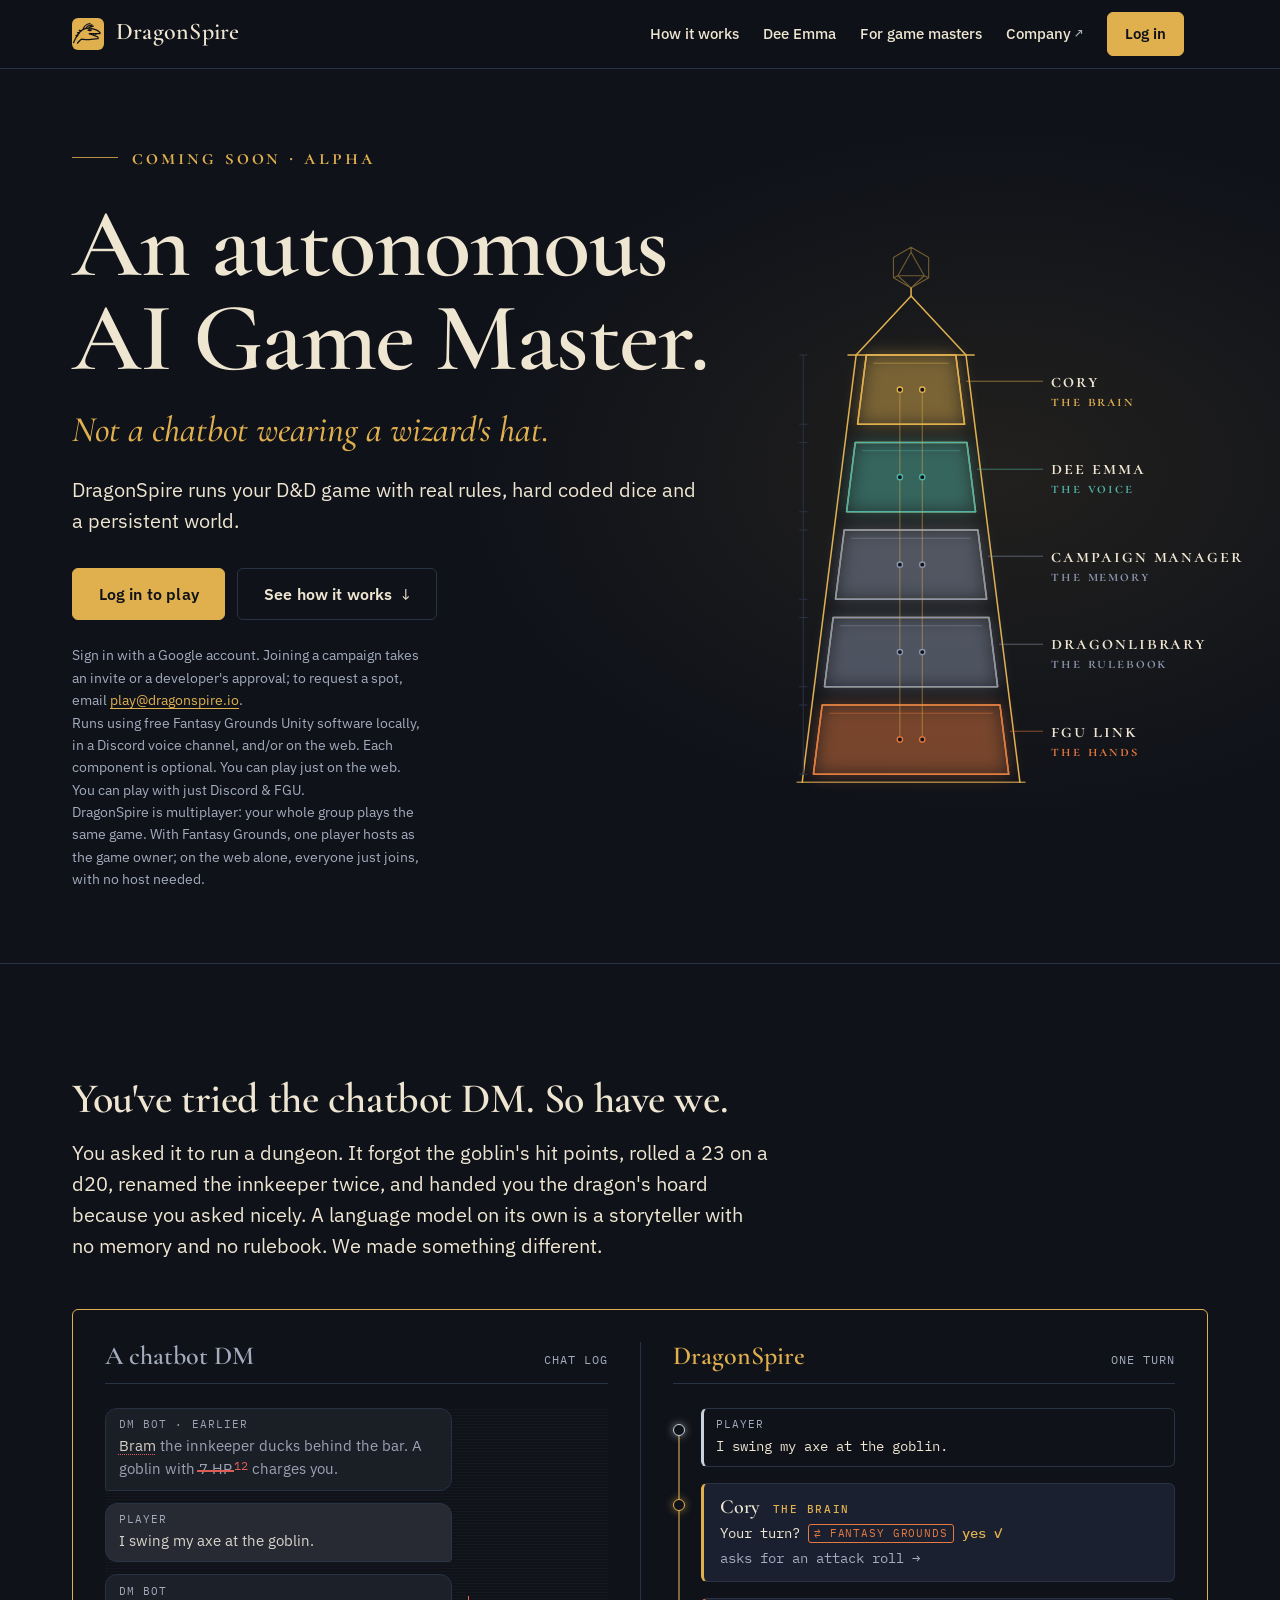
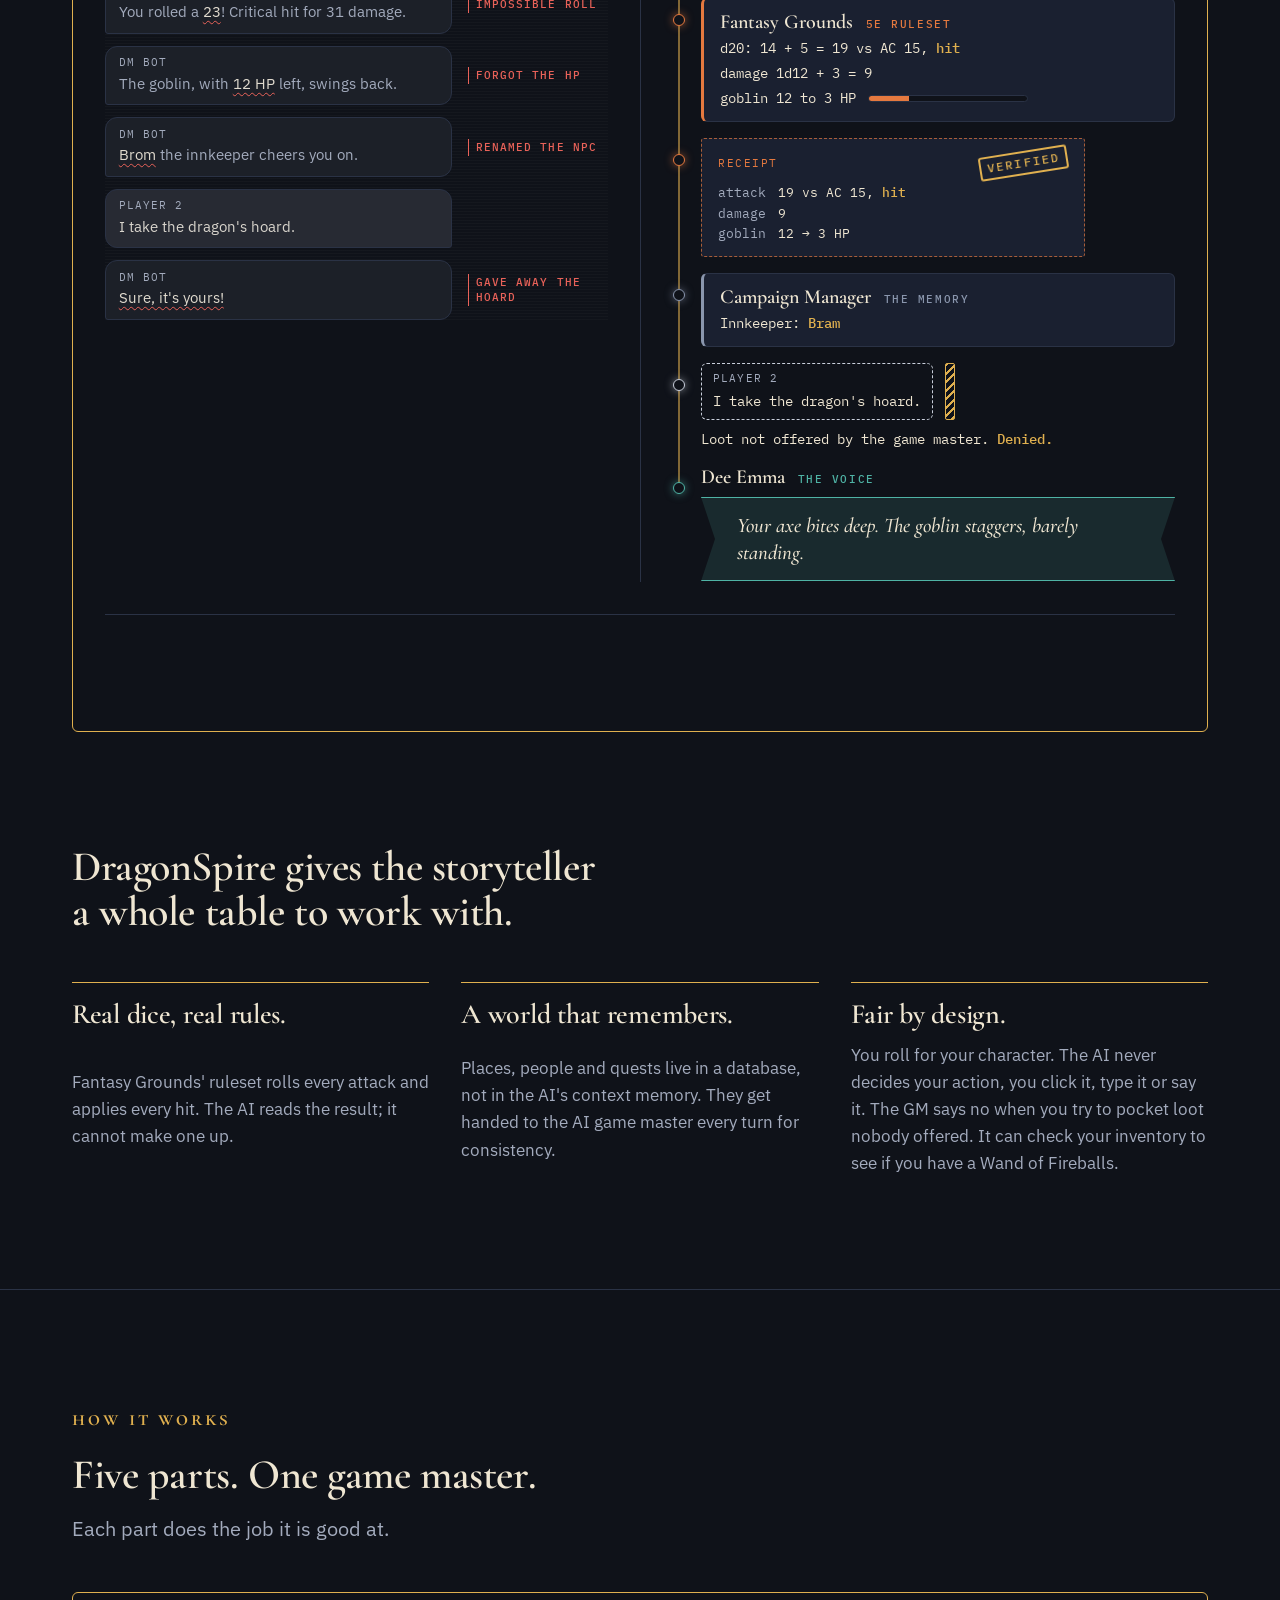
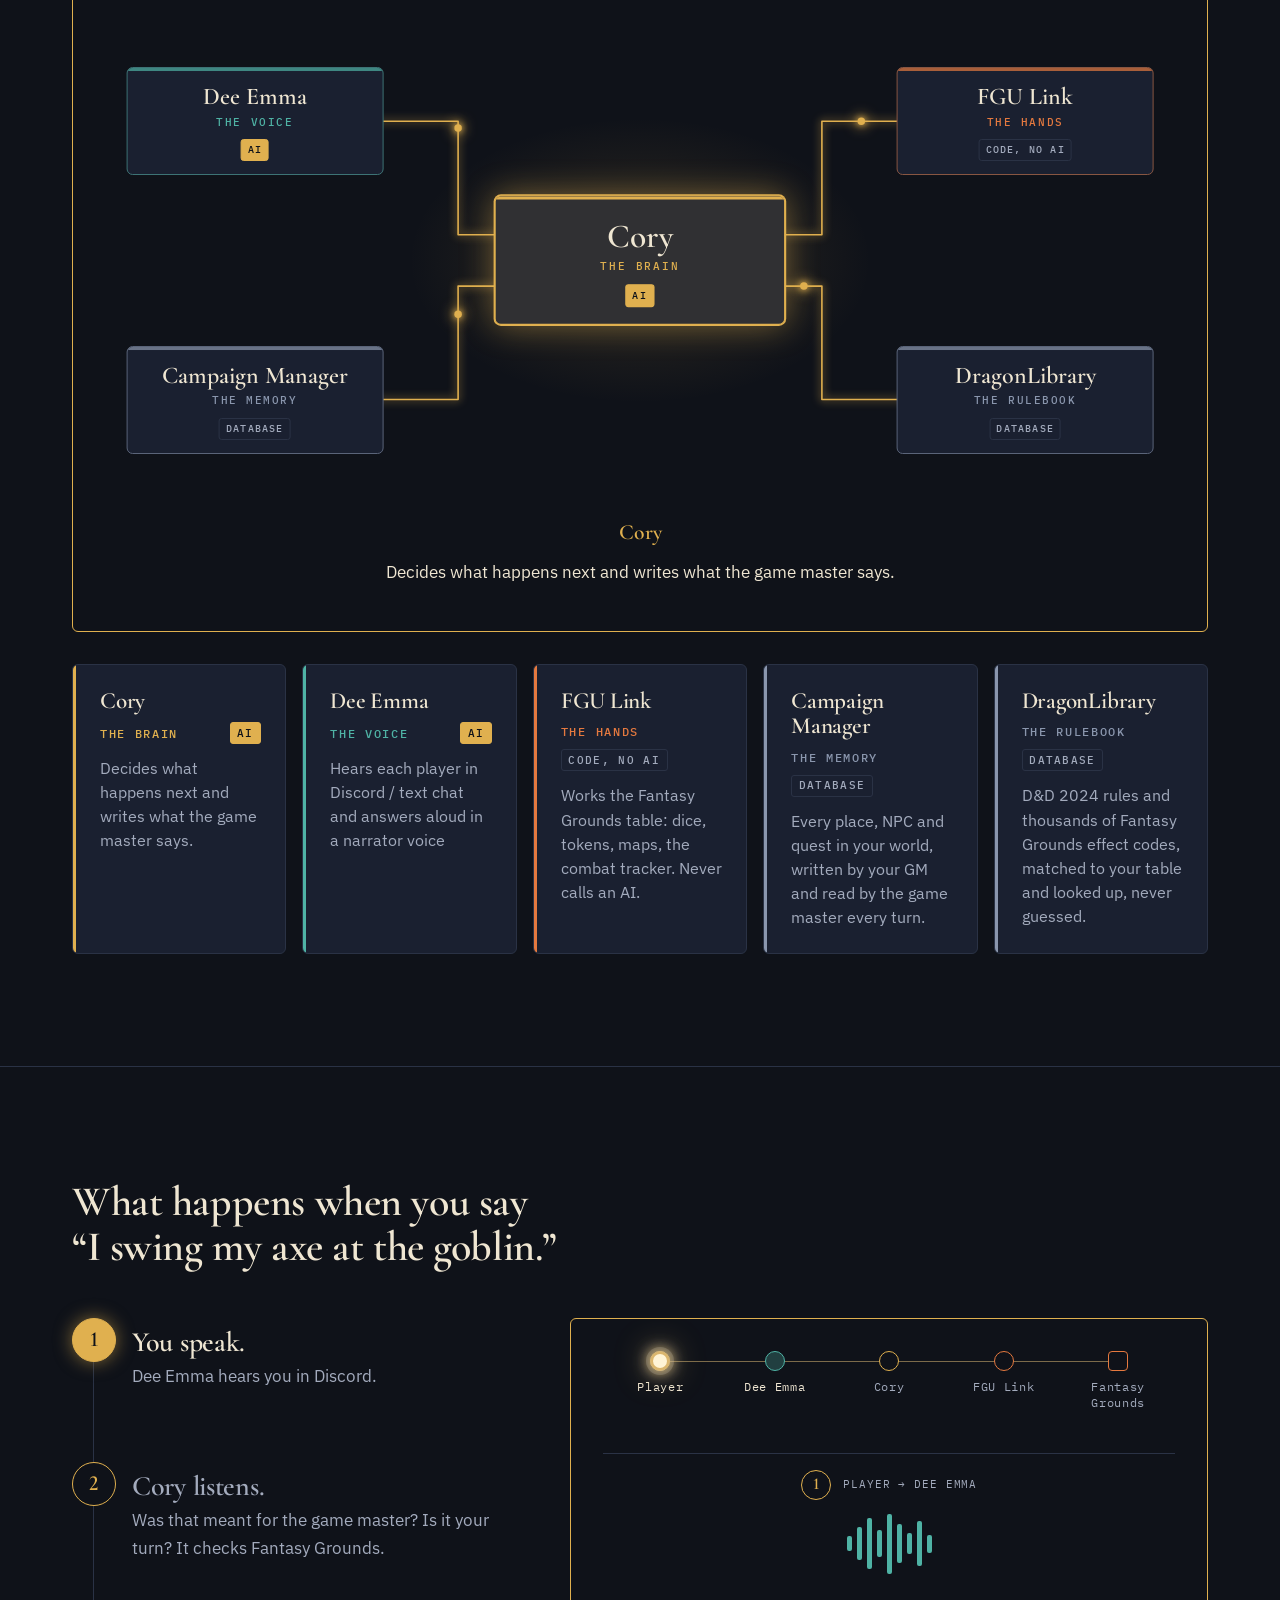
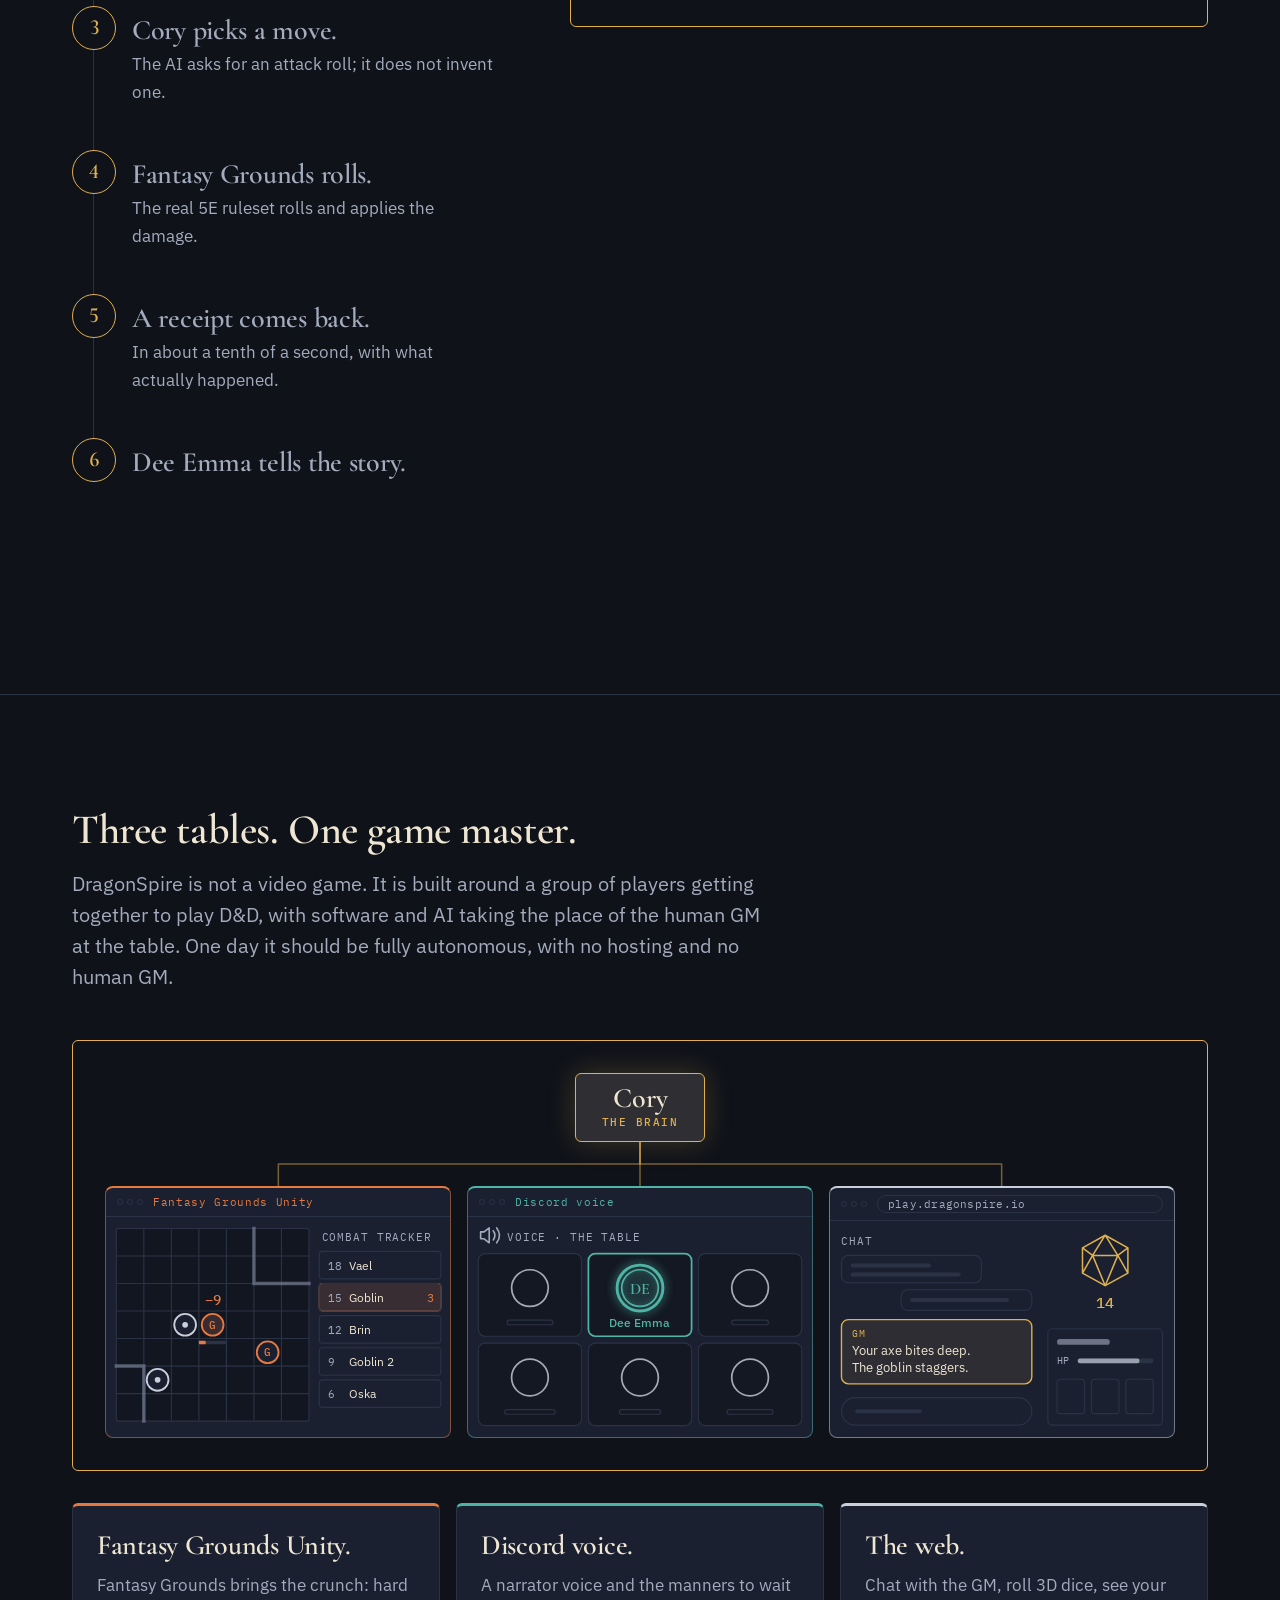
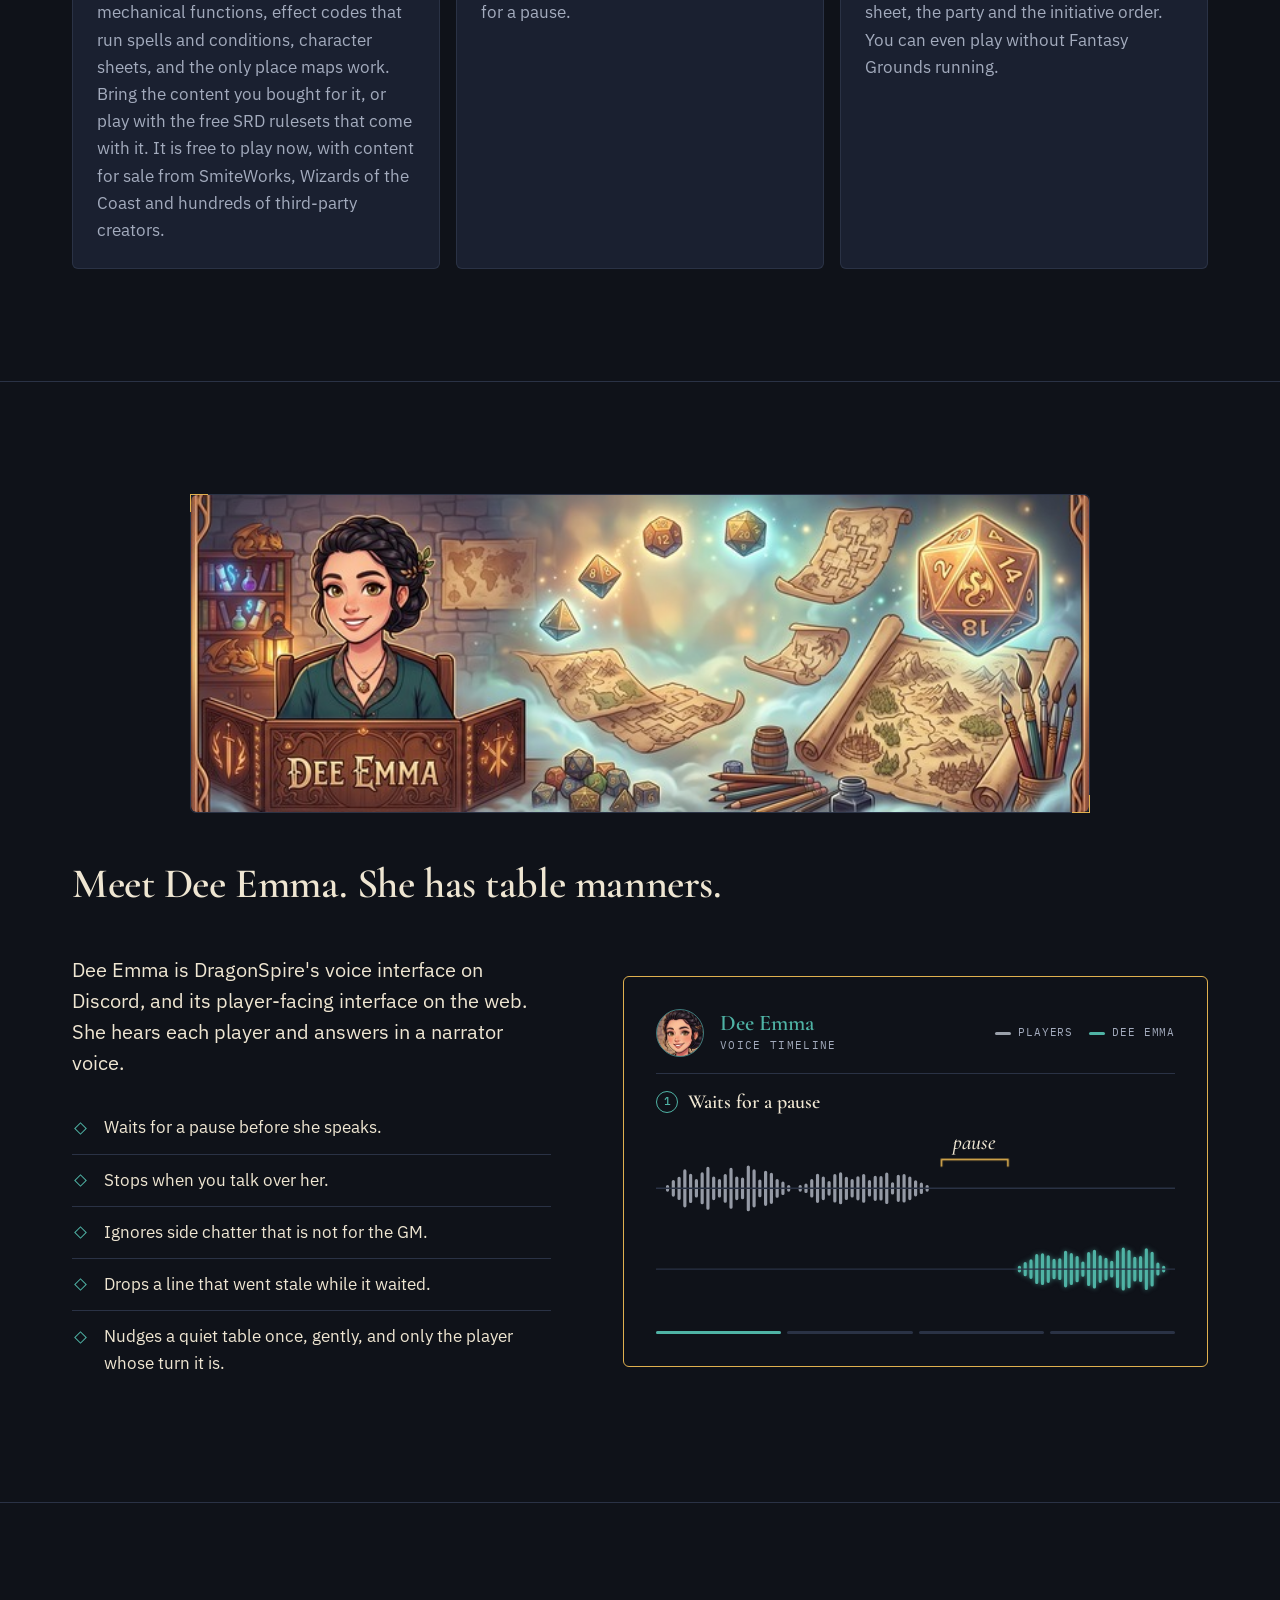
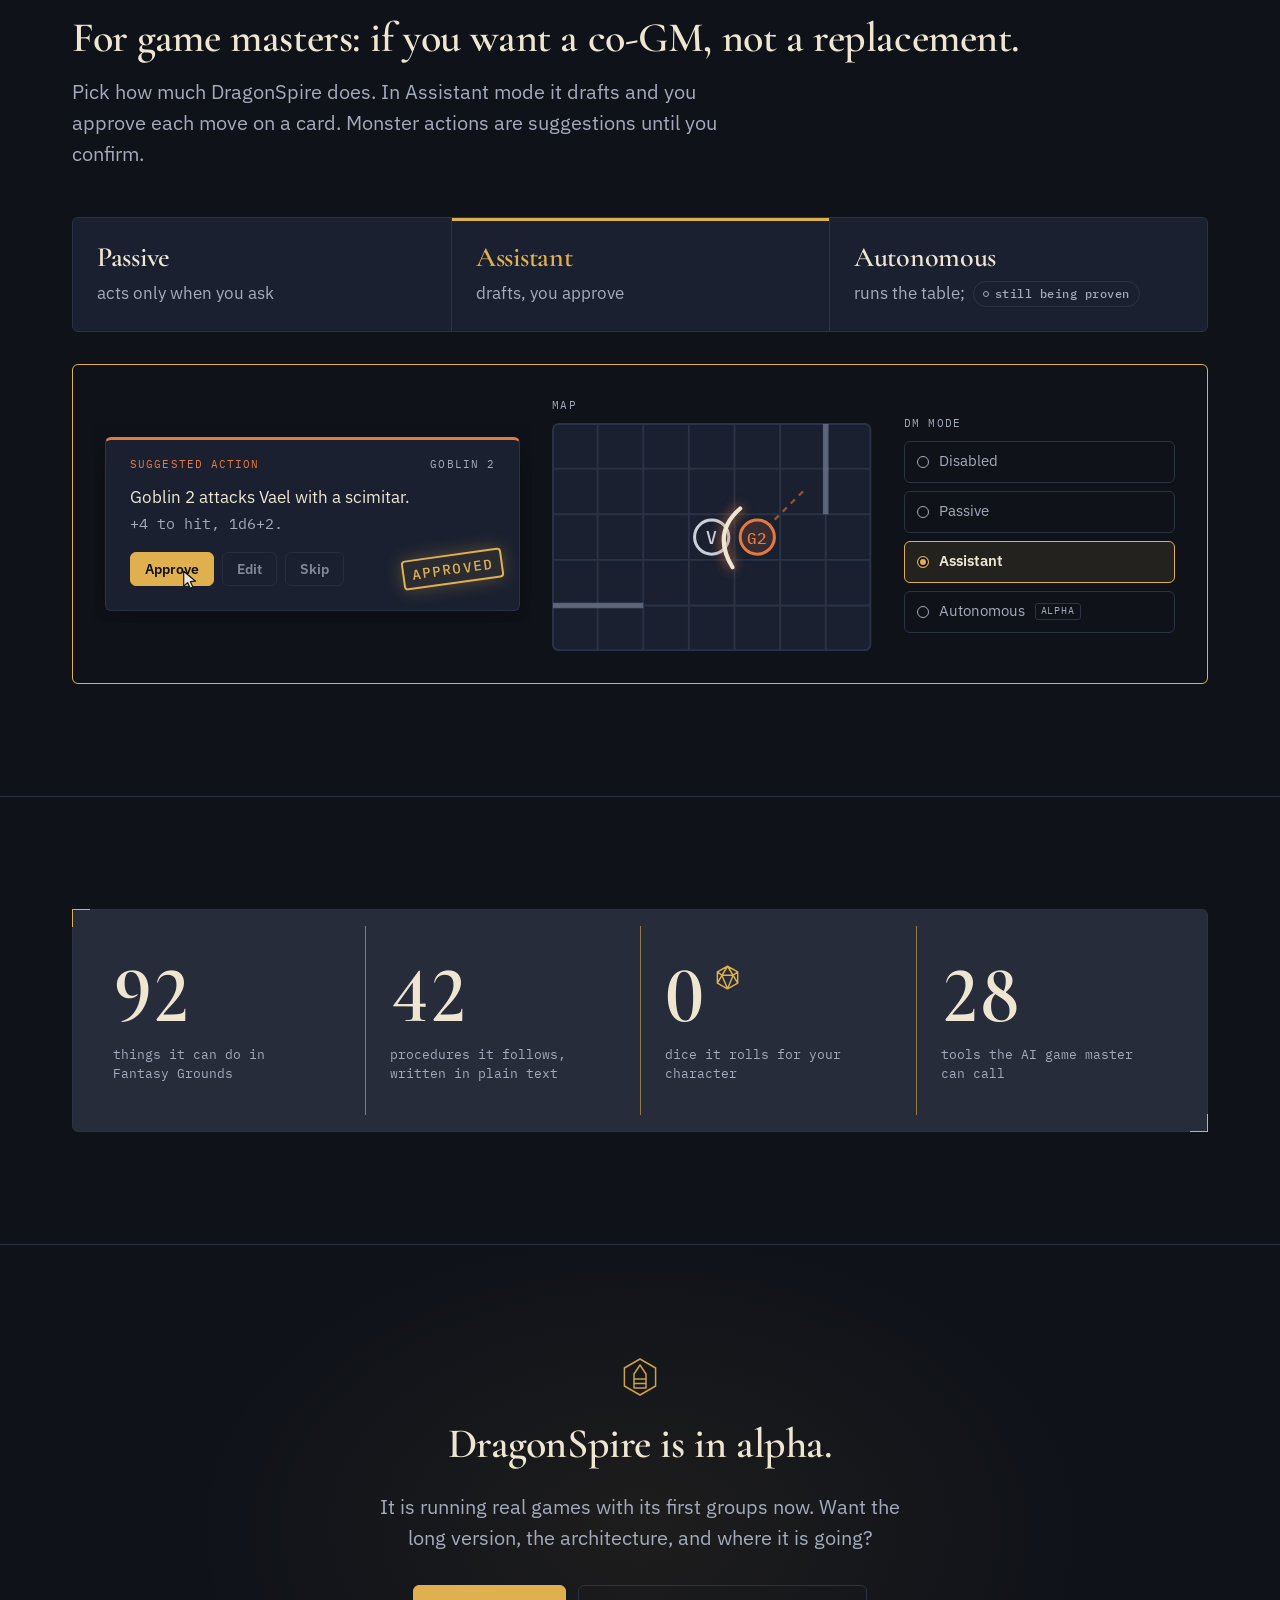
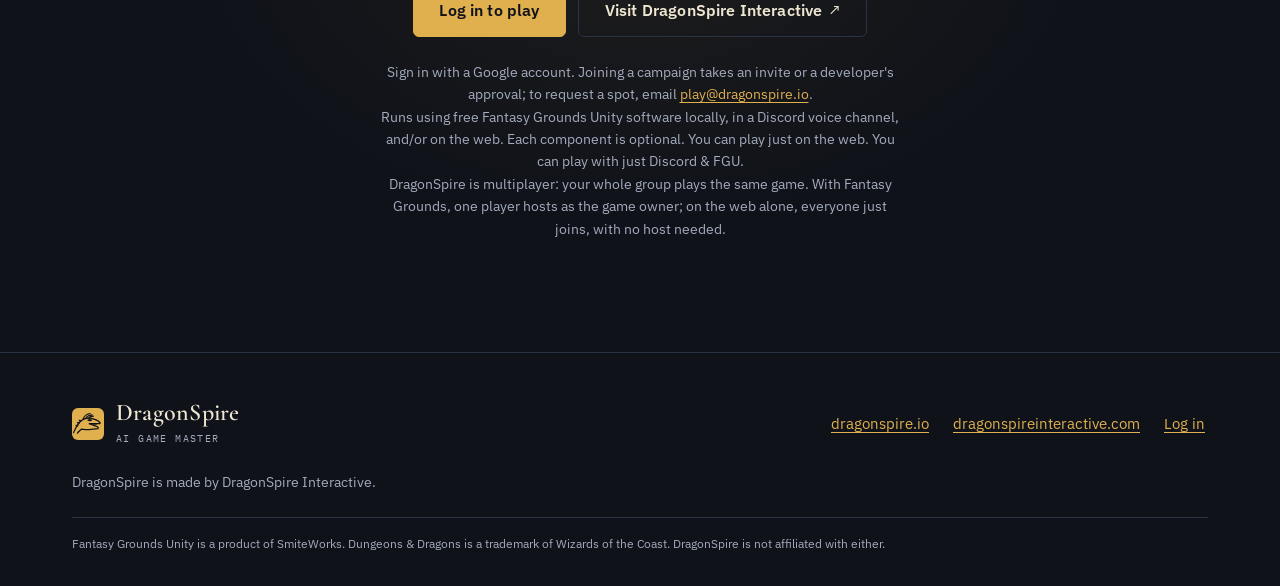
<file: index.html>
<!doctype html>
<html lang="en">
<head>
<meta charset="utf-8">
<meta name="viewport" content="width=device-width, initial-scale=1">
<title>DragonSpire · AI Game Master</title>
<meta name="description" content="DragonSpire runs your D&amp;D game with real rules, hard coded dice and a persistent world.">
<meta name="theme-color" content="#0F1219">
<link rel="icon" type="image/svg+xml" href="assets/icons/favicon.svg">
<link rel="icon" href="assets/icons/favicon.ico" sizes="48x48">
<link rel="apple-touch-icon" href="assets/icons/apple-touch-icon.png">
<link rel="manifest" href="assets/icons/manifest.webmanifest">
<script>document.documentElement.classList.add("js")</script>
<link rel="preconnect" href="https://fonts.googleapis.com">
<link rel="preconnect" href="https://fonts.gstatic.com" crossorigin>
<link rel="stylesheet" href="https://fonts.googleapis.com/css2?family=Cormorant+Garamond:ital,wght@0,500;0,600;0,700;1,500&amp;family=IBM+Plex+Mono:wght@400;500&amp;family=IBM+Plex+Sans:wght@400;500;600&amp;display=swap">
<link rel="stylesheet" href="assets/css/ds.css">
<link rel="stylesheet" href="assets/css/components.css">
<link rel="stylesheet" href="assets/css/a1.css">
<link rel="stylesheet" href="assets/css/a2.css">
<link rel="stylesheet" href="assets/css/a3.css">
<link rel="stylesheet" href="assets/css/a4.css">
<link rel="stylesheet" href="assets/css/a5.css">
<link rel="stylesheet" href="assets/css/a6.css">
<link rel="stylesheet" href="assets/css/a7.css">
<link rel="stylesheet" href="assets/css/site.css">
</head>
<body>
<a class="skip-link" href="#main">Skip to content</a>

<!-- 0. Navigation -->
<header class="site-nav">
  <div class="site-nav__inner">
    <a class="logo" href="#top" aria-label="DragonSpire AI Game Master, back to top"><img class="logo__mark" src="assets/icons/favicon.svg" alt="" width="32" height="32"><span><span class="logo__word">DragonSpire</span></span></a>
    <div class="site-nav__tools"><button class="site-nav__toggle" type="button" data-nav-toggle aria-expanded="false" aria-controls="nav-main"><span class="site-nav__bars" aria-hidden="true"></span><span class="site-nav__toggle-text">Menu</span></button></div>
    <nav class="site-nav__menu" id="nav-main" aria-label="Main">
      <ul class="site-nav__links">
        <li><a href="#how">How it works</a></li>
        <li><a href="#dee-emma">Dee Emma</a></li>
        <li><a href="#gm">For game masters</a></li>
        <li><a href="https://dragonspireinteractive.com">Company<span class="site-nav__ext" aria-hidden="true">↗</span></a></li>
      </ul>
      <a class="btn btn--primary site-nav__cta" href="https://play.dragonspire.io">Log in</a>
    </nav>
  </div>
</header>

<main id="main" tabindex="-1">

<!-- 1. Hero -->
<section class="hero" id="top" aria-labelledby="hero-title">
  <div class="container hero__grid">
    <div class="hero__copy">
      <p class="eyebrow">Coming soon · Alpha</p>
      <h1 class="display hero__title" id="hero-title">An autonomous <br>AI Game Master.</h1>
      <p class="hero__sub">Not a chatbot wearing a wizard's hat.</p>
      <p class="lede">DragonSpire runs your D&amp;D game with real rules, hard coded dice and a persistent world.</p>
      <div class="hero__actions">
        <a class="btn btn--primary" href="https://play.dragonspire.io">Log in to play</a>
        <a class="btn btn--secondary" href="#how">See how it works <span class="arrow" aria-hidden="true">↓</span></a>
      </div>
      <p class="hero__where small muted">Sign in with a Google account. Joining a campaign takes an invite or a developer's approval; to request a spot, email <a href="mailto:play@dragonspire.io">play@dragonspire.io</a>.<br>Runs using free Fantasy Grounds Unity software locally, in a Discord voice channel, and/or on the web. Each component is optional. You can play just on the web. You can play with just Discord &amp; FGU.<br>DragonSpire is multiplayer: your whole group plays the same game. With Fantasy Grounds, one player hosts as the game owner; on the web alone, everyone just joins, with no host needed.</p>
    </div>
    <figure class="a1" id="a1-slot" role="img" aria-label="The DragonSpire spire builds itself from the ground up in five chambers, FGU Link (the hands), DragonLibrary (the rulebook), Campaign Manager (the memory), Dee Emma (the voice) and Cory (the brain) at the top, with dots of light travelling between them.">
      <div class="a1__stage" aria-hidden="true">
<svg class="a1-svg" viewBox="0 0 240 556" aria-hidden="true" focusable="false">
<defs><filter id="a1-blur" x="-40%" y="-60%" width="180%" height="220%"><feGaussianBlur stdDeviation="9"/></filter></defs>
<g class="a1-frame">
<path class="a1-ln a1-ln--ground" pathLength="1" d="M8 540 H232"/>
<path class="a1-ln a1-ln--wall" pathLength="1" d="M13 540 L66 120"/>
<path class="a1-ln a1-ln--wall" pathLength="1" d="M227 540 L174 120"/>
<g class="a1-dim">
<path d="M14 532 V120"/>
<path d="M10 532 H18 M10 464 H18"/>
<path d="M10 446 H18 M10 378 H18"/>
<path d="M10 360 H18 M10 292 H18"/>
<path d="M10 274 H18 M10 206 H18"/>
<path d="M10 188 H18 M10 120 H18"/>
</g>
</g>
<g class="a1-roof">
<path class="a1-ln" pathLength="1" d="M58 120 H182"/>
<path class="a1-ln" pathLength="1" d="M66 120 L120 62 L174 120"/>
<path class="a1-ln" pathLength="1" d="M120 62 V54"/>
</g>
<g class="a1-d20"><g class="a1-d20__spin">
<path d="M120 14 L137.3 24 V44 L120 54 L102.7 44 V24 Z M120 19 L107 42 H133 Z M120 19 V14 M107 42 L102.7 44 M133 42 L137.3 44 M107 42 L120 54 L133 42"/>
</g></g>
<g class="a1-ch p-fgu" style="--i:0">
  <path class="a1-ch__glow" d="M24 532 L32.6 464 H207.4 L216 532 Z" filter="url(#a1-blur)"/>
  <path class="a1-ch__fill" d="M24 532 L32.6 464 H207.4 L216 532 Z"/>
  <path class="a1-ch__draw" pathLength="1" d="M24 532 L32.6 464 H207.4 L216 532 Z"/>
  <path class="a1-ch__lit" d="M24 532 L32.6 464 H207.4 L216 532 Z"/>
  <path class="a1-ch__band" d="M39.6 472 H200.4"/>
</g>
<g class="a1-ch p-library" style="--i:1">
  <path class="a1-ch__glow" d="M34.9 446 L43.4 378 H196.6 L205.1 446 Z" filter="url(#a1-blur)"/>
  <path class="a1-ch__fill" d="M34.9 446 L43.4 378 H196.6 L205.1 446 Z"/>
  <path class="a1-ch__draw" pathLength="1" d="M34.9 446 L43.4 378 H196.6 L205.1 446 Z"/>
  <path class="a1-ch__lit" d="M34.9 446 L43.4 378 H196.6 L205.1 446 Z"/>
  <path class="a1-ch__band" d="M50.4 386 H189.6"/>
</g>
<g class="a1-ch p-cm" style="--i:2">
  <path class="a1-ch__glow" d="M45.7 360 L54.3 292 H185.7 L194.3 360 Z" filter="url(#a1-blur)"/>
  <path class="a1-ch__fill" d="M45.7 360 L54.3 292 H185.7 L194.3 360 Z"/>
  <path class="a1-ch__draw" pathLength="1" d="M45.7 360 L54.3 292 H185.7 L194.3 360 Z"/>
  <path class="a1-ch__lit" d="M45.7 360 L54.3 292 H185.7 L194.3 360 Z"/>
  <path class="a1-ch__band" d="M61.3 300 H178.7"/>
</g>
<g class="a1-ch p-dee" style="--i:3">
  <path class="a1-ch__glow" d="M56.6 274 L65.1 206 H174.9 L183.4 274 Z" filter="url(#a1-blur)"/>
  <path class="a1-ch__fill" d="M56.6 274 L65.1 206 H174.9 L183.4 274 Z"/>
  <path class="a1-ch__draw" pathLength="1" d="M56.6 274 L65.1 206 H174.9 L183.4 274 Z"/>
  <path class="a1-ch__lit" d="M56.6 274 L65.1 206 H174.9 L183.4 274 Z"/>
  <path class="a1-ch__band" d="M72.1 214 H167.9"/>
</g>
<g class="a1-ch p-cory" style="--i:4">
  <path class="a1-ch__glow" d="M67.4 188 L76 120 H164 L172.6 188 Z" filter="url(#a1-blur)"/>
  <path class="a1-ch__fill" d="M67.4 188 L76 120 H164 L172.6 188 Z"/>
  <path class="a1-ch__draw" pathLength="1" d="M67.4 188 L76 120 H164 L172.6 188 Z"/>
  <path class="a1-ch__lit" d="M67.4 188 L76 120 H164 L172.6 188 Z"/>
  <path class="a1-ch__band" d="M83 128 H157"/>
</g>
<g class="a1-rails">
<path class="a1-rail" style="--i:1" pathLength="1" d="M109 498.0 V412.0 M131 412.0 V498.0"/>
<path class="a1-rail" style="--i:2" pathLength="1" d="M109 412.0 V326.0 M131 326.0 V412.0"/>
<path class="a1-rail" style="--i:3" pathLength="1" d="M109 326.0 V240.0 M131 240.0 V326.0"/>
<path class="a1-rail" style="--i:4" pathLength="1" d="M109 240.0 V154.0 M131 154.0 V240.0"/>
</g>
<g class="a1-ports">
<g class="p-fgu" style="--i:0"><circle class="a1-port" cx="109" cy="498.0" r="2.6"/><circle class="a1-port" cx="131" cy="498.0" r="2.6"/></g>
<g class="p-library" style="--i:1"><circle class="a1-port" cx="109" cy="412.0" r="2.6"/><circle class="a1-port" cx="131" cy="412.0" r="2.6"/></g>
<g class="p-cm" style="--i:2"><circle class="a1-port" cx="109" cy="326.0" r="2.6"/><circle class="a1-port" cx="131" cy="326.0" r="2.6"/></g>
<g class="p-dee" style="--i:3"><circle class="a1-port" cx="109" cy="240.0" r="2.6"/><circle class="a1-port" cx="131" cy="240.0" r="2.6"/></g>
<g class="p-cory" style="--i:4"><circle class="a1-port" cx="109" cy="154.0" r="2.6"/><circle class="a1-port" cx="131" cy="154.0" r="2.6"/></g>
</g>
<g class="a1-dots">
<circle class="a1-dot a1-dot--up" cx="109" cy="0" r="2.6" style="animation-delay:0s"/>
<circle class="a1-dot a1-dot--up" cx="109" cy="0" r="2.6" style="animation-delay:-2.1s"/>
<circle class="a1-dot a1-dot--dn" cx="131" cy="0" r="2.6" style="animation-delay:-1.0s"/>
<circle class="a1-dot a1-dot--dn" cx="131" cy="0" r="2.6" style="animation-delay:-3.1s"/>
<circle class="a1-dot a1-dot--up" cx="109" cy="0" r="2.6" style="animation-delay:-3.6s"/>
</g>
</svg>
<ol class="a1-labels">
<li class="a1-label p-fgu" style="--i:0;--y:89.57%;--edge:0.8821"><span class="a1-label__name">FGU Link</span><span class="a1-label__role">the hands</span></li>
<li class="a1-label p-library" style="--i:1;--y:74.10%;--edge:0.8369"><span class="a1-label__name">DragonLibrary</span><span class="a1-label__role">the rulebook</span></li>
<li class="a1-label p-cm" style="--i:2;--y:58.63%;--edge:0.7917"><span class="a1-label__name">Campaign Manager</span><span class="a1-label__role">the memory</span></li>
<li class="a1-label p-dee" style="--i:3;--y:43.17%;--edge:0.7464"><span class="a1-label__name">Dee Emma</span><span class="a1-label__role">the voice</span></li>
<li class="a1-label p-cory" style="--i:4;--y:27.70%;--edge:0.7012"><span class="a1-label__name">Cory</span><span class="a1-label__role">the brain</span></li>
</ol>
      </div>
    </figure>
  </div>
</section>

<!-- 2. You've tried the chatbot DM -->
<section class="section section--rule" id="chatbot" aria-labelledby="chatbot-title">
  <div class="container">
    <div class="section-head">
      <h2 id="chatbot-title">You've tried the chatbot DM. So have we.</h2>
      <p class="lede">You asked it to run a dungeon. It forgot the goblin's hit points, rolled a 23 on a d20, renamed the innkeeper twice, and handed you the dragon's hoard because you asked nicely. A language model on its own is a storyteller with no memory and no rulebook. We made something different.</p>
    </div>

<figure class="diagram-frame a2" aria-label="The same request, &quot;I swing my axe at the goblin&quot;, given to a chatbot DM and to DragonSpire">
  <div class="diagram-frame__panel">
    <div class="a2__stage">
      <section class="a2__side a2__side--bot a2-scope" data-a2-length="10.6" aria-label="A chatbot DM">
        <header class="a2__head"><p class="a2__title">A chatbot DM</p><p class="label">Chat log</p></header>
        <ol class="a2-chat">
          <li class="a2-msg a2-msg--old"><div class="a2-bubble"><span class="a2-who">DM bot · earlier</span><span class="a2-err a2-err--soft" style="--t:6.7">Bram</span> the innkeeper ducks behind the bar. A goblin with <span class="a2-strike" style="--t:4.5">7 HP</span><span class="a2-ins a2-step" style="--t:4.7">12</span> charges you.</div></li>
          <li class="a2-msg a2-msg--player"><div class="a2-bubble"><span class="a2-who">Player</span><span class="a2-type a2-step" style="--t:0.2">I swing my axe at the goblin.</span></div></li>
          <li class="a2-msg a2-msg--bot"><div class="a2-bubble a2-step a2-glitchin" style="--t:1.9"><span class="a2-who">DM bot</span>You rolled a <span class="a2-err" style="--t:2.6">23</span>! Critical hit for 31 damage.</div><p class="a2-note a2-step" style="--t:2.6">impossible roll</p></li>
          <li class="a2-msg a2-msg--bot"><div class="a2-bubble a2-step a2-glitchin" style="--t:4"><span class="a2-who">DM bot</span>The goblin, with <span class="a2-err" style="--t:4.9">12 HP</span> left, swings back.</div><p class="a2-note a2-step" style="--t:4.9">forgot the HP</p></li>
          <li class="a2-msg a2-msg--bot"><div class="a2-bubble a2-step a2-glitchin" style="--t:6.1"><span class="a2-who">DM bot</span><span class="a2-err" style="--t:6.7">Brom</span> the innkeeper cheers you on.</div><p class="a2-note a2-step" style="--t:6.7">renamed the NPC</p></li>
          <li class="a2-msg a2-msg--player"><div class="a2-bubble a2-step" style="--t:8"><span class="a2-who">Player 2</span>I take the dragon's hoard.</div></li>
          <li class="a2-msg a2-msg--bot"><div class="a2-bubble a2-step a2-glitchin" style="--t:8.8"><span class="a2-who">DM bot</span><span class="a2-err" style="--t:9.4">Sure, it's yours!</span></div><p class="a2-note a2-step" style="--t:9.4">gave away the hoard</p></li>
        </ol>
      </section>
      <section class="a2__side a2__side--ds a2-scope" data-a2-length="13.2" aria-label="DragonSpire">
        <header class="a2__head"><p class="a2__title">DragonSpire</p><p class="label">One turn</p></header>
        <ol class="a2-flow">
          <li style="--t:0;--tn:1.9"><div class="a2-input"><span class="a2-who">Player</span><span class="a2-type a2-step" style="--t:0.2">I swing my axe at the goblin.</span></div></li>
          <li class="p-cory" style="--t:1.9;--tn:3.6"><div class="a2-node a2-step">
            <p class="a2-node__head"><span class="a2-node__name">Cory</span><span class="a2-node__role">The brain</span></p>
            <p class="a2-line a2-step" style="--t:2.4">Your turn? <span class="a2-tag">&#8644; Fantasy Grounds</span> <b>yes &#10003;</b></p>
            <p class="a2-line a2-line--muted a2-step" style="--t:3">asks for an attack roll &rarr;</p>
          </div></li>
          <li class="p-fgu" style="--t:3.6;--tn:6.3"><div class="a2-node a2-step">
            <p class="a2-node__head"><span class="a2-node__name">Fantasy Grounds</span><span class="a2-node__role">5E ruleset</span></p>
            <p class="a2-line a2-step" style="--t:3.9">d20: 14 + 5 = 19 vs AC 15, <b>hit</b></p>
            <p class="a2-line a2-step" style="--t:4.6">damage 1d12 + 3 = 9</p>
            <p class="a2-line a2-hp a2-step" style="--t:5.3"><span>goblin 12 to 3 HP</span><span class="a2-hp__bar" aria-hidden="true"><span class="a2-hp__fill a2-step" style="--t:5.5"></span></span></p>
          </div></li>
          <li class="p-fgu" style="--t:6.3;--tn:7.4"><div class="a2-receipt a2-step">
            <p class="a2-receipt__head"><span>Receipt</span><span class="a2-stamp a2-step" style="--t:6.75">Verified</span></p>
            <dl><dt>attack</dt><dd>19 vs AC 15, <b>hit</b></dd><dt>damage</dt><dd>9</dd><dt>goblin</dt><dd>12 &rarr; 3 HP</dd></dl>
          </div></li>
          <li class="p-cm" style="--t:7.4;--tn:8.4"><div class="a2-node a2-step">
            <p class="a2-node__head"><span class="a2-node__name">Campaign Manager</span><span class="a2-node__role">The memory</span></p>
            <p class="a2-line">Innkeeper: <b>Bram</b></p>
          </div></li>
          <li style="--t:8.4;--tn:10.3">
            <div class="a2-loot"><div class="a2-claim a2-step"><span class="a2-who">Player 2</span>I take the dragon's hoard.</div><span class="a2-wall a2-step" style="--t:8.3" aria-hidden="true"></span></div>
            <p class="a2-deny a2-step" style="--t:9.3">Loot not offered by the game master. <strong>Denied.</strong></p>
          </li>
          <li class="p-dee" style="--t:10.3"><div class="a2-voice">
            <p class="a2-node__head a2-step"><span class="a2-node__name">Dee Emma</span><span class="a2-node__role">The voice</span></p>
            <p class="a2-ribbon a2-step" style="--t:10.6"><span class="a2-ribbon__text a2-step" style="--t:11">Your axe bites deep. The goblin staggers, barely standing.</span></p>
          </div></li>
        </ol>
      </section>
    </div>
    <div class="a2__foot a2-scope" data-a2-length="13.2">
      <p class="a2__caption"></p>
      <button class="btn btn--secondary a2-replay" type="button">Replay <span aria-hidden="true">&#8635;</span></button>
    </div>
  </div>
</figure>

    <div class="answer">
      <h2 class="answer__title">DragonSpire gives the storyteller a whole table to work with.</h2>
      <ul class="points">
        <li class="point"><h3 class="point__title">Real dice, real rules.</h3><p class="point__text">Fantasy Grounds' ruleset rolls every attack and applies every hit. The AI reads the result; it cannot make one up.</p></li>
        <li class="point"><h3 class="point__title">A world that remembers.</h3><p class="point__text">Places, people and quests live in a database, not in the AI's context memory. They get handed to the AI game master every turn for consistency.</p></li>
        <li class="point"><h3 class="point__title">Fair by design.</h3><p class="point__text">You roll for your character. The AI never decides your action, you click it, type it or say it. The GM says no when you try to pocket loot nobody offered. It can check your inventory to see if you have a Wand of Fireballs.</p></li>
      </ul>
    </div>
  </div>
</section>

<!-- 3. How it works -->
<section class="section section--rule" id="how" aria-labelledby="how-title">
  <div class="container">
    <div class="section-head">
      <p class="eyebrow">How it works</p>
      <h2 id="how-title">Five parts. One game master.</h2>
      <p class="lede">Each part does the job it is good at.</p>
    </div>
<figure class="diagram-frame a3" id="a3-slot" aria-label="DragonSpire's five parts as connected chambers: Cory, the brain, in the centre, wired to Dee Emma, FGU Link, Campaign Manager and DragonLibrary">
  <div class="diagram-frame__panel">
    <div class="a3__stage">
<svg class="a3-wires a3-wires--wide" viewBox="0 0 1000 440" aria-hidden="true" focusable="false">
<path class="a3-wire" data-a3="dee" d="M140 90 H330 V196 H500"/>
<path class="a3-wire" data-a3="fgu" d="M860 90 H670 V196 H500"/>
<path class="a3-wire" data-a3="cm" d="M140 350 H330 V244 H500"/>
<path class="a3-wire" data-a3="lib" d="M860 350 H670 V244 H500"/>
<circle class="a3-dot" r="3.5"><animateMotion dur="3.6s" begin="-0.0s" repeatCount="indefinite" path="M140 90 H330 V196 H500"/></circle>
<circle class="a3-dot" r="3.5"><animateMotion dur="3.6s" begin="-1.8s" repeatCount="indefinite" keyPoints="1;0" keyTimes="0;1" calcMode="linear" path="M140 90 H330 V196 H500"/></circle>
<circle class="a3-dot" r="3.5"><animateMotion dur="3.6s" begin="-0.9s" repeatCount="indefinite" path="M860 90 H670 V196 H500"/></circle>
<circle class="a3-dot" r="3.5"><animateMotion dur="3.6s" begin="-2.7s" repeatCount="indefinite" keyPoints="1;0" keyTimes="0;1" calcMode="linear" path="M860 90 H670 V196 H500"/></circle>
<circle class="a3-dot" r="3.5"><animateMotion dur="3.6s" begin="-1.8s" repeatCount="indefinite" path="M140 350 H330 V244 H500"/></circle>
<circle class="a3-dot" r="3.5"><animateMotion dur="3.6s" begin="-3.6s" repeatCount="indefinite" keyPoints="1;0" keyTimes="0;1" calcMode="linear" path="M140 350 H330 V244 H500"/></circle>
<circle class="a3-dot" r="3.5"><animateMotion dur="3.6s" begin="-2.7s" repeatCount="indefinite" path="M860 350 H670 V244 H500"/></circle>
<circle class="a3-dot" r="3.5"><animateMotion dur="3.6s" begin="-4.5s" repeatCount="indefinite" keyPoints="1;0" keyTimes="0;1" calcMode="linear" path="M860 350 H670 V244 H500"/></circle>
</svg>
<svg class="a3-wires a3-wires--tall" viewBox="0 0 360 560" aria-hidden="true" focusable="false">
<path class="a3-wire" data-a3="dee" d="M90 78 V280"/>
<path class="a3-wire" data-a3="fgu" d="M270 78 V280"/>
<path class="a3-wire" data-a3="cm" d="M90 482 V280"/>
<path class="a3-wire" data-a3="lib" d="M270 482 V280"/>
<circle class="a3-dot" r="3.2"><animateMotion dur="2.4s" begin="-0.0s" repeatCount="indefinite" path="M90 78 V280"/></circle>
<circle class="a3-dot" r="3.2"><animateMotion dur="2.4s" begin="-1.2s" repeatCount="indefinite" keyPoints="1;0" keyTimes="0;1" calcMode="linear" path="M90 78 V280"/></circle>
<circle class="a3-dot" r="3.2"><animateMotion dur="2.4s" begin="-0.9s" repeatCount="indefinite" path="M270 78 V280"/></circle>
<circle class="a3-dot" r="3.2"><animateMotion dur="2.4s" begin="-2.1s" repeatCount="indefinite" keyPoints="1;0" keyTimes="0;1" calcMode="linear" path="M270 78 V280"/></circle>
<circle class="a3-dot" r="3.2"><animateMotion dur="2.4s" begin="-1.8s" repeatCount="indefinite" path="M90 482 V280"/></circle>
<circle class="a3-dot" r="3.2"><animateMotion dur="2.4s" begin="-3.0s" repeatCount="indefinite" keyPoints="1;0" keyTimes="0;1" calcMode="linear" path="M90 482 V280"/></circle>
<circle class="a3-dot" r="3.2"><animateMotion dur="2.4s" begin="-2.7s" repeatCount="indefinite" path="M270 482 V280"/></circle>
<circle class="a3-dot" r="3.2"><animateMotion dur="2.4s" begin="-3.9s" repeatCount="indefinite" keyPoints="1;0" keyTimes="0;1" calcMode="linear" path="M270 482 V280"/></circle>
</svg>
      <button type="button" class="a3-ch p-cory" data-a3="cory"><span class="a3-ch__name">Cory</span> <span class="a3-ch__role">the brain</span> <span class="badge badge--ai a3-ch__badge">AI</span></button>
      <button type="button" class="a3-ch p-dee" data-a3="dee"><span class="a3-ch__name">Dee Emma</span> <span class="a3-ch__role">the voice</span> <span class="badge badge--ai a3-ch__badge">AI</span></button>
      <button type="button" class="a3-ch p-fgu" data-a3="fgu"><span class="a3-ch__name">FGU Link</span> <span class="a3-ch__role">the hands</span> <span class="badge a3-ch__badge">CODE, NO AI</span></button>
      <button type="button" class="a3-ch p-cm" data-a3="cm"><span class="a3-ch__name">Campaign Manager</span> <span class="a3-ch__role">the memory</span> <span class="badge a3-ch__badge">DATABASE</span></button>
      <button type="button" class="a3-ch p-library" data-a3="lib"><span class="a3-ch__name">DragonLibrary</span> <span class="a3-ch__role">the rulebook</span> <span class="badge a3-ch__badge">DATABASE</span></button>
    </div>
    <ul class="a3-caps">
      <li class="a3-cap p-cory" data-a3="cory"><span class="a3-cap__name">Cory</span> <span class="a3-cap__text">Decides what happens next and writes what the game master says.</span></li>
      <li class="a3-cap p-dee" data-a3="dee"><span class="a3-cap__name">Dee Emma</span> <span class="a3-cap__text">Hears each player in Discord / text chat and answers aloud in a narrator voice</span></li>
      <li class="a3-cap p-fgu" data-a3="fgu"><span class="a3-cap__name">FGU Link</span> <span class="a3-cap__text">Rolls, moves tokens and runs the combat tracker with Fantasy Grounds' own rules.</span></li>
      <li class="a3-cap p-cm" data-a3="cm"><span class="a3-cap__name">Campaign Manager</span> <span class="a3-cap__text">Every place, NPC and quest your GM writes, handed to the game master every turn.</span></li>
      <li class="a3-cap p-library" data-a3="lib"><span class="a3-cap__name">DragonLibrary</span> <span class="a3-cap__text">D&amp;D 2024 rules and thousands of Fantasy Grounds effect codes, matched to your table.</span></li>
    </ul>
  </div>
</figure>
      <ul class="part-grid parts-row">
        <li class="part-card p-cory"><h3 class="part-card__name">Cory</h3>
          <div class="part-card__meta"><p class="part-card__role">The brain</p><span class="badge badge--ai">AI</span></div>
          <p class="part-card__copy">Decides what happens next and writes what the game master says.</p></li>
        <li class="part-card p-dee"><h3 class="part-card__name">Dee Emma</h3>
          <div class="part-card__meta"><p class="part-card__role">The voice</p><span class="badge badge--ai">AI</span></div>
          <p class="part-card__copy">Hears each player in Discord / text chat and answers aloud in a narrator voice</p></li>
        <li class="part-card p-fgu"><h3 class="part-card__name">FGU Link</h3>
          <div class="part-card__meta"><p class="part-card__role">The hands</p><span class="badge">Code, no AI</span></div>
          <p class="part-card__copy">Works the Fantasy Grounds table: dice, tokens, maps, the combat tracker. Never calls an AI.</p></li>
        <li class="part-card p-cm"><h3 class="part-card__name">Campaign Manager</h3>
          <div class="part-card__meta"><p class="part-card__role">The memory</p><span class="badge">Database</span></div>
          <p class="part-card__copy">Every place, NPC and quest in your world, written by your GM and read by the game master every turn.</p></li>
        <li class="part-card p-library"><h3 class="part-card__name">DragonLibrary</h3>
          <div class="part-card__meta"><p class="part-card__role">The rulebook</p><span class="badge">Database</span></div>
          <p class="part-card__copy">D&amp;D 2024 rules and thousands of Fantasy Grounds effect codes, matched to your table and looked up, never guessed.</p></li>
      </ul>
  </div>
</section>

<!-- 4. One swing of the axe -->
<section class="section section--rule" id="axe" aria-labelledby="axe-title">
  <div class="container">
    <div class="section-head">
      <h2 id="axe-title">What happens when you say “I swing my axe at the goblin.”</h2>
    </div>
    <div class="split split--axe">
      <ol class="timeline a4-steps" id="axe-steps">
        <li class="timeline__step"><div class="timeline__body"><h3 class="timeline__title">You speak.</h3><p class="timeline__text">Dee Emma hears you in Discord.</p></div></li>
        <li class="timeline__step"><div class="timeline__body"><h3 class="timeline__title">Cory listens.</h3><p class="timeline__text">Was that meant for the game master? Is it your turn? It checks Fantasy Grounds.</p></div></li>
        <li class="timeline__step"><div class="timeline__body"><h3 class="timeline__title">Cory picks a move.</h3><p class="timeline__text">The AI asks for an attack roll; it does not invent one.</p></div></li>
        <li class="timeline__step"><div class="timeline__body"><h3 class="timeline__title">Fantasy Grounds rolls.</h3><p class="timeline__text">The real 5E ruleset rolls and applies the damage.</p></div></li>
        <li class="timeline__step"><div class="timeline__body"><h3 class="timeline__title">A receipt comes back.</h3><p class="timeline__text">In about a tenth of a second, with what actually happened.</p></div></li>
        <li class="timeline__step"><div class="timeline__body"><h3 class="timeline__title">Dee Emma tells the story.</h3></div></li>
      </ol>
      <figure class="diagram-frame a4" id="a4-slot" data-a4-steps="#axe-steps" aria-label="One turn in six beats: from the player to Dee Emma, Cory, FGU Link and Fantasy Grounds, and back as a story">
        <div class="diagram-frame__panel">
          <div class="a4__body">
            <div class="a4-track" aria-hidden="true">
              <ol class="a4-stations">
                <li class="a4-st p-player"><span class="a4-st__dot"></span><span class="a4-st__name">Player</span></li>
                <li class="a4-st p-dee"><span class="a4-st__dot"></span><span class="a4-st__name">Dee Emma</span></li>
                <li class="a4-st p-cory"><span class="a4-st__dot"></span><span class="a4-st__name">Cory</span></li>
                <li class="a4-st p-fgu"><span class="a4-st__dot"></span><span class="a4-st__name">FGU Link</span></li>
                <li class="a4-st p-fgu"><span class="a4-st__dot"></span><span class="a4-st__name">Fantasy Grounds</span></li>
              </ol>
              <span class="a4-token"></span>
            </div>
            <ol class="a4-beats">
        <li class="a4-beat" data-from="0" data-to="1">
          <p class="a4-beat__head"><span class="a4-beat__n">1</span><span class="a4-beat__route">Player <span class="a4-sr">to</span><span aria-hidden="true">&rarr;</span> Dee Emma</span></p>
          <div class="a4-beat__art"><span class="a4-wave" role="img" aria-label="Sound wave"><i></i><i></i><i></i><i></i><i></i><i></i><i></i><i></i><i></i></span></div>
        </li>
        <li class="a4-beat" data-from="1" data-to="2">
          <p class="a4-beat__head"><span class="a4-beat__n">2</span><span class="a4-beat__route">Dee Emma <span class="a4-sr">to</span><span aria-hidden="true">&rarr;</span> Cory</span></p>
          <div class="a4-beat__art"><ul class="a4-ticks"><li>meant for the GM</li><li>your turn</li></ul></div>
        </li>
        <li class="a4-beat" data-from="2" data-to="3">
          <p class="a4-beat__head"><span class="a4-beat__n">3</span><span class="a4-beat__route">Cory <span class="a4-sr">to</span><span aria-hidden="true">&rarr;</span> FGU Link</span></p>
          <div class="a4-beat__art"><p class="a4-card">attack roll</p></div>
        </li>
        <li class="a4-beat" data-from="3" data-to="4">
          <p class="a4-beat__head"><span class="a4-beat__n">4</span><span class="a4-beat__route">FGU Link <span class="a4-sr">to</span><span aria-hidden="true">&rarr;</span> Fantasy Grounds</span></p>
          <div class="a4-beat__art"><div class="a4-roll"><svg class="a4-d20" viewBox="0 0 24 24" aria-hidden="true" focusable="false"><path d="M12 2 L21 7 V17 L12 22 L3 17 V7 Z M12 2 L7 10 H17 Z M7 10 L3 17 M17 10 L21 17 M7 10 L12 22 L17 10 M3 7 L7 10 M21 7 L17 10"/></svg><p class="a4-roll__result">14 + 5 = 19, <b>hit</b>. 9 damage.</p></div></div>
        </li>
        <li class="a4-beat" data-from="4" data-to="2">
          <p class="a4-beat__head"><span class="a4-beat__n">5</span><span class="a4-beat__route">Fantasy Grounds <span class="a4-sr">to</span><span aria-hidden="true">&rarr;</span> Cory</span></p>
          <div class="a4-beat__art"><div class="a4-receipt"><p class="a4-receipt__head">Receipt <span class="a4-timer"><svg viewBox="0 0 16 16" aria-hidden="true" focusable="false"><circle cx="8" cy="9" r="5.5"/><path d="M8 9 V6 M6.5 1.8 H9.5 M8 1.8 V3.5"/></svg>0.1 s</span></p><p>19, hit</p><p>9 damage</p></div></div>
        </li>
        <li class="a4-beat" data-from="2" data-to="1">
          <p class="a4-beat__head"><span class="a4-beat__n">6</span><span class="a4-beat__route">Cory <span class="a4-sr">to</span><span aria-hidden="true">&rarr;</span> Dee Emma</span></p>
          <div class="a4-beat__art"><p class="a4-ribbon">Your axe bites deep. The goblin staggers.</p></div>
        </li>
            </ol>
          </div>
        </div>
      </figure>
    </div>
  </div>
</section>

<!-- 5. Play where you play -->
<section class="section section--rule" id="tables" aria-labelledby="tables-title">
  <div class="container">
    <div class="section-head">
      <h2 id="tables-title">Three tables. One game master.</h2>
      <p class="lede">DragonSpire is not a video game. It is built around a group of players getting together to play D&amp;D, with software and AI taking the place of the human GM at the table. One day it should be fully autonomous, with no hosting and no human GM.</p>
    </div>
<figure class="diagram-frame a5" id="a5-slot" aria-label="One game master at three tables: Cory, the brain, is wired to Fantasy Grounds Unity, where a goblin takes 9 damage and drops from 12 to 3 hit points, to Discord voice, where Dee Emma narrates, and to the web, where a d20 lands and the chat reads &quot;Your axe bites deep. The goblin staggers.&quot;">
  <div class="diagram-frame__panel">
    <div class="a5__stage" aria-hidden="true">
      <p class="a5-cory p-cory"><span class="a5-cory__name">Cory</span><span class="a5-cory__role">the brain</span></p>
      <svg class="a5-wires" viewBox="0 0 1000 48" preserveAspectRatio="none" focusable="false">
        <path class="a5-wire" pathLength="1" d="M500 0 V24 H162 V48"/>
        <path class="a5-wire" pathLength="1" d="M500 0 V48"/>
        <path class="a5-wire" pathLength="1" d="M500 0 V24 H838 V48"/>
        <path class="a5-wire a5-wire--pulse" pathLength="1" d="M500 0 V24 H162 V48"/>
        <path class="a5-wire a5-wire--pulse" pathLength="1" d="M500 0 V48"/>
        <path class="a5-wire a5-wire--pulse" pathLength="1" d="M500 0 V24 H838 V48"/>
      </svg>
      <div class="a5-wins">

        <div class="a5-win p-fgu">
          <p class="a5-win__bar"><span class="a5-win__dots"><i></i><i></i><i></i></span><span class="a5-win__title">Fantasy Grounds Unity</span></p>
          <svg class="a5-art" viewBox="0 0 300 188" focusable="false">
            <rect class="a5-map" x="9" y="10" width="168" height="168" rx="2"/>
            <path class="a5-grid" d="M33 10 V178 M57 10 V178 M81 10 V178 M105 10 V178 M129 10 V178 M153 10 V178 M9 34 H177 M9 58 H177 M9 82 H177 M9 106 H177 M9 130 H177 M9 154 H177"/>
            <path class="a5-wall" d="M129 10 V58 H177 M9 130 H33 V178"/>
            <g class="a5-tok a5-tok--pc"><circle cx="69" cy="94" r="9.5"/><circle class="a5-tok__dot" cx="69" cy="94" r="2.5"/></g>
            <g class="a5-tok a5-tok--pc"><circle cx="45" cy="142" r="9.5"/><circle class="a5-tok__dot" cx="45" cy="142" r="2.5"/></g>
            <g class="a5-tok a5-tok--foe"><circle cx="141" cy="118" r="9.5"/><text class="a5-tok__t" x="141" y="121.5">G</text></g>
            <circle class="a5-hit" cx="93" cy="94" r="13"/>
            <g class="a5-tok a5-tok--foe a5-goblin"><circle class="a5-goblin__body" cx="93" cy="94" r="9.5"/><text class="a5-tok__t" x="93" y="97.5">G</text></g>
            <rect class="a5-hp__track" x="81" y="108" width="24" height="3" rx="1.5"/>
            <rect class="a5-hp__fill" x="81" y="108" width="24" height="3" rx="1.5"/>
            <text class="a5-dmg" x="93" y="77">&minus;9</text>
            <text class="a5-t a5-t--label" x="188" y="21">Combat tracker</text>
            <g class="a5-row"><rect x="186" y="30" width="106" height="24" rx="3"/><text class="a5-t a5-t--num" x="194" y="46">18</text><text class="a5-t" x="212" y="46">Vael</text></g>
            <rect class="a5-row__hl" x="186" y="58" width="106" height="24" rx="3"/>
            <g class="a5-row"><rect x="186" y="58" width="106" height="24" rx="3"/><text class="a5-t a5-t--num" x="194" y="74">15</text><text class="a5-t" x="212" y="74">Goblin</text></g>
            <text class="a5-t a5-t--hp a5-hp-old" x="286" y="74">12</text>
            <text class="a5-t a5-t--hp a5-hp-new" x="286" y="74">3</text>
            <g class="a5-row"><rect x="186" y="86" width="106" height="24" rx="3"/><text class="a5-t a5-t--num" x="194" y="102">12</text><text class="a5-t" x="212" y="102">Brin</text></g>
            <g class="a5-row"><rect x="186" y="114" width="106" height="24" rx="3"/><text class="a5-t a5-t--num" x="194" y="130">9</text><text class="a5-t" x="212" y="130">Goblin 2</text></g>
            <g class="a5-row"><rect x="186" y="142" width="106" height="24" rx="3"/><text class="a5-t a5-t--num" x="194" y="158">6</text><text class="a5-t" x="212" y="158">Oska</text></g>
          </svg>
        </div>

        <div class="a5-win p-dee">
          <p class="a5-win__bar"><span class="a5-win__dots"><i></i><i></i><i></i></span><span class="a5-win__title">Discord voice</span></p>
          <svg class="a5-art" viewBox="0 0 300 188" focusable="false">
            <path class="a5-spk" d="M11 13 H14 L18.5 9.5 V22.5 L14 19 H11 Z M22 12 Q25 16 22 20 M25 9.5 Q30 16 25 22.5"/>
            <text class="a5-t a5-t--label" x="34" y="20.5">voice · the table</text>
            <g class="a5-tile"><rect x="9" y="32" width="90" height="72" rx="6"/><circle class="a5-av" cx="54" cy="62" r="16"/><rect class="a5-name" x="34" y="90" width="40" height="4" rx="2"/></g>
            <g class="a5-tile"><rect x="201" y="32" width="90" height="72" rx="6"/><circle class="a5-av" cx="246" cy="62" r="16"/><rect class="a5-name" x="230" y="90" width="32" height="4" rx="2"/></g>
            <g class="a5-tile"><rect x="9" y="110" width="90" height="72" rx="6"/><circle class="a5-av" cx="54" cy="140" r="16"/><rect class="a5-name" x="32" y="168" width="44" height="4" rx="2"/></g>
            <g class="a5-tile"><rect x="105" y="110" width="90" height="72" rx="6"/><circle class="a5-av" cx="150" cy="140" r="16"/><rect class="a5-name" x="132" y="168" width="36" height="4" rx="2"/></g>
            <g class="a5-tile"><rect x="201" y="110" width="90" height="72" rx="6"/><circle class="a5-av" cx="246" cy="140" r="16"/><rect class="a5-name" x="226" y="168" width="40" height="4" rx="2"/></g>
            <g class="a5-tile a5-tile--dee"><rect x="105" y="32" width="90" height="72" rx="6"/><circle class="a5-av a5-av--dee" cx="150" cy="62" r="16"/><text class="a5-av__t" x="150" y="67">DE</text><text class="a5-t a5-t--dee" x="150" y="96">Dee Emma</text></g>
            <g class="a5-speak">
              <rect class="a5-speak__tile" x="105" y="32" width="90" height="72" rx="6"/>
              <circle class="a5-speak__pulse" cx="150" cy="62" r="20"/>
              <circle class="a5-speak__ring" cx="150" cy="62" r="20"/>
            </g>
          </svg>
        </div>

        <div class="a5-win p-web">
          <p class="a5-win__bar"><span class="a5-win__dots"><i></i><i></i><i></i></span><span class="a5-win__url">play.dragonspire.io</span></p>
          <svg class="a5-art" viewBox="0 0 300 188" focusable="false">
            <text class="a5-t a5-t--label" x="10" y="21">Chat</text>
            <rect class="a5-bub" x="10" y="30" width="122" height="24" rx="6"/><rect class="a5-name" x="18" y="37" width="70" height="3.5" rx="1.75"/><rect class="a5-name" x="18" y="45" width="96" height="3.5" rx="1.75"/>
            <rect class="a5-bub" x="62" y="60" width="114" height="18" rx="6"/><rect class="a5-name" x="70" y="67.25" width="86" height="3.5" rx="1.75"/>
            <g class="a5-say">
              <rect class="a5-say__bub" x="10" y="86" width="166" height="56" rx="6"/>
              <text class="a5-t a5-t--gm" x="19" y="101">GM</text>
              <text class="a5-t a5-t--say" x="19" y="117">Your axe bites deep.</text>
              <text class="a5-t a5-t--say" x="19" y="132">The goblin staggers.</text>
            </g>
            <rect class="a5-bub" x="10" y="154" width="166" height="24" rx="12"/><rect class="a5-name" x="22" y="164.25" width="58" height="3.5" rx="1.75"/>
            <g class="a5-die"><path transform="translate(213.6 8) scale(2.2)" d="M12 2 L21 7 V17 L12 22 L3 17 V7 Z M12 2 L7 10 H17 Z M7 10 L3 17 M17 10 L21 17 M7 10 L12 22 L17 10 M3 7 L7 10 M21 7 L17 10"/></g>
            <text class="a5-die__n" x="240" y="76">14</text>
            <rect class="a5-bub" x="190" y="94" width="100" height="84" rx="4"/>
            <rect class="a5-name a5-name--strong" x="198" y="103" width="46" height="5" rx="2.5"/>
            <text class="a5-t a5-t--tiny" x="198" y="125">HP</text>
            <rect class="a5-hp__track" x="216" y="120" width="66" height="4" rx="2"/>
            <rect class="a5-sheet__hp" x="216" y="120" width="54" height="4" rx="2"/>
            <rect class="a5-box" x="198" y="138" width="24" height="30" rx="3"/><rect class="a5-box" x="228" y="138" width="24" height="30" rx="3"/><rect class="a5-box" x="258" y="138" width="24" height="30" rx="3"/>
          </svg>
        </div>

      </div>
    </div>
  </div>
</figure>
    <ul class="tables">
      <li class="table-card p-fgu"><h3 class="table-card__name">Fantasy Grounds Unity.</h3><p class="table-card__text">Fantasy Grounds brings the crunch: hard mechanical functions, effect codes that run spells and conditions, character sheets, and the only place maps work. Bring the content you bought for it, or play with the free SRD rulesets that come with it. It is free to play now, with content for sale from SmiteWorks, Wizards of the Coast and hundreds of third-party creators.</p></li>
      <li class="table-card p-dee"><h3 class="table-card__name">Discord voice.</h3><p class="table-card__text">A narrator voice and the manners to wait for a pause.</p></li>
      <li class="table-card p-web"><h3 class="table-card__name">The web.</h3><p class="table-card__text">Chat with the GM, roll 3D dice, see your sheet, the party and the initiative order. You can even play without Fantasy Grounds running.</p></li>
    </ul>
  </div>
</section>

<!-- 6. Meet Dee Emma -->
<section class="section section--rule" id="dee-emma" aria-labelledby="dee-title">
  <div class="container">
    <figure class="banner ornate">
      <img src="assets/img/dee_emma_banner.jpg" width="680" height="240" loading="lazy" decoding="async"
        alt="Illustration of Dee Emma, a smiling young woman with dark braided hair, seated behind a carved wooden game master's screen that bears her name, with maps, scrolls and glowing dice floating beside her.">
    </figure>
    <div class="section-head">
      <h2 id="dee-title">Meet Dee Emma. She has table manners.</h2>
    </div>
    <div class="split split--dee">
      <div class="dee__copy">
        <p class="lede">Dee Emma is DragonSpire's voice interface on Discord, and its player-facing interface on the web. She hears each player and answers in a narrator voice.</p>
        <ul class="manners">
          <li>Waits for a pause before she speaks.</li>
          <li>Stops when you talk over her.</li>
          <li>Ignores side chatter that is not for the GM.</li>
          <li>Drops a line that went stale while it waited.</li>
          <li>Nudges a quiet table once, gently, and only the player whose turn it is.</li>
        </ul>
      </div>
      <figure class="diagram-frame a6" id="a6-slot" aria-label="Dee Emma's table manners on a voice timeline: she waits for a pause before speaking, stops when a player talks over her, ignores side chatter like &quot;pizza's here&quot;, and drops a queued line once the turn has moved on.">
        <div class="diagram-frame__panel">
          <div class="a6__head" aria-hidden="true">
            <span class="a6-avatar"></span>
            <p class="a6__who"><span class="a6__name">Dee Emma</span><span class="a6__sub">voice timeline</span></p>
            <ul class="a6-legend"><li class="a6-legend__p">players</li><li class="a6-legend__d">Dee Emma</li></ul>
          </div>
          <ol class="a6-scenes">
            <li class="a6-scene" data-speak="1.82-3">
              <p class="a6-scene__label"><span class="a6-scene__n">1</span>Waits for a pause</p>
              <svg class="a6-tl" viewBox="0 0 360 134" aria-hidden="true" focusable="false">
                <path class="a6-w a6-w--p" d="M8 44.8V47.2M12 41.3V50.7M16 39.0V53.0M20 33.9V58.1M24 36.9V55.1M28 40.7V51.3M32 36.0V56.0M36 32.2V59.8M40 38.9V53.1M44 40.7V51.3M48 37.1V54.9M52 32.9V59.1M56 38.9V53.1M60 39.5V52.5M64 31.2V60.8M68 33.9V58.1M72 40.9V51.1M76 34.9V57.1M80 36.3V55.7M84 40.6V51.4M88 42.4V49.6M92 44.8V47.2"/>
                <path class="a6-w a6-w--p" d="M100 44.8V47.2M104 43.8V48.2M108 40.7V51.3M112 37.0V55.0M116 38.9V53.1M120 42.0V50.0M124 37.2V54.8M128 36.0V56.0M132 39.0V53.0M136 40.7V51.3M140 38.7V53.3M144 37.1V54.9M148 41.4V50.6M152 38.4V53.6M156 38.6V53.4M160 36.2V55.8M164 42.8V49.2M168 37.7V54.3M172 37.2V54.8M176 38.9V53.1M180 41.5V50.5M184 43.1V48.9M188 44.8V47.2"/>
                <path class="a6-w a6-w--d" d="M252 100.8V103.2M256 98.1V105.9M260 96.3V107.7M264 92.7V111.3M268 92.1V111.9M272 93.5V110.5M276 96.0V108.0M280 95.5V108.5M284 90.4V113.6M288 92.0V112.0M292 94.0V110.0M296 97.8V106.2M300 91.3V112.7M304 89.6V114.4M308 93.5V110.5M312 95.2V108.8M316 97.3V106.7M320 90.0V114.0M324 88.2V115.8M328 89.8V114.2M332 94.5V109.5M336 94.1V109.9M340 88.6V115.4M344 91.0V113.0M348 98.6V105.4M352 100.8V103.2"/>
                <rect class="a6-curtain" x="0" y="0" width="360" height="134"/>
                <path class="a6-base" d="M0 46 H360 M0 102 H360"/>
                <line class="a6-head" x1="0" y1="24" x2="0" y2="124"/>
                <path class="a6-mark a6-in" d="M198 31 V26 H244 V31" style="--t:1.43"/>
                <text class="a6-note a6-in" x="221" y="19" text-anchor="middle" style="--t:1.48">pause</text>
              </svg>
            </li>
            <li class="a6-scene" data-speak="0-1.49">
              <p class="a6-scene__label"><span class="a6-scene__n">2</span>Stops when talked over</p>
              <svg class="a6-tl" viewBox="0 0 360 134" aria-hidden="true" focusable="false">
                <path class="a6-w a6-w--d" d="M8 100.8V103.2M12 99.0V105.0M16 96.0V108.0M20 95.3V108.7M24 94.4V109.6M28 94.8V109.2M32 91.9V112.1M36 90.1V113.9M40 92.2V111.8M44 95.7V108.3M48 98.0V106.0M52 93.1V110.9M56 93.1V110.9M60 88.4V115.6M64 93.4V110.6M68 96.7V107.3M72 96.8V107.2M76 89.1V114.9M80 88.6V115.4M84 88.8V115.2M88 93.5V110.5M92 98.4V105.6M96 93.9V110.1M100 90.5V113.5M104 92.5V111.5M108 90.2V113.8M112 96.7V107.3M116 96.1V107.9M120 89.7V114.3M124 92.3V111.7M128 88.8V115.2M132 94.6V109.4M136 96.6V107.4M140 93.4V110.6M144 90.4V113.6M148 92.2V111.8M152 94.9V109.1M156 95.9V108.1M160 95.4V108.6M164 89.6V114.4M168 91.8V112.2M172 88.9V115.1M176 93.5V110.5M180 95.5V108.5M184 91.1V112.9M188 89.7V114.3M192 89.2V114.8M196 94.8V109.2M200 97.4V106.6M204 92.6V111.4"/>
                <path class="a6-w a6-w--ghost" d="M210 100.8V103.2M214 93.5V110.5M218 94.8V109.2M222 95.8V108.2M226 89.1V114.9M230 94.2V109.8M234 92.7V111.3M238 91.6V112.4M242 91.7V112.3M246 94.8V109.2M250 89.4V114.6M254 92.0V112.0M258 93.2V110.8M262 87.5V116.5M266 93.1V110.9M270 95.7V108.3M274 87.7V116.3M278 93.7V110.3M282 94.5V109.5M286 91.9V112.1M290 93.6V110.4M294 98.0V106.0M298 100.8V103.2"/>
                <path class="a6-w a6-w--p" d="M186 44.8V47.2M190 44.3V47.7M194 39.3V52.7M198 35.5V56.5M202 34.8V57.2M206 39.4V52.6M210 42.2V49.8M214 37.6V54.4M218 36.2V55.8M222 34.3V57.7M226 38.3V53.7M230 40.8V51.2M234 39.3V52.7M238 36.6V55.4M242 34.1V57.9M246 33.1V58.9M250 37.6V54.4M254 42.1V49.9M258 37.4V54.6M262 34.7V57.3M266 33.1V58.9M270 34.5V57.5M274 36.5V55.5M278 41.4V50.6M282 35.9V56.1M286 35.3V56.7M290 33.7V58.3M294 35.3V56.7M298 40.4V51.6M302 40.9V51.1M306 36.1V55.9M310 32.8V59.2M314 34.1V57.9M318 37.5V54.5M322 41.0V51.0M326 39.3V52.7M330 36.8V55.2M334 35.3V56.7M338 37.0V55.0M342 43.0V49.0M346 44.8V47.2M350 44.8V47.2"/>
                <rect class="a6-curtain" x="0" y="0" width="360" height="134"/>
                <path class="a6-base" d="M0 46 H360 M0 102 H360"/>
                <line class="a6-head" x1="0" y1="24" x2="0" y2="124"/>
                <text class="a6-note a6-in" x="186" y="19" text-anchor="start" style="--t:1.34">talks over</text>
                <path class="a6-cut a6-in" d="M206 84 V120" style="--t:1.49"/>
                <text class="a6-note a6-in" x="212" y="130" text-anchor="start" style="--t:1.52">stops</text>
              </svg>
            </li>
            <li class="a6-scene" data-speak="">
              <p class="a6-scene__label"><span class="a6-scene__n">3</span>Ignores side chatter</p>
              <svg class="a6-tl" viewBox="0 0 360 134" aria-hidden="true" focusable="false">
                <path class="a6-w a6-w--p" d="M64 44.8V47.2M68 43.9V48.1M72 42.3V49.7M76 39.9V52.1M80 36.8V55.2M84 32.5V59.5M88 36.4V55.6M92 33.9V58.1M96 35.7V56.3M100 39.5V52.5M104 39.8V52.2M108 41.8V50.2M112 40.0V52.0M116 35.9V56.1M120 38.3V53.7M124 37.7V54.3M128 31.8V60.2M132 34.6V57.4M136 36.0V56.0M140 35.8V56.2M144 36.7V55.3M148 35.6V56.4M152 40.2V51.8M156 41.9V50.1M160 40.2V51.8M164 38.4V53.6M168 34.8V57.2M172 33.7V58.3M176 35.4V56.6M180 35.8V56.2M184 32.1V59.9M188 31.8V60.2M192 38.0V54.0M196 35.9V56.1M200 37.3V54.7M204 40.1V51.9M208 41.8V50.2M212 38.1V53.9M216 36.4V55.6M220 37.5V54.5M224 34.0V58.0M228 35.8V56.2M232 36.8V55.2M236 35.3V56.7M240 36.1V55.9M244 36.9V55.1M248 37.4V54.6M252 38.8V53.2M256 40.8V51.2M260 38.3V53.7M264 36.0V56.0M268 36.2V55.8M272 39.0V53.0M276 40.8V51.2M280 41.5V50.5M284 43.8V48.2M288 44.8V47.2"/>
                <rect class="a6-curtain" x="0" y="0" width="360" height="134"/>
                <path class="a6-base" d="M0 46 H360 M0 102 H360"/>
                <line class="a6-head" x1="0" y1="24" x2="0" y2="124"/>
                <g class="a6-in" style="--t:0.46"><rect class="a6-tagbox" x="64" y="6" width="90" height="19" rx="9.5"/><text class="a6-tag" x="109" y="19.5" text-anchor="middle">pizza&#8217;s here</text></g>
                <text class="a6-note a6-in" x="176" y="130" text-anchor="middle" style="--t:2.11">no response</text>
              </svg>
            </li>
            <li class="a6-scene" data-speak="">
              <p class="a6-scene__label"><span class="a6-scene__n">4</span>Drops stale lines</p>
              <svg class="a6-tl" viewBox="0 0 360 134" aria-hidden="true" focusable="false">
                <path class="a6-w a6-w--p" d="M8 44.8V47.2M12 41.6V50.4M16 38.0V54.0M20 34.4V57.6M24 37.2V54.8M28 41.0V51.0M32 38.7V53.3M36 36.0V56.0M40 32.9V59.1M44 33.1V58.9M48 33.3V58.7M52 37.9V54.1M56 41.9V50.1M60 40.3V51.7M64 35.1V56.9M68 36.3V55.7M72 33.2V58.8M76 34.7V57.3M80 39.7V52.3M84 40.6V51.4M88 40.5V51.5M92 34.1V57.9M96 32.3V59.7M100 35.8V56.2M104 34.4V57.6M108 37.3V54.7M112 42.4V49.6M116 37.9V54.1M120 37.7V54.3M124 31.8V60.2M128 33.1V58.9M132 33.3V58.7M136 40.2V51.8M140 42.1V49.9M144 37.8V54.2M148 35.0V57.0M152 38.3V53.7M156 38.8V53.2M160 43.0V49.0M164 44.8V47.2"/>
                <path class="a6-w a6-w--p" d="M190 44.8V47.2M194 44.0V48.0M198 39.3V52.7M202 35.4V56.6M206 34.6V57.4M210 40.3V51.7M214 42.3V49.7M218 40.9V51.1M222 38.1V53.9M226 35.6V56.4M230 38.5V53.5M234 39.4V52.6M238 41.0V51.0M242 39.9V52.1M246 38.5V53.5M250 35.3V56.7M254 34.3V57.7M258 39.7V52.3M262 39.7V52.3M266 40.3V51.7M270 38.5V53.5M274 37.7V54.3M278 33.3V58.7M282 37.8V54.2M286 41.1V50.9M290 42.5V49.5M294 37.1V54.9M298 35.8V56.2M302 34.0V58.0M306 35.6V56.4M310 39.0V53.0M314 41.5V50.5M318 39.5V52.5M322 36.4V55.6M326 33.9V58.1M330 35.7V56.3M334 37.0V55.0M338 42.5V49.5M342 42.6V49.4M346 44.3V47.7M350 44.8V47.2"/>
                <rect class="a6-curtain" x="0" y="0" width="360" height="134"/>
                <path class="a6-base" d="M0 46 H360 M0 102 H360"/>
                <line class="a6-head" x1="0" y1="24" x2="0" y2="124"/>
                <text class="a6-tag a6-tag--plain" x="10" y="81">queued</text>
                <g class="a6-stale" style="--t:1.27"><rect class="a6-card" x="10" y="88" width="152" height="28" rx="5"/><text class="a6-cardtext" x="20" y="106.5">&#8220;The door creaks open&#8230;&#8221;</text></g>
                <path class="a6-strike" d="M16 102 H156" style="--t:1.31"/>
                <path class="a6-turn a6-in" d="M176 26 V124" style="--t:1.27"/>
                <text class="a6-note a6-note--mono a6-in" x="182" y="19" text-anchor="start" style="--t:1.27">next turn</text>
                <text class="a6-note a6-in" x="86" y="130" text-anchor="middle" style="--t:1.44">turn moved on</text>
              </svg>
            </li>
          </ol>
          <ol class="a6-steps" aria-hidden="true"><li></li><li></li><li></li><li></li></ol>
        </div>
      </figure>
    </div>
  </div>
</section>

<!-- 7. The GM stays in charge -->
<section class="section section--rule" id="gm" aria-labelledby="gm-title">
  <div class="container">
    <div class="section-head">
      <h2 id="gm-title">For game masters: if you want a <span class="nowrap">co-GM</span>, not a replacement.</h2>
      <p class="lede">Pick how much DragonSpire does. In Assistant mode it drafts and you approve each move on a card. Monster actions are suggestions until you confirm.</p>
    </div>
    <ol class="modes" aria-label="DM modes">
      <li class="mode"><h3 class="mode__name">Passive</h3><p class="mode__text">acts only when you ask</p></li>
      <li class="mode mode--on"><h3 class="mode__name">Assistant</h3><p class="mode__text">drafts, you approve</p></li>
      <li class="mode"><h3 class="mode__name">Autonomous</h3><p class="mode__text">runs the table; <span class="pill pill--unproven">still being proven</span></p></li>
    </ol>
<figure class="diagram-frame a7" id="a7-slot" role="img" aria-label="The game master approves a card for Goblin 2's scimitar attack on Vael (+4 to hit, 1d6+2) and the attack plays out on a small map, beside a DM mode switch of Disabled, Passive, Assistant (selected) and Autonomous (alpha).">
  <div class="diagram-frame__panel">
    <div class="a7__stage" aria-hidden="true">

      <div class="a7-desk">
        <div class="a7-card p-fgu">
          <p class="a7-card__head"><span class="a7-card__kicker">Suggested action</span><span class="a7-card__who">Goblin 2</span></p>
          <p class="a7-card__text">Goblin 2 attacks Vael with a scimitar. <span class="a7-card__roll">+4 to hit, 1d6+2.</span></p>
          <p class="a7-card__btns">
            <span class="a7-btn a7-btn--approve">Approve<svg class="a7-cursor" viewBox="0 0 20 24" focusable="false"><path d="M2 1.5 L2 19 L6.6 14.8 L9.6 21.6 L12.8 20.2 L9.9 13.5 L16 13.2 Z"/></svg></span>
            <span class="a7-btn a7-btn--other">Edit</span>
            <span class="a7-btn a7-btn--other">Skip</span>
          </p>
          <span class="a7-stamp">approved</span>
        </div>
      </div>

      <div class="a7-map">
        <p class="a7-label">Map</p>
        <svg class="a7-map__art" viewBox="0 0 168 120" focusable="false">
          <rect class="a7-map__bg" x="0.5" y="0.5" width="167" height="119" rx="3"/>
          <path class="a7-map__grid" d="M24 0.5 V119.5 M48 0.5 V119.5 M72 0.5 V119.5 M96 0.5 V119.5 M120 0.5 V119.5 M144 0.5 V119.5 M0.5 24 H167.5 M0.5 48 H167.5 M0.5 72 H167.5 M0.5 96 H167.5"/>
          <path class="a7-map__wall" d="M0.5 96 H48 M144 0.5 V48"/>
          <path class="a7-path" d="M132 36 L108 60"/>
          <g class="a7-vael"><circle class="a7-vael__flash" cx="84" cy="60" r="14"/><circle class="a7-tok a7-tok--pc" cx="84" cy="60" r="9"/><text class="a7-tok__t a7-tok__t--pc" x="84" y="63.5">V</text></g>
          <g class="a7-gob"><circle class="a7-tok a7-tok--foe" cx="108" cy="60" r="9"/><text class="a7-tok__t" x="108" y="63.5">G2</text></g>
          <path class="a7-slash" pathLength="1" d="M99 45 Q84 58 95 76"/>
        </svg>
      </div>

      <div class="a7-modes">
        <p class="a7-label">DM mode</p>
        <ol class="a7-switch">
          <li class="a7-opt"><span class="a7-opt__dot"></span>Disabled</li>
          <li class="a7-opt"><span class="a7-opt__dot"></span>Passive</li>
          <li class="a7-opt a7-opt--on"><span class="a7-opt__dot"></span>Assistant</li>
          <li class="a7-opt"><span class="a7-opt__dot"></span>Autonomous <span class="a7-tag">alpha</span></li>
        </ol>
      </div>

    </div>
  </div>
</figure>
  </div>
</section>

<!-- 8. By the numbers -->
<section class="section section--rule" id="numbers" aria-labelledby="numbers-title">
  <div class="container">
    <h2 class="visually-hidden" id="numbers-title">By the numbers</h2>
    <div class="numbers panel ornate">
      <div class="stat-grid">
        <div class="stat"><span class="stat__num" data-count="92">92</span><span class="stat__cap">things it can do in Fantasy Grounds</span></div>
        <div class="stat"><span class="stat__num" data-count="42">42</span><span class="stat__cap">procedures it follows, written in plain text</span></div>
        <div class="stat"><span class="stat__num">0<svg class="d20" viewBox="0 0 24 24" aria-hidden="true" focusable="false"><path d="M12 2 L21 7 V17 L12 22 L3 17 V7 Z M12 2 L7 10 H17 Z M7 10 L3 17 M17 10 L21 17 M7 10 L12 22 L17 10 M3 7 L7 10 M21 7 L17 10"/></svg></span><span class="stat__cap">dice it rolls for your character</span></div>
        <div class="stat"><span class="stat__num" data-count="28">28</span><span class="stat__cap">tools the AI game master can call</span></div>
      </div>
    </div>
  </div>
</section>

<!-- 9. Coming soon -->
<section class="section section--rule closing" id="alpha" aria-labelledby="alpha-title">
  <div class="container">
    <div class="section-head section-head--center">
      <svg class="closing__mark" viewBox="0 0 40 40" aria-hidden="true" focusable="false"><path d="M20 2 L35.6 11 V29 L20 38 L4.4 29 V11 Z"/><path d="M20 8 L26 17 V31 H14 V17 Z M14 22 H26 M14 26.5 H26"/></svg>
      <h2 id="alpha-title">DragonSpire is in alpha.</h2>
      <p class="lede">It is running real games with its first groups now. Want the long version, the architecture, and where it is going?</p>
      <div class="closing__actions">
        <a class="btn btn--primary" href="https://play.dragonspire.io">Log in to play</a>
        <a class="btn btn--secondary" href="https://dragonspireinteractive.com">Visit DragonSpire Interactive <span class="arrow" aria-hidden="true">↗</span></a>
      </div>
      <p class="small muted">Sign in with a Google account. Joining a campaign takes an invite or a developer's approval; to request a spot, email <a href="mailto:play@dragonspire.io">play@dragonspire.io</a>.<br>Runs using free Fantasy Grounds Unity software locally, in a Discord voice channel, and/or on the web. Each component is optional. You can play just on the web. You can play with just Discord &amp; FGU.<br>DragonSpire is multiplayer: your whole group plays the same game. With Fantasy Grounds, one player hosts as the game owner; on the web alone, everyone just joins, with no host needed.</p>
    </div>
  </div>
</section>

</main>

<!-- 10. Footer -->
<footer class="site-footer">
  <div class="site-footer__inner">
    <div class="site-footer__top">
      <a class="logo" href="#top"><img class="logo__mark" src="assets/icons/favicon.svg" alt="" width="32" height="32"><span><span class="logo__word">DragonSpire</span> <span class="logo__sub">AI Game Master</span></span></a>
      <ul class="site-footer__links">
        <li><a href="index.html">dragonspire.io</a></li>
        <li><a href="https://dragonspireinteractive.com">dragonspireinteractive.com</a></li>
        <li><a href="https://play.dragonspire.io">Log in</a></li>
      </ul>
    </div>
    <p class="site-footer__made">DragonSpire is made by DragonSpire Interactive.</p>
    <p class="site-footer__legal">Fantasy Grounds Unity is a product of SmiteWorks. Dungeons &amp; Dragons is a trademark of Wizards of the Coast. DragonSpire is not affiliated with either.</p>
  </div>
</footer>

<script src="assets/js/ds.js"></script>
<script src="assets/js/a1.js"></script>
<script src="assets/js/a2.js"></script>
<script src="assets/js/a3.js"></script>
<script src="assets/js/a4.js"></script>
<script src="assets/js/a5.js"></script>
<script src="assets/js/a6.js"></script>
<script src="assets/js/a7.js"></script>
<script src="assets/js/site.js"></script>
</body>
</html>
</file>
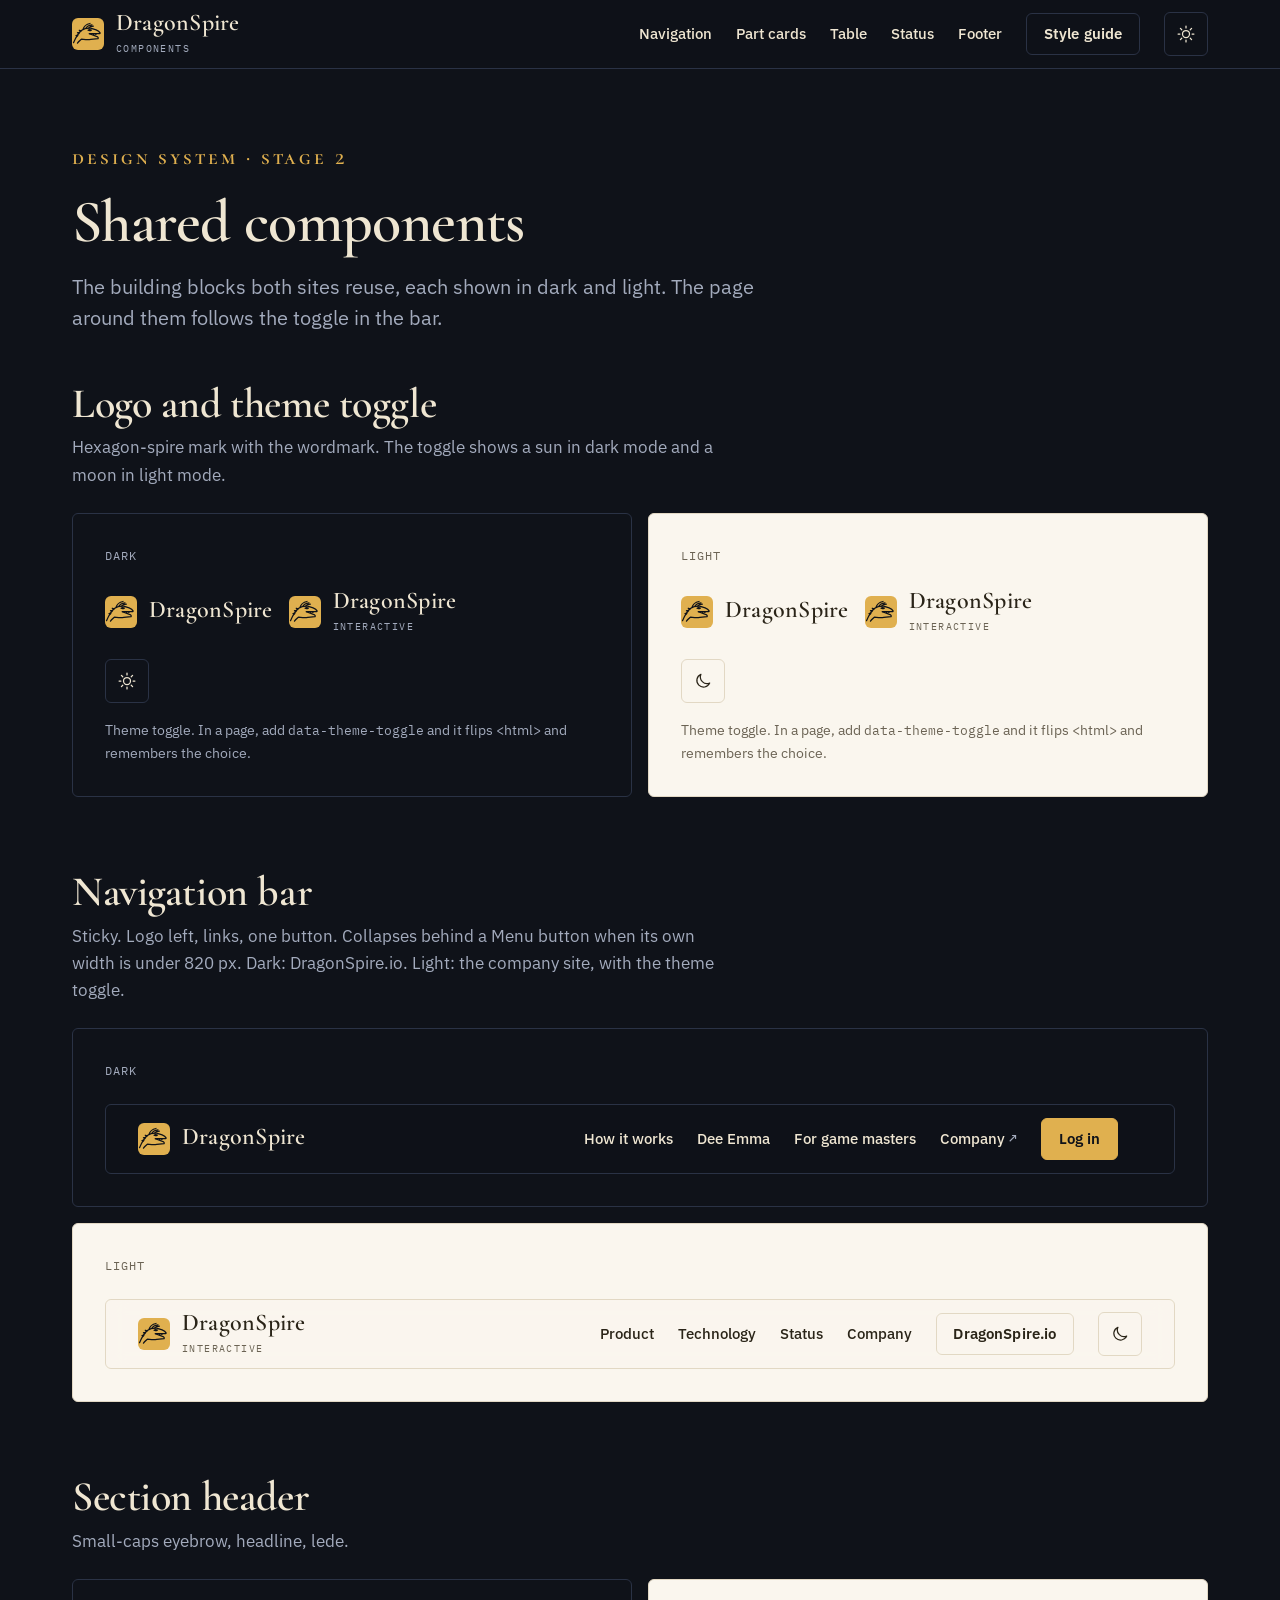
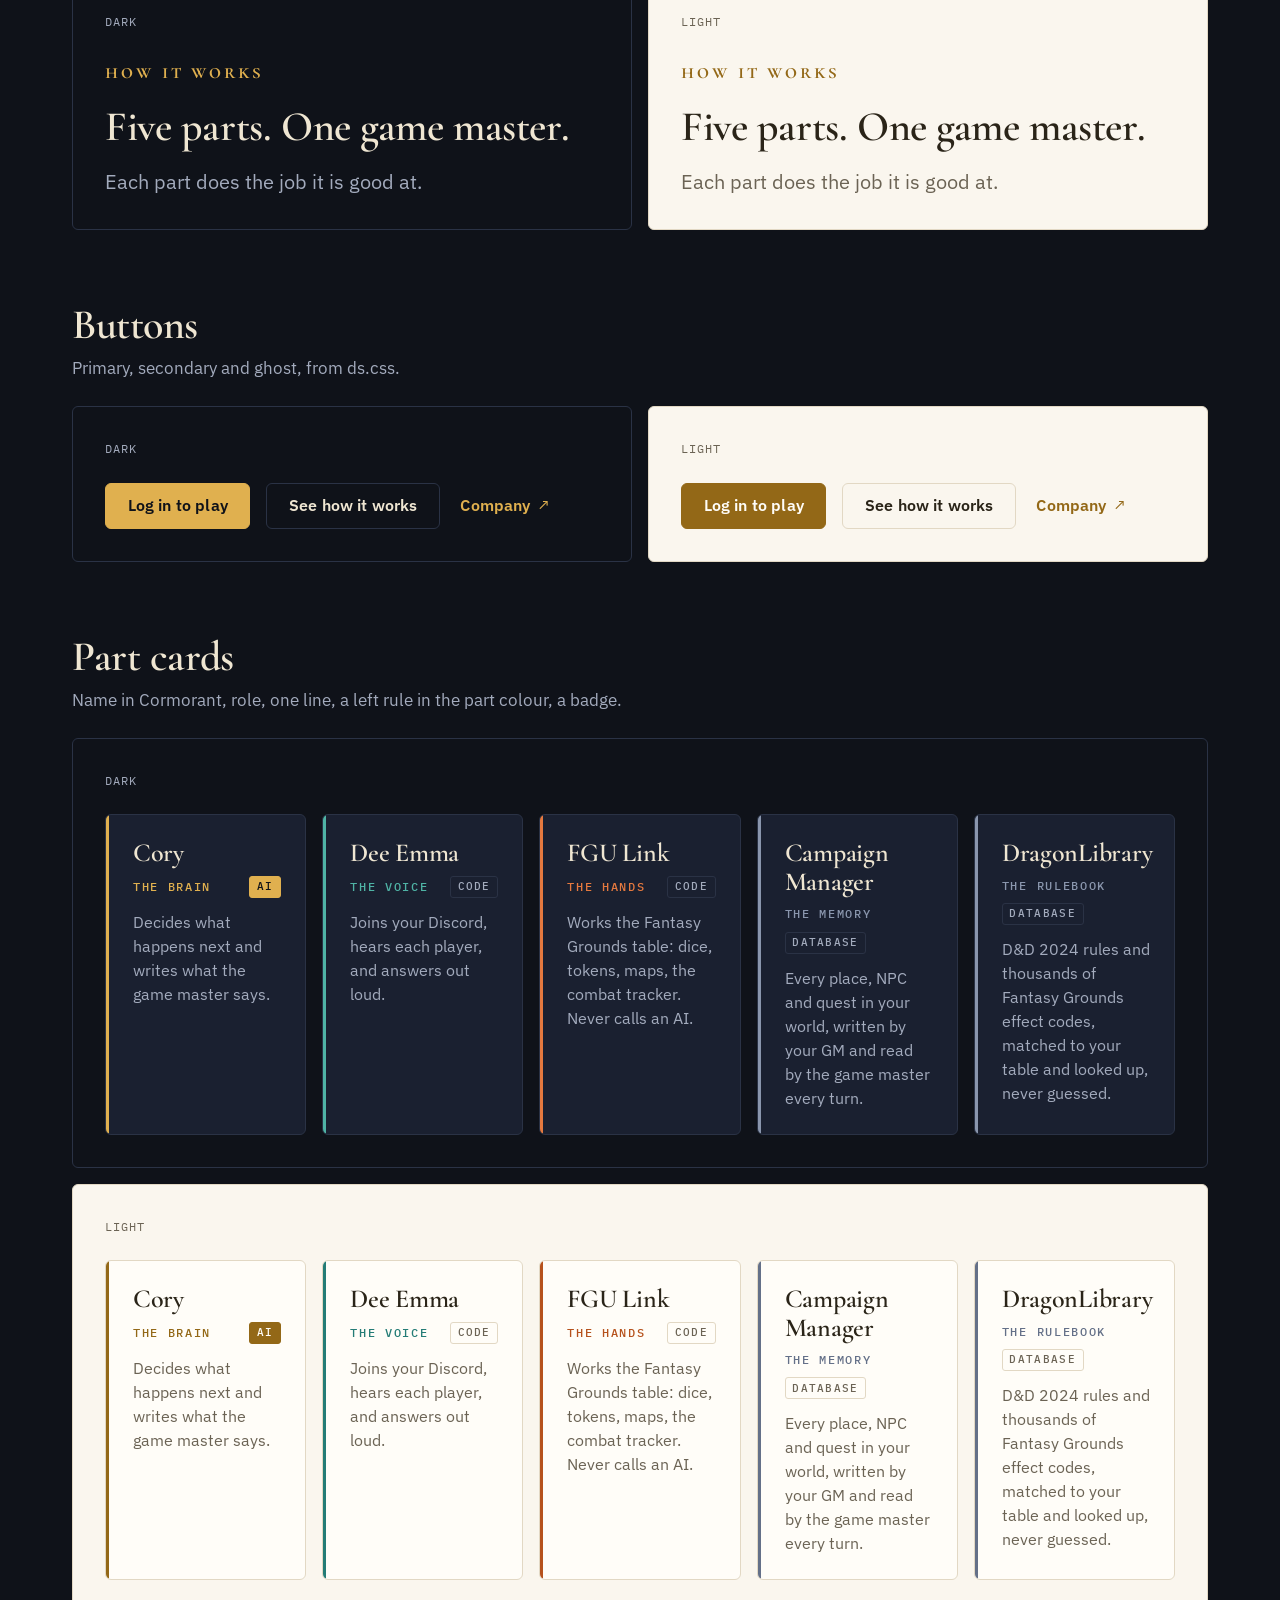
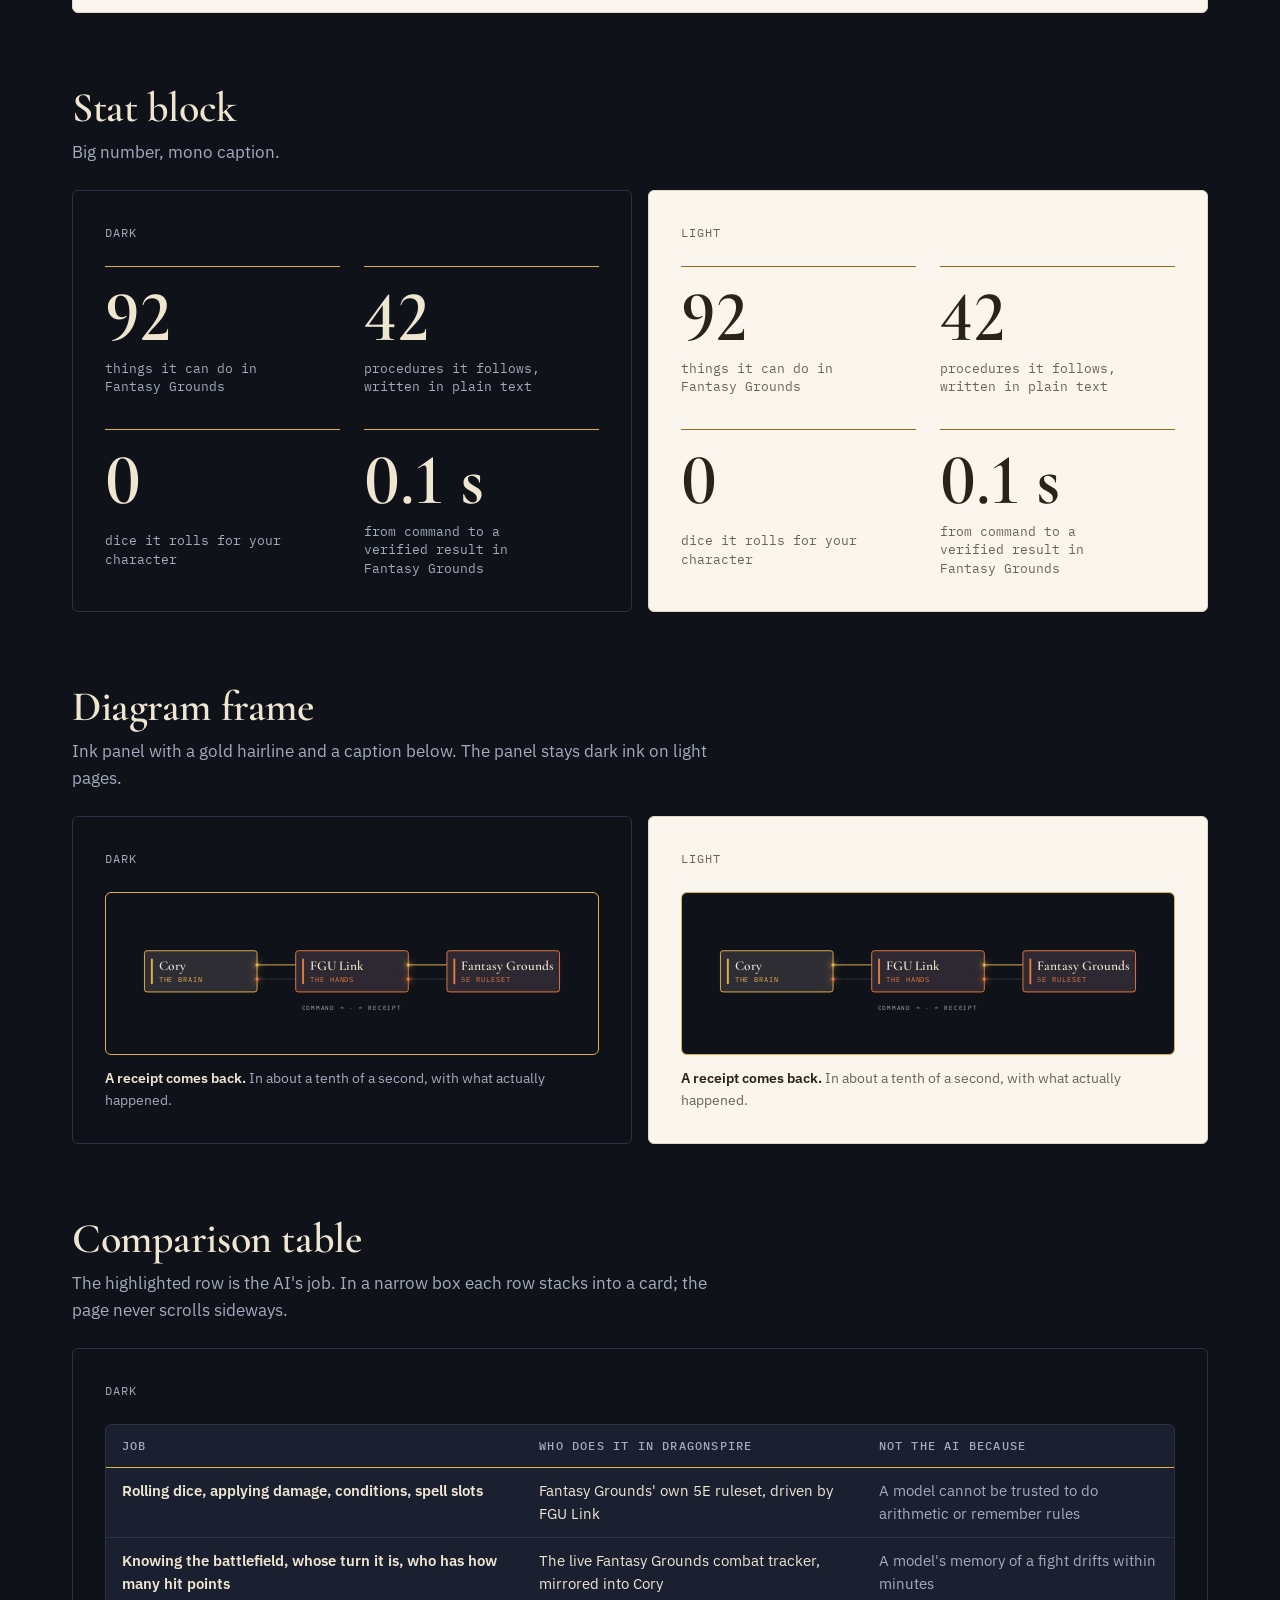
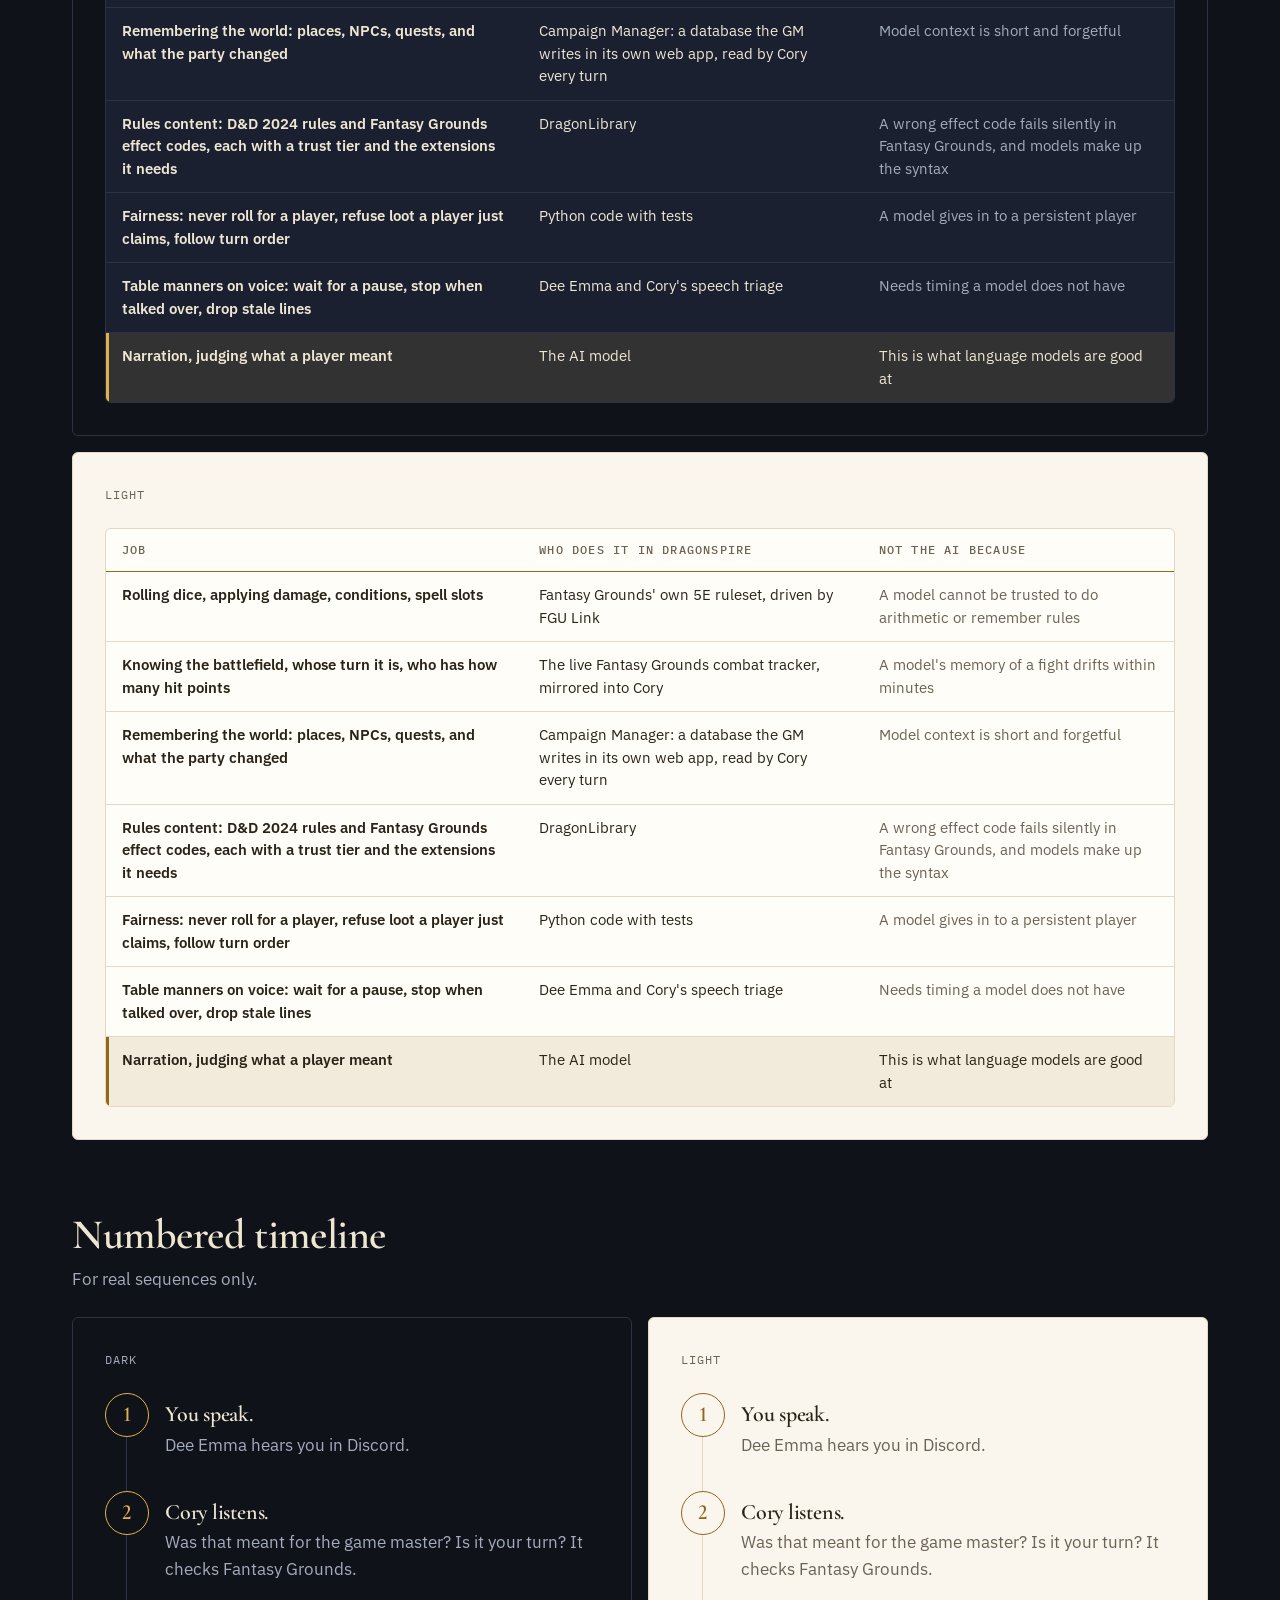
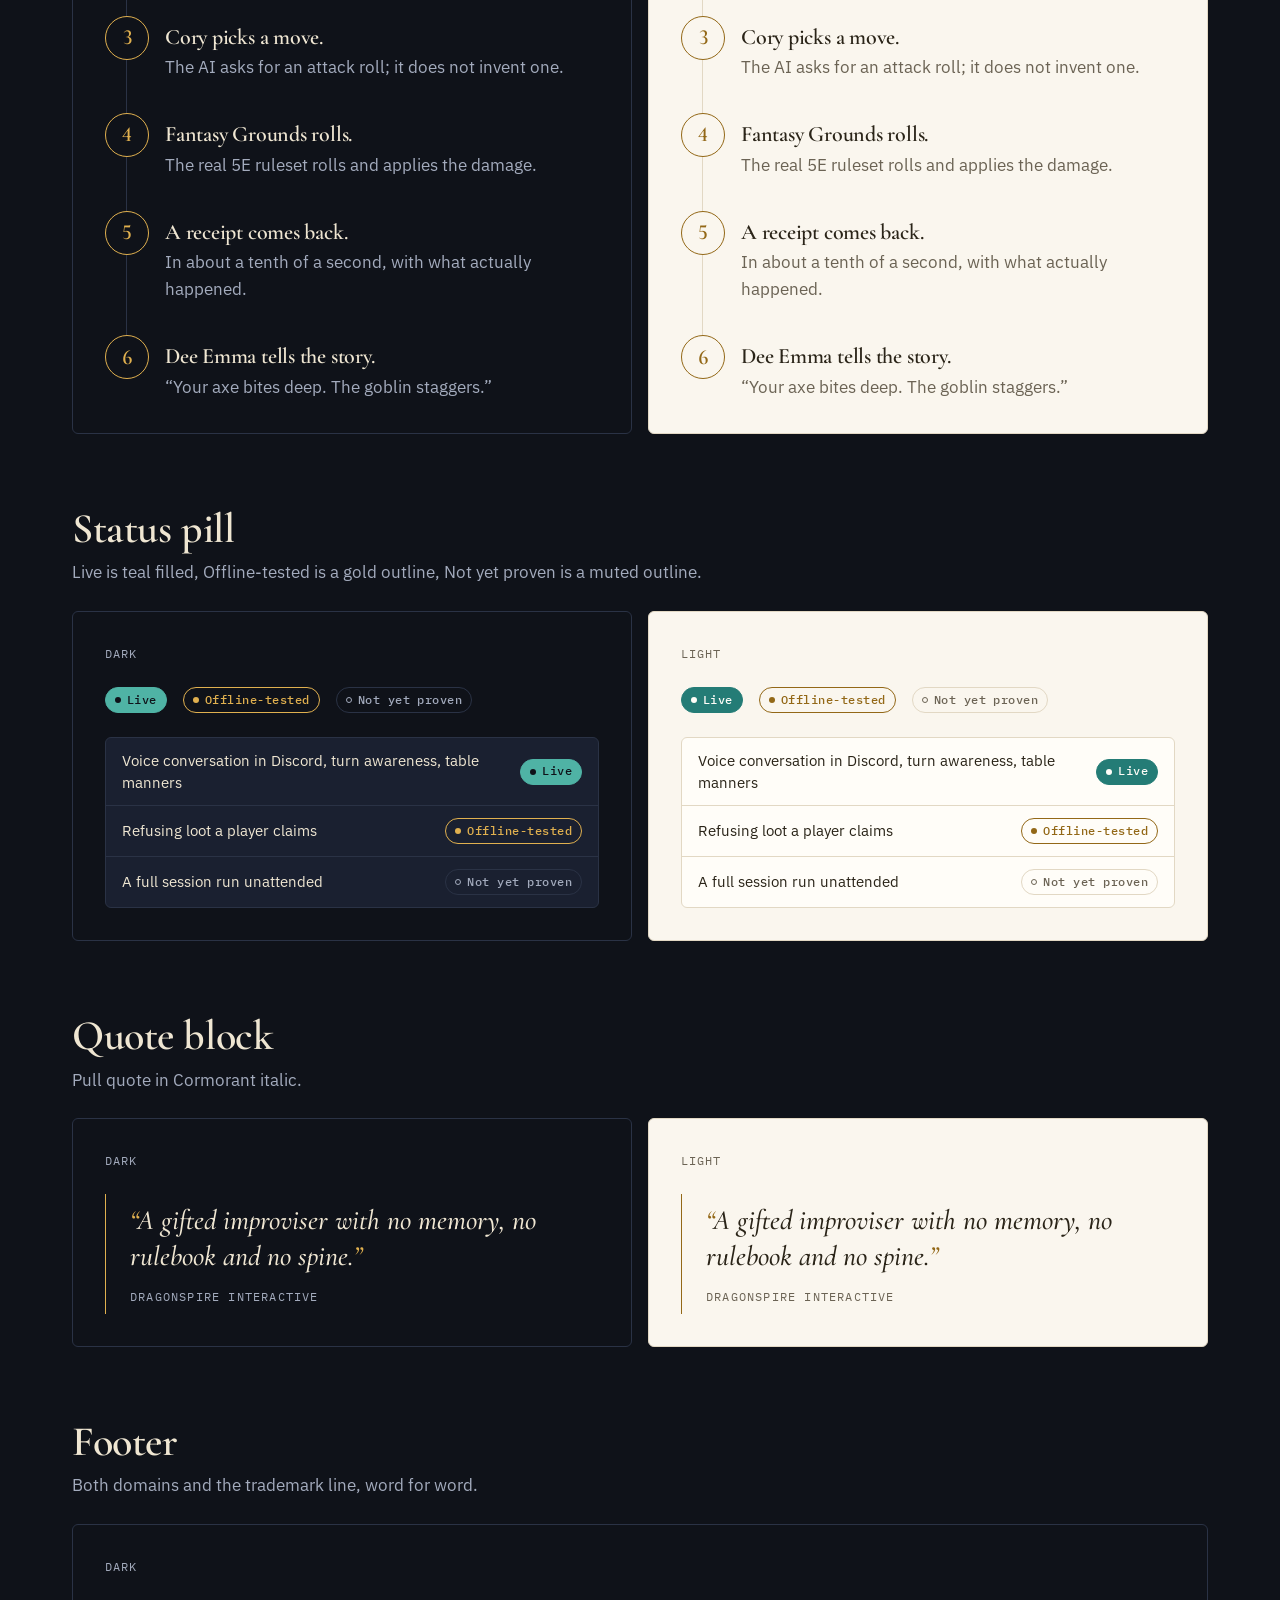
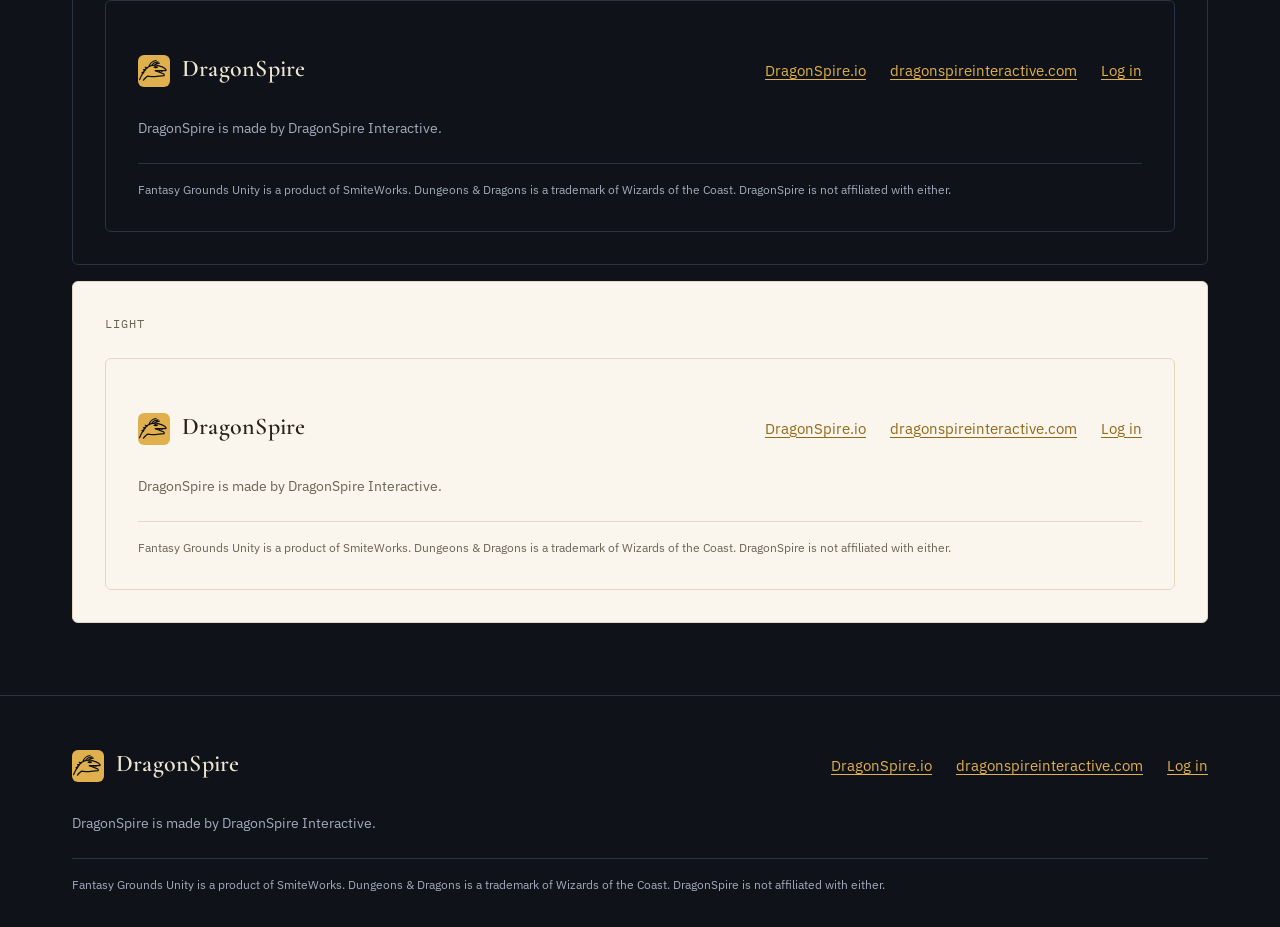
<file: components.html>
<!doctype html>
<html lang="en">
<head>
<meta charset="utf-8">
<meta name="viewport" content="width=device-width, initial-scale=1">
<title>DragonSpire Components</title>
<meta name="description" content="Shared components for DragonSpire.io and dragonspireinteractive.com, in dark and light.">
<meta name="robots" content="noindex">
<link rel="icon" type="image/svg+xml" href="assets/icons/favicon.svg">
<link rel="icon" href="assets/icons/favicon.ico" sizes="48x48">
<link rel="apple-touch-icon" href="assets/icons/apple-touch-icon.png">
<link rel="manifest" href="assets/icons/manifest.webmanifest">
<script>document.documentElement.classList.add("js")</script>
<link rel="preconnect" href="https://fonts.googleapis.com">
<link rel="preconnect" href="https://fonts.gstatic.com" crossorigin>
<link rel="stylesheet" href="https://fonts.googleapis.com/css2?family=Cormorant+Garamond:ital,wght@0,500;0,600;0,700;1,500&amp;family=IBM+Plex+Mono:wght@400;500&amp;family=IBM+Plex+Sans:wght@400;500;600&amp;display=swap">
<link rel="stylesheet" href="assets/css/ds.css">
<link rel="stylesheet" href="assets/css/components.css">
<style>
  .cs-head { padding-block: var(--space-8) var(--space-7); }
  .cs-head .section-head { margin-bottom: 0; }
  .cs-section { padding-bottom: var(--space-8); scroll-margin-top: 84px; }
  .cs-section > h2 { margin-bottom: var(--space-2); }
  .cs-note { margin-bottom: var(--space-5); }
  .pair { display: grid; gap: var(--space-4); }
  @media (min-width: 1000px) { .pair:not(.pair--stack) { grid-template-columns: 1fr 1fr; } }
  .specimen { min-width: 0; display: grid; gap: var(--space-5); align-content: start; padding: var(--space-5) 16px; border: 1px solid var(--line); border-radius: var(--radius); }
  @media (min-width: 720px) { .specimen { padding: var(--space-6); } }
  .specimen__tag { margin: 0; }
  .specimen .section-head { margin-bottom: 0; }
  .specimen .site-nav, .specimen .site-footer { border: 1px solid var(--line); border-radius: var(--radius); }
  .row { display: flex; flex-wrap: wrap; align-items: center; gap: var(--space-4); }
</style>
</head>
<body>
<header class="site-nav">
  <div class="site-nav__inner">
    <a class="logo" href="#"><img class="logo__mark" src="assets/icons/favicon.svg" alt="" width="32" height="32"><span><span class="logo__word">DragonSpire</span> <span class="logo__sub">Components</span></span></a>
    <div class="site-nav__tools"><button class="theme-toggle" type="button" data-theme-toggle aria-label="Switch theme"><svg class="i-sun" viewBox="0 0 24 24" aria-hidden="true"><circle cx="12" cy="12" r="4.2"/><path d="M12 2.5v2.2M12 19.3v2.2M2.5 12h2.2M19.3 12h2.2M5.3 5.3l1.6 1.6M17.1 17.1l1.6 1.6M5.3 18.7l1.6-1.6M17.1 6.9l1.6-1.6"/></svg><svg class="i-moon" viewBox="0 0 24 24" aria-hidden="true"><path d="M20 14.5A8 8 0 0 1 9.5 4a8 8 0 1 0 10.5 10.5z"/></svg></button><button class="site-nav__toggle" type="button" data-nav-toggle aria-expanded="false" aria-controls="nav-page"><span class="site-nav__bars" aria-hidden="true"></span><span class="site-nav__toggle-text">Menu</span></button></div>
    <nav class="site-nav__menu" id="nav-page" aria-label="Main">
      <ul class="site-nav__links"><li><a href="#c-nav">Navigation</a></li><li><a href="#c-parts">Part cards</a></li><li><a href="#c-table">Table</a></li><li><a href="#c-status">Status</a></li><li><a href="#c-footer">Footer</a></li></ul>
      <a class="btn btn--secondary site-nav__cta" href="styleguide.html">Style guide</a>
    </nav>
  </div>
</header>
<main class="container">
  <header class="cs-head">
    <div class="section-head">
      <p class="eyebrow">Design system · Stage 2</p>
      <h1>Shared components</h1>
      <p class="lede">The building blocks both sites reuse, each shown in dark and light. The page around them follows the toggle in the bar.</p>
    </div>
  </header>
<section class="cs-section" id="c-logo" aria-labelledby="h-logo">
  <h2 id="h-logo">Logo and theme toggle</h2>
  <p class="muted cs-note">Hexagon-spire mark with the wordmark. The toggle shows a sun in dark mode and a moon in light mode.</p>
  <div class="pair">
    <div class="specimen" data-theme="dark"><p class="label specimen__tag">Dark</p><div class="row"><a class="logo" href="#"><img class="logo__mark" src="assets/icons/favicon.svg" alt="" width="32" height="32"><span><span class="logo__word">DragonSpire</span></span></a><a class="logo" href="#"><img class="logo__mark" src="assets/icons/favicon.svg" alt="" width="32" height="32"><span><span class="logo__word">DragonSpire</span> <span class="logo__sub">Interactive</span></span></a></div>
<div class="row"><button class="theme-toggle" type="button" aria-label="Switch theme"><svg class="i-sun" viewBox="0 0 24 24" aria-hidden="true"><circle cx="12" cy="12" r="4.2"/><path d="M12 2.5v2.2M12 19.3v2.2M2.5 12h2.2M19.3 12h2.2M5.3 5.3l1.6 1.6M17.1 17.1l1.6 1.6M5.3 18.7l1.6-1.6M17.1 6.9l1.6-1.6"/></svg><svg class="i-moon" viewBox="0 0 24 24" aria-hidden="true"><path d="M20 14.5A8 8 0 0 1 9.5 4a8 8 0 1 0 10.5 10.5z"/></svg></button><span class="small muted">Theme toggle. In a page, add <code>data-theme-toggle</code> and it flips &lt;html&gt; and remembers the choice.</span></div></div>
    <div class="specimen" data-theme="light"><p class="label specimen__tag">Light</p><div class="row"><a class="logo" href="#"><img class="logo__mark" src="assets/icons/favicon.svg" alt="" width="32" height="32"><span><span class="logo__word">DragonSpire</span></span></a><a class="logo" href="#"><img class="logo__mark" src="assets/icons/favicon.svg" alt="" width="32" height="32"><span><span class="logo__word">DragonSpire</span> <span class="logo__sub">Interactive</span></span></a></div>
<div class="row"><button class="theme-toggle" type="button" aria-label="Switch theme"><svg class="i-sun" viewBox="0 0 24 24" aria-hidden="true"><circle cx="12" cy="12" r="4.2"/><path d="M12 2.5v2.2M12 19.3v2.2M2.5 12h2.2M19.3 12h2.2M5.3 5.3l1.6 1.6M17.1 17.1l1.6 1.6M5.3 18.7l1.6-1.6M17.1 6.9l1.6-1.6"/></svg><svg class="i-moon" viewBox="0 0 24 24" aria-hidden="true"><path d="M20 14.5A8 8 0 0 1 9.5 4a8 8 0 1 0 10.5 10.5z"/></svg></button><span class="small muted">Theme toggle. In a page, add <code>data-theme-toggle</code> and it flips &lt;html&gt; and remembers the choice.</span></div></div>
  </div>
</section>
<section class="cs-section" id="c-nav" aria-labelledby="h-nav">
  <h2 id="h-nav">Navigation bar</h2>
  <p class="muted cs-note">Sticky. Logo left, links, one button. Collapses behind a Menu button when its own width is under 820 px. Dark: DragonSpire.io. Light: the company site, with the theme toggle.</p>
  <div class="pair pair--stack">
    <div class="specimen" data-theme="dark"><p class="label specimen__tag">Dark</p><header class="site-nav site-nav--static">
  <div class="site-nav__inner">
    <a class="logo" href="#"><img class="logo__mark" src="assets/icons/favicon.svg" alt="" width="32" height="32"><span><span class="logo__word">DragonSpire</span></span></a>
    <div class="site-nav__tools"><button class="site-nav__toggle" type="button" data-nav-toggle aria-expanded="false" aria-controls="nav-dark"><span class="site-nav__bars" aria-hidden="true"></span><span class="site-nav__toggle-text">Menu</span></button></div>
    <nav class="site-nav__menu" id="nav-dark" aria-label="Main">
      <ul class="site-nav__links"><li><a href="#">How it works</a></li><li><a href="#">Dee Emma</a></li><li><a href="#">For game masters</a></li><li><a href="#">Company<span class="site-nav__ext" aria-hidden="true">↗</span></a></li></ul>
      <a class="btn btn--primary site-nav__cta" href="https://play.dragonspire.io">Log in</a>
    </nav>
  </div>
</header></div>
    <div class="specimen" data-theme="light"><p class="label specimen__tag">Light</p><header class="site-nav site-nav--static">
  <div class="site-nav__inner">
    <a class="logo" href="#"><img class="logo__mark" src="assets/icons/favicon.svg" alt="" width="32" height="32"><span><span class="logo__word">DragonSpire</span> <span class="logo__sub">Interactive</span></span></a>
    <div class="site-nav__tools"><button class="theme-toggle" type="button" aria-label="Switch theme"><svg class="i-sun" viewBox="0 0 24 24" aria-hidden="true"><circle cx="12" cy="12" r="4.2"/><path d="M12 2.5v2.2M12 19.3v2.2M2.5 12h2.2M19.3 12h2.2M5.3 5.3l1.6 1.6M17.1 17.1l1.6 1.6M5.3 18.7l1.6-1.6M17.1 6.9l1.6-1.6"/></svg><svg class="i-moon" viewBox="0 0 24 24" aria-hidden="true"><path d="M20 14.5A8 8 0 0 1 9.5 4a8 8 0 1 0 10.5 10.5z"/></svg></button><button class="site-nav__toggle" type="button" data-nav-toggle aria-expanded="false" aria-controls="nav-light"><span class="site-nav__bars" aria-hidden="true"></span><span class="site-nav__toggle-text">Menu</span></button></div>
    <nav class="site-nav__menu" id="nav-light" aria-label="Main">
      <ul class="site-nav__links"><li><a href="#">Product</a></li><li><a href="#">Technology</a></li><li><a href="#">Status</a></li><li><a href="#">Company</a></li></ul>
      <a class="btn btn--secondary site-nav__cta" href="https://dragonspire.io">DragonSpire.io</a>
    </nav>
  </div>
</header></div>
  </div>
</section>
<section class="cs-section" id="c-head" aria-labelledby="h-head">
  <h2 id="h-head">Section header</h2>
  <p class="muted cs-note">Small-caps eyebrow, headline, lede.</p>
  <div class="pair">
    <div class="specimen" data-theme="dark"><p class="label specimen__tag">Dark</p><div class="section-head">
  <p class="eyebrow">How it works</p>
  <h2>Five parts. One game master.</h2>
  <p class="lede">Each part does the job it is good at.</p>
</div></div>
    <div class="specimen" data-theme="light"><p class="label specimen__tag">Light</p><div class="section-head">
  <p class="eyebrow">How it works</p>
  <h2>Five parts. One game master.</h2>
  <p class="lede">Each part does the job it is good at.</p>
</div></div>
  </div>
</section>
<section class="cs-section" id="c-buttons" aria-labelledby="h-buttons">
  <h2 id="h-buttons">Buttons</h2>
  <p class="muted cs-note">Primary, secondary and ghost, from ds.css.</p>
  <div class="pair">
    <div class="specimen" data-theme="dark"><p class="label specimen__tag">Dark</p><div class="row">
  <a class="btn btn--primary" href="https://play.dragonspire.io">Log in to play</a>
  <a class="btn btn--secondary" href="#">See how it works</a>
  <a class="btn btn--ghost" href="https://dragonspireinteractive.com">Company <span class="arrow">↗</span></a>
</div></div>
    <div class="specimen" data-theme="light"><p class="label specimen__tag">Light</p><div class="row">
  <a class="btn btn--primary" href="https://play.dragonspire.io">Log in to play</a>
  <a class="btn btn--secondary" href="#">See how it works</a>
  <a class="btn btn--ghost" href="https://dragonspireinteractive.com">Company <span class="arrow">↗</span></a>
</div></div>
  </div>
</section>
<section class="cs-section" id="c-parts" aria-labelledby="h-parts">
  <h2 id="h-parts">Part cards</h2>
  <p class="muted cs-note">Name in Cormorant, role, one line, a left rule in the part colour, a badge.</p>
  <div class="pair pair--stack">
    <div class="specimen" data-theme="dark"><p class="label specimen__tag">Dark</p><ul class="part-grid"><li class="part-card p-cory"><h3 class="part-card__name">Cory</h3>
<div class="part-card__meta"><p class="part-card__role">The brain</p><span class="badge badge--ai">AI</span></div>
<p class="part-card__copy">Decides what happens next and writes what the game master says.</p></li><li class="part-card p-dee"><h3 class="part-card__name">Dee Emma</h3>
<div class="part-card__meta"><p class="part-card__role">The voice</p><span class="badge">Code</span></div>
<p class="part-card__copy">Joins your Discord, hears each player, and answers out loud.</p></li><li class="part-card p-fgu"><h3 class="part-card__name">FGU Link</h3>
<div class="part-card__meta"><p class="part-card__role">The hands</p><span class="badge">Code</span></div>
<p class="part-card__copy">Works the Fantasy Grounds table: dice, tokens, maps, the combat tracker. Never calls an AI.</p></li><li class="part-card p-cm"><h3 class="part-card__name">Campaign Manager</h3>
<div class="part-card__meta"><p class="part-card__role">The memory</p><span class="badge">Database</span></div>
<p class="part-card__copy">Every place, NPC and quest in your world, written by your GM and read by the game master every turn.</p></li><li class="part-card p-library"><h3 class="part-card__name">DragonLibrary</h3>
<div class="part-card__meta"><p class="part-card__role">The rulebook</p><span class="badge">Database</span></div>
<p class="part-card__copy">D&amp;D 2024 rules and thousands of Fantasy Grounds effect codes, matched to your table and looked up, never guessed.</p></li></ul></div>
    <div class="specimen" data-theme="light"><p class="label specimen__tag">Light</p><ul class="part-grid"><li class="part-card p-cory"><h3 class="part-card__name">Cory</h3>
<div class="part-card__meta"><p class="part-card__role">The brain</p><span class="badge badge--ai">AI</span></div>
<p class="part-card__copy">Decides what happens next and writes what the game master says.</p></li><li class="part-card p-dee"><h3 class="part-card__name">Dee Emma</h3>
<div class="part-card__meta"><p class="part-card__role">The voice</p><span class="badge">Code</span></div>
<p class="part-card__copy">Joins your Discord, hears each player, and answers out loud.</p></li><li class="part-card p-fgu"><h3 class="part-card__name">FGU Link</h3>
<div class="part-card__meta"><p class="part-card__role">The hands</p><span class="badge">Code</span></div>
<p class="part-card__copy">Works the Fantasy Grounds table: dice, tokens, maps, the combat tracker. Never calls an AI.</p></li><li class="part-card p-cm"><h3 class="part-card__name">Campaign Manager</h3>
<div class="part-card__meta"><p class="part-card__role">The memory</p><span class="badge">Database</span></div>
<p class="part-card__copy">Every place, NPC and quest in your world, written by your GM and read by the game master every turn.</p></li><li class="part-card p-library"><h3 class="part-card__name">DragonLibrary</h3>
<div class="part-card__meta"><p class="part-card__role">The rulebook</p><span class="badge">Database</span></div>
<p class="part-card__copy">D&amp;D 2024 rules and thousands of Fantasy Grounds effect codes, matched to your table and looked up, never guessed.</p></li></ul></div>
  </div>
</section>
<section class="cs-section" id="c-stats" aria-labelledby="h-stats">
  <h2 id="h-stats">Stat block</h2>
  <p class="muted cs-note">Big number, mono caption.</p>
  <div class="pair">
    <div class="specimen" data-theme="dark"><p class="label specimen__tag">Dark</p><div class="stat-grid"><div class="stat stat--ruled"><span class="stat__num">92</span><span class="stat__cap">things it can do in Fantasy Grounds</span></div><div class="stat stat--ruled"><span class="stat__num">42</span><span class="stat__cap">procedures it follows, written in plain text</span></div><div class="stat stat--ruled"><span class="stat__num">0</span><span class="stat__cap">dice it rolls for your character</span></div><div class="stat stat--ruled"><span class="stat__num">0.1 s</span><span class="stat__cap">from command to a verified result in Fantasy Grounds</span></div></div></div>
    <div class="specimen" data-theme="light"><p class="label specimen__tag">Light</p><div class="stat-grid"><div class="stat stat--ruled"><span class="stat__num">92</span><span class="stat__cap">things it can do in Fantasy Grounds</span></div><div class="stat stat--ruled"><span class="stat__num">42</span><span class="stat__cap">procedures it follows, written in plain text</span></div><div class="stat stat--ruled"><span class="stat__num">0</span><span class="stat__cap">dice it rolls for your character</span></div><div class="stat stat--ruled"><span class="stat__num">0.1 s</span><span class="stat__cap">from command to a verified result in Fantasy Grounds</span></div></div></div>
  </div>
</section>
<section class="cs-section" id="c-frame" aria-labelledby="h-frame">
  <h2 id="h-frame">Diagram frame</h2>
  <p class="muted cs-note">Ink panel with a gold hairline and a caption below. The panel stays dark ink on light pages.</p>
  <div class="pair">
    <div class="specimen" data-theme="dark"><p class="label specimen__tag">Dark</p><figure class="diagram-frame">
  <div class="diagram-frame__panel"><svg class="diagram draw-on-view" viewBox="0 0 665 150" role="img" aria-labelledby="df-dark">
<title id="df-dark">Cory sends a command to FGU Link, FGU Link drives Fantasy Grounds, and a receipt of what actually happened comes back.</title>
<path class="ln" pathLength="1" d="M185 62 H245"/><path class="ln" pathLength="1" d="M420 62 H480"/>
<path class="ln ln--soft" pathLength="1" d="M480 84 H420"/><path class="ln ln--soft" pathLength="1" d="M245 84 H185"/>
<g class="node p-cory" style="--i:0"><rect class="chamber" x="10" y="40" width="175" height="64" rx="4"/><rect class="chamber-glow" x="10" y="40" width="175" height="64" rx="4"/><rect class="chamber-rule" x="20" y="52" width="3" height="40" rx="1.5"/><text class="t-name" x="32" y="70">Cory</text><text class="t-role" x="32" y="89">THE BRAIN</text></g><g class="node p-fgu" style="--i:1"><rect class="chamber" x="245" y="40" width="175" height="64" rx="4"/><rect class="chamber-glow" x="245" y="40" width="175" height="64" rx="4"/><rect class="chamber-rule" x="255" y="52" width="3" height="40" rx="1.5"/><text class="t-name" x="267" y="70">FGU Link</text><text class="t-role" x="267" y="89">THE HANDS</text></g><g class="node p-fgu" style="--i:2"><rect class="chamber" x="480" y="40" width="175" height="64" rx="4"/><rect class="chamber-glow" x="480" y="40" width="175" height="64" rx="4"/><rect class="chamber-rule" x="490" y="52" width="3" height="40" rx="1.5"/><text class="t-name" x="502" y="70">Fantasy Grounds</text><text class="t-role" x="502" y="89">5E RULESET</text></g>
<g class="node" style="--i:3"><text class="t-label" x="332" y="132" text-anchor="middle">COMMAND →   ·   ← RECEIPT</text></g>
<circle class="dot" cx="185" cy="62" r="2.6" style="--dot:var(--gold);--x1:60px;animation:ds-travel 2.4s linear infinite"/>
<circle class="dot" cx="420" cy="62" r="2.6" style="--dot:var(--gold);--x1:60px;animation:ds-travel 2.4s linear -0.8s infinite"/>
<circle class="dot" cx="420" cy="84" r="2.6" style="--dot:var(--ember);--x0:60px;--x1:0px;animation:ds-travel 2.4s linear -1.2s infinite"/>
<circle class="dot" cx="185" cy="84" r="2.6" style="--dot:var(--ember);--x0:60px;--x1:0px;animation:ds-travel 2.4s linear -2s infinite"/>
</svg></div>
  <figcaption class="diagram-frame__cap"><strong>A receipt comes back.</strong> In about a tenth of a second, with what actually happened.</figcaption>
</figure></div>
    <div class="specimen" data-theme="light"><p class="label specimen__tag">Light</p><figure class="diagram-frame">
  <div class="diagram-frame__panel"><svg class="diagram draw-on-view" viewBox="0 0 665 150" role="img" aria-labelledby="df-light">
<title id="df-light">Cory sends a command to FGU Link, FGU Link drives Fantasy Grounds, and a receipt of what actually happened comes back.</title>
<path class="ln" pathLength="1" d="M185 62 H245"/><path class="ln" pathLength="1" d="M420 62 H480"/>
<path class="ln ln--soft" pathLength="1" d="M480 84 H420"/><path class="ln ln--soft" pathLength="1" d="M245 84 H185"/>
<g class="node p-cory" style="--i:0"><rect class="chamber" x="10" y="40" width="175" height="64" rx="4"/><rect class="chamber-glow" x="10" y="40" width="175" height="64" rx="4"/><rect class="chamber-rule" x="20" y="52" width="3" height="40" rx="1.5"/><text class="t-name" x="32" y="70">Cory</text><text class="t-role" x="32" y="89">THE BRAIN</text></g><g class="node p-fgu" style="--i:1"><rect class="chamber" x="245" y="40" width="175" height="64" rx="4"/><rect class="chamber-glow" x="245" y="40" width="175" height="64" rx="4"/><rect class="chamber-rule" x="255" y="52" width="3" height="40" rx="1.5"/><text class="t-name" x="267" y="70">FGU Link</text><text class="t-role" x="267" y="89">THE HANDS</text></g><g class="node p-fgu" style="--i:2"><rect class="chamber" x="480" y="40" width="175" height="64" rx="4"/><rect class="chamber-glow" x="480" y="40" width="175" height="64" rx="4"/><rect class="chamber-rule" x="490" y="52" width="3" height="40" rx="1.5"/><text class="t-name" x="502" y="70">Fantasy Grounds</text><text class="t-role" x="502" y="89">5E RULESET</text></g>
<g class="node" style="--i:3"><text class="t-label" x="332" y="132" text-anchor="middle">COMMAND →   ·   ← RECEIPT</text></g>
<circle class="dot" cx="185" cy="62" r="2.6" style="--dot:var(--gold);--x1:60px;animation:ds-travel 2.4s linear infinite"/>
<circle class="dot" cx="420" cy="62" r="2.6" style="--dot:var(--gold);--x1:60px;animation:ds-travel 2.4s linear -0.8s infinite"/>
<circle class="dot" cx="420" cy="84" r="2.6" style="--dot:var(--ember);--x0:60px;--x1:0px;animation:ds-travel 2.4s linear -1.2s infinite"/>
<circle class="dot" cx="185" cy="84" r="2.6" style="--dot:var(--ember);--x0:60px;--x1:0px;animation:ds-travel 2.4s linear -2s infinite"/>
</svg></div>
  <figcaption class="diagram-frame__cap"><strong>A receipt comes back.</strong> In about a tenth of a second, with what actually happened.</figcaption>
</figure></div>
  </div>
</section>
<section class="cs-section" id="c-table" aria-labelledby="h-table">
  <h2 id="h-table">Comparison table</h2>
  <p class="muted cs-note">The highlighted row is the AI's job. In a narrow box each row stacks into a card; the page never scrolls sideways.</p>
  <div class="pair pair--stack">
    <div class="specimen" data-theme="dark"><p class="label specimen__tag">Dark</p><div class="table-wrap" role="region" aria-label="AI where it is good, code where it must be right" tabindex="0">
<table class="compare">
<thead><tr><th scope="col">Job</th><th scope="col">Who does it in DragonSpire</th><th scope="col">Not the AI because</th></tr></thead>
<tbody><tr><th scope="row">Rolling dice, applying damage, conditions, spell slots</th><td data-label="Who does it in DragonSpire">Fantasy Grounds' own 5E ruleset, driven by FGU Link</td><td data-label="Not the AI because">A model cannot be trusted to do arithmetic or remember rules</td></tr><tr><th scope="row">Knowing the battlefield, whose turn it is, who has how many hit points</th><td data-label="Who does it in DragonSpire">The live Fantasy Grounds combat tracker, mirrored into Cory</td><td data-label="Not the AI because">A model's memory of a fight drifts within minutes</td></tr><tr><th scope="row">Remembering the world: places, NPCs, quests, and what the party changed</th><td data-label="Who does it in DragonSpire">Campaign Manager: a database the GM writes in its own web app, read by Cory every turn</td><td data-label="Not the AI because">Model context is short and forgetful</td></tr><tr><th scope="row">Rules content: D&amp;D 2024 rules and Fantasy Grounds effect codes, each with a trust tier and the extensions it needs</th><td data-label="Who does it in DragonSpire">DragonLibrary</td><td data-label="Not the AI because">A wrong effect code fails silently in Fantasy Grounds, and models make up the syntax</td></tr><tr><th scope="row">Fairness: never roll for a player, refuse loot a player just claims, follow turn order</th><td data-label="Who does it in DragonSpire">Python code with tests</td><td data-label="Not the AI because">A model gives in to a persistent player</td></tr><tr><th scope="row">Table manners on voice: wait for a pause, stop when talked over, drop stale lines</th><td data-label="Who does it in DragonSpire">Dee Emma and Cory's speech triage</td><td data-label="Not the AI because">Needs timing a model does not have</td></tr><tr class="compare__hl"><th scope="row">Narration, judging what a player meant</th><td data-label="Who does it in DragonSpire">The AI model</td><td data-label="Not the AI because">This is what language models are good at</td></tr></tbody>
</table></div></div>
    <div class="specimen" data-theme="light"><p class="label specimen__tag">Light</p><div class="table-wrap" role="region" aria-label="AI where it is good, code where it must be right" tabindex="0">
<table class="compare">
<thead><tr><th scope="col">Job</th><th scope="col">Who does it in DragonSpire</th><th scope="col">Not the AI because</th></tr></thead>
<tbody><tr><th scope="row">Rolling dice, applying damage, conditions, spell slots</th><td data-label="Who does it in DragonSpire">Fantasy Grounds' own 5E ruleset, driven by FGU Link</td><td data-label="Not the AI because">A model cannot be trusted to do arithmetic or remember rules</td></tr><tr><th scope="row">Knowing the battlefield, whose turn it is, who has how many hit points</th><td data-label="Who does it in DragonSpire">The live Fantasy Grounds combat tracker, mirrored into Cory</td><td data-label="Not the AI because">A model's memory of a fight drifts within minutes</td></tr><tr><th scope="row">Remembering the world: places, NPCs, quests, and what the party changed</th><td data-label="Who does it in DragonSpire">Campaign Manager: a database the GM writes in its own web app, read by Cory every turn</td><td data-label="Not the AI because">Model context is short and forgetful</td></tr><tr><th scope="row">Rules content: D&amp;D 2024 rules and Fantasy Grounds effect codes, each with a trust tier and the extensions it needs</th><td data-label="Who does it in DragonSpire">DragonLibrary</td><td data-label="Not the AI because">A wrong effect code fails silently in Fantasy Grounds, and models make up the syntax</td></tr><tr><th scope="row">Fairness: never roll for a player, refuse loot a player just claims, follow turn order</th><td data-label="Who does it in DragonSpire">Python code with tests</td><td data-label="Not the AI because">A model gives in to a persistent player</td></tr><tr><th scope="row">Table manners on voice: wait for a pause, stop when talked over, drop stale lines</th><td data-label="Who does it in DragonSpire">Dee Emma and Cory's speech triage</td><td data-label="Not the AI because">Needs timing a model does not have</td></tr><tr class="compare__hl"><th scope="row">Narration, judging what a player meant</th><td data-label="Who does it in DragonSpire">The AI model</td><td data-label="Not the AI because">This is what language models are good at</td></tr></tbody>
</table></div></div>
  </div>
</section>
<section class="cs-section" id="c-timeline" aria-labelledby="h-timeline">
  <h2 id="h-timeline">Numbered timeline</h2>
  <p class="muted cs-note">For real sequences only.</p>
  <div class="pair">
    <div class="specimen" data-theme="dark"><p class="label specimen__tag">Dark</p><ol class="timeline"><li class="timeline__step"><div class="timeline__body"><h3 class="timeline__title">You speak.</h3><p class="timeline__text">Dee Emma hears you in Discord.</p></div></li><li class="timeline__step"><div class="timeline__body"><h3 class="timeline__title">Cory listens.</h3><p class="timeline__text">Was that meant for the game master? Is it your turn? It checks Fantasy Grounds.</p></div></li><li class="timeline__step"><div class="timeline__body"><h3 class="timeline__title">Cory picks a move.</h3><p class="timeline__text">The AI asks for an attack roll; it does not invent one.</p></div></li><li class="timeline__step"><div class="timeline__body"><h3 class="timeline__title">Fantasy Grounds rolls.</h3><p class="timeline__text">The real 5E ruleset rolls and applies the damage.</p></div></li><li class="timeline__step"><div class="timeline__body"><h3 class="timeline__title">A receipt comes back.</h3><p class="timeline__text">In about a tenth of a second, with what actually happened.</p></div></li><li class="timeline__step"><div class="timeline__body"><h3 class="timeline__title">Dee Emma tells the story.</h3><p class="timeline__text">“Your axe bites deep. The goblin staggers.”</p></div></li></ol></div>
    <div class="specimen" data-theme="light"><p class="label specimen__tag">Light</p><ol class="timeline"><li class="timeline__step"><div class="timeline__body"><h3 class="timeline__title">You speak.</h3><p class="timeline__text">Dee Emma hears you in Discord.</p></div></li><li class="timeline__step"><div class="timeline__body"><h3 class="timeline__title">Cory listens.</h3><p class="timeline__text">Was that meant for the game master? Is it your turn? It checks Fantasy Grounds.</p></div></li><li class="timeline__step"><div class="timeline__body"><h3 class="timeline__title">Cory picks a move.</h3><p class="timeline__text">The AI asks for an attack roll; it does not invent one.</p></div></li><li class="timeline__step"><div class="timeline__body"><h3 class="timeline__title">Fantasy Grounds rolls.</h3><p class="timeline__text">The real 5E ruleset rolls and applies the damage.</p></div></li><li class="timeline__step"><div class="timeline__body"><h3 class="timeline__title">A receipt comes back.</h3><p class="timeline__text">In about a tenth of a second, with what actually happened.</p></div></li><li class="timeline__step"><div class="timeline__body"><h3 class="timeline__title">Dee Emma tells the story.</h3><p class="timeline__text">“Your axe bites deep. The goblin staggers.”</p></div></li></ol></div>
  </div>
</section>
<section class="cs-section" id="c-status" aria-labelledby="h-status">
  <h2 id="h-status">Status pill</h2>
  <p class="muted cs-note">Live is teal filled, Offline-tested is a gold outline, Not yet proven is a muted outline.</p>
  <div class="pair">
    <div class="specimen" data-theme="dark"><p class="label specimen__tag">Dark</p><div class="row"><span class="pill pill--live">Live</span><span class="pill pill--offline">Offline-tested</span><span class="pill pill--unproven">Not yet proven</span></div>
<ul class="status-list">
  <li><span>Voice conversation in Discord, turn awareness, table manners</span><span class="pill pill--live">Live</span></li>
  <li><span>Refusing loot a player claims</span><span class="pill pill--offline">Offline-tested</span></li>
  <li><span>A full session run unattended</span><span class="pill pill--unproven">Not yet proven</span></li>
</ul></div>
    <div class="specimen" data-theme="light"><p class="label specimen__tag">Light</p><div class="row"><span class="pill pill--live">Live</span><span class="pill pill--offline">Offline-tested</span><span class="pill pill--unproven">Not yet proven</span></div>
<ul class="status-list">
  <li><span>Voice conversation in Discord, turn awareness, table manners</span><span class="pill pill--live">Live</span></li>
  <li><span>Refusing loot a player claims</span><span class="pill pill--offline">Offline-tested</span></li>
  <li><span>A full session run unattended</span><span class="pill pill--unproven">Not yet proven</span></li>
</ul></div>
  </div>
</section>
<section class="cs-section" id="c-quote" aria-labelledby="h-quote">
  <h2 id="h-quote">Quote block</h2>
  <p class="muted cs-note">Pull quote in Cormorant italic.</p>
  <div class="pair">
    <div class="specimen" data-theme="dark"><p class="label specimen__tag">Dark</p><blockquote class="quote">
  <p>A gifted improviser with no memory, no rulebook and no spine.</p>
  <footer>DragonSpire Interactive</footer>
</blockquote></div>
    <div class="specimen" data-theme="light"><p class="label specimen__tag">Light</p><blockquote class="quote">
  <p>A gifted improviser with no memory, no rulebook and no spine.</p>
  <footer>DragonSpire Interactive</footer>
</blockquote></div>
  </div>
</section>
<section class="cs-section" id="c-footer" aria-labelledby="h-footer">
  <h2 id="h-footer">Footer</h2>
  <p class="muted cs-note">Both domains and the trademark line, word for word.</p>
  <div class="pair pair--stack">
    <div class="specimen" data-theme="dark"><p class="label specimen__tag">Dark</p><footer class="site-footer">
  <div class="site-footer__inner">
    <div class="site-footer__top">
      <a class="logo" href="#"><img class="logo__mark" src="assets/icons/favicon.svg" alt="" width="32" height="32"><span><span class="logo__word">DragonSpire</span></span></a>
      <ul class="site-footer__links">
        <li><a href="https://dragonspire.io">DragonSpire.io</a></li>
        <li><a href="https://dragonspireinteractive.com">dragonspireinteractive.com</a></li>
        <li><a href="https://play.dragonspire.io">Log in</a></li>
      </ul>
    </div>
    <p class="site-footer__made">DragonSpire is made by DragonSpire Interactive.</p>
    <p class="site-footer__legal">Fantasy Grounds Unity is a product of SmiteWorks. Dungeons &amp; Dragons is a trademark of Wizards of the Coast. DragonSpire is not affiliated with either.</p>
  </div>
</footer></div>
    <div class="specimen" data-theme="light"><p class="label specimen__tag">Light</p><footer class="site-footer">
  <div class="site-footer__inner">
    <div class="site-footer__top">
      <a class="logo" href="#"><img class="logo__mark" src="assets/icons/favicon.svg" alt="" width="32" height="32"><span><span class="logo__word">DragonSpire</span></span></a>
      <ul class="site-footer__links">
        <li><a href="https://dragonspire.io">DragonSpire.io</a></li>
        <li><a href="https://dragonspireinteractive.com">dragonspireinteractive.com</a></li>
        <li><a href="https://play.dragonspire.io">Log in</a></li>
      </ul>
    </div>
    <p class="site-footer__made">DragonSpire is made by DragonSpire Interactive.</p>
    <p class="site-footer__legal">Fantasy Grounds Unity is a product of SmiteWorks. Dungeons &amp; Dragons is a trademark of Wizards of the Coast. DragonSpire is not affiliated with either.</p>
  </div>
</footer></div>
  </div>
</section>
</main>
<footer class="site-footer">
  <div class="site-footer__inner">
    <div class="site-footer__top">
      <a class="logo" href="#"><img class="logo__mark" src="assets/icons/favicon.svg" alt="" width="32" height="32"><span><span class="logo__word">DragonSpire</span></span></a>
      <ul class="site-footer__links">
        <li><a href="https://dragonspire.io">DragonSpire.io</a></li>
        <li><a href="https://dragonspireinteractive.com">dragonspireinteractive.com</a></li>
        <li><a href="https://play.dragonspire.io">Log in</a></li>
      </ul>
    </div>
    <p class="site-footer__made">DragonSpire is made by DragonSpire Interactive.</p>
    <p class="site-footer__legal">Fantasy Grounds Unity is a product of SmiteWorks. Dungeons &amp; Dragons is a trademark of Wizards of the Coast. DragonSpire is not affiliated with either.</p>
  </div>
</footer>
<script src="assets/js/ds.js"></script>
</body>
</html>
</file>
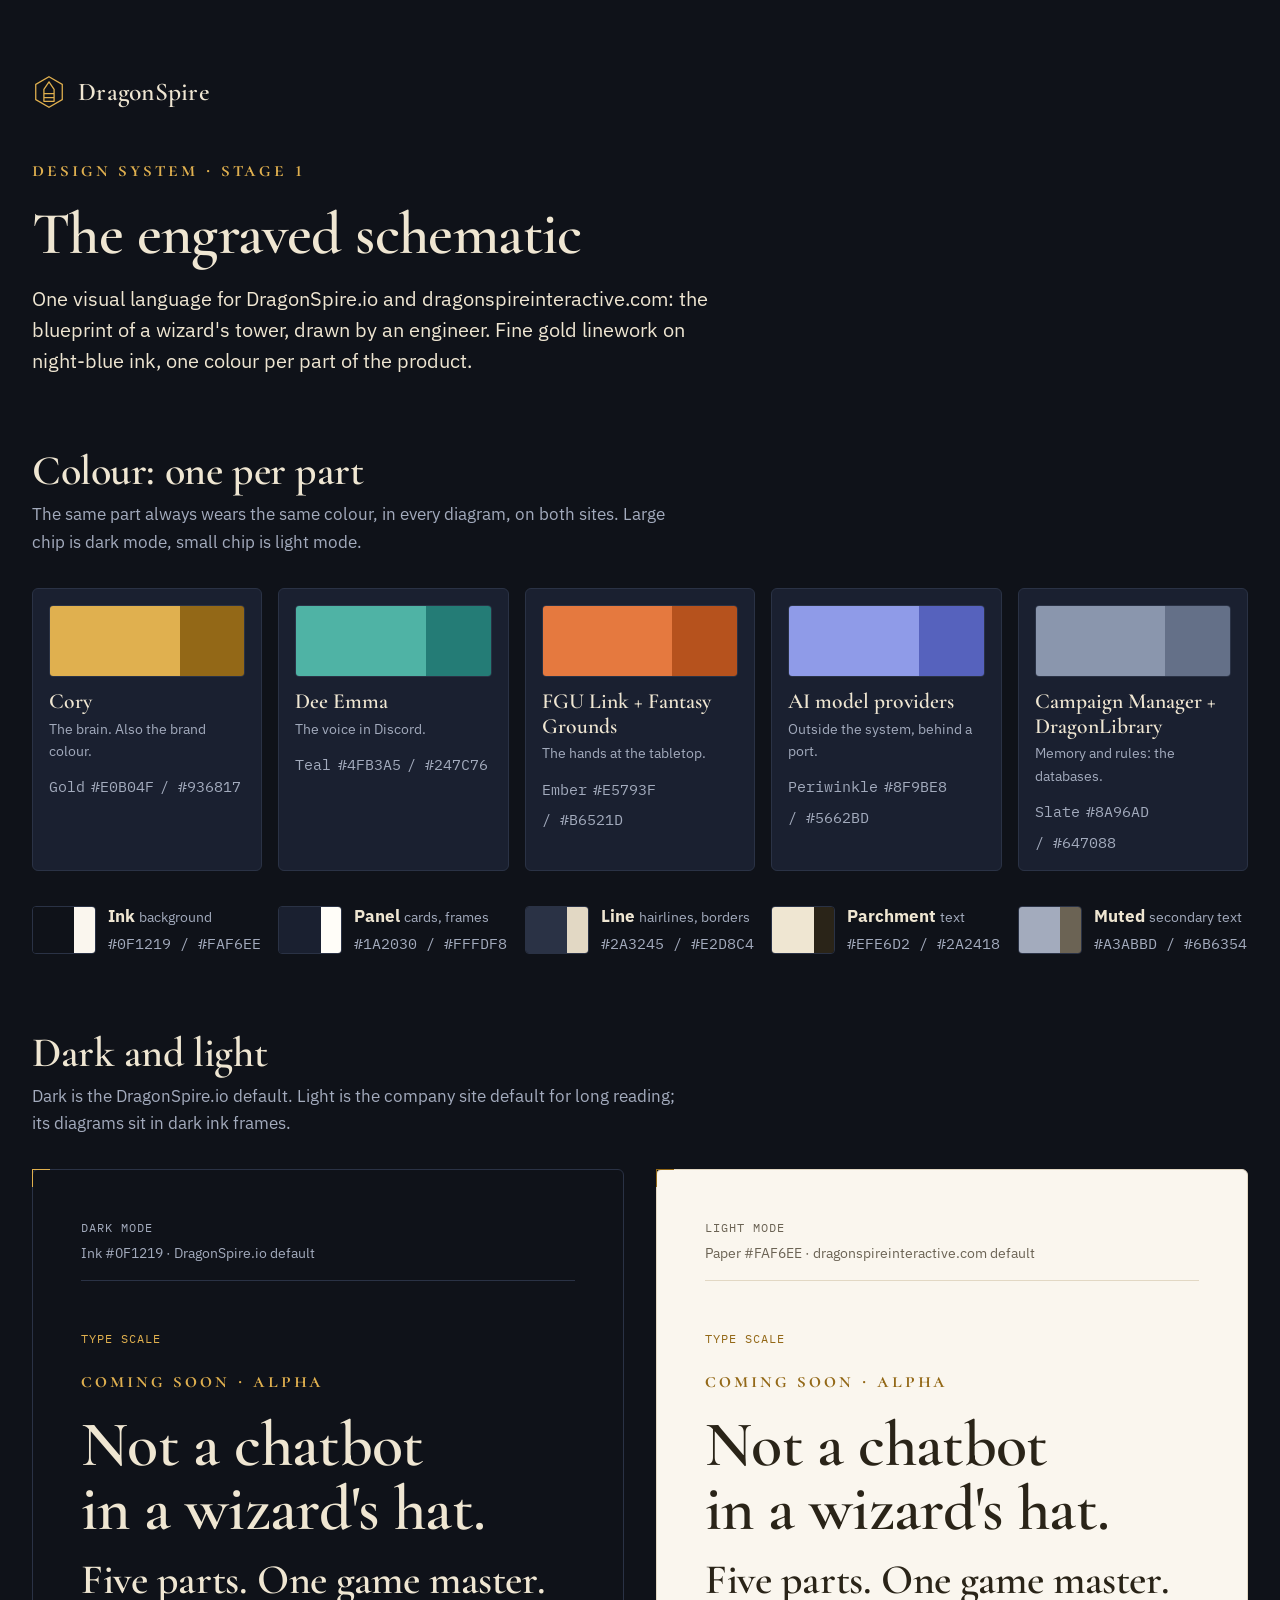
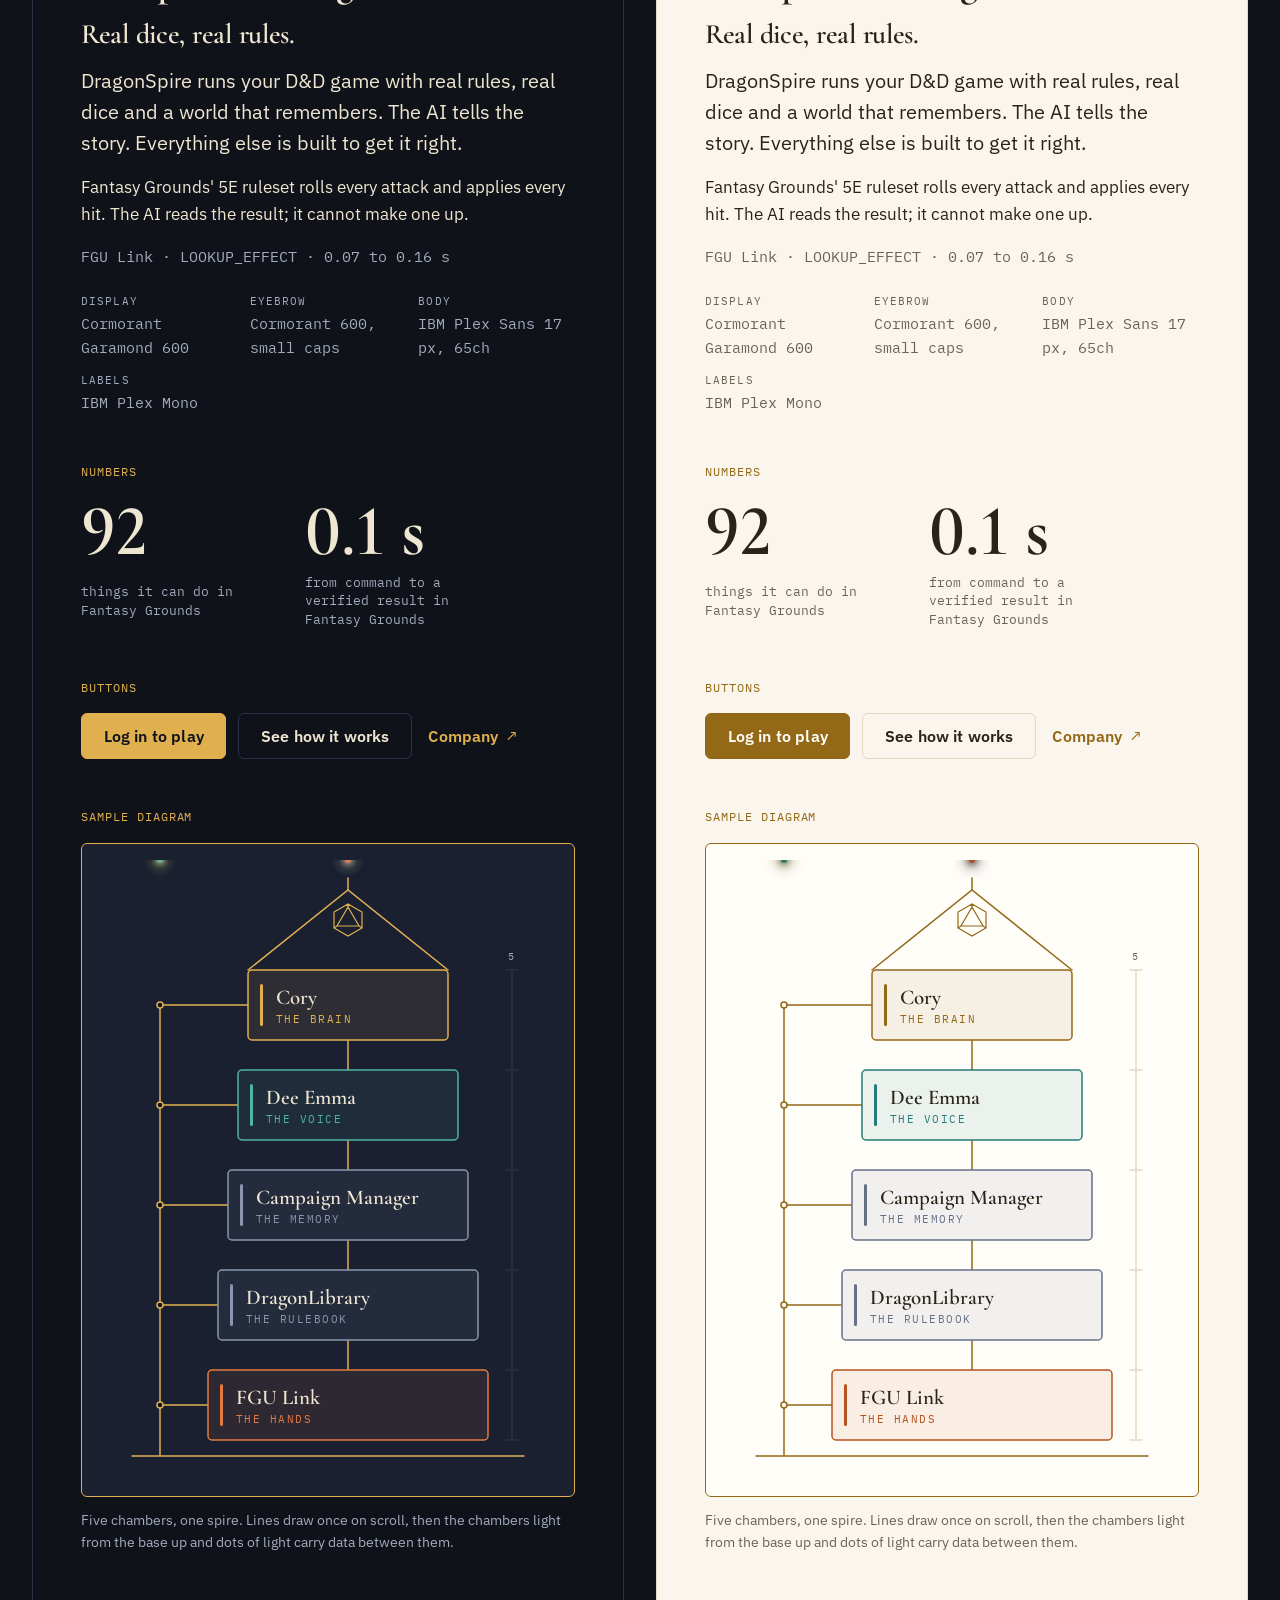
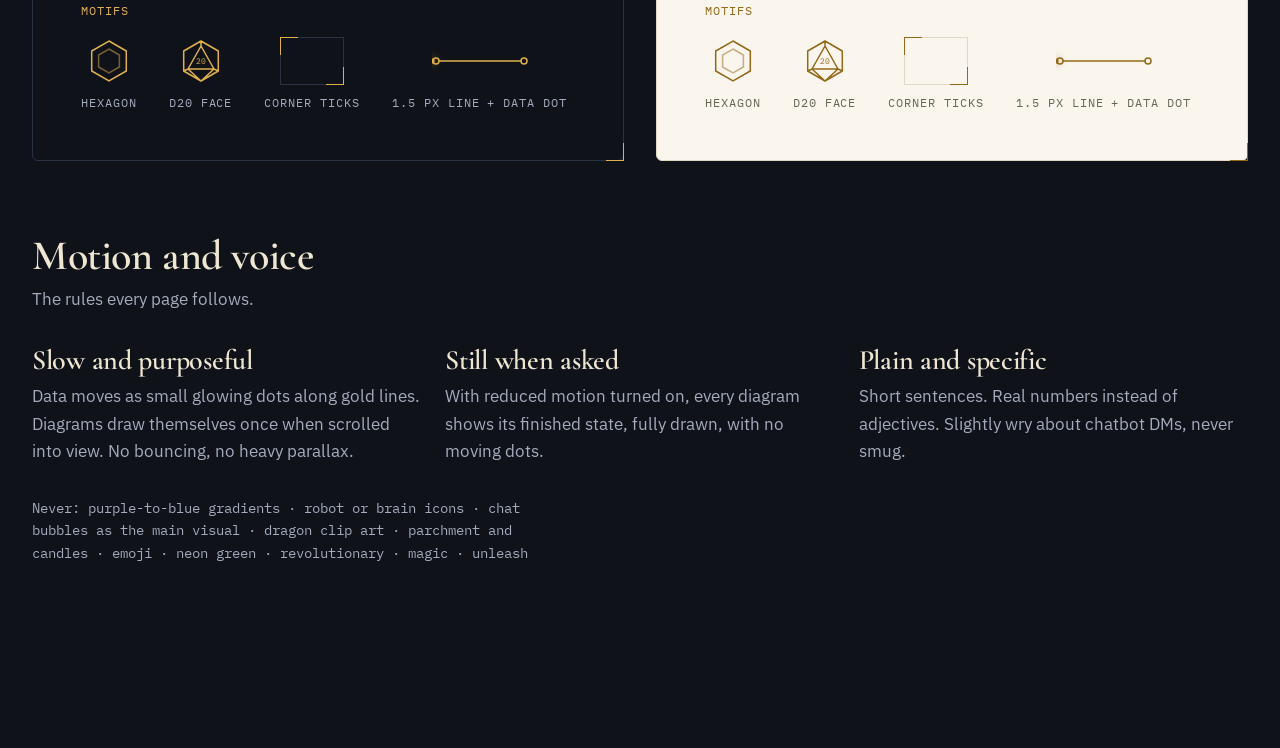
<file: styleguide.html>
<!doctype html>
<html lang="en">
<head>
<meta charset="utf-8">
<meta name="viewport" content="width=device-width, initial-scale=1">
<title>DragonSpire Design System</title>
<meta name="description" content="The shared design system for DragonSpire.io and dragonspireinteractive.com.">
<meta name="robots" content="noindex">
<link rel="icon" type="image/svg+xml" href="assets/icons/favicon.svg">
<link rel="icon" href="assets/icons/favicon.ico" sizes="48x48">
<link rel="apple-touch-icon" href="assets/icons/apple-touch-icon.png">
<link rel="manifest" href="assets/icons/manifest.webmanifest">
<script>document.documentElement.classList.add("js")</script>
<link rel="preconnect" href="https://fonts.googleapis.com">
<link rel="preconnect" href="https://fonts.gstatic.com" crossorigin>
<link rel="stylesheet" href="https://fonts.googleapis.com/css2?family=Cormorant+Garamond:ital,wght@0,500;0,600;0,700;1,500&amp;family=IBM+Plex+Mono:wght@400;500&amp;family=IBM+Plex+Sans:wght@400;500;600&amp;display=swap">
<link rel="stylesheet" href="assets/css/ds.css">
<style>
  .sg-wrap { max-width: 1360px; margin: 0 auto; padding: var(--space-8) 16px var(--space-9); }
  @media (min-width: 720px) { .sg-wrap { padding-inline: var(--space-6); } }
  .sg-head { display: grid; gap: var(--space-4); margin-bottom: var(--space-8); }
  .brand { display: flex; align-items: center; gap: var(--space-3); margin-bottom: var(--space-5); }
  .brand svg { width: 34px; height: 34px; }
  .brand span { font-family: var(--font-display); font-weight: 600; font-size: 1.6rem; letter-spacing: 0.01em; }
  .sg-section { margin-bottom: var(--space-8); }
  .sg-section > h2 { margin-bottom: var(--space-2); }
  .sg-section > p { margin-bottom: var(--space-6); }

  .swatches { list-style: none; margin: 0; padding: 0; display: grid; gap: var(--space-4); grid-template-columns: repeat(auto-fit, minmax(230px, 1fr)); }
  .swatch { display: grid; gap: var(--space-3); align-content: start; padding: var(--space-4); background: var(--panel); border: 1px solid var(--line); border-radius: var(--radius); }
  .swatch__chips { display: grid; grid-template-columns: 2fr 1fr; height: 72px; border-radius: 4px; overflow: hidden; border: 1px solid var(--line); }
  .chip { display: block; }
  .swatch__body { display: grid; gap: var(--space-1); }
  .swatch__part { font-family: var(--font-display); font-weight: 600; font-size: 1.35rem; line-height: 1.15; }
  .swatch__note { font-size: var(--step-small); }
  .swatch__hex { margin-top: var(--space-2); display: flex; flex-wrap: wrap; gap: 0.4em; }
  .neutrals { list-style: none; margin: var(--space-6) 0 0; padding: 0; display: grid; gap: var(--space-4); grid-template-columns: repeat(auto-fit, minmax(200px, 1fr)); }
  .neutral { display: grid; grid-template-columns: 64px 1fr; gap: var(--space-3); align-items: center; }
  .neutral .swatch__chips { height: 48px; }

  .themes { display: grid; gap: var(--space-6); }
  @media (min-width: 1100px) { .themes { grid-template-columns: 1fr 1fr; } }
  .theme-block { border: 1px solid var(--line); border-radius: var(--radius); padding: var(--space-6) var(--space-5); display: grid; gap: var(--space-7); align-content: start; min-width: 0; }
  @media (min-width: 720px) { .theme-block { padding: var(--space-7); } }
  .theme-block__head { display: grid; gap: var(--space-1); padding-bottom: var(--space-4); border-bottom: 1px solid var(--line); }
  .sg-group { display: grid; gap: var(--space-4); min-width: 0; }
  .sg-tag { color: var(--gold); }
  .theme-block .display { font-size: clamp(2.5rem, 1.6rem + 3vw, 4rem); }
  .type-spec { display: grid; grid-template-columns: repeat(auto-fit, minmax(150px, 1fr)); gap: var(--space-3); margin: var(--space-2) 0 0; }
  .type-spec dt { color: var(--muted); font-size: 0.7rem; letter-spacing: 0.1em; text-transform: uppercase; }
  .type-spec dd { margin: 0; }
  .stat-row { display: flex; flex-wrap: wrap; gap: var(--space-6); }
  .btn-row { display: flex; flex-wrap: wrap; gap: var(--space-3); align-items: center; }
  .sg-figure { margin: 0; display: grid; gap: var(--space-3); }
  .sg-diagram { padding: var(--space-4); border-color: var(--gold); }
  .sg-diagram svg { width: 100%; max-width: 440px; margin: 0 auto; }
  .motifs { list-style: none; margin: 0; padding: 0; display: flex; flex-wrap: wrap; gap: var(--space-6); }
  .motifs li { display: grid; justify-items: center; gap: var(--space-2); }
  .motifs svg { height: 48px; width: auto; }
  .motif-box { width: 64px; height: 48px; border: 1px solid var(--line); }
  .motif-dot { --x0: 4px; --x1: 92px; animation: ds-travel 3s linear infinite; filter: drop-shadow(0 0 4px var(--gold)); }
  @media (prefers-reduced-motion: reduce) { .motif-dot { display: none; } }

  .principles { display: grid; gap: var(--space-5); grid-template-columns: repeat(auto-fit, minmax(260px, 1fr)); }
  .principles h3 { margin-bottom: var(--space-2); }
  .principles p { color: var(--muted); }
  .avoid { font-family: var(--font-mono); font-size: var(--step-small); color: var(--muted); margin-top: var(--space-6); }
</style>
</head>
<body>
<main class="sg-wrap">
  <header class="sg-head">
    <div class="brand">
      <svg viewBox="0 0 40 40" aria-hidden="true"><path d="M20 2 L35.6 11 V29 L20 38 L4.4 29 V11 Z" fill="none" stroke="var(--gold)" stroke-width="1.5"/><path d="M20 8 L26 17 V31 H14 V17 Z M14 22 H26 M14 26.5 H26" fill="none" stroke="var(--gold)" stroke-width="1.5" stroke-linejoin="round"/></svg>
      <span>DragonSpire</span>
    </div>
    <p class="eyebrow">Design system · Stage 1</p>
    <h1>The engraved schematic</h1>
    <p class="lede">One visual language for DragonSpire.io and dragonspireinteractive.com: the blueprint of a wizard's tower, drawn by an engineer. Fine gold linework on night-blue ink, one colour per part of the product.</p>
  </header>

  <section class="sg-section" aria-labelledby="c-h">
    <h2 id="c-h">Colour: one per part</h2>
    <p class="muted">The same part always wears the same colour, in every diagram, on both sites. Large chip is dark mode, small chip is light mode.</p>
    <ul class="swatches">
      <li class="swatch">
        <div class="swatch__chips"><span class="chip" style="background:#E0B04F" title="dark #E0B04F"></span><span class="chip" style="background:#936817" title="light #936817"></span></div>
        <div class="swatch__body">
          <p class="swatch__part">Cory</p>
          <p class="swatch__note muted">The brain. Also the brand colour.</p>
          <p class="mono swatch__hex"><span>Gold</span> <span>#E0B04F</span> <span class="muted">/ #936817</span></p>
        </div>
      </li>
      <li class="swatch">
        <div class="swatch__chips"><span class="chip" style="background:#4FB3A5" title="dark #4FB3A5"></span><span class="chip" style="background:#247C76" title="light #247C76"></span></div>
        <div class="swatch__body">
          <p class="swatch__part">Dee Emma</p>
          <p class="swatch__note muted">The voice in Discord.</p>
          <p class="mono swatch__hex"><span>Teal</span> <span>#4FB3A5</span> <span class="muted">/ #247C76</span></p>
        </div>
      </li>
      <li class="swatch">
        <div class="swatch__chips"><span class="chip" style="background:#E5793F" title="dark #E5793F"></span><span class="chip" style="background:#B6521D" title="light #B6521D"></span></div>
        <div class="swatch__body">
          <p class="swatch__part">FGU Link + Fantasy Grounds</p>
          <p class="swatch__note muted">The hands at the tabletop.</p>
          <p class="mono swatch__hex"><span>Ember</span> <span>#E5793F</span> <span class="muted">/ #B6521D</span></p>
        </div>
      </li>
      <li class="swatch">
        <div class="swatch__chips"><span class="chip" style="background:#8F9BE8" title="dark #8F9BE8"></span><span class="chip" style="background:#5662BD" title="light #5662BD"></span></div>
        <div class="swatch__body">
          <p class="swatch__part">AI model providers</p>
          <p class="swatch__note muted">Outside the system, behind a port.</p>
          <p class="mono swatch__hex"><span>Periwinkle</span> <span>#8F9BE8</span> <span class="muted">/ #5662BD</span></p>
        </div>
      </li>
      <li class="swatch">
        <div class="swatch__chips"><span class="chip" style="background:#8A96AD" title="dark #8A96AD"></span><span class="chip" style="background:#647088" title="light #647088"></span></div>
        <div class="swatch__body">
          <p class="swatch__part">Campaign Manager + DragonLibrary</p>
          <p class="swatch__note muted">Memory and rules: the databases.</p>
          <p class="mono swatch__hex"><span>Slate</span> <span>#8A96AD</span> <span class="muted">/ #647088</span></p>
        </div>
      </li>
    </ul>
    <ul class="neutrals">
      <li class="neutral"><div class="swatch__chips"><span class="chip" style="background:#0F1219"></span><span class="chip" style="background:#FAF6EE"></span></div><p><strong>Ink</strong> <span class="muted small">background</span><br><span class="mono">#0F1219 <span class="muted">/ #FAF6EE</span></span></p></li>
      <li class="neutral"><div class="swatch__chips"><span class="chip" style="background:#1A2030"></span><span class="chip" style="background:#FFFDF8"></span></div><p><strong>Panel</strong> <span class="muted small">cards, frames</span><br><span class="mono">#1A2030 <span class="muted">/ #FFFDF8</span></span></p></li>
      <li class="neutral"><div class="swatch__chips"><span class="chip" style="background:#2A3245"></span><span class="chip" style="background:#E2D8C4"></span></div><p><strong>Line</strong> <span class="muted small">hairlines, borders</span><br><span class="mono">#2A3245 <span class="muted">/ #E2D8C4</span></span></p></li>
      <li class="neutral"><div class="swatch__chips"><span class="chip" style="background:#EFE6D2"></span><span class="chip" style="background:#2A2418"></span></div><p><strong>Parchment</strong> <span class="muted small">text</span><br><span class="mono">#EFE6D2 <span class="muted">/ #2A2418</span></span></p></li>
      <li class="neutral"><div class="swatch__chips"><span class="chip" style="background:#A3ABBD"></span><span class="chip" style="background:#6B6354"></span></div><p><strong>Muted</strong> <span class="muted small">secondary text</span><br><span class="mono">#A3ABBD <span class="muted">/ #6B6354</span></span></p></li>
    </ul>
  </section>

  <section class="sg-section" aria-labelledby="t-h">
    <h2 id="t-h">Dark and light</h2>
    <p class="muted">Dark is the DragonSpire.io default. Light is the company site default for long reading; its diagrams sit in dark ink frames.</p>
    <div class="themes">
      <section class="theme-block ornate" data-theme="dark" aria-label="Dark mode">
        <header class="theme-block__head">
          <p class="label">Dark mode</p>
          <p class="small muted">Ink #0F1219 · DragonSpire.io default</p>
        </header>

        <div class="sg-group">
          <p class="label sg-tag">Type scale</p>
          <p class="eyebrow">Coming soon · Alpha</p>
          <p class="display">Not a chatbot in a wizard's hat.</p>
          <h2>Five parts. One game master.</h2>
          <h3>Real dice, real rules.</h3>
          <p class="lede">DragonSpire runs your D&amp;D game with real rules, real dice and a world that remembers. The AI tells the story. Everything else is built to get it right.</p>
          <p>Fantasy Grounds' 5E ruleset rolls every attack and applies every hit. The AI reads the result; it cannot make one up.</p>
          <p class="mono">FGU Link · LOOKUP_EFFECT · 0.07 to 0.16 s</p>
          <dl class="type-spec mono">
            <div><dt>Display</dt><dd>Cormorant Garamond 600</dd></div>
            <div><dt>Eyebrow</dt><dd>Cormorant 600, small caps</dd></div>
            <div><dt>Body</dt><dd>IBM Plex Sans 17 px, 65ch</dd></div>
            <div><dt>Labels</dt><dd>IBM Plex Mono</dd></div>
          </dl>
        </div>

        <div class="sg-group">
          <p class="label sg-tag">Numbers</p>
          <div class="stat-row">
            <div class="stat"><span class="stat__num">92</span><span class="stat__cap">things it can do in Fantasy Grounds</span></div>
            <div class="stat"><span class="stat__num">0.1 s</span><span class="stat__cap">from command to a verified result in Fantasy Grounds</span></div>
          </div>
        </div>

        <div class="sg-group">
          <p class="label sg-tag">Buttons</p>
          <div class="btn-row">
            <a class="btn btn--primary" href="#">Log in to play</a>
            <a class="btn btn--secondary" href="#">See how it works</a>
            <a class="btn btn--ghost" href="#">Company <span class="arrow">↗</span></a>
          </div>
        </div>

        <div class="sg-group">
          <p class="label sg-tag">Sample diagram</p>
          <figure class="sg-figure">
            <div class="sg-diagram panel">
<svg class="diagram draw-on-view" viewBox="0 0 440 620" role="img" aria-labelledby="spire-dark-t">
<title id="spire-dark-t">Five chambers stacked as a spire: Cory at the top, then Dee Emma, Campaign Manager, DragonLibrary and FGU Link at the base, joined by gold lines that carry small dots of light.</title>
<path class="ln" pathLength="1" d="M24 596 H416"/>
<path class="ln" pathLength="1" d="M140 110 L240 30 L340 110"/>
<path class="ln" pathLength="1" d="M240 30 V18"/>
<g class="node" style="--i:0"><path class="ln d20" pathLength="1" d="M240 44 l14 8 v16 l-14 8 l-14 -8 v-16 z M240 47 L229 66 H251 Z M240 47 V44 M229 66 L226 68 M251 66 L254 68" style="stroke-width:1.2"/></g>
<path class="ln" pathLength="1" d="M52 595.0 V145.0"/>
<path class="ln" pathLength="1" d="M52 145.0 H140.0"/>
<circle class="node" style="--i:0" cx="52" cy="145.0" r="3" fill="var(--bg)" stroke="var(--gold)" stroke-width="1.5"/>
<path class="ln" pathLength="1" d="M240 180 V210"/>
<path class="ln" pathLength="1" d="M52 245.0 H130.0"/>
<circle class="node" style="--i:1" cx="52" cy="245.0" r="3" fill="var(--bg)" stroke="var(--gold)" stroke-width="1.5"/>
<path class="ln" pathLength="1" d="M240 280 V310"/>
<path class="ln" pathLength="1" d="M52 345.0 H120.0"/>
<circle class="node" style="--i:2" cx="52" cy="345.0" r="3" fill="var(--bg)" stroke="var(--gold)" stroke-width="1.5"/>
<path class="ln" pathLength="1" d="M240 380 V410"/>
<path class="ln" pathLength="1" d="M52 445.0 H110.0"/>
<circle class="node" style="--i:3" cx="52" cy="445.0" r="3" fill="var(--bg)" stroke="var(--gold)" stroke-width="1.5"/>
<path class="ln" pathLength="1" d="M240 480 V510"/>
<path class="ln" pathLength="1" d="M52 545.0 H100.0"/>
<circle class="node" style="--i:4" cx="52" cy="545.0" r="3" fill="var(--bg)" stroke="var(--gold)" stroke-width="1.5"/>
<g class="node p-fgu" style="--i:0">
  <rect class="chamber" x="100.0" y="510" width="280" height="70" rx="4"/>
  <rect class="chamber-glow" x="100.0" y="510" width="280" height="70" rx="4"/>
  <rect class="chamber-rule" x="112.0" y="524" width="3" height="42" rx="1.5"/>
  <text class="t-name" x="128.0" y="544.0">FGU Link</text>
  <text class="t-role" x="128.0" y="563.0">THE HANDS</text>
</g>
<g class="node p-library" style="--i:1">
  <rect class="chamber" x="110.0" y="410" width="260" height="70" rx="4"/>
  <rect class="chamber-glow" x="110.0" y="410" width="260" height="70" rx="4"/>
  <rect class="chamber-rule" x="122.0" y="424" width="3" height="42" rx="1.5"/>
  <text class="t-name" x="138.0" y="444.0">DragonLibrary</text>
  <text class="t-role" x="138.0" y="463.0">THE RULEBOOK</text>
</g>
<g class="node p-cm" style="--i:2">
  <rect class="chamber" x="120.0" y="310" width="240" height="70" rx="4"/>
  <rect class="chamber-glow" x="120.0" y="310" width="240" height="70" rx="4"/>
  <rect class="chamber-rule" x="132.0" y="324" width="3" height="42" rx="1.5"/>
  <text class="t-name" x="148.0" y="344.0">Campaign Manager</text>
  <text class="t-role" x="148.0" y="363.0">THE MEMORY</text>
</g>
<g class="node p-dee" style="--i:3">
  <rect class="chamber" x="130.0" y="210" width="220" height="70" rx="4"/>
  <rect class="chamber-glow" x="130.0" y="210" width="220" height="70" rx="4"/>
  <rect class="chamber-rule" x="142.0" y="224" width="3" height="42" rx="1.5"/>
  <text class="t-name" x="158.0" y="244.0">Dee Emma</text>
  <text class="t-role" x="158.0" y="263.0">THE VOICE</text>
</g>
<g class="node p-cory" style="--i:4">
  <rect class="chamber" x="140.0" y="110" width="200" height="70" rx="4"/>
  <rect class="chamber-glow" x="140.0" y="110" width="200" height="70" rx="4"/>
  <rect class="chamber-rule" x="152.0" y="124" width="3" height="42" rx="1.5"/>
  <text class="t-name" x="168.0" y="144.0">Cory</text>
  <text class="t-role" x="168.0" y="163.0">THE BRAIN</text>
</g>
<g class="node" style="--i:5">
<path class="ln ln--soft" d="M404 110 V580" style="stroke-dasharray:none"/>
<path class="ln ln--soft" d="M398 110 H410" style="stroke-dasharray:none"/>
<path class="ln ln--soft" d="M398 210 H410" style="stroke-dasharray:none"/>
<path class="ln ln--soft" d="M398 310 H410" style="stroke-dasharray:none"/>
<path class="ln ln--soft" d="M398 410 H410" style="stroke-dasharray:none"/>
<path class="ln ln--soft" d="M398 510 H410" style="stroke-dasharray:none"/>
<path class="ln ln--soft" d="M398 580 H410" style="stroke-dasharray:none"/>
<text class="t-label" x="404" y="100" text-anchor="middle">5</text>
</g>
<circle class="dot" cx="52" cy="0" r="2.6" style="--dot:var(--gold);--y0:545.0px;--y1:145.0px;animation:ds-travel 6s linear 0s infinite"/>
<circle class="dot" cx="52" cy="0" r="2.6" style="--dot:var(--gold);--y0:545.0px;--y1:145.0px;animation:ds-travel 6s linear -3s infinite"/>
<circle class="dot" cx="52" cy="0" r="2.6" style="--dot:var(--teal);--y0:145.0px;--y1:545.0px;animation:ds-travel 7.5s linear -1.5s infinite"/>
<circle class="dot" cx="240" cy="0" r="2.6" style="--dot:var(--teal);--y0:210px;--y1:180px;animation:ds-travel 2.4s linear -0.0s infinite"/>
<circle class="dot" cx="240" cy="0" r="2.6" style="--dot:var(--slate);--y0:280px;--y1:310px;animation:ds-travel 2.4s linear -0.6s infinite"/>
<circle class="dot" cx="240" cy="0" r="2.6" style="--dot:var(--slate);--y0:410px;--y1:380px;animation:ds-travel 2.4s linear -1.2s infinite"/>
<circle class="dot" cx="240" cy="0" r="2.6" style="--dot:var(--ember);--y0:480px;--y1:510px;animation:ds-travel 2.4s linear -1.7999999999999998s infinite"/>
</svg>

            </div>
            <figcaption class="small muted">Five chambers, one spire. Lines draw once on scroll, then the chambers light from the base up and dots of light carry data between them.</figcaption>
          </figure>
        </div>

        <div class="sg-group">
          <p class="label sg-tag">Motifs</p>
          <ul class="motifs">
            <li><svg viewBox="0 0 48 48" aria-hidden="true"><path d="M24 4 L41.3 14 V34 L24 44 L6.7 34 V14 Z" fill="none" stroke="var(--gold)" stroke-width="1.5"/><path d="M24 12 L34.4 18 V30 L24 36 L13.6 30 V18 Z" fill="none" stroke="var(--gold)" stroke-width="1.5" opacity=".5"/></svg><span class="label">Hexagon</span></li>
            <li><svg viewBox="0 0 48 48" aria-hidden="true"><path d="M24 4 L41.3 14 V34 L24 44 L6.7 34 V14 Z M24 9 L11 32 H37 Z M24 9 V4 M11 32 L6.7 34 M37 32 L41.3 34 M11 32 L24 44 L37 32" fill="none" stroke="var(--gold)" stroke-width="1.5" stroke-linejoin="round"/><text x="24" y="27" text-anchor="middle" font-family="IBM Plex Mono, monospace" font-size="8" fill="var(--gold)">20</text></svg><span class="label">d20 face</span></li>
            <li><div class="ornate motif-box"></div><span class="label">Corner ticks</span></li>
            <li><svg viewBox="0 0 96 48" aria-hidden="true"><path d="M4 24 H92" stroke="var(--gold)" stroke-width="1.5"/><circle cx="4" cy="24" r="3" fill="var(--bg)" stroke="var(--gold)" stroke-width="1.5"/><circle cx="92" cy="24" r="3" fill="var(--bg)" stroke="var(--gold)" stroke-width="1.5"/><circle class="motif-dot" cx="0" cy="24" r="2.6" fill="var(--gold)"/></svg><span class="label">1.5 px line + data dot</span></li>
          </ul>
        </div>
      </section>

      <section class="theme-block ornate" data-theme="light" aria-label="Light mode">
        <header class="theme-block__head">
          <p class="label">Light mode</p>
          <p class="small muted">Paper #FAF6EE · dragonspireinteractive.com default</p>
        </header>

        <div class="sg-group">
          <p class="label sg-tag">Type scale</p>
          <p class="eyebrow">Coming soon · Alpha</p>
          <p class="display">Not a chatbot in a wizard's hat.</p>
          <h2>Five parts. One game master.</h2>
          <h3>Real dice, real rules.</h3>
          <p class="lede">DragonSpire runs your D&amp;D game with real rules, real dice and a world that remembers. The AI tells the story. Everything else is built to get it right.</p>
          <p>Fantasy Grounds' 5E ruleset rolls every attack and applies every hit. The AI reads the result; it cannot make one up.</p>
          <p class="mono">FGU Link · LOOKUP_EFFECT · 0.07 to 0.16 s</p>
          <dl class="type-spec mono">
            <div><dt>Display</dt><dd>Cormorant Garamond 600</dd></div>
            <div><dt>Eyebrow</dt><dd>Cormorant 600, small caps</dd></div>
            <div><dt>Body</dt><dd>IBM Plex Sans 17 px, 65ch</dd></div>
            <div><dt>Labels</dt><dd>IBM Plex Mono</dd></div>
          </dl>
        </div>

        <div class="sg-group">
          <p class="label sg-tag">Numbers</p>
          <div class="stat-row">
            <div class="stat"><span class="stat__num">92</span><span class="stat__cap">things it can do in Fantasy Grounds</span></div>
            <div class="stat"><span class="stat__num">0.1 s</span><span class="stat__cap">from command to a verified result in Fantasy Grounds</span></div>
          </div>
        </div>

        <div class="sg-group">
          <p class="label sg-tag">Buttons</p>
          <div class="btn-row">
            <a class="btn btn--primary" href="#">Log in to play</a>
            <a class="btn btn--secondary" href="#">See how it works</a>
            <a class="btn btn--ghost" href="#">Company <span class="arrow">↗</span></a>
          </div>
        </div>

        <div class="sg-group">
          <p class="label sg-tag">Sample diagram</p>
          <figure class="sg-figure">
            <div class="sg-diagram panel">
<svg class="diagram draw-on-view" viewBox="0 0 440 620" role="img" aria-labelledby="spire-light-t">
<title id="spire-light-t">Five chambers stacked as a spire: Cory at the top, then Dee Emma, Campaign Manager, DragonLibrary and FGU Link at the base, joined by gold lines that carry small dots of light.</title>
<path class="ln" pathLength="1" d="M24 596 H416"/>
<path class="ln" pathLength="1" d="M140 110 L240 30 L340 110"/>
<path class="ln" pathLength="1" d="M240 30 V18"/>
<g class="node" style="--i:0"><path class="ln d20" pathLength="1" d="M240 44 l14 8 v16 l-14 8 l-14 -8 v-16 z M240 47 L229 66 H251 Z M240 47 V44 M229 66 L226 68 M251 66 L254 68" style="stroke-width:1.2"/></g>
<path class="ln" pathLength="1" d="M52 595.0 V145.0"/>
<path class="ln" pathLength="1" d="M52 145.0 H140.0"/>
<circle class="node" style="--i:0" cx="52" cy="145.0" r="3" fill="var(--bg)" stroke="var(--gold)" stroke-width="1.5"/>
<path class="ln" pathLength="1" d="M240 180 V210"/>
<path class="ln" pathLength="1" d="M52 245.0 H130.0"/>
<circle class="node" style="--i:1" cx="52" cy="245.0" r="3" fill="var(--bg)" stroke="var(--gold)" stroke-width="1.5"/>
<path class="ln" pathLength="1" d="M240 280 V310"/>
<path class="ln" pathLength="1" d="M52 345.0 H120.0"/>
<circle class="node" style="--i:2" cx="52" cy="345.0" r="3" fill="var(--bg)" stroke="var(--gold)" stroke-width="1.5"/>
<path class="ln" pathLength="1" d="M240 380 V410"/>
<path class="ln" pathLength="1" d="M52 445.0 H110.0"/>
<circle class="node" style="--i:3" cx="52" cy="445.0" r="3" fill="var(--bg)" stroke="var(--gold)" stroke-width="1.5"/>
<path class="ln" pathLength="1" d="M240 480 V510"/>
<path class="ln" pathLength="1" d="M52 545.0 H100.0"/>
<circle class="node" style="--i:4" cx="52" cy="545.0" r="3" fill="var(--bg)" stroke="var(--gold)" stroke-width="1.5"/>
<g class="node p-fgu" style="--i:0">
  <rect class="chamber" x="100.0" y="510" width="280" height="70" rx="4"/>
  <rect class="chamber-glow" x="100.0" y="510" width="280" height="70" rx="4"/>
  <rect class="chamber-rule" x="112.0" y="524" width="3" height="42" rx="1.5"/>
  <text class="t-name" x="128.0" y="544.0">FGU Link</text>
  <text class="t-role" x="128.0" y="563.0">THE HANDS</text>
</g>
<g class="node p-library" style="--i:1">
  <rect class="chamber" x="110.0" y="410" width="260" height="70" rx="4"/>
  <rect class="chamber-glow" x="110.0" y="410" width="260" height="70" rx="4"/>
  <rect class="chamber-rule" x="122.0" y="424" width="3" height="42" rx="1.5"/>
  <text class="t-name" x="138.0" y="444.0">DragonLibrary</text>
  <text class="t-role" x="138.0" y="463.0">THE RULEBOOK</text>
</g>
<g class="node p-cm" style="--i:2">
  <rect class="chamber" x="120.0" y="310" width="240" height="70" rx="4"/>
  <rect class="chamber-glow" x="120.0" y="310" width="240" height="70" rx="4"/>
  <rect class="chamber-rule" x="132.0" y="324" width="3" height="42" rx="1.5"/>
  <text class="t-name" x="148.0" y="344.0">Campaign Manager</text>
  <text class="t-role" x="148.0" y="363.0">THE MEMORY</text>
</g>
<g class="node p-dee" style="--i:3">
  <rect class="chamber" x="130.0" y="210" width="220" height="70" rx="4"/>
  <rect class="chamber-glow" x="130.0" y="210" width="220" height="70" rx="4"/>
  <rect class="chamber-rule" x="142.0" y="224" width="3" height="42" rx="1.5"/>
  <text class="t-name" x="158.0" y="244.0">Dee Emma</text>
  <text class="t-role" x="158.0" y="263.0">THE VOICE</text>
</g>
<g class="node p-cory" style="--i:4">
  <rect class="chamber" x="140.0" y="110" width="200" height="70" rx="4"/>
  <rect class="chamber-glow" x="140.0" y="110" width="200" height="70" rx="4"/>
  <rect class="chamber-rule" x="152.0" y="124" width="3" height="42" rx="1.5"/>
  <text class="t-name" x="168.0" y="144.0">Cory</text>
  <text class="t-role" x="168.0" y="163.0">THE BRAIN</text>
</g>
<g class="node" style="--i:5">
<path class="ln ln--soft" d="M404 110 V580" style="stroke-dasharray:none"/>
<path class="ln ln--soft" d="M398 110 H410" style="stroke-dasharray:none"/>
<path class="ln ln--soft" d="M398 210 H410" style="stroke-dasharray:none"/>
<path class="ln ln--soft" d="M398 310 H410" style="stroke-dasharray:none"/>
<path class="ln ln--soft" d="M398 410 H410" style="stroke-dasharray:none"/>
<path class="ln ln--soft" d="M398 510 H410" style="stroke-dasharray:none"/>
<path class="ln ln--soft" d="M398 580 H410" style="stroke-dasharray:none"/>
<text class="t-label" x="404" y="100" text-anchor="middle">5</text>
</g>
<circle class="dot" cx="52" cy="0" r="2.6" style="--dot:var(--gold);--y0:545.0px;--y1:145.0px;animation:ds-travel 6s linear 0s infinite"/>
<circle class="dot" cx="52" cy="0" r="2.6" style="--dot:var(--gold);--y0:545.0px;--y1:145.0px;animation:ds-travel 6s linear -3s infinite"/>
<circle class="dot" cx="52" cy="0" r="2.6" style="--dot:var(--teal);--y0:145.0px;--y1:545.0px;animation:ds-travel 7.5s linear -1.5s infinite"/>
<circle class="dot" cx="240" cy="0" r="2.6" style="--dot:var(--teal);--y0:210px;--y1:180px;animation:ds-travel 2.4s linear -0.0s infinite"/>
<circle class="dot" cx="240" cy="0" r="2.6" style="--dot:var(--slate);--y0:280px;--y1:310px;animation:ds-travel 2.4s linear -0.6s infinite"/>
<circle class="dot" cx="240" cy="0" r="2.6" style="--dot:var(--slate);--y0:410px;--y1:380px;animation:ds-travel 2.4s linear -1.2s infinite"/>
<circle class="dot" cx="240" cy="0" r="2.6" style="--dot:var(--ember);--y0:480px;--y1:510px;animation:ds-travel 2.4s linear -1.7999999999999998s infinite"/>
</svg>

            </div>
            <figcaption class="small muted">Five chambers, one spire. Lines draw once on scroll, then the chambers light from the base up and dots of light carry data between them.</figcaption>
          </figure>
        </div>

        <div class="sg-group">
          <p class="label sg-tag">Motifs</p>
          <ul class="motifs">
            <li><svg viewBox="0 0 48 48" aria-hidden="true"><path d="M24 4 L41.3 14 V34 L24 44 L6.7 34 V14 Z" fill="none" stroke="var(--gold)" stroke-width="1.5"/><path d="M24 12 L34.4 18 V30 L24 36 L13.6 30 V18 Z" fill="none" stroke="var(--gold)" stroke-width="1.5" opacity=".5"/></svg><span class="label">Hexagon</span></li>
            <li><svg viewBox="0 0 48 48" aria-hidden="true"><path d="M24 4 L41.3 14 V34 L24 44 L6.7 34 V14 Z M24 9 L11 32 H37 Z M24 9 V4 M11 32 L6.7 34 M37 32 L41.3 34 M11 32 L24 44 L37 32" fill="none" stroke="var(--gold)" stroke-width="1.5" stroke-linejoin="round"/><text x="24" y="27" text-anchor="middle" font-family="IBM Plex Mono, monospace" font-size="8" fill="var(--gold)">20</text></svg><span class="label">d20 face</span></li>
            <li><div class="ornate motif-box"></div><span class="label">Corner ticks</span></li>
            <li><svg viewBox="0 0 96 48" aria-hidden="true"><path d="M4 24 H92" stroke="var(--gold)" stroke-width="1.5"/><circle cx="4" cy="24" r="3" fill="var(--bg)" stroke="var(--gold)" stroke-width="1.5"/><circle cx="92" cy="24" r="3" fill="var(--bg)" stroke="var(--gold)" stroke-width="1.5"/><circle class="motif-dot" cx="0" cy="24" r="2.6" fill="var(--gold)"/></svg><span class="label">1.5 px line + data dot</span></li>
          </ul>
        </div>
      </section>

    </div>
  </section>

  <section class="sg-section" aria-labelledby="p-h">
    <h2 id="p-h">Motion and voice</h2>
    <p class="muted">The rules every page follows.</p>
    <div class="principles">
      <div><h3>Slow and purposeful</h3><p>Data moves as small glowing dots along gold lines. Diagrams draw themselves once when scrolled into view. No bouncing, no heavy parallax.</p></div>
      <div><h3>Still when asked</h3><p>With reduced motion turned on, every diagram shows its finished state, fully drawn, with no moving dots.</p></div>
      <div><h3>Plain and specific</h3><p>Short sentences. Real numbers instead of adjectives. Slightly wry about chatbot DMs, never smug.</p></div>
    </div>
    <p class="avoid">Never: purple-to-blue gradients · robot or brain icons · chat bubbles as the main visual · dragon clip art · parchment and candles · emoji · neon green · revolutionary · magic · unleash</p>
  </section>
</main>
<script src="assets/js/ds.js"></script>
</body>
</html>
</file>
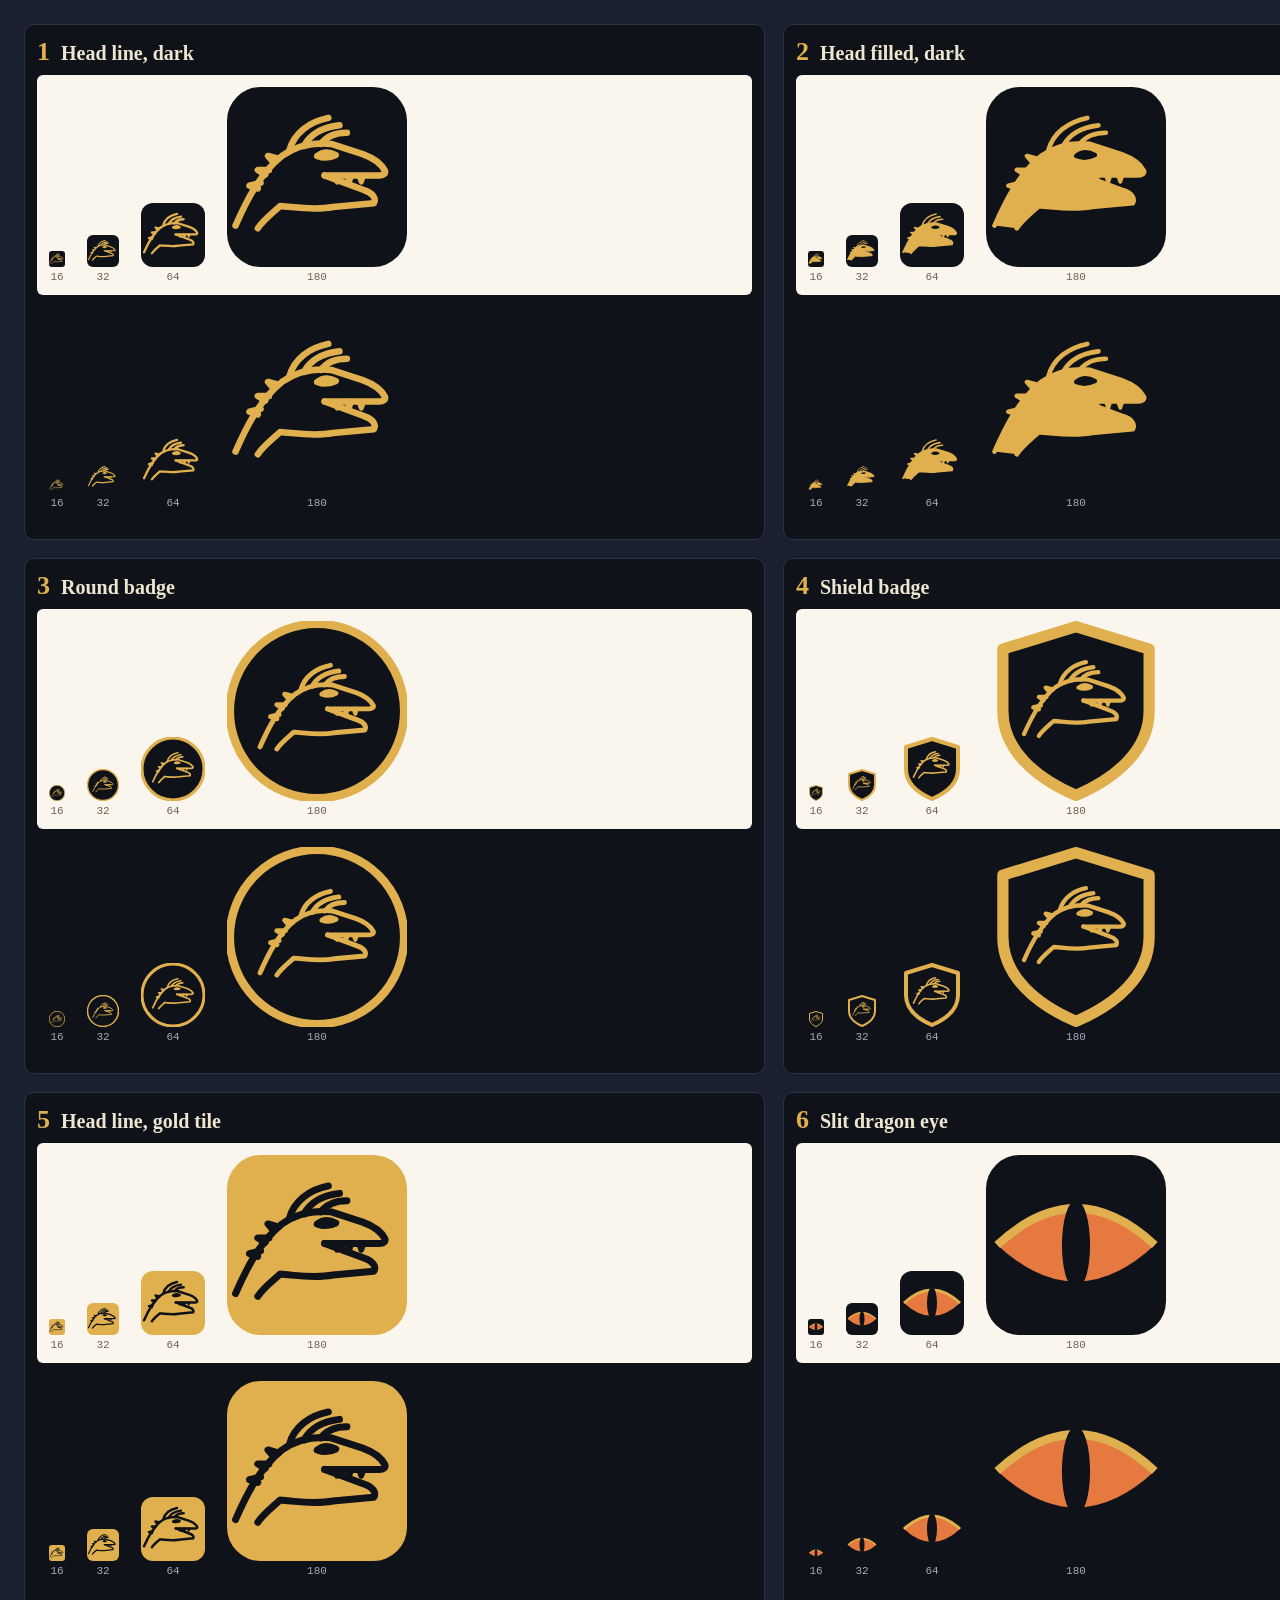
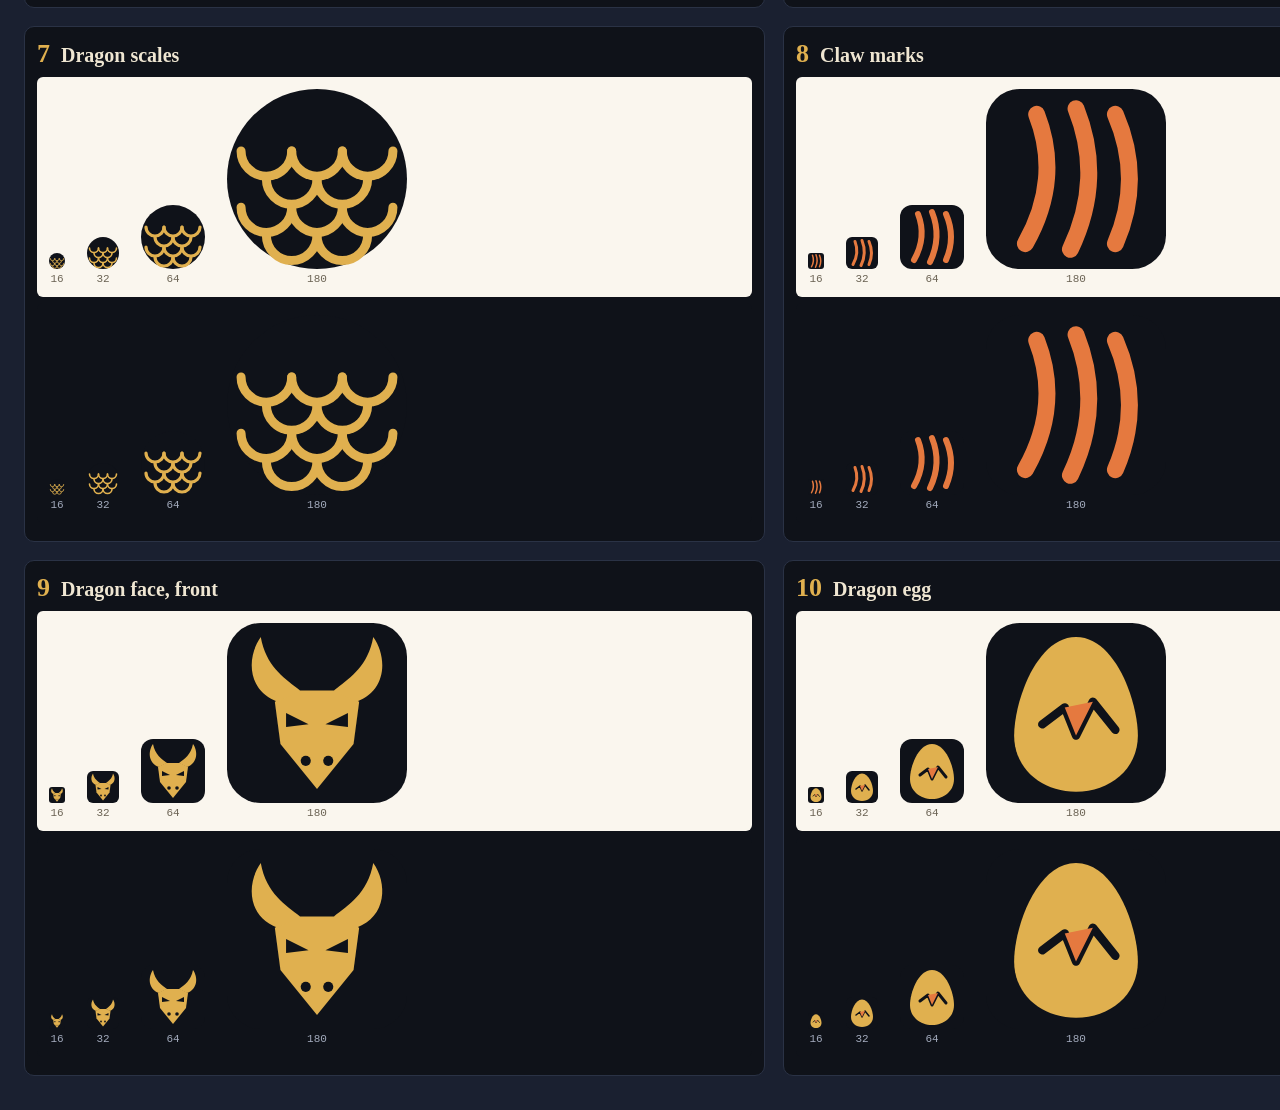
<file: favicon-concepts/sheet.html>
<!doctype html><meta charset=utf-8><style>body{margin:0;padding:24px;background:#1A2030;font:14px "IBM Plex Sans","Segoe UI",sans-serif;color:#EFE6D2;width:1500px}.g{display:grid;grid-template-columns:repeat(2,1fr);gap:18px}.card{background:#0F1219;border:1px solid #2A3245;border-radius:10px;padding:12px}h2{margin:0 0 8px;font:600 20px "Cormorant Garamond",Georgia,serif}h2 b{color:#E0B04F;font-size:26px;margin-right:6px}.strip{display:flex;align-items:flex-end;gap:22px;padding:12px;border-radius:6px;margin-bottom:6px}.s{text-align:center}i{display:block;font:11px monospace;margin-top:4px}</style><div class=g><div class="card"><h2><b>1</b> Head line, dark</h2><div class="strip" style="background:#FAF6EE"><div class="s"><div style="width:16px;height:16px"><svg xmlns="http://www.w3.org/2000/svg" viewBox="0 0 64 64"><rect width="64" height="64" rx="12" fill="#0F1219"/><g transform="translate(6 10) scale(0.165) translate(-40 -24)" fill="none" stroke="#E0B04F" stroke-width="14" stroke-linecap="round" stroke-linejoin="round"><path d="M22 262 C44 212 74 150 122 112 C150 92 188 82 228 86 L296 108 C318 116 336 128 344 144 C346 150 340 154 332 154 L214 154"/><path d="M214 154 L300 186 C318 192 326 204 320 214 L232 222 C190 230 150 222 118 220 C98 238 80 252 70 268"/><path d="M138 100 C148 62 182 38 222 30 M170 90 C184 64 212 50 246 46 M206 86 C218 70 238 62 262 62"/><path d="M104 126 l-12 -14 l22 6 M86 152 l-16 -10 l24 0 M70 182 l-18 -6 l24 -6"/><path d="M236 154 l5 14 l5 -14 M262 154 l5 15 l5 -15 M288 154 l5 14 l5 -14" stroke-width="11.200000000000001"/><path d="M198 112 Q216 98 238 110 Q218 120 198 112 Z"/><circle cx="218" cy="110" r="8" fill="#E0B04F" stroke="none"/></g></svg></div><i style="color:#6B6354">16</i></div><div class="s"><div style="width:32px;height:32px"><svg xmlns="http://www.w3.org/2000/svg" viewBox="0 0 64 64"><rect width="64" height="64" rx="12" fill="#0F1219"/><g transform="translate(6 10) scale(0.165) translate(-40 -24)" fill="none" stroke="#E0B04F" stroke-width="14" stroke-linecap="round" stroke-linejoin="round"><path d="M22 262 C44 212 74 150 122 112 C150 92 188 82 228 86 L296 108 C318 116 336 128 344 144 C346 150 340 154 332 154 L214 154"/><path d="M214 154 L300 186 C318 192 326 204 320 214 L232 222 C190 230 150 222 118 220 C98 238 80 252 70 268"/><path d="M138 100 C148 62 182 38 222 30 M170 90 C184 64 212 50 246 46 M206 86 C218 70 238 62 262 62"/><path d="M104 126 l-12 -14 l22 6 M86 152 l-16 -10 l24 0 M70 182 l-18 -6 l24 -6"/><path d="M236 154 l5 14 l5 -14 M262 154 l5 15 l5 -15 M288 154 l5 14 l5 -14" stroke-width="11.200000000000001"/><path d="M198 112 Q216 98 238 110 Q218 120 198 112 Z"/><circle cx="218" cy="110" r="8" fill="#E0B04F" stroke="none"/></g></svg></div><i style="color:#6B6354">32</i></div><div class="s"><div style="width:64px;height:64px"><svg xmlns="http://www.w3.org/2000/svg" viewBox="0 0 64 64"><rect width="64" height="64" rx="12" fill="#0F1219"/><g transform="translate(6 10) scale(0.165) translate(-40 -24)" fill="none" stroke="#E0B04F" stroke-width="14" stroke-linecap="round" stroke-linejoin="round"><path d="M22 262 C44 212 74 150 122 112 C150 92 188 82 228 86 L296 108 C318 116 336 128 344 144 C346 150 340 154 332 154 L214 154"/><path d="M214 154 L300 186 C318 192 326 204 320 214 L232 222 C190 230 150 222 118 220 C98 238 80 252 70 268"/><path d="M138 100 C148 62 182 38 222 30 M170 90 C184 64 212 50 246 46 M206 86 C218 70 238 62 262 62"/><path d="M104 126 l-12 -14 l22 6 M86 152 l-16 -10 l24 0 M70 182 l-18 -6 l24 -6"/><path d="M236 154 l5 14 l5 -14 M262 154 l5 15 l5 -15 M288 154 l5 14 l5 -14" stroke-width="11.200000000000001"/><path d="M198 112 Q216 98 238 110 Q218 120 198 112 Z"/><circle cx="218" cy="110" r="8" fill="#E0B04F" stroke="none"/></g></svg></div><i style="color:#6B6354">64</i></div><div class="s"><div style="width:180px;height:180px"><svg xmlns="http://www.w3.org/2000/svg" viewBox="0 0 64 64"><rect width="64" height="64" rx="12" fill="#0F1219"/><g transform="translate(6 10) scale(0.165) translate(-40 -24)" fill="none" stroke="#E0B04F" stroke-width="14" stroke-linecap="round" stroke-linejoin="round"><path d="M22 262 C44 212 74 150 122 112 C150 92 188 82 228 86 L296 108 C318 116 336 128 344 144 C346 150 340 154 332 154 L214 154"/><path d="M214 154 L300 186 C318 192 326 204 320 214 L232 222 C190 230 150 222 118 220 C98 238 80 252 70 268"/><path d="M138 100 C148 62 182 38 222 30 M170 90 C184 64 212 50 246 46 M206 86 C218 70 238 62 262 62"/><path d="M104 126 l-12 -14 l22 6 M86 152 l-16 -10 l24 0 M70 182 l-18 -6 l24 -6"/><path d="M236 154 l5 14 l5 -14 M262 154 l5 15 l5 -15 M288 154 l5 14 l5 -14" stroke-width="11.200000000000001"/><path d="M198 112 Q216 98 238 110 Q218 120 198 112 Z"/><circle cx="218" cy="110" r="8" fill="#E0B04F" stroke="none"/></g></svg></div><i style="color:#6B6354">180</i></div></div><div class="strip" style="background:#0F1219"><div class="s"><div style="width:16px;height:16px"><svg xmlns="http://www.w3.org/2000/svg" viewBox="0 0 64 64"><rect width="64" height="64" rx="12" fill="#0F1219"/><g transform="translate(6 10) scale(0.165) translate(-40 -24)" fill="none" stroke="#E0B04F" stroke-width="14" stroke-linecap="round" stroke-linejoin="round"><path d="M22 262 C44 212 74 150 122 112 C150 92 188 82 228 86 L296 108 C318 116 336 128 344 144 C346 150 340 154 332 154 L214 154"/><path d="M214 154 L300 186 C318 192 326 204 320 214 L232 222 C190 230 150 222 118 220 C98 238 80 252 70 268"/><path d="M138 100 C148 62 182 38 222 30 M170 90 C184 64 212 50 246 46 M206 86 C218 70 238 62 262 62"/><path d="M104 126 l-12 -14 l22 6 M86 152 l-16 -10 l24 0 M70 182 l-18 -6 l24 -6"/><path d="M236 154 l5 14 l5 -14 M262 154 l5 15 l5 -15 M288 154 l5 14 l5 -14" stroke-width="11.200000000000001"/><path d="M198 112 Q216 98 238 110 Q218 120 198 112 Z"/><circle cx="218" cy="110" r="8" fill="#E0B04F" stroke="none"/></g></svg></div><i style="color:#A3ABBD">16</i></div><div class="s"><div style="width:32px;height:32px"><svg xmlns="http://www.w3.org/2000/svg" viewBox="0 0 64 64"><rect width="64" height="64" rx="12" fill="#0F1219"/><g transform="translate(6 10) scale(0.165) translate(-40 -24)" fill="none" stroke="#E0B04F" stroke-width="14" stroke-linecap="round" stroke-linejoin="round"><path d="M22 262 C44 212 74 150 122 112 C150 92 188 82 228 86 L296 108 C318 116 336 128 344 144 C346 150 340 154 332 154 L214 154"/><path d="M214 154 L300 186 C318 192 326 204 320 214 L232 222 C190 230 150 222 118 220 C98 238 80 252 70 268"/><path d="M138 100 C148 62 182 38 222 30 M170 90 C184 64 212 50 246 46 M206 86 C218 70 238 62 262 62"/><path d="M104 126 l-12 -14 l22 6 M86 152 l-16 -10 l24 0 M70 182 l-18 -6 l24 -6"/><path d="M236 154 l5 14 l5 -14 M262 154 l5 15 l5 -15 M288 154 l5 14 l5 -14" stroke-width="11.200000000000001"/><path d="M198 112 Q216 98 238 110 Q218 120 198 112 Z"/><circle cx="218" cy="110" r="8" fill="#E0B04F" stroke="none"/></g></svg></div><i style="color:#A3ABBD">32</i></div><div class="s"><div style="width:64px;height:64px"><svg xmlns="http://www.w3.org/2000/svg" viewBox="0 0 64 64"><rect width="64" height="64" rx="12" fill="#0F1219"/><g transform="translate(6 10) scale(0.165) translate(-40 -24)" fill="none" stroke="#E0B04F" stroke-width="14" stroke-linecap="round" stroke-linejoin="round"><path d="M22 262 C44 212 74 150 122 112 C150 92 188 82 228 86 L296 108 C318 116 336 128 344 144 C346 150 340 154 332 154 L214 154"/><path d="M214 154 L300 186 C318 192 326 204 320 214 L232 222 C190 230 150 222 118 220 C98 238 80 252 70 268"/><path d="M138 100 C148 62 182 38 222 30 M170 90 C184 64 212 50 246 46 M206 86 C218 70 238 62 262 62"/><path d="M104 126 l-12 -14 l22 6 M86 152 l-16 -10 l24 0 M70 182 l-18 -6 l24 -6"/><path d="M236 154 l5 14 l5 -14 M262 154 l5 15 l5 -15 M288 154 l5 14 l5 -14" stroke-width="11.200000000000001"/><path d="M198 112 Q216 98 238 110 Q218 120 198 112 Z"/><circle cx="218" cy="110" r="8" fill="#E0B04F" stroke="none"/></g></svg></div><i style="color:#A3ABBD">64</i></div><div class="s"><div style="width:180px;height:180px"><svg xmlns="http://www.w3.org/2000/svg" viewBox="0 0 64 64"><rect width="64" height="64" rx="12" fill="#0F1219"/><g transform="translate(6 10) scale(0.165) translate(-40 -24)" fill="none" stroke="#E0B04F" stroke-width="14" stroke-linecap="round" stroke-linejoin="round"><path d="M22 262 C44 212 74 150 122 112 C150 92 188 82 228 86 L296 108 C318 116 336 128 344 144 C346 150 340 154 332 154 L214 154"/><path d="M214 154 L300 186 C318 192 326 204 320 214 L232 222 C190 230 150 222 118 220 C98 238 80 252 70 268"/><path d="M138 100 C148 62 182 38 222 30 M170 90 C184 64 212 50 246 46 M206 86 C218 70 238 62 262 62"/><path d="M104 126 l-12 -14 l22 6 M86 152 l-16 -10 l24 0 M70 182 l-18 -6 l24 -6"/><path d="M236 154 l5 14 l5 -14 M262 154 l5 15 l5 -15 M288 154 l5 14 l5 -14" stroke-width="11.200000000000001"/><path d="M198 112 Q216 98 238 110 Q218 120 198 112 Z"/><circle cx="218" cy="110" r="8" fill="#E0B04F" stroke="none"/></g></svg></div><i style="color:#A3ABBD">180</i></div></div></div><div class="card"><h2><b>2</b> Head filled, dark</h2><div class="strip" style="background:#FAF6EE"><div class="s"><div style="width:16px;height:16px"><svg xmlns="http://www.w3.org/2000/svg" viewBox="0 0 64 64"><rect width="64" height="64" rx="12" fill="#0F1219"/><g transform="translate(6 10) scale(0.165) translate(-40 -24)" fill="none" stroke="#E0B04F" stroke-width="10" stroke-linecap="round" stroke-linejoin="round"><path d="M22 262 C44 212 74 150 122 112 C150 92 188 82 228 86 L296 108 C318 116 336 128 344 144 C346 150 340 154 332 154 L214 154 L214 154 L300 186 C318 192 326 204 320 214 L232 222 C190 230 150 222 118 220 C98 238 80 252 70 268 L22 262Z" fill="#E0B04F" stroke="none"/><path d="M22 262 C44 212 74 150 122 112 C150 92 188 82 228 86 L296 108 C318 116 336 128 344 144 C346 150 340 154 332 154 L214 154"/><path d="M214 154 L300 186 C318 192 326 204 320 214 L232 222 C190 230 150 222 118 220 C98 238 80 252 70 268"/><path d="M138 100 C148 62 182 38 222 30 M170 90 C184 64 212 50 246 46 M206 86 C218 70 238 62 262 62"/><path d="M104 126 l-12 -14 l22 6 M86 152 l-16 -10 l24 0 M70 182 l-18 -6 l24 -6"/><path d="M236 154 l5 14 l5 -14 M262 154 l5 15 l5 -15 M288 154 l5 14 l5 -14" stroke-width="8.0"/><path d="M198 112 Q216 98 238 110 Q218 120 198 112 Z" stroke="#0F1219"/><circle cx="218" cy="110" r="8" fill="#0F1219" stroke="none"/></g></svg></div><i style="color:#6B6354">16</i></div><div class="s"><div style="width:32px;height:32px"><svg xmlns="http://www.w3.org/2000/svg" viewBox="0 0 64 64"><rect width="64" height="64" rx="12" fill="#0F1219"/><g transform="translate(6 10) scale(0.165) translate(-40 -24)" fill="none" stroke="#E0B04F" stroke-width="10" stroke-linecap="round" stroke-linejoin="round"><path d="M22 262 C44 212 74 150 122 112 C150 92 188 82 228 86 L296 108 C318 116 336 128 344 144 C346 150 340 154 332 154 L214 154 L214 154 L300 186 C318 192 326 204 320 214 L232 222 C190 230 150 222 118 220 C98 238 80 252 70 268 L22 262Z" fill="#E0B04F" stroke="none"/><path d="M22 262 C44 212 74 150 122 112 C150 92 188 82 228 86 L296 108 C318 116 336 128 344 144 C346 150 340 154 332 154 L214 154"/><path d="M214 154 L300 186 C318 192 326 204 320 214 L232 222 C190 230 150 222 118 220 C98 238 80 252 70 268"/><path d="M138 100 C148 62 182 38 222 30 M170 90 C184 64 212 50 246 46 M206 86 C218 70 238 62 262 62"/><path d="M104 126 l-12 -14 l22 6 M86 152 l-16 -10 l24 0 M70 182 l-18 -6 l24 -6"/><path d="M236 154 l5 14 l5 -14 M262 154 l5 15 l5 -15 M288 154 l5 14 l5 -14" stroke-width="8.0"/><path d="M198 112 Q216 98 238 110 Q218 120 198 112 Z" stroke="#0F1219"/><circle cx="218" cy="110" r="8" fill="#0F1219" stroke="none"/></g></svg></div><i style="color:#6B6354">32</i></div><div class="s"><div style="width:64px;height:64px"><svg xmlns="http://www.w3.org/2000/svg" viewBox="0 0 64 64"><rect width="64" height="64" rx="12" fill="#0F1219"/><g transform="translate(6 10) scale(0.165) translate(-40 -24)" fill="none" stroke="#E0B04F" stroke-width="10" stroke-linecap="round" stroke-linejoin="round"><path d="M22 262 C44 212 74 150 122 112 C150 92 188 82 228 86 L296 108 C318 116 336 128 344 144 C346 150 340 154 332 154 L214 154 L214 154 L300 186 C318 192 326 204 320 214 L232 222 C190 230 150 222 118 220 C98 238 80 252 70 268 L22 262Z" fill="#E0B04F" stroke="none"/><path d="M22 262 C44 212 74 150 122 112 C150 92 188 82 228 86 L296 108 C318 116 336 128 344 144 C346 150 340 154 332 154 L214 154"/><path d="M214 154 L300 186 C318 192 326 204 320 214 L232 222 C190 230 150 222 118 220 C98 238 80 252 70 268"/><path d="M138 100 C148 62 182 38 222 30 M170 90 C184 64 212 50 246 46 M206 86 C218 70 238 62 262 62"/><path d="M104 126 l-12 -14 l22 6 M86 152 l-16 -10 l24 0 M70 182 l-18 -6 l24 -6"/><path d="M236 154 l5 14 l5 -14 M262 154 l5 15 l5 -15 M288 154 l5 14 l5 -14" stroke-width="8.0"/><path d="M198 112 Q216 98 238 110 Q218 120 198 112 Z" stroke="#0F1219"/><circle cx="218" cy="110" r="8" fill="#0F1219" stroke="none"/></g></svg></div><i style="color:#6B6354">64</i></div><div class="s"><div style="width:180px;height:180px"><svg xmlns="http://www.w3.org/2000/svg" viewBox="0 0 64 64"><rect width="64" height="64" rx="12" fill="#0F1219"/><g transform="translate(6 10) scale(0.165) translate(-40 -24)" fill="none" stroke="#E0B04F" stroke-width="10" stroke-linecap="round" stroke-linejoin="round"><path d="M22 262 C44 212 74 150 122 112 C150 92 188 82 228 86 L296 108 C318 116 336 128 344 144 C346 150 340 154 332 154 L214 154 L214 154 L300 186 C318 192 326 204 320 214 L232 222 C190 230 150 222 118 220 C98 238 80 252 70 268 L22 262Z" fill="#E0B04F" stroke="none"/><path d="M22 262 C44 212 74 150 122 112 C150 92 188 82 228 86 L296 108 C318 116 336 128 344 144 C346 150 340 154 332 154 L214 154"/><path d="M214 154 L300 186 C318 192 326 204 320 214 L232 222 C190 230 150 222 118 220 C98 238 80 252 70 268"/><path d="M138 100 C148 62 182 38 222 30 M170 90 C184 64 212 50 246 46 M206 86 C218 70 238 62 262 62"/><path d="M104 126 l-12 -14 l22 6 M86 152 l-16 -10 l24 0 M70 182 l-18 -6 l24 -6"/><path d="M236 154 l5 14 l5 -14 M262 154 l5 15 l5 -15 M288 154 l5 14 l5 -14" stroke-width="8.0"/><path d="M198 112 Q216 98 238 110 Q218 120 198 112 Z" stroke="#0F1219"/><circle cx="218" cy="110" r="8" fill="#0F1219" stroke="none"/></g></svg></div><i style="color:#6B6354">180</i></div></div><div class="strip" style="background:#0F1219"><div class="s"><div style="width:16px;height:16px"><svg xmlns="http://www.w3.org/2000/svg" viewBox="0 0 64 64"><rect width="64" height="64" rx="12" fill="#0F1219"/><g transform="translate(6 10) scale(0.165) translate(-40 -24)" fill="none" stroke="#E0B04F" stroke-width="10" stroke-linecap="round" stroke-linejoin="round"><path d="M22 262 C44 212 74 150 122 112 C150 92 188 82 228 86 L296 108 C318 116 336 128 344 144 C346 150 340 154 332 154 L214 154 L214 154 L300 186 C318 192 326 204 320 214 L232 222 C190 230 150 222 118 220 C98 238 80 252 70 268 L22 262Z" fill="#E0B04F" stroke="none"/><path d="M22 262 C44 212 74 150 122 112 C150 92 188 82 228 86 L296 108 C318 116 336 128 344 144 C346 150 340 154 332 154 L214 154"/><path d="M214 154 L300 186 C318 192 326 204 320 214 L232 222 C190 230 150 222 118 220 C98 238 80 252 70 268"/><path d="M138 100 C148 62 182 38 222 30 M170 90 C184 64 212 50 246 46 M206 86 C218 70 238 62 262 62"/><path d="M104 126 l-12 -14 l22 6 M86 152 l-16 -10 l24 0 M70 182 l-18 -6 l24 -6"/><path d="M236 154 l5 14 l5 -14 M262 154 l5 15 l5 -15 M288 154 l5 14 l5 -14" stroke-width="8.0"/><path d="M198 112 Q216 98 238 110 Q218 120 198 112 Z" stroke="#0F1219"/><circle cx="218" cy="110" r="8" fill="#0F1219" stroke="none"/></g></svg></div><i style="color:#A3ABBD">16</i></div><div class="s"><div style="width:32px;height:32px"><svg xmlns="http://www.w3.org/2000/svg" viewBox="0 0 64 64"><rect width="64" height="64" rx="12" fill="#0F1219"/><g transform="translate(6 10) scale(0.165) translate(-40 -24)" fill="none" stroke="#E0B04F" stroke-width="10" stroke-linecap="round" stroke-linejoin="round"><path d="M22 262 C44 212 74 150 122 112 C150 92 188 82 228 86 L296 108 C318 116 336 128 344 144 C346 150 340 154 332 154 L214 154 L214 154 L300 186 C318 192 326 204 320 214 L232 222 C190 230 150 222 118 220 C98 238 80 252 70 268 L22 262Z" fill="#E0B04F" stroke="none"/><path d="M22 262 C44 212 74 150 122 112 C150 92 188 82 228 86 L296 108 C318 116 336 128 344 144 C346 150 340 154 332 154 L214 154"/><path d="M214 154 L300 186 C318 192 326 204 320 214 L232 222 C190 230 150 222 118 220 C98 238 80 252 70 268"/><path d="M138 100 C148 62 182 38 222 30 M170 90 C184 64 212 50 246 46 M206 86 C218 70 238 62 262 62"/><path d="M104 126 l-12 -14 l22 6 M86 152 l-16 -10 l24 0 M70 182 l-18 -6 l24 -6"/><path d="M236 154 l5 14 l5 -14 M262 154 l5 15 l5 -15 M288 154 l5 14 l5 -14" stroke-width="8.0"/><path d="M198 112 Q216 98 238 110 Q218 120 198 112 Z" stroke="#0F1219"/><circle cx="218" cy="110" r="8" fill="#0F1219" stroke="none"/></g></svg></div><i style="color:#A3ABBD">32</i></div><div class="s"><div style="width:64px;height:64px"><svg xmlns="http://www.w3.org/2000/svg" viewBox="0 0 64 64"><rect width="64" height="64" rx="12" fill="#0F1219"/><g transform="translate(6 10) scale(0.165) translate(-40 -24)" fill="none" stroke="#E0B04F" stroke-width="10" stroke-linecap="round" stroke-linejoin="round"><path d="M22 262 C44 212 74 150 122 112 C150 92 188 82 228 86 L296 108 C318 116 336 128 344 144 C346 150 340 154 332 154 L214 154 L214 154 L300 186 C318 192 326 204 320 214 L232 222 C190 230 150 222 118 220 C98 238 80 252 70 268 L22 262Z" fill="#E0B04F" stroke="none"/><path d="M22 262 C44 212 74 150 122 112 C150 92 188 82 228 86 L296 108 C318 116 336 128 344 144 C346 150 340 154 332 154 L214 154"/><path d="M214 154 L300 186 C318 192 326 204 320 214 L232 222 C190 230 150 222 118 220 C98 238 80 252 70 268"/><path d="M138 100 C148 62 182 38 222 30 M170 90 C184 64 212 50 246 46 M206 86 C218 70 238 62 262 62"/><path d="M104 126 l-12 -14 l22 6 M86 152 l-16 -10 l24 0 M70 182 l-18 -6 l24 -6"/><path d="M236 154 l5 14 l5 -14 M262 154 l5 15 l5 -15 M288 154 l5 14 l5 -14" stroke-width="8.0"/><path d="M198 112 Q216 98 238 110 Q218 120 198 112 Z" stroke="#0F1219"/><circle cx="218" cy="110" r="8" fill="#0F1219" stroke="none"/></g></svg></div><i style="color:#A3ABBD">64</i></div><div class="s"><div style="width:180px;height:180px"><svg xmlns="http://www.w3.org/2000/svg" viewBox="0 0 64 64"><rect width="64" height="64" rx="12" fill="#0F1219"/><g transform="translate(6 10) scale(0.165) translate(-40 -24)" fill="none" stroke="#E0B04F" stroke-width="10" stroke-linecap="round" stroke-linejoin="round"><path d="M22 262 C44 212 74 150 122 112 C150 92 188 82 228 86 L296 108 C318 116 336 128 344 144 C346 150 340 154 332 154 L214 154 L214 154 L300 186 C318 192 326 204 320 214 L232 222 C190 230 150 222 118 220 C98 238 80 252 70 268 L22 262Z" fill="#E0B04F" stroke="none"/><path d="M22 262 C44 212 74 150 122 112 C150 92 188 82 228 86 L296 108 C318 116 336 128 344 144 C346 150 340 154 332 154 L214 154"/><path d="M214 154 L300 186 C318 192 326 204 320 214 L232 222 C190 230 150 222 118 220 C98 238 80 252 70 268"/><path d="M138 100 C148 62 182 38 222 30 M170 90 C184 64 212 50 246 46 M206 86 C218 70 238 62 262 62"/><path d="M104 126 l-12 -14 l22 6 M86 152 l-16 -10 l24 0 M70 182 l-18 -6 l24 -6"/><path d="M236 154 l5 14 l5 -14 M262 154 l5 15 l5 -15 M288 154 l5 14 l5 -14" stroke-width="8.0"/><path d="M198 112 Q216 98 238 110 Q218 120 198 112 Z" stroke="#0F1219"/><circle cx="218" cy="110" r="8" fill="#0F1219" stroke="none"/></g></svg></div><i style="color:#A3ABBD">180</i></div></div></div><div class="card"><h2><b>3</b> Round badge</h2><div class="strip" style="background:#FAF6EE"><div class="s"><div style="width:16px;height:16px"><svg xmlns="http://www.w3.org/2000/svg" viewBox="0 0 64 64"><circle cx="32" cy="32" r="31" fill="#0F1219" stroke="#E0B04F" stroke-width="3"/><g transform="translate(14 15) scale(0.125) translate(-40 -24)" fill="none" stroke="#E0B04F" stroke-width="14" stroke-linecap="round" stroke-linejoin="round"><path d="M22 262 C44 212 74 150 122 112 C150 92 188 82 228 86 L296 108 C318 116 336 128 344 144 C346 150 340 154 332 154 L214 154"/><path d="M214 154 L300 186 C318 192 326 204 320 214 L232 222 C190 230 150 222 118 220 C98 238 80 252 70 268"/><path d="M138 100 C148 62 182 38 222 30 M170 90 C184 64 212 50 246 46 M206 86 C218 70 238 62 262 62"/><path d="M104 126 l-12 -14 l22 6 M86 152 l-16 -10 l24 0 M70 182 l-18 -6 l24 -6"/><path d="M236 154 l5 14 l5 -14 M262 154 l5 15 l5 -15 M288 154 l5 14 l5 -14" stroke-width="11.200000000000001"/><path d="M198 112 Q216 98 238 110 Q218 120 198 112 Z"/><circle cx="218" cy="110" r="8" fill="#E0B04F" stroke="none"/></g></svg></div><i style="color:#6B6354">16</i></div><div class="s"><div style="width:32px;height:32px"><svg xmlns="http://www.w3.org/2000/svg" viewBox="0 0 64 64"><circle cx="32" cy="32" r="31" fill="#0F1219" stroke="#E0B04F" stroke-width="3"/><g transform="translate(14 15) scale(0.125) translate(-40 -24)" fill="none" stroke="#E0B04F" stroke-width="14" stroke-linecap="round" stroke-linejoin="round"><path d="M22 262 C44 212 74 150 122 112 C150 92 188 82 228 86 L296 108 C318 116 336 128 344 144 C346 150 340 154 332 154 L214 154"/><path d="M214 154 L300 186 C318 192 326 204 320 214 L232 222 C190 230 150 222 118 220 C98 238 80 252 70 268"/><path d="M138 100 C148 62 182 38 222 30 M170 90 C184 64 212 50 246 46 M206 86 C218 70 238 62 262 62"/><path d="M104 126 l-12 -14 l22 6 M86 152 l-16 -10 l24 0 M70 182 l-18 -6 l24 -6"/><path d="M236 154 l5 14 l5 -14 M262 154 l5 15 l5 -15 M288 154 l5 14 l5 -14" stroke-width="11.200000000000001"/><path d="M198 112 Q216 98 238 110 Q218 120 198 112 Z"/><circle cx="218" cy="110" r="8" fill="#E0B04F" stroke="none"/></g></svg></div><i style="color:#6B6354">32</i></div><div class="s"><div style="width:64px;height:64px"><svg xmlns="http://www.w3.org/2000/svg" viewBox="0 0 64 64"><circle cx="32" cy="32" r="31" fill="#0F1219" stroke="#E0B04F" stroke-width="3"/><g transform="translate(14 15) scale(0.125) translate(-40 -24)" fill="none" stroke="#E0B04F" stroke-width="14" stroke-linecap="round" stroke-linejoin="round"><path d="M22 262 C44 212 74 150 122 112 C150 92 188 82 228 86 L296 108 C318 116 336 128 344 144 C346 150 340 154 332 154 L214 154"/><path d="M214 154 L300 186 C318 192 326 204 320 214 L232 222 C190 230 150 222 118 220 C98 238 80 252 70 268"/><path d="M138 100 C148 62 182 38 222 30 M170 90 C184 64 212 50 246 46 M206 86 C218 70 238 62 262 62"/><path d="M104 126 l-12 -14 l22 6 M86 152 l-16 -10 l24 0 M70 182 l-18 -6 l24 -6"/><path d="M236 154 l5 14 l5 -14 M262 154 l5 15 l5 -15 M288 154 l5 14 l5 -14" stroke-width="11.200000000000001"/><path d="M198 112 Q216 98 238 110 Q218 120 198 112 Z"/><circle cx="218" cy="110" r="8" fill="#E0B04F" stroke="none"/></g></svg></div><i style="color:#6B6354">64</i></div><div class="s"><div style="width:180px;height:180px"><svg xmlns="http://www.w3.org/2000/svg" viewBox="0 0 64 64"><circle cx="32" cy="32" r="31" fill="#0F1219" stroke="#E0B04F" stroke-width="3"/><g transform="translate(14 15) scale(0.125) translate(-40 -24)" fill="none" stroke="#E0B04F" stroke-width="14" stroke-linecap="round" stroke-linejoin="round"><path d="M22 262 C44 212 74 150 122 112 C150 92 188 82 228 86 L296 108 C318 116 336 128 344 144 C346 150 340 154 332 154 L214 154"/><path d="M214 154 L300 186 C318 192 326 204 320 214 L232 222 C190 230 150 222 118 220 C98 238 80 252 70 268"/><path d="M138 100 C148 62 182 38 222 30 M170 90 C184 64 212 50 246 46 M206 86 C218 70 238 62 262 62"/><path d="M104 126 l-12 -14 l22 6 M86 152 l-16 -10 l24 0 M70 182 l-18 -6 l24 -6"/><path d="M236 154 l5 14 l5 -14 M262 154 l5 15 l5 -15 M288 154 l5 14 l5 -14" stroke-width="11.200000000000001"/><path d="M198 112 Q216 98 238 110 Q218 120 198 112 Z"/><circle cx="218" cy="110" r="8" fill="#E0B04F" stroke="none"/></g></svg></div><i style="color:#6B6354">180</i></div></div><div class="strip" style="background:#0F1219"><div class="s"><div style="width:16px;height:16px"><svg xmlns="http://www.w3.org/2000/svg" viewBox="0 0 64 64"><circle cx="32" cy="32" r="31" fill="#0F1219" stroke="#E0B04F" stroke-width="3"/><g transform="translate(14 15) scale(0.125) translate(-40 -24)" fill="none" stroke="#E0B04F" stroke-width="14" stroke-linecap="round" stroke-linejoin="round"><path d="M22 262 C44 212 74 150 122 112 C150 92 188 82 228 86 L296 108 C318 116 336 128 344 144 C346 150 340 154 332 154 L214 154"/><path d="M214 154 L300 186 C318 192 326 204 320 214 L232 222 C190 230 150 222 118 220 C98 238 80 252 70 268"/><path d="M138 100 C148 62 182 38 222 30 M170 90 C184 64 212 50 246 46 M206 86 C218 70 238 62 262 62"/><path d="M104 126 l-12 -14 l22 6 M86 152 l-16 -10 l24 0 M70 182 l-18 -6 l24 -6"/><path d="M236 154 l5 14 l5 -14 M262 154 l5 15 l5 -15 M288 154 l5 14 l5 -14" stroke-width="11.200000000000001"/><path d="M198 112 Q216 98 238 110 Q218 120 198 112 Z"/><circle cx="218" cy="110" r="8" fill="#E0B04F" stroke="none"/></g></svg></div><i style="color:#A3ABBD">16</i></div><div class="s"><div style="width:32px;height:32px"><svg xmlns="http://www.w3.org/2000/svg" viewBox="0 0 64 64"><circle cx="32" cy="32" r="31" fill="#0F1219" stroke="#E0B04F" stroke-width="3"/><g transform="translate(14 15) scale(0.125) translate(-40 -24)" fill="none" stroke="#E0B04F" stroke-width="14" stroke-linecap="round" stroke-linejoin="round"><path d="M22 262 C44 212 74 150 122 112 C150 92 188 82 228 86 L296 108 C318 116 336 128 344 144 C346 150 340 154 332 154 L214 154"/><path d="M214 154 L300 186 C318 192 326 204 320 214 L232 222 C190 230 150 222 118 220 C98 238 80 252 70 268"/><path d="M138 100 C148 62 182 38 222 30 M170 90 C184 64 212 50 246 46 M206 86 C218 70 238 62 262 62"/><path d="M104 126 l-12 -14 l22 6 M86 152 l-16 -10 l24 0 M70 182 l-18 -6 l24 -6"/><path d="M236 154 l5 14 l5 -14 M262 154 l5 15 l5 -15 M288 154 l5 14 l5 -14" stroke-width="11.200000000000001"/><path d="M198 112 Q216 98 238 110 Q218 120 198 112 Z"/><circle cx="218" cy="110" r="8" fill="#E0B04F" stroke="none"/></g></svg></div><i style="color:#A3ABBD">32</i></div><div class="s"><div style="width:64px;height:64px"><svg xmlns="http://www.w3.org/2000/svg" viewBox="0 0 64 64"><circle cx="32" cy="32" r="31" fill="#0F1219" stroke="#E0B04F" stroke-width="3"/><g transform="translate(14 15) scale(0.125) translate(-40 -24)" fill="none" stroke="#E0B04F" stroke-width="14" stroke-linecap="round" stroke-linejoin="round"><path d="M22 262 C44 212 74 150 122 112 C150 92 188 82 228 86 L296 108 C318 116 336 128 344 144 C346 150 340 154 332 154 L214 154"/><path d="M214 154 L300 186 C318 192 326 204 320 214 L232 222 C190 230 150 222 118 220 C98 238 80 252 70 268"/><path d="M138 100 C148 62 182 38 222 30 M170 90 C184 64 212 50 246 46 M206 86 C218 70 238 62 262 62"/><path d="M104 126 l-12 -14 l22 6 M86 152 l-16 -10 l24 0 M70 182 l-18 -6 l24 -6"/><path d="M236 154 l5 14 l5 -14 M262 154 l5 15 l5 -15 M288 154 l5 14 l5 -14" stroke-width="11.200000000000001"/><path d="M198 112 Q216 98 238 110 Q218 120 198 112 Z"/><circle cx="218" cy="110" r="8" fill="#E0B04F" stroke="none"/></g></svg></div><i style="color:#A3ABBD">64</i></div><div class="s"><div style="width:180px;height:180px"><svg xmlns="http://www.w3.org/2000/svg" viewBox="0 0 64 64"><circle cx="32" cy="32" r="31" fill="#0F1219" stroke="#E0B04F" stroke-width="3"/><g transform="translate(14 15) scale(0.125) translate(-40 -24)" fill="none" stroke="#E0B04F" stroke-width="14" stroke-linecap="round" stroke-linejoin="round"><path d="M22 262 C44 212 74 150 122 112 C150 92 188 82 228 86 L296 108 C318 116 336 128 344 144 C346 150 340 154 332 154 L214 154"/><path d="M214 154 L300 186 C318 192 326 204 320 214 L232 222 C190 230 150 222 118 220 C98 238 80 252 70 268"/><path d="M138 100 C148 62 182 38 222 30 M170 90 C184 64 212 50 246 46 M206 86 C218 70 238 62 262 62"/><path d="M104 126 l-12 -14 l22 6 M86 152 l-16 -10 l24 0 M70 182 l-18 -6 l24 -6"/><path d="M236 154 l5 14 l5 -14 M262 154 l5 15 l5 -15 M288 154 l5 14 l5 -14" stroke-width="11.200000000000001"/><path d="M198 112 Q216 98 238 110 Q218 120 198 112 Z"/><circle cx="218" cy="110" r="8" fill="#E0B04F" stroke="none"/></g></svg></div><i style="color:#A3ABBD">180</i></div></div></div><div class="card"><h2><b>4</b> Shield badge</h2><div class="strip" style="background:#FAF6EE"><div class="s"><div style="width:16px;height:16px"><svg xmlns="http://www.w3.org/2000/svg" viewBox="0 0 64 64"><path d="M32 2 L58 10 V32 C58 46 46 56 32 62 C18 56 6 46 6 32 V10Z" fill="#0F1219" stroke="#E0B04F" stroke-width="4" stroke-linejoin="round"/><g transform="translate(15.5 14) scale(0.11) translate(-40 -24)" fill="none" stroke="#E0B04F" stroke-width="14" stroke-linecap="round" stroke-linejoin="round"><path d="M22 262 C44 212 74 150 122 112 C150 92 188 82 228 86 L296 108 C318 116 336 128 344 144 C346 150 340 154 332 154 L214 154"/><path d="M214 154 L300 186 C318 192 326 204 320 214 L232 222 C190 230 150 222 118 220 C98 238 80 252 70 268"/><path d="M138 100 C148 62 182 38 222 30 M170 90 C184 64 212 50 246 46 M206 86 C218 70 238 62 262 62"/><path d="M104 126 l-12 -14 l22 6 M86 152 l-16 -10 l24 0 M70 182 l-18 -6 l24 -6"/><path d="M236 154 l5 14 l5 -14 M262 154 l5 15 l5 -15 M288 154 l5 14 l5 -14" stroke-width="11.200000000000001"/><path d="M198 112 Q216 98 238 110 Q218 120 198 112 Z"/><circle cx="218" cy="110" r="8" fill="#E0B04F" stroke="none"/></g></svg></div><i style="color:#6B6354">16</i></div><div class="s"><div style="width:32px;height:32px"><svg xmlns="http://www.w3.org/2000/svg" viewBox="0 0 64 64"><path d="M32 2 L58 10 V32 C58 46 46 56 32 62 C18 56 6 46 6 32 V10Z" fill="#0F1219" stroke="#E0B04F" stroke-width="4" stroke-linejoin="round"/><g transform="translate(15.5 14) scale(0.11) translate(-40 -24)" fill="none" stroke="#E0B04F" stroke-width="14" stroke-linecap="round" stroke-linejoin="round"><path d="M22 262 C44 212 74 150 122 112 C150 92 188 82 228 86 L296 108 C318 116 336 128 344 144 C346 150 340 154 332 154 L214 154"/><path d="M214 154 L300 186 C318 192 326 204 320 214 L232 222 C190 230 150 222 118 220 C98 238 80 252 70 268"/><path d="M138 100 C148 62 182 38 222 30 M170 90 C184 64 212 50 246 46 M206 86 C218 70 238 62 262 62"/><path d="M104 126 l-12 -14 l22 6 M86 152 l-16 -10 l24 0 M70 182 l-18 -6 l24 -6"/><path d="M236 154 l5 14 l5 -14 M262 154 l5 15 l5 -15 M288 154 l5 14 l5 -14" stroke-width="11.200000000000001"/><path d="M198 112 Q216 98 238 110 Q218 120 198 112 Z"/><circle cx="218" cy="110" r="8" fill="#E0B04F" stroke="none"/></g></svg></div><i style="color:#6B6354">32</i></div><div class="s"><div style="width:64px;height:64px"><svg xmlns="http://www.w3.org/2000/svg" viewBox="0 0 64 64"><path d="M32 2 L58 10 V32 C58 46 46 56 32 62 C18 56 6 46 6 32 V10Z" fill="#0F1219" stroke="#E0B04F" stroke-width="4" stroke-linejoin="round"/><g transform="translate(15.5 14) scale(0.11) translate(-40 -24)" fill="none" stroke="#E0B04F" stroke-width="14" stroke-linecap="round" stroke-linejoin="round"><path d="M22 262 C44 212 74 150 122 112 C150 92 188 82 228 86 L296 108 C318 116 336 128 344 144 C346 150 340 154 332 154 L214 154"/><path d="M214 154 L300 186 C318 192 326 204 320 214 L232 222 C190 230 150 222 118 220 C98 238 80 252 70 268"/><path d="M138 100 C148 62 182 38 222 30 M170 90 C184 64 212 50 246 46 M206 86 C218 70 238 62 262 62"/><path d="M104 126 l-12 -14 l22 6 M86 152 l-16 -10 l24 0 M70 182 l-18 -6 l24 -6"/><path d="M236 154 l5 14 l5 -14 M262 154 l5 15 l5 -15 M288 154 l5 14 l5 -14" stroke-width="11.200000000000001"/><path d="M198 112 Q216 98 238 110 Q218 120 198 112 Z"/><circle cx="218" cy="110" r="8" fill="#E0B04F" stroke="none"/></g></svg></div><i style="color:#6B6354">64</i></div><div class="s"><div style="width:180px;height:180px"><svg xmlns="http://www.w3.org/2000/svg" viewBox="0 0 64 64"><path d="M32 2 L58 10 V32 C58 46 46 56 32 62 C18 56 6 46 6 32 V10Z" fill="#0F1219" stroke="#E0B04F" stroke-width="4" stroke-linejoin="round"/><g transform="translate(15.5 14) scale(0.11) translate(-40 -24)" fill="none" stroke="#E0B04F" stroke-width="14" stroke-linecap="round" stroke-linejoin="round"><path d="M22 262 C44 212 74 150 122 112 C150 92 188 82 228 86 L296 108 C318 116 336 128 344 144 C346 150 340 154 332 154 L214 154"/><path d="M214 154 L300 186 C318 192 326 204 320 214 L232 222 C190 230 150 222 118 220 C98 238 80 252 70 268"/><path d="M138 100 C148 62 182 38 222 30 M170 90 C184 64 212 50 246 46 M206 86 C218 70 238 62 262 62"/><path d="M104 126 l-12 -14 l22 6 M86 152 l-16 -10 l24 0 M70 182 l-18 -6 l24 -6"/><path d="M236 154 l5 14 l5 -14 M262 154 l5 15 l5 -15 M288 154 l5 14 l5 -14" stroke-width="11.200000000000001"/><path d="M198 112 Q216 98 238 110 Q218 120 198 112 Z"/><circle cx="218" cy="110" r="8" fill="#E0B04F" stroke="none"/></g></svg></div><i style="color:#6B6354">180</i></div></div><div class="strip" style="background:#0F1219"><div class="s"><div style="width:16px;height:16px"><svg xmlns="http://www.w3.org/2000/svg" viewBox="0 0 64 64"><path d="M32 2 L58 10 V32 C58 46 46 56 32 62 C18 56 6 46 6 32 V10Z" fill="#0F1219" stroke="#E0B04F" stroke-width="4" stroke-linejoin="round"/><g transform="translate(15.5 14) scale(0.11) translate(-40 -24)" fill="none" stroke="#E0B04F" stroke-width="14" stroke-linecap="round" stroke-linejoin="round"><path d="M22 262 C44 212 74 150 122 112 C150 92 188 82 228 86 L296 108 C318 116 336 128 344 144 C346 150 340 154 332 154 L214 154"/><path d="M214 154 L300 186 C318 192 326 204 320 214 L232 222 C190 230 150 222 118 220 C98 238 80 252 70 268"/><path d="M138 100 C148 62 182 38 222 30 M170 90 C184 64 212 50 246 46 M206 86 C218 70 238 62 262 62"/><path d="M104 126 l-12 -14 l22 6 M86 152 l-16 -10 l24 0 M70 182 l-18 -6 l24 -6"/><path d="M236 154 l5 14 l5 -14 M262 154 l5 15 l5 -15 M288 154 l5 14 l5 -14" stroke-width="11.200000000000001"/><path d="M198 112 Q216 98 238 110 Q218 120 198 112 Z"/><circle cx="218" cy="110" r="8" fill="#E0B04F" stroke="none"/></g></svg></div><i style="color:#A3ABBD">16</i></div><div class="s"><div style="width:32px;height:32px"><svg xmlns="http://www.w3.org/2000/svg" viewBox="0 0 64 64"><path d="M32 2 L58 10 V32 C58 46 46 56 32 62 C18 56 6 46 6 32 V10Z" fill="#0F1219" stroke="#E0B04F" stroke-width="4" stroke-linejoin="round"/><g transform="translate(15.5 14) scale(0.11) translate(-40 -24)" fill="none" stroke="#E0B04F" stroke-width="14" stroke-linecap="round" stroke-linejoin="round"><path d="M22 262 C44 212 74 150 122 112 C150 92 188 82 228 86 L296 108 C318 116 336 128 344 144 C346 150 340 154 332 154 L214 154"/><path d="M214 154 L300 186 C318 192 326 204 320 214 L232 222 C190 230 150 222 118 220 C98 238 80 252 70 268"/><path d="M138 100 C148 62 182 38 222 30 M170 90 C184 64 212 50 246 46 M206 86 C218 70 238 62 262 62"/><path d="M104 126 l-12 -14 l22 6 M86 152 l-16 -10 l24 0 M70 182 l-18 -6 l24 -6"/><path d="M236 154 l5 14 l5 -14 M262 154 l5 15 l5 -15 M288 154 l5 14 l5 -14" stroke-width="11.200000000000001"/><path d="M198 112 Q216 98 238 110 Q218 120 198 112 Z"/><circle cx="218" cy="110" r="8" fill="#E0B04F" stroke="none"/></g></svg></div><i style="color:#A3ABBD">32</i></div><div class="s"><div style="width:64px;height:64px"><svg xmlns="http://www.w3.org/2000/svg" viewBox="0 0 64 64"><path d="M32 2 L58 10 V32 C58 46 46 56 32 62 C18 56 6 46 6 32 V10Z" fill="#0F1219" stroke="#E0B04F" stroke-width="4" stroke-linejoin="round"/><g transform="translate(15.5 14) scale(0.11) translate(-40 -24)" fill="none" stroke="#E0B04F" stroke-width="14" stroke-linecap="round" stroke-linejoin="round"><path d="M22 262 C44 212 74 150 122 112 C150 92 188 82 228 86 L296 108 C318 116 336 128 344 144 C346 150 340 154 332 154 L214 154"/><path d="M214 154 L300 186 C318 192 326 204 320 214 L232 222 C190 230 150 222 118 220 C98 238 80 252 70 268"/><path d="M138 100 C148 62 182 38 222 30 M170 90 C184 64 212 50 246 46 M206 86 C218 70 238 62 262 62"/><path d="M104 126 l-12 -14 l22 6 M86 152 l-16 -10 l24 0 M70 182 l-18 -6 l24 -6"/><path d="M236 154 l5 14 l5 -14 M262 154 l5 15 l5 -15 M288 154 l5 14 l5 -14" stroke-width="11.200000000000001"/><path d="M198 112 Q216 98 238 110 Q218 120 198 112 Z"/><circle cx="218" cy="110" r="8" fill="#E0B04F" stroke="none"/></g></svg></div><i style="color:#A3ABBD">64</i></div><div class="s"><div style="width:180px;height:180px"><svg xmlns="http://www.w3.org/2000/svg" viewBox="0 0 64 64"><path d="M32 2 L58 10 V32 C58 46 46 56 32 62 C18 56 6 46 6 32 V10Z" fill="#0F1219" stroke="#E0B04F" stroke-width="4" stroke-linejoin="round"/><g transform="translate(15.5 14) scale(0.11) translate(-40 -24)" fill="none" stroke="#E0B04F" stroke-width="14" stroke-linecap="round" stroke-linejoin="round"><path d="M22 262 C44 212 74 150 122 112 C150 92 188 82 228 86 L296 108 C318 116 336 128 344 144 C346 150 340 154 332 154 L214 154"/><path d="M214 154 L300 186 C318 192 326 204 320 214 L232 222 C190 230 150 222 118 220 C98 238 80 252 70 268"/><path d="M138 100 C148 62 182 38 222 30 M170 90 C184 64 212 50 246 46 M206 86 C218 70 238 62 262 62"/><path d="M104 126 l-12 -14 l22 6 M86 152 l-16 -10 l24 0 M70 182 l-18 -6 l24 -6"/><path d="M236 154 l5 14 l5 -14 M262 154 l5 15 l5 -15 M288 154 l5 14 l5 -14" stroke-width="11.200000000000001"/><path d="M198 112 Q216 98 238 110 Q218 120 198 112 Z"/><circle cx="218" cy="110" r="8" fill="#E0B04F" stroke="none"/></g></svg></div><i style="color:#A3ABBD">180</i></div></div></div><div class="card"><h2><b>5</b> Head line, gold tile</h2><div class="strip" style="background:#FAF6EE"><div class="s"><div style="width:16px;height:16px"><svg xmlns="http://www.w3.org/2000/svg" viewBox="0 0 64 64"><rect width="64" height="64" rx="12" fill="#E0B04F"/><g transform="translate(6 10) scale(0.165) translate(-40 -24)" fill="none" stroke="#0F1219" stroke-width="15" stroke-linecap="round" stroke-linejoin="round"><path d="M22 262 C44 212 74 150 122 112 C150 92 188 82 228 86 L296 108 C318 116 336 128 344 144 C346 150 340 154 332 154 L214 154"/><path d="M214 154 L300 186 C318 192 326 204 320 214 L232 222 C190 230 150 222 118 220 C98 238 80 252 70 268"/><path d="M138 100 C148 62 182 38 222 30 M170 90 C184 64 212 50 246 46 M206 86 C218 70 238 62 262 62"/><path d="M104 126 l-12 -14 l22 6 M86 152 l-16 -10 l24 0 M70 182 l-18 -6 l24 -6"/><path d="M236 154 l5 14 l5 -14 M262 154 l5 15 l5 -15 M288 154 l5 14 l5 -14" stroke-width="12.0"/><path d="M198 112 Q216 98 238 110 Q218 120 198 112 Z"/><circle cx="218" cy="110" r="8" fill="#0F1219" stroke="none"/></g></svg></div><i style="color:#6B6354">16</i></div><div class="s"><div style="width:32px;height:32px"><svg xmlns="http://www.w3.org/2000/svg" viewBox="0 0 64 64"><rect width="64" height="64" rx="12" fill="#E0B04F"/><g transform="translate(6 10) scale(0.165) translate(-40 -24)" fill="none" stroke="#0F1219" stroke-width="15" stroke-linecap="round" stroke-linejoin="round"><path d="M22 262 C44 212 74 150 122 112 C150 92 188 82 228 86 L296 108 C318 116 336 128 344 144 C346 150 340 154 332 154 L214 154"/><path d="M214 154 L300 186 C318 192 326 204 320 214 L232 222 C190 230 150 222 118 220 C98 238 80 252 70 268"/><path d="M138 100 C148 62 182 38 222 30 M170 90 C184 64 212 50 246 46 M206 86 C218 70 238 62 262 62"/><path d="M104 126 l-12 -14 l22 6 M86 152 l-16 -10 l24 0 M70 182 l-18 -6 l24 -6"/><path d="M236 154 l5 14 l5 -14 M262 154 l5 15 l5 -15 M288 154 l5 14 l5 -14" stroke-width="12.0"/><path d="M198 112 Q216 98 238 110 Q218 120 198 112 Z"/><circle cx="218" cy="110" r="8" fill="#0F1219" stroke="none"/></g></svg></div><i style="color:#6B6354">32</i></div><div class="s"><div style="width:64px;height:64px"><svg xmlns="http://www.w3.org/2000/svg" viewBox="0 0 64 64"><rect width="64" height="64" rx="12" fill="#E0B04F"/><g transform="translate(6 10) scale(0.165) translate(-40 -24)" fill="none" stroke="#0F1219" stroke-width="15" stroke-linecap="round" stroke-linejoin="round"><path d="M22 262 C44 212 74 150 122 112 C150 92 188 82 228 86 L296 108 C318 116 336 128 344 144 C346 150 340 154 332 154 L214 154"/><path d="M214 154 L300 186 C318 192 326 204 320 214 L232 222 C190 230 150 222 118 220 C98 238 80 252 70 268"/><path d="M138 100 C148 62 182 38 222 30 M170 90 C184 64 212 50 246 46 M206 86 C218 70 238 62 262 62"/><path d="M104 126 l-12 -14 l22 6 M86 152 l-16 -10 l24 0 M70 182 l-18 -6 l24 -6"/><path d="M236 154 l5 14 l5 -14 M262 154 l5 15 l5 -15 M288 154 l5 14 l5 -14" stroke-width="12.0"/><path d="M198 112 Q216 98 238 110 Q218 120 198 112 Z"/><circle cx="218" cy="110" r="8" fill="#0F1219" stroke="none"/></g></svg></div><i style="color:#6B6354">64</i></div><div class="s"><div style="width:180px;height:180px"><svg xmlns="http://www.w3.org/2000/svg" viewBox="0 0 64 64"><rect width="64" height="64" rx="12" fill="#E0B04F"/><g transform="translate(6 10) scale(0.165) translate(-40 -24)" fill="none" stroke="#0F1219" stroke-width="15" stroke-linecap="round" stroke-linejoin="round"><path d="M22 262 C44 212 74 150 122 112 C150 92 188 82 228 86 L296 108 C318 116 336 128 344 144 C346 150 340 154 332 154 L214 154"/><path d="M214 154 L300 186 C318 192 326 204 320 214 L232 222 C190 230 150 222 118 220 C98 238 80 252 70 268"/><path d="M138 100 C148 62 182 38 222 30 M170 90 C184 64 212 50 246 46 M206 86 C218 70 238 62 262 62"/><path d="M104 126 l-12 -14 l22 6 M86 152 l-16 -10 l24 0 M70 182 l-18 -6 l24 -6"/><path d="M236 154 l5 14 l5 -14 M262 154 l5 15 l5 -15 M288 154 l5 14 l5 -14" stroke-width="12.0"/><path d="M198 112 Q216 98 238 110 Q218 120 198 112 Z"/><circle cx="218" cy="110" r="8" fill="#0F1219" stroke="none"/></g></svg></div><i style="color:#6B6354">180</i></div></div><div class="strip" style="background:#0F1219"><div class="s"><div style="width:16px;height:16px"><svg xmlns="http://www.w3.org/2000/svg" viewBox="0 0 64 64"><rect width="64" height="64" rx="12" fill="#E0B04F"/><g transform="translate(6 10) scale(0.165) translate(-40 -24)" fill="none" stroke="#0F1219" stroke-width="15" stroke-linecap="round" stroke-linejoin="round"><path d="M22 262 C44 212 74 150 122 112 C150 92 188 82 228 86 L296 108 C318 116 336 128 344 144 C346 150 340 154 332 154 L214 154"/><path d="M214 154 L300 186 C318 192 326 204 320 214 L232 222 C190 230 150 222 118 220 C98 238 80 252 70 268"/><path d="M138 100 C148 62 182 38 222 30 M170 90 C184 64 212 50 246 46 M206 86 C218 70 238 62 262 62"/><path d="M104 126 l-12 -14 l22 6 M86 152 l-16 -10 l24 0 M70 182 l-18 -6 l24 -6"/><path d="M236 154 l5 14 l5 -14 M262 154 l5 15 l5 -15 M288 154 l5 14 l5 -14" stroke-width="12.0"/><path d="M198 112 Q216 98 238 110 Q218 120 198 112 Z"/><circle cx="218" cy="110" r="8" fill="#0F1219" stroke="none"/></g></svg></div><i style="color:#A3ABBD">16</i></div><div class="s"><div style="width:32px;height:32px"><svg xmlns="http://www.w3.org/2000/svg" viewBox="0 0 64 64"><rect width="64" height="64" rx="12" fill="#E0B04F"/><g transform="translate(6 10) scale(0.165) translate(-40 -24)" fill="none" stroke="#0F1219" stroke-width="15" stroke-linecap="round" stroke-linejoin="round"><path d="M22 262 C44 212 74 150 122 112 C150 92 188 82 228 86 L296 108 C318 116 336 128 344 144 C346 150 340 154 332 154 L214 154"/><path d="M214 154 L300 186 C318 192 326 204 320 214 L232 222 C190 230 150 222 118 220 C98 238 80 252 70 268"/><path d="M138 100 C148 62 182 38 222 30 M170 90 C184 64 212 50 246 46 M206 86 C218 70 238 62 262 62"/><path d="M104 126 l-12 -14 l22 6 M86 152 l-16 -10 l24 0 M70 182 l-18 -6 l24 -6"/><path d="M236 154 l5 14 l5 -14 M262 154 l5 15 l5 -15 M288 154 l5 14 l5 -14" stroke-width="12.0"/><path d="M198 112 Q216 98 238 110 Q218 120 198 112 Z"/><circle cx="218" cy="110" r="8" fill="#0F1219" stroke="none"/></g></svg></div><i style="color:#A3ABBD">32</i></div><div class="s"><div style="width:64px;height:64px"><svg xmlns="http://www.w3.org/2000/svg" viewBox="0 0 64 64"><rect width="64" height="64" rx="12" fill="#E0B04F"/><g transform="translate(6 10) scale(0.165) translate(-40 -24)" fill="none" stroke="#0F1219" stroke-width="15" stroke-linecap="round" stroke-linejoin="round"><path d="M22 262 C44 212 74 150 122 112 C150 92 188 82 228 86 L296 108 C318 116 336 128 344 144 C346 150 340 154 332 154 L214 154"/><path d="M214 154 L300 186 C318 192 326 204 320 214 L232 222 C190 230 150 222 118 220 C98 238 80 252 70 268"/><path d="M138 100 C148 62 182 38 222 30 M170 90 C184 64 212 50 246 46 M206 86 C218 70 238 62 262 62"/><path d="M104 126 l-12 -14 l22 6 M86 152 l-16 -10 l24 0 M70 182 l-18 -6 l24 -6"/><path d="M236 154 l5 14 l5 -14 M262 154 l5 15 l5 -15 M288 154 l5 14 l5 -14" stroke-width="12.0"/><path d="M198 112 Q216 98 238 110 Q218 120 198 112 Z"/><circle cx="218" cy="110" r="8" fill="#0F1219" stroke="none"/></g></svg></div><i style="color:#A3ABBD">64</i></div><div class="s"><div style="width:180px;height:180px"><svg xmlns="http://www.w3.org/2000/svg" viewBox="0 0 64 64"><rect width="64" height="64" rx="12" fill="#E0B04F"/><g transform="translate(6 10) scale(0.165) translate(-40 -24)" fill="none" stroke="#0F1219" stroke-width="15" stroke-linecap="round" stroke-linejoin="round"><path d="M22 262 C44 212 74 150 122 112 C150 92 188 82 228 86 L296 108 C318 116 336 128 344 144 C346 150 340 154 332 154 L214 154"/><path d="M214 154 L300 186 C318 192 326 204 320 214 L232 222 C190 230 150 222 118 220 C98 238 80 252 70 268"/><path d="M138 100 C148 62 182 38 222 30 M170 90 C184 64 212 50 246 46 M206 86 C218 70 238 62 262 62"/><path d="M104 126 l-12 -14 l22 6 M86 152 l-16 -10 l24 0 M70 182 l-18 -6 l24 -6"/><path d="M236 154 l5 14 l5 -14 M262 154 l5 15 l5 -15 M288 154 l5 14 l5 -14" stroke-width="12.0"/><path d="M198 112 Q216 98 238 110 Q218 120 198 112 Z"/><circle cx="218" cy="110" r="8" fill="#0F1219" stroke="none"/></g></svg></div><i style="color:#A3ABBD">180</i></div></div></div><div class="card"><h2><b>6</b> Slit dragon eye</h2><div class="strip" style="background:#FAF6EE"><div class="s"><div style="width:16px;height:16px"><svg xmlns="http://www.w3.org/2000/svg" viewBox="0 0 64 64"><rect width="64" height="64" rx="12" fill="#0F1219"/><path d="M4 32 Q32 6 60 32 Q32 58 4 32Z" fill="#E5793F"/><path d="M4 32 Q32 6 60 32" fill="none" stroke="#E0B04F" stroke-width="3"/><ellipse cx="32" cy="32" rx="5" ry="16" fill="#0F1219"/></svg></div><i style="color:#6B6354">16</i></div><div class="s"><div style="width:32px;height:32px"><svg xmlns="http://www.w3.org/2000/svg" viewBox="0 0 64 64"><rect width="64" height="64" rx="12" fill="#0F1219"/><path d="M4 32 Q32 6 60 32 Q32 58 4 32Z" fill="#E5793F"/><path d="M4 32 Q32 6 60 32" fill="none" stroke="#E0B04F" stroke-width="3"/><ellipse cx="32" cy="32" rx="5" ry="16" fill="#0F1219"/></svg></div><i style="color:#6B6354">32</i></div><div class="s"><div style="width:64px;height:64px"><svg xmlns="http://www.w3.org/2000/svg" viewBox="0 0 64 64"><rect width="64" height="64" rx="12" fill="#0F1219"/><path d="M4 32 Q32 6 60 32 Q32 58 4 32Z" fill="#E5793F"/><path d="M4 32 Q32 6 60 32" fill="none" stroke="#E0B04F" stroke-width="3"/><ellipse cx="32" cy="32" rx="5" ry="16" fill="#0F1219"/></svg></div><i style="color:#6B6354">64</i></div><div class="s"><div style="width:180px;height:180px"><svg xmlns="http://www.w3.org/2000/svg" viewBox="0 0 64 64"><rect width="64" height="64" rx="12" fill="#0F1219"/><path d="M4 32 Q32 6 60 32 Q32 58 4 32Z" fill="#E5793F"/><path d="M4 32 Q32 6 60 32" fill="none" stroke="#E0B04F" stroke-width="3"/><ellipse cx="32" cy="32" rx="5" ry="16" fill="#0F1219"/></svg></div><i style="color:#6B6354">180</i></div></div><div class="strip" style="background:#0F1219"><div class="s"><div style="width:16px;height:16px"><svg xmlns="http://www.w3.org/2000/svg" viewBox="0 0 64 64"><rect width="64" height="64" rx="12" fill="#0F1219"/><path d="M4 32 Q32 6 60 32 Q32 58 4 32Z" fill="#E5793F"/><path d="M4 32 Q32 6 60 32" fill="none" stroke="#E0B04F" stroke-width="3"/><ellipse cx="32" cy="32" rx="5" ry="16" fill="#0F1219"/></svg></div><i style="color:#A3ABBD">16</i></div><div class="s"><div style="width:32px;height:32px"><svg xmlns="http://www.w3.org/2000/svg" viewBox="0 0 64 64"><rect width="64" height="64" rx="12" fill="#0F1219"/><path d="M4 32 Q32 6 60 32 Q32 58 4 32Z" fill="#E5793F"/><path d="M4 32 Q32 6 60 32" fill="none" stroke="#E0B04F" stroke-width="3"/><ellipse cx="32" cy="32" rx="5" ry="16" fill="#0F1219"/></svg></div><i style="color:#A3ABBD">32</i></div><div class="s"><div style="width:64px;height:64px"><svg xmlns="http://www.w3.org/2000/svg" viewBox="0 0 64 64"><rect width="64" height="64" rx="12" fill="#0F1219"/><path d="M4 32 Q32 6 60 32 Q32 58 4 32Z" fill="#E5793F"/><path d="M4 32 Q32 6 60 32" fill="none" stroke="#E0B04F" stroke-width="3"/><ellipse cx="32" cy="32" rx="5" ry="16" fill="#0F1219"/></svg></div><i style="color:#A3ABBD">64</i></div><div class="s"><div style="width:180px;height:180px"><svg xmlns="http://www.w3.org/2000/svg" viewBox="0 0 64 64"><rect width="64" height="64" rx="12" fill="#0F1219"/><path d="M4 32 Q32 6 60 32 Q32 58 4 32Z" fill="#E5793F"/><path d="M4 32 Q32 6 60 32" fill="none" stroke="#E0B04F" stroke-width="3"/><ellipse cx="32" cy="32" rx="5" ry="16" fill="#0F1219"/></svg></div><i style="color:#A3ABBD">180</i></div></div></div><div class="card"><h2><b>7</b> Dragon scales</h2><div class="strip" style="background:#FAF6EE"><div class="s"><div style="width:16px;height:16px"><svg xmlns="http://www.w3.org/2000/svg" viewBox="0 0 64 64"><circle cx="32" cy="32" r="32" fill="#0F1219"/><g fill="none" stroke="#E0B04F" stroke-width="3.2" stroke-linecap="round"><path d="M5 22 A9 9 0 0 0 23 22" /><path d="M23 22 A9 9 0 0 0 41 22" /><path d="M41 22 A9 9 0 0 0 59 22" /><path d="M14 32 A9 9 0 0 0 32 32" /><path d="M32 32 A9 9 0 0 0 50 32" /><path d="M5 42 A9 9 0 0 0 23 42" /><path d="M23 42 A9 9 0 0 0 41 42" /><path d="M41 42 A9 9 0 0 0 59 42" /><path d="M14 52 A9 9 0 0 0 32 52" /><path d="M32 52 A9 9 0 0 0 50 52" /></g></svg></div><i style="color:#6B6354">16</i></div><div class="s"><div style="width:32px;height:32px"><svg xmlns="http://www.w3.org/2000/svg" viewBox="0 0 64 64"><circle cx="32" cy="32" r="32" fill="#0F1219"/><g fill="none" stroke="#E0B04F" stroke-width="3.2" stroke-linecap="round"><path d="M5 22 A9 9 0 0 0 23 22" /><path d="M23 22 A9 9 0 0 0 41 22" /><path d="M41 22 A9 9 0 0 0 59 22" /><path d="M14 32 A9 9 0 0 0 32 32" /><path d="M32 32 A9 9 0 0 0 50 32" /><path d="M5 42 A9 9 0 0 0 23 42" /><path d="M23 42 A9 9 0 0 0 41 42" /><path d="M41 42 A9 9 0 0 0 59 42" /><path d="M14 52 A9 9 0 0 0 32 52" /><path d="M32 52 A9 9 0 0 0 50 52" /></g></svg></div><i style="color:#6B6354">32</i></div><div class="s"><div style="width:64px;height:64px"><svg xmlns="http://www.w3.org/2000/svg" viewBox="0 0 64 64"><circle cx="32" cy="32" r="32" fill="#0F1219"/><g fill="none" stroke="#E0B04F" stroke-width="3.2" stroke-linecap="round"><path d="M5 22 A9 9 0 0 0 23 22" /><path d="M23 22 A9 9 0 0 0 41 22" /><path d="M41 22 A9 9 0 0 0 59 22" /><path d="M14 32 A9 9 0 0 0 32 32" /><path d="M32 32 A9 9 0 0 0 50 32" /><path d="M5 42 A9 9 0 0 0 23 42" /><path d="M23 42 A9 9 0 0 0 41 42" /><path d="M41 42 A9 9 0 0 0 59 42" /><path d="M14 52 A9 9 0 0 0 32 52" /><path d="M32 52 A9 9 0 0 0 50 52" /></g></svg></div><i style="color:#6B6354">64</i></div><div class="s"><div style="width:180px;height:180px"><svg xmlns="http://www.w3.org/2000/svg" viewBox="0 0 64 64"><circle cx="32" cy="32" r="32" fill="#0F1219"/><g fill="none" stroke="#E0B04F" stroke-width="3.2" stroke-linecap="round"><path d="M5 22 A9 9 0 0 0 23 22" /><path d="M23 22 A9 9 0 0 0 41 22" /><path d="M41 22 A9 9 0 0 0 59 22" /><path d="M14 32 A9 9 0 0 0 32 32" /><path d="M32 32 A9 9 0 0 0 50 32" /><path d="M5 42 A9 9 0 0 0 23 42" /><path d="M23 42 A9 9 0 0 0 41 42" /><path d="M41 42 A9 9 0 0 0 59 42" /><path d="M14 52 A9 9 0 0 0 32 52" /><path d="M32 52 A9 9 0 0 0 50 52" /></g></svg></div><i style="color:#6B6354">180</i></div></div><div class="strip" style="background:#0F1219"><div class="s"><div style="width:16px;height:16px"><svg xmlns="http://www.w3.org/2000/svg" viewBox="0 0 64 64"><circle cx="32" cy="32" r="32" fill="#0F1219"/><g fill="none" stroke="#E0B04F" stroke-width="3.2" stroke-linecap="round"><path d="M5 22 A9 9 0 0 0 23 22" /><path d="M23 22 A9 9 0 0 0 41 22" /><path d="M41 22 A9 9 0 0 0 59 22" /><path d="M14 32 A9 9 0 0 0 32 32" /><path d="M32 32 A9 9 0 0 0 50 32" /><path d="M5 42 A9 9 0 0 0 23 42" /><path d="M23 42 A9 9 0 0 0 41 42" /><path d="M41 42 A9 9 0 0 0 59 42" /><path d="M14 52 A9 9 0 0 0 32 52" /><path d="M32 52 A9 9 0 0 0 50 52" /></g></svg></div><i style="color:#A3ABBD">16</i></div><div class="s"><div style="width:32px;height:32px"><svg xmlns="http://www.w3.org/2000/svg" viewBox="0 0 64 64"><circle cx="32" cy="32" r="32" fill="#0F1219"/><g fill="none" stroke="#E0B04F" stroke-width="3.2" stroke-linecap="round"><path d="M5 22 A9 9 0 0 0 23 22" /><path d="M23 22 A9 9 0 0 0 41 22" /><path d="M41 22 A9 9 0 0 0 59 22" /><path d="M14 32 A9 9 0 0 0 32 32" /><path d="M32 32 A9 9 0 0 0 50 32" /><path d="M5 42 A9 9 0 0 0 23 42" /><path d="M23 42 A9 9 0 0 0 41 42" /><path d="M41 42 A9 9 0 0 0 59 42" /><path d="M14 52 A9 9 0 0 0 32 52" /><path d="M32 52 A9 9 0 0 0 50 52" /></g></svg></div><i style="color:#A3ABBD">32</i></div><div class="s"><div style="width:64px;height:64px"><svg xmlns="http://www.w3.org/2000/svg" viewBox="0 0 64 64"><circle cx="32" cy="32" r="32" fill="#0F1219"/><g fill="none" stroke="#E0B04F" stroke-width="3.2" stroke-linecap="round"><path d="M5 22 A9 9 0 0 0 23 22" /><path d="M23 22 A9 9 0 0 0 41 22" /><path d="M41 22 A9 9 0 0 0 59 22" /><path d="M14 32 A9 9 0 0 0 32 32" /><path d="M32 32 A9 9 0 0 0 50 32" /><path d="M5 42 A9 9 0 0 0 23 42" /><path d="M23 42 A9 9 0 0 0 41 42" /><path d="M41 42 A9 9 0 0 0 59 42" /><path d="M14 52 A9 9 0 0 0 32 52" /><path d="M32 52 A9 9 0 0 0 50 52" /></g></svg></div><i style="color:#A3ABBD">64</i></div><div class="s"><div style="width:180px;height:180px"><svg xmlns="http://www.w3.org/2000/svg" viewBox="0 0 64 64"><circle cx="32" cy="32" r="32" fill="#0F1219"/><g fill="none" stroke="#E0B04F" stroke-width="3.2" stroke-linecap="round"><path d="M5 22 A9 9 0 0 0 23 22" /><path d="M23 22 A9 9 0 0 0 41 22" /><path d="M41 22 A9 9 0 0 0 59 22" /><path d="M14 32 A9 9 0 0 0 32 32" /><path d="M32 32 A9 9 0 0 0 50 32" /><path d="M5 42 A9 9 0 0 0 23 42" /><path d="M23 42 A9 9 0 0 0 41 42" /><path d="M41 42 A9 9 0 0 0 59 42" /><path d="M14 52 A9 9 0 0 0 32 52" /><path d="M32 52 A9 9 0 0 0 50 52" /></g></svg></div><i style="color:#A3ABBD">180</i></div></div></div><div class="card"><h2><b>8</b> Claw marks</h2><div class="strip" style="background:#FAF6EE"><div class="s"><div style="width:16px;height:16px"><svg xmlns="http://www.w3.org/2000/svg" viewBox="0 0 64 64"><rect width="64" height="64" rx="12" fill="#0F1219"/><g fill="none" stroke="#E5793F" stroke-width="6" stroke-linecap="round"><path d="M18 9 Q27 32 14 55"/><path d="M32 7 Q42 32 30 57"/><path d="M46 9 Q56 32 46 55"/></g></svg></div><i style="color:#6B6354">16</i></div><div class="s"><div style="width:32px;height:32px"><svg xmlns="http://www.w3.org/2000/svg" viewBox="0 0 64 64"><rect width="64" height="64" rx="12" fill="#0F1219"/><g fill="none" stroke="#E5793F" stroke-width="6" stroke-linecap="round"><path d="M18 9 Q27 32 14 55"/><path d="M32 7 Q42 32 30 57"/><path d="M46 9 Q56 32 46 55"/></g></svg></div><i style="color:#6B6354">32</i></div><div class="s"><div style="width:64px;height:64px"><svg xmlns="http://www.w3.org/2000/svg" viewBox="0 0 64 64"><rect width="64" height="64" rx="12" fill="#0F1219"/><g fill="none" stroke="#E5793F" stroke-width="6" stroke-linecap="round"><path d="M18 9 Q27 32 14 55"/><path d="M32 7 Q42 32 30 57"/><path d="M46 9 Q56 32 46 55"/></g></svg></div><i style="color:#6B6354">64</i></div><div class="s"><div style="width:180px;height:180px"><svg xmlns="http://www.w3.org/2000/svg" viewBox="0 0 64 64"><rect width="64" height="64" rx="12" fill="#0F1219"/><g fill="none" stroke="#E5793F" stroke-width="6" stroke-linecap="round"><path d="M18 9 Q27 32 14 55"/><path d="M32 7 Q42 32 30 57"/><path d="M46 9 Q56 32 46 55"/></g></svg></div><i style="color:#6B6354">180</i></div></div><div class="strip" style="background:#0F1219"><div class="s"><div style="width:16px;height:16px"><svg xmlns="http://www.w3.org/2000/svg" viewBox="0 0 64 64"><rect width="64" height="64" rx="12" fill="#0F1219"/><g fill="none" stroke="#E5793F" stroke-width="6" stroke-linecap="round"><path d="M18 9 Q27 32 14 55"/><path d="M32 7 Q42 32 30 57"/><path d="M46 9 Q56 32 46 55"/></g></svg></div><i style="color:#A3ABBD">16</i></div><div class="s"><div style="width:32px;height:32px"><svg xmlns="http://www.w3.org/2000/svg" viewBox="0 0 64 64"><rect width="64" height="64" rx="12" fill="#0F1219"/><g fill="none" stroke="#E5793F" stroke-width="6" stroke-linecap="round"><path d="M18 9 Q27 32 14 55"/><path d="M32 7 Q42 32 30 57"/><path d="M46 9 Q56 32 46 55"/></g></svg></div><i style="color:#A3ABBD">32</i></div><div class="s"><div style="width:64px;height:64px"><svg xmlns="http://www.w3.org/2000/svg" viewBox="0 0 64 64"><rect width="64" height="64" rx="12" fill="#0F1219"/><g fill="none" stroke="#E5793F" stroke-width="6" stroke-linecap="round"><path d="M18 9 Q27 32 14 55"/><path d="M32 7 Q42 32 30 57"/><path d="M46 9 Q56 32 46 55"/></g></svg></div><i style="color:#A3ABBD">64</i></div><div class="s"><div style="width:180px;height:180px"><svg xmlns="http://www.w3.org/2000/svg" viewBox="0 0 64 64"><rect width="64" height="64" rx="12" fill="#0F1219"/><g fill="none" stroke="#E5793F" stroke-width="6" stroke-linecap="round"><path d="M18 9 Q27 32 14 55"/><path d="M32 7 Q42 32 30 57"/><path d="M46 9 Q56 32 46 55"/></g></svg></div><i style="color:#A3ABBD">180</i></div></div></div><div class="card"><h2><b>9</b> Dragon face, front</h2><div class="strip" style="background:#FAF6EE"><div class="s"><div style="width:16px;height:16px"><svg xmlns="http://www.w3.org/2000/svg" viewBox="0 0 64 64"><rect width="64" height="64" rx="12" fill="#0F1219"/><g fill="#E0B04F"><path d="M32 59 L19 43 L17 28 L25 24 H39 L47 28 L45 43Z"/><path d="M18 28 C7 24 7 12 12 5 C14 16 21 20 26 24Z"/><path d="M46 28 C57 24 57 12 52 5 C50 16 43 20 38 24Z"/></g><g fill="#0F1219"><path d="M21 32 L29 36 L21 37Z"/><path d="M43 32 L35 36 L43 37Z"/><circle cx="28" cy="49" r="1.8"/><circle cx="36" cy="49" r="1.8"/></g></svg></div><i style="color:#6B6354">16</i></div><div class="s"><div style="width:32px;height:32px"><svg xmlns="http://www.w3.org/2000/svg" viewBox="0 0 64 64"><rect width="64" height="64" rx="12" fill="#0F1219"/><g fill="#E0B04F"><path d="M32 59 L19 43 L17 28 L25 24 H39 L47 28 L45 43Z"/><path d="M18 28 C7 24 7 12 12 5 C14 16 21 20 26 24Z"/><path d="M46 28 C57 24 57 12 52 5 C50 16 43 20 38 24Z"/></g><g fill="#0F1219"><path d="M21 32 L29 36 L21 37Z"/><path d="M43 32 L35 36 L43 37Z"/><circle cx="28" cy="49" r="1.8"/><circle cx="36" cy="49" r="1.8"/></g></svg></div><i style="color:#6B6354">32</i></div><div class="s"><div style="width:64px;height:64px"><svg xmlns="http://www.w3.org/2000/svg" viewBox="0 0 64 64"><rect width="64" height="64" rx="12" fill="#0F1219"/><g fill="#E0B04F"><path d="M32 59 L19 43 L17 28 L25 24 H39 L47 28 L45 43Z"/><path d="M18 28 C7 24 7 12 12 5 C14 16 21 20 26 24Z"/><path d="M46 28 C57 24 57 12 52 5 C50 16 43 20 38 24Z"/></g><g fill="#0F1219"><path d="M21 32 L29 36 L21 37Z"/><path d="M43 32 L35 36 L43 37Z"/><circle cx="28" cy="49" r="1.8"/><circle cx="36" cy="49" r="1.8"/></g></svg></div><i style="color:#6B6354">64</i></div><div class="s"><div style="width:180px;height:180px"><svg xmlns="http://www.w3.org/2000/svg" viewBox="0 0 64 64"><rect width="64" height="64" rx="12" fill="#0F1219"/><g fill="#E0B04F"><path d="M32 59 L19 43 L17 28 L25 24 H39 L47 28 L45 43Z"/><path d="M18 28 C7 24 7 12 12 5 C14 16 21 20 26 24Z"/><path d="M46 28 C57 24 57 12 52 5 C50 16 43 20 38 24Z"/></g><g fill="#0F1219"><path d="M21 32 L29 36 L21 37Z"/><path d="M43 32 L35 36 L43 37Z"/><circle cx="28" cy="49" r="1.8"/><circle cx="36" cy="49" r="1.8"/></g></svg></div><i style="color:#6B6354">180</i></div></div><div class="strip" style="background:#0F1219"><div class="s"><div style="width:16px;height:16px"><svg xmlns="http://www.w3.org/2000/svg" viewBox="0 0 64 64"><rect width="64" height="64" rx="12" fill="#0F1219"/><g fill="#E0B04F"><path d="M32 59 L19 43 L17 28 L25 24 H39 L47 28 L45 43Z"/><path d="M18 28 C7 24 7 12 12 5 C14 16 21 20 26 24Z"/><path d="M46 28 C57 24 57 12 52 5 C50 16 43 20 38 24Z"/></g><g fill="#0F1219"><path d="M21 32 L29 36 L21 37Z"/><path d="M43 32 L35 36 L43 37Z"/><circle cx="28" cy="49" r="1.8"/><circle cx="36" cy="49" r="1.8"/></g></svg></div><i style="color:#A3ABBD">16</i></div><div class="s"><div style="width:32px;height:32px"><svg xmlns="http://www.w3.org/2000/svg" viewBox="0 0 64 64"><rect width="64" height="64" rx="12" fill="#0F1219"/><g fill="#E0B04F"><path d="M32 59 L19 43 L17 28 L25 24 H39 L47 28 L45 43Z"/><path d="M18 28 C7 24 7 12 12 5 C14 16 21 20 26 24Z"/><path d="M46 28 C57 24 57 12 52 5 C50 16 43 20 38 24Z"/></g><g fill="#0F1219"><path d="M21 32 L29 36 L21 37Z"/><path d="M43 32 L35 36 L43 37Z"/><circle cx="28" cy="49" r="1.8"/><circle cx="36" cy="49" r="1.8"/></g></svg></div><i style="color:#A3ABBD">32</i></div><div class="s"><div style="width:64px;height:64px"><svg xmlns="http://www.w3.org/2000/svg" viewBox="0 0 64 64"><rect width="64" height="64" rx="12" fill="#0F1219"/><g fill="#E0B04F"><path d="M32 59 L19 43 L17 28 L25 24 H39 L47 28 L45 43Z"/><path d="M18 28 C7 24 7 12 12 5 C14 16 21 20 26 24Z"/><path d="M46 28 C57 24 57 12 52 5 C50 16 43 20 38 24Z"/></g><g fill="#0F1219"><path d="M21 32 L29 36 L21 37Z"/><path d="M43 32 L35 36 L43 37Z"/><circle cx="28" cy="49" r="1.8"/><circle cx="36" cy="49" r="1.8"/></g></svg></div><i style="color:#A3ABBD">64</i></div><div class="s"><div style="width:180px;height:180px"><svg xmlns="http://www.w3.org/2000/svg" viewBox="0 0 64 64"><rect width="64" height="64" rx="12" fill="#0F1219"/><g fill="#E0B04F"><path d="M32 59 L19 43 L17 28 L25 24 H39 L47 28 L45 43Z"/><path d="M18 28 C7 24 7 12 12 5 C14 16 21 20 26 24Z"/><path d="M46 28 C57 24 57 12 52 5 C50 16 43 20 38 24Z"/></g><g fill="#0F1219"><path d="M21 32 L29 36 L21 37Z"/><path d="M43 32 L35 36 L43 37Z"/><circle cx="28" cy="49" r="1.8"/><circle cx="36" cy="49" r="1.8"/></g></svg></div><i style="color:#A3ABBD">180</i></div></div></div><div class="card"><h2><b>10</b> Dragon egg</h2><div class="strip" style="background:#FAF6EE"><div class="s"><div style="width:16px;height:16px"><svg xmlns="http://www.w3.org/2000/svg" viewBox="0 0 64 64"><rect width="64" height="64" rx="12" fill="#0F1219"/><path d="M32 5 C46 5 54 28 54 40 C54 52 44 60 32 60 C20 60 10 52 10 40 C10 28 18 5 32 5Z" fill="#E0B04F"/><path d="M20 36 L28 30 L32 40 L38 28 L46 38" fill="none" stroke="#0F1219" stroke-width="3" stroke-linejoin="round" stroke-linecap="round"/><path d="M28 30 L32 40 L38 28Z" fill="#E5793F"/></svg></div><i style="color:#6B6354">16</i></div><div class="s"><div style="width:32px;height:32px"><svg xmlns="http://www.w3.org/2000/svg" viewBox="0 0 64 64"><rect width="64" height="64" rx="12" fill="#0F1219"/><path d="M32 5 C46 5 54 28 54 40 C54 52 44 60 32 60 C20 60 10 52 10 40 C10 28 18 5 32 5Z" fill="#E0B04F"/><path d="M20 36 L28 30 L32 40 L38 28 L46 38" fill="none" stroke="#0F1219" stroke-width="3" stroke-linejoin="round" stroke-linecap="round"/><path d="M28 30 L32 40 L38 28Z" fill="#E5793F"/></svg></div><i style="color:#6B6354">32</i></div><div class="s"><div style="width:64px;height:64px"><svg xmlns="http://www.w3.org/2000/svg" viewBox="0 0 64 64"><rect width="64" height="64" rx="12" fill="#0F1219"/><path d="M32 5 C46 5 54 28 54 40 C54 52 44 60 32 60 C20 60 10 52 10 40 C10 28 18 5 32 5Z" fill="#E0B04F"/><path d="M20 36 L28 30 L32 40 L38 28 L46 38" fill="none" stroke="#0F1219" stroke-width="3" stroke-linejoin="round" stroke-linecap="round"/><path d="M28 30 L32 40 L38 28Z" fill="#E5793F"/></svg></div><i style="color:#6B6354">64</i></div><div class="s"><div style="width:180px;height:180px"><svg xmlns="http://www.w3.org/2000/svg" viewBox="0 0 64 64"><rect width="64" height="64" rx="12" fill="#0F1219"/><path d="M32 5 C46 5 54 28 54 40 C54 52 44 60 32 60 C20 60 10 52 10 40 C10 28 18 5 32 5Z" fill="#E0B04F"/><path d="M20 36 L28 30 L32 40 L38 28 L46 38" fill="none" stroke="#0F1219" stroke-width="3" stroke-linejoin="round" stroke-linecap="round"/><path d="M28 30 L32 40 L38 28Z" fill="#E5793F"/></svg></div><i style="color:#6B6354">180</i></div></div><div class="strip" style="background:#0F1219"><div class="s"><div style="width:16px;height:16px"><svg xmlns="http://www.w3.org/2000/svg" viewBox="0 0 64 64"><rect width="64" height="64" rx="12" fill="#0F1219"/><path d="M32 5 C46 5 54 28 54 40 C54 52 44 60 32 60 C20 60 10 52 10 40 C10 28 18 5 32 5Z" fill="#E0B04F"/><path d="M20 36 L28 30 L32 40 L38 28 L46 38" fill="none" stroke="#0F1219" stroke-width="3" stroke-linejoin="round" stroke-linecap="round"/><path d="M28 30 L32 40 L38 28Z" fill="#E5793F"/></svg></div><i style="color:#A3ABBD">16</i></div><div class="s"><div style="width:32px;height:32px"><svg xmlns="http://www.w3.org/2000/svg" viewBox="0 0 64 64"><rect width="64" height="64" rx="12" fill="#0F1219"/><path d="M32 5 C46 5 54 28 54 40 C54 52 44 60 32 60 C20 60 10 52 10 40 C10 28 18 5 32 5Z" fill="#E0B04F"/><path d="M20 36 L28 30 L32 40 L38 28 L46 38" fill="none" stroke="#0F1219" stroke-width="3" stroke-linejoin="round" stroke-linecap="round"/><path d="M28 30 L32 40 L38 28Z" fill="#E5793F"/></svg></div><i style="color:#A3ABBD">32</i></div><div class="s"><div style="width:64px;height:64px"><svg xmlns="http://www.w3.org/2000/svg" viewBox="0 0 64 64"><rect width="64" height="64" rx="12" fill="#0F1219"/><path d="M32 5 C46 5 54 28 54 40 C54 52 44 60 32 60 C20 60 10 52 10 40 C10 28 18 5 32 5Z" fill="#E0B04F"/><path d="M20 36 L28 30 L32 40 L38 28 L46 38" fill="none" stroke="#0F1219" stroke-width="3" stroke-linejoin="round" stroke-linecap="round"/><path d="M28 30 L32 40 L38 28Z" fill="#E5793F"/></svg></div><i style="color:#A3ABBD">64</i></div><div class="s"><div style="width:180px;height:180px"><svg xmlns="http://www.w3.org/2000/svg" viewBox="0 0 64 64"><rect width="64" height="64" rx="12" fill="#0F1219"/><path d="M32 5 C46 5 54 28 54 40 C54 52 44 60 32 60 C20 60 10 52 10 40 C10 28 18 5 32 5Z" fill="#E0B04F"/><path d="M20 36 L28 30 L32 40 L38 28 L46 38" fill="none" stroke="#0F1219" stroke-width="3" stroke-linejoin="round" stroke-linecap="round"/><path d="M28 30 L32 40 L38 28Z" fill="#E5793F"/></svg></div><i style="color:#A3ABBD">180</i></div></div></div></div>
</file>
<file: assets/css/ds.css>
/* DragonSpire design system ("the engraved schematic").
   Shared by DragonSpire.io and dragonspireinteractive.com. Dark is the default;
   set data-theme="light" on any element to switch that subtree to light mode. */

/* Fonts load from Google Fonts via <link> tags in each page head (preconnect + stylesheet), not @import, so they do not chain behind this file. */

/* .ink and .diagram-frame__panel always use the dark tokens, even inside a light page. */
:root,
[data-theme="dark"],
.ink,
.diagram-frame__panel {
  --bg: #0F1219;
  --panel: #1A2030;
  --line: #2A3245;
  --text: #EFE6D2;
  --muted: #A3ABBD;

  --gold: #E0B04F;        /* brand, Cory (the brain) */
  --teal: #4FB3A5;        /* Dee Emma (the voice) */
  --ember: #E5793F;       /* FGU Link, Fantasy Grounds (the hands) */
  --periwinkle: #8F9BE8;  /* AI model providers */
  --slate: #8A96AD;       /* Campaign Manager, DragonLibrary (memory, rules) */
  --players: #C9CFDB;     /* players, routers (diagrams) */

  --on-gold: #0F1219;
  --glow: 0.55;
  color-scheme: dark;
}

[data-theme="light"] {
  --bg: #FAF6EE;
  --panel: #FFFDF8;
  --line: #E2D8C4;
  --text: #2A2418;
  --muted: #6B6354;

  --gold: #936817;
  --teal: #247C76;
  --ember: #B6521D;
  --periwinkle: #5662BD;
  --slate: #647088;
  --players: #5D6678;

  --on-gold: #FFFDF8;
  --glow: 0.25;
  color-scheme: light;
}

:root {
  --font-display: "Cormorant Garamond", "Cormorant", Georgia, "Times New Roman", serif;
  --font-body: "IBM Plex Sans", "Segoe UI", Inter, Helvetica, Arial, sans-serif;
  --font-mono: "IBM Plex Mono", Consolas, "SFMono-Regular", Menlo, monospace;

  /* type scale (fluid) */
  --step-display: clamp(2.75rem, 1.6rem + 5vw, 5.5rem);
  --step-h1: clamp(2.25rem, 1.5rem + 3.2vw, 3.75rem);
  --step-h2: clamp(1.75rem, 1.3rem + 2vw, 2.625rem);
  --step-h3: clamp(1.35rem, 1.15rem + 0.8vw, 1.75rem);
  --step-body: 1.0625rem;   /* 17 px */
  --step-lede: 1.25rem;
  --step-small: 0.875rem;
  --step-label: 0.75rem;
  --step-stat: clamp(3rem, 2rem + 4vw, 4.5rem);

  --measure: 65ch;
  --hair: 1.5px;
  --radius: 6px;

  --space-1: 0.25rem;
  --space-2: 0.5rem;
  --space-3: 0.75rem;
  --space-4: 1rem;
  --space-5: 1.5rem;
  --space-6: 2rem;
  --space-7: 3rem;
  --space-8: 4.5rem;
  --space-9: 7rem;

  --ease: cubic-bezier(0.4, 0, 0.2, 1);
  --slow: 1.6s;
}

*, *::before, *::after { box-sizing: border-box; }

html { -webkit-text-size-adjust: 100%; }

body {
  margin: 0;
  background: var(--bg);
  color: var(--text);
  font-family: var(--font-body);
  font-size: var(--step-body);
  line-height: 1.6;
  -webkit-font-smoothing: antialiased;
}

[data-theme] { background: var(--bg); color: var(--text); }

img, svg { max-width: 100%; height: auto; display: block; }

a { color: var(--gold); text-underline-offset: 3px; text-decoration-thickness: 1px; }
a:hover { text-decoration-thickness: 2px; }

:focus-visible {
  outline: 2px solid var(--gold);
  outline-offset: 3px;
  border-radius: 2px;
}

/* ---------- type ---------- */

.display, h1, h2, h3, .part-name {
  font-family: var(--font-display);
  font-weight: 600;
  line-height: 1.08;
  letter-spacing: -0.01em;
  margin: 0;
  text-wrap: balance;
}
.display { font-size: var(--step-display); line-height: 1.0; }
h1 { font-size: var(--step-h1); }
h2 { font-size: var(--step-h2); }
h3 { font-size: var(--step-h3); }

p { margin: 0; max-width: var(--measure); }
.lede { font-size: var(--step-lede); line-height: 1.55; color: var(--text); max-width: 58ch; }
.muted { color: var(--muted); }
.small { font-size: var(--step-small); }

.eyebrow {
  font-family: var(--font-display);
  font-weight: 600;
  font-variant: small-caps;
  text-transform: lowercase;
  letter-spacing: 0.14em;
  font-size: 1.3rem;
  color: var(--gold);
  margin: 0;
}

.label, .mono {
  font-family: var(--font-mono);
  font-size: var(--step-label);
  letter-spacing: 0.08em;
  text-transform: uppercase;
  color: var(--muted);
}
.mono { text-transform: none; letter-spacing: 0; font-size: 0.9em; }
code { font-family: var(--font-mono); font-size: 0.92em; }

/* stat: big number in Cormorant, small mono caption */
.stat { display: grid; gap: var(--space-2); }
.stat__num {
  font-family: var(--font-display);
  font-weight: 600;
  font-size: var(--step-stat);
  line-height: 0.95;
  color: var(--text);
  font-variant-numeric: lining-nums;
}
.stat__cap { font-family: var(--font-mono); font-size: 0.8125rem; color: var(--muted); max-width: 24ch; line-height: 1.45; }

/* ---------- buttons ---------- */

.btn {
  --btn-c: var(--gold);
  display: inline-flex;
  align-items: center;
  gap: 0.5em;
  min-height: 46px;
  padding: 0.7em 1.35em;
  border-radius: var(--radius);
  border: var(--hair) solid var(--btn-c);
  font-family: var(--font-body);
  font-weight: 600;
  font-size: 1rem;
  letter-spacing: 0.01em;
  line-height: 1.2;
  text-decoration: none;
  cursor: pointer;
  transition: background-color 0.25s var(--ease), color 0.25s var(--ease), border-color 0.25s var(--ease);
}
.btn--primary { background: var(--btn-c); color: var(--on-gold); }
.btn--primary:hover { background: transparent; color: var(--btn-c); }
.btn--secondary { background: transparent; color: var(--text); border-color: var(--line); }
.btn--secondary:hover { border-color: var(--btn-c); color: var(--btn-c); }
.btn--ghost { border-color: transparent; background: transparent; color: var(--gold); padding-inline: 0.2em; }
.btn--ghost:hover { text-decoration: underline; }
.btn .arrow { font-family: var(--font-mono); font-weight: 400; }

/* ---------- surfaces and ornaments ---------- */

.panel {
  background: var(--panel);
  border: 1px solid var(--line);
  border-radius: var(--radius);
}

/* Engraved corners: two gold L-ticks on opposite corners. */
.ornate { position: relative; }
.ornate::before,
.ornate::after {
  content: "";
  position: absolute;
  width: 18px;
  height: 18px;
  pointer-events: none;
  border-color: var(--gold);
  border-style: solid;
  border-width: 0;
}
.ornate::before { top: -1px; left: -1px; border-top-width: var(--hair); border-left-width: var(--hair); }
.ornate::after { bottom: -1px; right: -1px; border-bottom-width: var(--hair); border-right-width: var(--hair); }

.rule { border: 0; height: 0; border-top: 1px solid var(--line); margin: 0; }
.rule--gold { border-top: var(--hair) solid var(--gold); opacity: 0.7; }

/* part colour hook: set --part on any element */
.p-cory    { --part: var(--gold); }
.p-dee     { --part: var(--teal); }
.p-fgu     { --part: var(--ember); }
.p-models  { --part: var(--periwinkle); }
.p-cm      { --part: var(--slate); }
.p-library { --part: var(--slate); }

/* ---------- diagrams ---------- */

.diagram { color: var(--text); }
.diagram .stroke-gold { stroke: var(--gold); }
.diagram .ln { fill: none; stroke: var(--gold); stroke-width: 1.5; stroke-linecap: round; }
.diagram .ln--soft { stroke: var(--line); }
.diagram .chamber { fill: var(--panel); stroke: var(--part); stroke-width: 1.5; }
.diagram .chamber-glow { fill: var(--part); opacity: 0.09; }
.diagram .chamber-rule { fill: var(--part); }
.diagram .t-name { font-family: var(--font-display); font-weight: 600; font-size: 21px; fill: var(--text); }
.diagram .t-role { font-family: var(--font-mono); font-size: 10.5px; letter-spacing: 0.14em; fill: var(--part); }
.diagram .t-label { font-family: var(--font-mono); font-size: 10px; letter-spacing: 0.12em; fill: var(--muted); }
.diagram .dot { fill: var(--dot, var(--gold)); filter: drop-shadow(0 0 3px var(--dot, var(--gold))) drop-shadow(0 0 7px var(--dot, var(--gold))); }

/* Draw once on scroll: lines draw, then nodes fade in. */
.js .draw-on-view .ln { stroke-dasharray: 1; stroke-dashoffset: 1; }
.js .draw-on-view .node { opacity: 0; }
.js .draw-on-view .dot { opacity: 0; }
.draw-on-view.is-drawn .ln { stroke-dashoffset: 0; transition: stroke-dashoffset 1.8s var(--ease); }
.draw-on-view.is-drawn .node { opacity: 1; transition: opacity 0.9s var(--ease); transition-delay: calc(1.1s + var(--i, 0) * 0.18s); }
.draw-on-view.is-drawn .dot { opacity: 1; transition: opacity 0.6s var(--ease) 2.4s; }

@media (prefers-reduced-motion: reduce) {
  *, *::before, *::after { animation: none !important; transition: none !important; scroll-behavior: auto !important; }
  .js .draw-on-view .ln { stroke-dashoffset: 0; }
  .js .draw-on-view .node { opacity: 1; }
  .js .draw-on-view .dot,
  .diagram .dot { opacity: 0 !important; }
}

/* glowing data dot travelling along a line: set --y0 / --y1 (or --x0 / --x1) per dot */
@keyframes ds-travel {
  0%   { transform: translate(var(--x0, 0px), var(--y0, 0px)); opacity: 0; }
  12%  { opacity: 1; }
  88%  { opacity: 1; }
  100% { transform: translate(var(--x1, 0px), var(--y1, 0px)); opacity: 0; }
}
.js .draw-on-view:not(.is-drawn) .dot { visibility: hidden; animation-play-state: paused; }
</file>
<file: assets/css/components.css>
/* DragonSpire shared components (Stage 2). Built on ds.css tokens; load ds.css first.
   Shared by DragonSpire.io and dragonspireinteractive.com. Component sheet: components.html. */

.ink { background: var(--bg); color: var(--text); }

.container { width: 100%; max-width: 1200px; margin-inline: auto; padding-inline: 16px; }
@media (min-width: 720px) { .container { padding-inline: var(--space-6); } }

/* theme-aware icon switch (nearest data-theme wins) */
:root, [data-theme="dark"] { --ds-if-dark: inline-block; --ds-if-light: none; }
[data-theme="light"] { --ds-if-dark: none; --ds-if-light: inline-block; }

/* ---------- logo ---------- */

.logo {
  display: inline-flex;
  align-items: center;
  gap: var(--space-3);
  color: var(--text);
  text-decoration: none;
  flex-shrink: 0;
}
.logo__mark { width: 32px; height: 32px; flex-shrink: 0; color: var(--gold); }
.logo__mark path { fill: none; stroke: currentColor; stroke-width: 1.5; stroke-linejoin: round; }
.logo__word { font-family: var(--font-display); font-weight: 600; font-size: 1.5rem; line-height: 1; letter-spacing: 0.01em; }
.logo__sub { display: block; font-family: var(--font-mono); font-size: 0.625rem; letter-spacing: 0.14em; text-transform: uppercase; color: var(--muted); margin-top: 3px; }
.logo:hover .logo__word { color: var(--gold); }

/* ---------- light/dark toggle ---------- */

.theme-toggle {
  display: inline-grid;
  place-items: center;
  width: 44px;
  height: 44px;
  padding: 0;
  border: 1px solid var(--line);
  border-radius: var(--radius);
  background: transparent;
  color: var(--text);
  cursor: pointer;
  flex-shrink: 0;
  transition: border-color 0.25s var(--ease), color 0.25s var(--ease);
}
.theme-toggle:hover { border-color: var(--gold); color: var(--gold); }
.theme-toggle svg { width: 20px; height: 20px; fill: none; stroke: currentColor; stroke-width: 1.5; stroke-linecap: round; stroke-linejoin: round; }
.theme-toggle .i-sun { display: var(--ds-if-dark); }   /* in dark: offer light */
.theme-toggle .i-moon { display: var(--ds-if-light); } /* in light: offer dark */

/* ---------- sticky navigation ---------- */

.site-nav {
  position: sticky;
  top: 0;
  z-index: 50;
  container-type: inline-size;
  background: var(--bg);
  background: color-mix(in srgb, var(--bg) 90%, transparent);
  -webkit-backdrop-filter: blur(10px);
  backdrop-filter: blur(10px);
  border-bottom: 1px solid var(--line);
  color: var(--text);
}
.site-nav--static { position: relative; }
.site-nav__inner {
  display: flex;
  flex-wrap: wrap;
  align-items: center;
  gap: var(--space-3) var(--space-5);
  min-height: 68px;
  padding: var(--space-2) 16px;
  max-width: 1200px;
  margin-inline: auto;
}
.site-nav__tools { display: flex; align-items: center; gap: var(--space-2); margin-left: auto; }
.site-nav__toggle {
  display: inline-flex;
  align-items: center;
  gap: 0.5em;
  min-height: 44px;
  padding: 0 0.9em;
  border: 1px solid var(--line);
  border-radius: var(--radius);
  background: transparent;
  color: var(--text);
  font-family: var(--font-mono);
  font-size: var(--step-label);
  letter-spacing: 0.1em;
  text-transform: uppercase;
  cursor: pointer;
}
.site-nav__toggle:hover { border-color: var(--gold); color: var(--gold); }
.site-nav__bars { position: relative; width: 16px; height: 10px; }
.site-nav__bars::before,
.site-nav__bars::after { content: ""; position: absolute; left: 0; right: 0; height: 1.5px; background: currentColor; transition: transform 0.25s var(--ease); }
.site-nav__bars::before { top: 0; }
.site-nav__bars::after { bottom: 0; }
.site-nav.is-open .site-nav__bars::before { transform: translateY(4.25px) rotate(45deg); }
.site-nav.is-open .site-nav__bars::after { transform: translateY(-4.25px) rotate(-45deg); }

/* very narrow bars: icon-only menu button (text stays for screen readers) */
@container (max-width: 400px) {
  .site-nav__inner { column-gap: var(--space-3); }
  .site-nav__toggle { width: 44px; padding: 0; justify-content: center; }
  .site-nav__toggle-text { position: absolute; width: 1px; height: 1px; overflow: hidden; clip: rect(0 0 0 0); white-space: nowrap; }
}

/* phone: menu is a full-width panel under the bar */
.site-nav__menu {
  flex-basis: 100%;
  display: grid;
  gap: var(--space-3);
  padding: var(--space-2) 0 var(--space-4);
}
.js .site-nav__menu { display: none; }
.js .site-nav.is-open .site-nav__menu { display: grid; }
.site-nav__links { list-style: none; margin: 0; padding: 0; display: grid; }
.site-nav__links a {
  display: flex;
  align-items: center;
  min-height: 48px;
  padding: 0 var(--space-1);
  border-bottom: 1px solid var(--line);
  color: var(--text);
  text-decoration: none;
  font-weight: 500;
}
.site-nav__links a:hover,
.site-nav__links a[aria-current="page"] { color: var(--gold); }
.site-nav__cta { justify-content: center; }
.site-nav__ext { font-family: var(--font-mono); font-size: 0.85em; margin-left: 0.3em; color: var(--muted); }

@container (min-width: 820px) {
  .site-nav__inner { flex-wrap: nowrap; padding-inline: var(--space-6); }
  .site-nav__toggle, .js .site-nav__toggle { display: none; }
  .site-nav__menu,
  .js .site-nav__menu,
  .js .site-nav.is-open .site-nav__menu {
    display: flex;
    flex-basis: auto;
    align-items: center;
    gap: var(--space-5);
    padding: 0;
    margin-left: auto;
  }
  .site-nav__tools { margin-left: 0; order: 3; }
  .site-nav__links { display: flex; gap: var(--space-5); }
  .site-nav__links a { border-bottom: 0; min-height: 44px; padding: 0; font-size: 0.9375rem; }
  .site-nav__cta { min-height: 42px; padding: 0.55em 1.1em; font-size: 0.9375rem; }
}

/* ---------- section header ---------- */

.section-head { display: grid; gap: var(--space-4); margin-bottom: var(--space-7); max-width: 60rem; }
.section-head .lede { color: var(--muted); }
.section-head--center { justify-items: center; text-align: center; margin-inline: auto; }
.section-head--center .lede { margin-inline: auto; }

/* ---------- section spacing ---------- */

.section { padding-block: var(--space-8); }
@media (min-width: 720px) { .section { padding-block: var(--space-9); } }

/* ---------- badges ---------- */

.badge {
  display: inline-flex;
  align-items: center;
  min-height: 22px;
  padding: 0.15em 0.6em;
  border: 1px solid var(--line);
  border-radius: 3px;
  font-family: var(--font-mono);
  font-size: 0.6875rem;
  font-weight: 500;
  letter-spacing: 0.12em;
  line-height: 1.2;
  text-transform: uppercase;
  color: var(--muted);
  white-space: nowrap;
}
.badge--ai { background: var(--gold); border-color: var(--gold); color: var(--on-gold); }

/* ---------- part card ---------- */

.part-grid {
  display: grid;
  gap: var(--space-4);
  grid-template-columns: repeat(auto-fit, minmax(min(100%, 180px), 1fr));
  list-style: none;
  margin: 0;
  padding: 0;
}
.part-card {
  position: relative;
  display: grid;
  align-content: start;
  gap: var(--space-2);
  padding: var(--space-5) var(--space-5) var(--space-5) calc(var(--space-5) + 3px);
  background: var(--panel);
  border: 1px solid var(--line);
  border-radius: var(--radius);
  overflow: hidden;
  min-width: 0;
}
.part-card::before {
  content: "";
  position: absolute;
  left: 0;
  top: 0;
  bottom: 0;
  width: 3px;
  background: var(--part, var(--gold));
}
.part-card__meta { display: flex; flex-wrap: wrap; align-items: center; justify-content: space-between; gap: var(--space-2); }
.part-card__name { font-family: var(--font-display); font-weight: 600; font-size: 1.625rem; line-height: 1.1; margin: 0; }
.part-card__role {
  font-family: var(--font-mono);
  font-size: var(--step-label);
  font-weight: 500;
  letter-spacing: 0.14em;
  text-transform: uppercase;
  color: var(--part, var(--gold));
  margin: 0;
}
.part-card__copy { font-size: 0.9688rem; line-height: 1.55; color: var(--muted); margin-top: var(--space-1); }

/* ---------- stats ---------- */

.stat-grid {
  display: grid;
  gap: var(--space-6) var(--space-5);
  grid-template-columns: repeat(auto-fit, minmax(min(100%, 160px), 1fr));
}
.stat--ruled { padding-top: var(--space-4); border-top: var(--hair) solid var(--gold); }

/* ---------- diagram frame (always dark ink) ---------- */

.diagram-frame { margin: 0; display: grid; gap: var(--space-3); min-width: 0; }
.diagram-frame__panel {
  position: relative;
  background: var(--bg);
  color: var(--text);
  border: 1px solid var(--gold);
  border-radius: var(--radius);
  padding: var(--space-5);
  overflow: hidden;
}
@media (min-width: 720px) { .diagram-frame__panel { padding: var(--space-6); } }
.diagram-frame__panel > svg,
.diagram-frame__panel > img { width: 100%; margin-inline: auto; }
.diagram-frame__tag { position: absolute; top: var(--space-3); left: var(--space-4); margin: 0; }
.diagram-frame__cap { font-size: var(--step-small); color: var(--muted); max-width: 70ch; }
.diagram-frame__cap strong { color: var(--text); font-weight: 600; }

/* ---------- comparison table ---------- */

.table-wrap {
  container-type: inline-size;
  max-width: 100%;
  overflow-x: auto;
  border: 1px solid var(--line);
  border-radius: var(--radius);
  background: var(--panel);
}
.compare { width: 100%; border-collapse: collapse; font-size: 0.9375rem; line-height: 1.5; }
.compare caption { text-align: left; padding: var(--space-4) var(--space-4) 0; color: var(--muted); font-size: var(--step-small); }
.compare th,
.compare td { text-align: left; vertical-align: top; padding: var(--space-3) var(--space-4); border-bottom: 1px solid var(--line); }
.compare thead th {
  font-family: var(--font-mono);
  font-size: var(--step-label);
  font-weight: 500;
  letter-spacing: 0.1em;
  text-transform: uppercase;
  color: var(--muted);
  border-bottom-color: var(--gold);
}
.compare tbody th { font-weight: 600; color: var(--text); }
.compare td { color: var(--muted); }
.compare td:nth-child(2) { color: var(--text); }
.compare tbody tr:last-child > * { border-bottom: 0; }
.compare__hl > * { background: color-mix(in srgb, var(--gold) 12%, transparent); }
.compare__hl th, .compare__hl td { color: var(--text); }
.compare__hl th:first-child { box-shadow: inset 3px 0 0 var(--gold); }

/* narrow box: each row becomes a stacked card with its labels */
@container (max-width: 639px) {
  .compare thead { position: absolute; width: 1px; height: 1px; overflow: hidden; clip: rect(0 0 0 0); white-space: nowrap; }
  .compare, .compare tbody, .compare tr, .compare th, .compare td { display: block; }
  .compare tr { padding: var(--space-4); border-bottom: 1px solid var(--line); }
  .compare tbody tr:last-child { border-bottom: 0; }
  .compare th, .compare td { padding: 0; border: 0; }
  .compare tbody th { font-size: 1rem; margin-bottom: var(--space-2); }
  .compare td + td { margin-top: var(--space-2); }
  .compare td[data-label]::before {
    content: attr(data-label);
    display: block;
    font-family: var(--font-mono);
    font-size: 0.6875rem;
    letter-spacing: 0.1em;
    text-transform: uppercase;
    color: var(--gold);
    margin-bottom: 2px;
  }
  .compare__hl { box-shadow: inset 3px 0 0 var(--gold); }
  .compare__hl th:first-child { box-shadow: none; }
}

/* ---------- numbered timeline ---------- */

.timeline { list-style: none; margin: 0; padding: 0; counter-reset: ds-step; display: grid; }
.timeline__step {
  counter-increment: ds-step;
  position: relative;
  display: grid;
  grid-template-columns: 44px 1fr;
  gap: var(--space-4);
  padding-bottom: var(--space-6);
}
.timeline__step::before {
  content: counter(ds-step);
  display: grid;
  place-items: center;
  width: 44px;
  height: 44px;
  border: var(--hair) solid var(--gold);
  border-radius: 50%;
  background: var(--bg);
  font-family: var(--font-display);
  font-weight: 600;
  font-size: 1.35rem;
  font-variant-numeric: lining-nums;
  line-height: 1;
  color: var(--gold);
  position: relative;
  z-index: 1;
}
.timeline__step::after {
  content: "";
  position: absolute;
  left: 21.25px;
  top: 44px;
  bottom: 0;
  border-left: var(--hair) solid var(--line);
}
.timeline__step:last-child { padding-bottom: 0; }
.timeline__step:last-child::after { display: none; }
.timeline__body { display: grid; gap: var(--space-1); padding-top: 0.5rem; min-width: 0; }
.timeline__title { font-family: var(--font-display); font-weight: 600; font-size: 1.375rem; line-height: 1.2; margin: 0; }
.timeline__text { color: var(--muted); }

/* ---------- status pill ---------- */

.pill {
  display: inline-flex;
  align-items: center;
  gap: 0.5em;
  min-height: 26px;
  padding: 0.2em 0.75em;
  border: 1px solid currentColor;
  border-radius: 999px;
  font-family: var(--font-mono);
  font-size: 0.75rem;
  font-weight: 500;
  letter-spacing: 0.04em;
  line-height: 1.2;
  white-space: nowrap;
}
.pill::before { content: ""; width: 6px; height: 6px; border-radius: 50%; background: currentColor; flex-shrink: 0; }
.pill--live { background: var(--teal); border-color: var(--teal); color: var(--on-gold); }
.pill--offline { color: var(--gold); background: transparent; }
.pill--unproven { color: var(--muted); border-color: var(--line); background: transparent; }
.pill--unproven::before { background: transparent; border: 1px solid var(--muted); }

.status-list { list-style: none; margin: 0; padding: 0; border: 1px solid var(--line); border-radius: var(--radius); background: var(--panel); }
.status-list li {
  display: grid;
  grid-template-columns: minmax(0, 1fr) auto;
  align-items: center;
  gap: var(--space-2) var(--space-4);
  font-size: 0.9375rem;
  line-height: 1.45;
  padding: var(--space-3) var(--space-4);
  border-bottom: 1px solid var(--line);
}
.status-list li:last-child { border-bottom: 0; }

/* ---------- quote ---------- */

.quote { margin: 0; padding: var(--space-2) 0 var(--space-2) var(--space-5); border-left: var(--hair) solid var(--gold); display: grid; gap: var(--space-3); max-width: 46rem; }
.quote p {
  font-family: var(--font-display);
  font-style: italic;
  font-weight: 500;
  font-size: var(--step-h3);
  line-height: 1.3;
  color: var(--text);
  max-width: none;
}
.quote p::before { content: "\201C"; color: var(--gold); }
.quote p::after { content: "\201D"; color: var(--gold); }
.quote cite, .quote footer { font-family: var(--font-mono); font-style: normal; font-size: var(--step-label); letter-spacing: 0.1em; text-transform: uppercase; color: var(--muted); }

/* ---------- footer ---------- */

.site-footer { border-top: 1px solid var(--line); background: var(--bg); color: var(--text); padding: var(--space-7) 0 var(--space-6); }
.site-footer__inner { max-width: 1200px; margin-inline: auto; padding-inline: 16px; display: grid; gap: var(--space-5); }
@media (min-width: 720px) { .site-footer__inner { padding-inline: var(--space-6); } }
.site-footer__top { display: flex; flex-wrap: wrap; align-items: center; justify-content: space-between; gap: var(--space-4) var(--space-6); }
.site-footer__made { color: var(--muted); font-size: var(--step-small); }
.site-footer__links { list-style: none; margin: 0; padding: 0; display: flex; flex-wrap: wrap; gap: var(--space-2) var(--space-5); }
.site-footer__links a { display: inline-flex; align-items: center; min-height: 44px; font-size: 0.9375rem; }
.site-footer__legal { font-size: 0.75rem; line-height: 1.6; color: var(--muted); max-width: none; padding-top: var(--space-4); border-top: 1px solid var(--line); }
</file>
<file: assets/css/a1.css>
/* A1: the spire assembles (DragonSpire.io hero).
   Needs ds.css. Markup: the .a1 figure in index.html. JS: assets/js/a1.js.
   Build ~8 s bottom to top, hold 3 s, then loop by dimming and relighting (never rebuilding).
   Without JS, or with reduced motion: the finished, lit spire, still. Labels hide below 720 px. */

.a1 {
  /* stage height drives everything; width follows the 240 x 556 viewBox */
  --a1-h: 240px;
  --a1-w: calc(var(--a1-h) * 240 / 556);
  --a1-gap: 18px;       /* stage edge to label text */
  --a1-lab: 0px;        /* room reserved for labels on the right */
  margin: 0;
  justify-self: center;
  min-width: 0;
}
.a1__stage {
  position: relative;
  width: var(--a1-w);
  height: var(--a1-h);
  margin-right: var(--a1-lab);
}
.a1-svg { width: 100%; height: 100%; max-width: none; overflow: visible; }

/* ---------- labels (HTML, beside each chamber) ---------- */

.a1-labels { display: none; list-style: none; margin: 0; padding: 0; position: absolute; inset: 0; pointer-events: none; }
.a1-label {
  position: absolute;
  top: var(--y);
  left: calc(100% + var(--a1-gap));
  transform: translateY(-50%);
  display: grid;
  gap: 1px;
  white-space: nowrap;
  line-height: 1.15;
}
.a1-label::before { /* leader from the chamber edge to the name */
  content: "";
  position: absolute;
  top: 0.72rem;
  right: calc(100% + 8px);
  width: calc((1 - var(--edge)) * var(--a1-w) + var(--a1-gap) - 14px);
  border-top: 1px solid var(--part);
  opacity: 0.55;
}
.a1-label__name {
  font-family: var(--font-display);
  font-weight: 600;
  font-size: 1.2rem;
  font-variant: small-caps;
  text-transform: lowercase;
  letter-spacing: 0.1em;
  color: var(--text);
}
.a1-label__role {
  font-family: var(--font-display);
  font-weight: 600;
  font-size: 0.95rem;
  font-variant: small-caps;
  letter-spacing: 0.12em;
  color: var(--part);
}

@media (min-width: 720px) {
  .a1 { --a1-h: 380px; --a1-lab: 10.5rem; }
  .a1-labels { display: block; }
}
@media (min-width: 960px) {
  .a1 { --a1-h: max(400px, min(68svh, 600px, calc(52vw - 100px))); }
}

/* ---------- finished (lit) state: the default, used with no JS and reduced motion ---------- */

.a1-ln { fill: none; stroke: var(--gold); stroke-width: 1.5; stroke-linecap: round; stroke-linejoin: round; }
.a1-ln--ground { opacity: 0.7; }
.a1-dim path { fill: none; stroke: var(--line); stroke-width: 1; }
.a1-d20 { opacity: 0.45; }
.a1-d20 path { fill: none; stroke: var(--gold); stroke-width: 1.1; stroke-linejoin: round; }
.a1-d20__spin { transform-box: fill-box; transform-origin: center; }

.a1-ch__glow { fill: var(--part); opacity: 0.4; }
.a1-ch__fill { fill: var(--part); opacity: 0.13; }
.a1-ch__draw { fill: none; stroke: var(--gold); stroke-width: 1.5; stroke-linejoin: round; opacity: 0.85; }
.a1-ch__lit { fill: none; stroke: var(--part); stroke-width: 1.5; stroke-linejoin: round; }
.a1-ch__band { fill: none; stroke: var(--part); stroke-width: 1; opacity: 0.45; }

.a1-rail { fill: none; stroke: var(--gold); stroke-width: 1; opacity: 0.5; }
.a1-port { fill: var(--bg); stroke: var(--part); stroke-width: 1.3; }

.a1-dots { opacity: 0; }
.a1-dot { fill: currentColor; color: var(--gold); filter: drop-shadow(0 0 3px currentColor) drop-shadow(0 0 7px currentColor); }

/* ---------- before the build (JS on, motion allowed) ---------- */

@media (prefers-reduced-motion: no-preference) {
  .js .a1:not(.a1--go):not(.a1--still) :is(.a1-ln, .a1-ch__draw, .a1-rail) { stroke-dasharray: 1; stroke-dashoffset: 1; }
  .js .a1:not(.a1--go):not(.a1--still) :is(.a1-dim, .a1-d20, .a1-ch__glow, .a1-ch__fill, .a1-ch__lit, .a1-ch__band, .a1-ports > g, .a1-label) { opacity: 0; }
  .js .a1:not(.a1--go):not(.a1--still) .a1-label { transform: translate(-8px, -50%); }
  .a1--go :is(.a1-ln, .a1-ch__draw, .a1-rail) { stroke-dasharray: 1; }
}

/* ---------- build timeline (class a1--go) ---------- */

.a1--go .a1-ln--ground { transition: stroke-dashoffset 0.7s var(--ease); }
.a1--go .a1-ln--wall { transition: stroke-dashoffset 1s var(--ease) 0.2s; }
.a1--go .a1-dim { transition: opacity 0.8s var(--ease) 0.6s; }
.a1--go .a1-roof .a1-ln { transition: stroke-dashoffset 0.7s var(--ease) 5.9s; }
.a1--go .a1-d20 { transition: opacity 1s var(--ease) 6.3s; }

/* chamber i: gold outline draws, then it lights in its colour and its name fades in */
.a1--go .a1-ch { --t: calc(0.9s + var(--i) * 1s); }
.a1--go .a1-ch__draw { transition: stroke-dashoffset 0.7s var(--ease) var(--t); }
.a1--go :is(.a1-ch__glow, .a1-ch__fill, .a1-ch__lit, .a1-ch__band) { transition: opacity 0.6s var(--ease) calc(var(--t) + 0.55s); }
.a1--go .a1-rail { transition: stroke-dashoffset 0.6s var(--ease) calc(0.9s + var(--i) * 1s - 0.3s); }
.a1--go .a1-ports > g { transition: opacity 0.5s var(--ease) calc(0.9s + var(--i) * 1s + 0.55s); }
.a1--go .a1-label { transition: opacity 0.7s var(--ease) calc(0.9s + var(--i) * 1s + 0.6s), transform 0.7s var(--ease) calc(0.9s + var(--i) * 1s + 0.6s); }

/* ---------- live: dots travel, the d20 turns (class a1--live, from ~6.6 s) ---------- */

.a1--live .a1-dots { opacity: 1; transition: opacity 0.8s var(--ease); }
.a1--live .a1-dot--up { animation: a1-up 4.2s linear infinite; }
.a1--live .a1-dot--dn { animation: a1-dn 4.2s linear infinite; }
.a1--live .a1-d20__spin { animation: a1-turn 16s linear infinite; }
.a1--paused * { animation-play-state: paused !important; }

/* chamber centres: 498 (FGU Link) 412 326 240 154 (Cory); the dot takes each chamber's colour */
@keyframes a1-up {
  0%   { transform: translateY(498px); color: var(--ember); opacity: 0; }
  8%   { opacity: 1; }
  25%  { color: var(--slate); }
  50%  { color: var(--slate); }
  75%  { color: var(--teal); }
  92%  { opacity: 1; }
  100% { transform: translateY(154px); color: var(--gold); opacity: 0; }
}
@keyframes a1-dn {
  0%   { transform: translateY(154px); color: var(--gold); opacity: 0; }
  8%   { opacity: 1; }
  25%  { color: var(--teal); }
  50%  { color: var(--slate); }
  75%  { color: var(--slate); }
  92%  { opacity: 1; }
  100% { transform: translateY(498px); color: var(--ember); opacity: 0; }
}
@keyframes a1-turn {
  from { transform: rotateY(0deg) rotateZ(0deg); }
  to   { transform: rotateY(360deg) rotateZ(60deg); }
}

/* ---------- loop: dim top-down, then relight bottom-up. Lines stay drawn. ---------- */

.a1--go.a1--dim .a1-ch__lit { opacity: 0.12; }
.a1--go.a1--dim .a1-ch__glow { opacity: 0; }
.a1--go.a1--dim .a1-ch__fill { opacity: 0.03; }
.a1--go.a1--dim .a1-ch__band { opacity: 0.12; }
.a1--go.a1--dim .a1-ports > g { opacity: 0.35; }
.a1--go.a1--dim .a1-label { opacity: 0.35; }
.a1--go.a1--dim .a1-dots { opacity: 0; }
.a1--go.a1--dim .a1-d20 { opacity: 0.2; }
.a1--go.a1--dim :is(.a1-ch__glow, .a1-ch__fill, .a1-ch__lit, .a1-ch__band),
.a1--go.a1--dim .a1-ports > g,
.a1--go.a1--dim .a1-label { transition: opacity 0.7s var(--ease) calc((4 - var(--i)) * 0.12s); }
.a1--go.a1--dim :is(.a1-dots, .a1-d20) { transition: opacity 0.6s var(--ease); }

.a1--go.a1--relight :is(.a1-ch__glow, .a1-ch__fill, .a1-ch__lit, .a1-ch__band),
.a1--go.a1--relight .a1-ports > g,
.a1--go.a1--relight .a1-label { transition: opacity 0.6s var(--ease) calc(var(--i) * 0.28s); }
.a1--go.a1--relight .a1-dots { transition: opacity 0.8s var(--ease) 1.3s; }
.a1--go.a1--relight .a1-d20 { transition: opacity 0.8s var(--ease) 1.2s; }
</file>
<file: assets/css/a2.css>
/* A2: chatbot DM versus DragonSpire (signature animation, both sites).
   Needs ds.css + components.css (diagram-frame). Markup: a2 figure in the page. JS: assets/js/a2.js.
   Without JS, or with reduced motion, the finished end state of both sides shows, still.
   .a2--calm = slower, no glitch (for light pages and the company site). */

.a2 {
  --a2-k: 1;                 /* time scale */
  --a2-red: #E96259;         /* error marks only; not a part colour */
  --a2-gap: var(--space-4);
  container-type: inline-size;
}
.a2--calm { --a2-k: 1.5; }

/* ---------- layout ---------- */

.a2__stage { display: grid; gap: var(--space-6); }
.a2__side { min-width: 0; }
.a2__side + .a2__side { border-top: 1px solid var(--line); padding-top: var(--space-6); }

@container (min-width: 760px) {
  .a2__stage { grid-template-columns: minmax(0, 1fr) minmax(0, 1fr); gap: 0; }
  .a2__side { padding-inline: var(--space-6); }
  .a2__side:first-child { padding-left: 0; }
  .a2__side:last-child { padding-right: 0; }
  .a2__side + .a2__side { border-top: 0; padding-top: 0; border-left: 1px solid var(--line); }
}

.a2__head {
  display: flex;
  flex-wrap: wrap;
  align-items: baseline;
  justify-content: space-between;
  gap: var(--space-2) var(--space-4);
  padding-bottom: var(--space-3);
  margin-bottom: var(--space-5);
  border-bottom: 1px solid var(--line);
}
.a2__title { font-family: var(--font-display); font-weight: 600; font-size: 1.625rem; line-height: 1.1; margin: 0; }
.a2__side--bot .a2__title { color: var(--muted); }
.a2__side--ds .a2__title { color: var(--gold); }
.a2__head .label { margin: 0; }

.a2-type { display: inline-block; max-width: 100%; }
@container (max-width: 480px) { .a2 .a2-input { font-size: 0.8125rem; } }

.a2-who {
  display: block;
  font-family: var(--font-mono);
  font-size: 0.6875rem;
  letter-spacing: 0.1em;
  text-transform: uppercase;
  color: var(--muted);
  margin-bottom: 2px;
}

/* ---------- left: the chat log (intentionally the bad example) ---------- */

.a2-chat {
  list-style: none;
  margin: 0;
  padding: 0;
  display: grid;
  gap: var(--space-3);
  font-size: 0.9375rem;
  line-height: 1.5;
}
.a2:not(.a2--calm) .a2-chat {
  background-image: repeating-linear-gradient(0deg, rgba(255, 255, 255, 0.025) 0 1px, transparent 1px 3px);
}
.a2-msg { display: grid; grid-template-columns: minmax(0, 1fr); gap: var(--space-2); }
@container (min-width: 1000px) {
  .a2-msg { grid-template-columns: minmax(0, 1fr) 8.75rem; gap: var(--space-4); align-items: center; }
}
.a2-bubble {
  background: color-mix(in srgb, var(--muted) 9%, var(--bg));
  border: 1px solid var(--line);
  border-radius: 12px 12px 12px 3px;
  padding: 0.5em 0.85em 0.6em;
  color: var(--muted);
  max-width: 34rem;
  min-width: 0;
}
.a2-msg--player .a2-bubble {
  background: color-mix(in srgb, var(--muted) 16%, var(--bg));
  border-radius: 12px 12px 3px 12px;
  color: color-mix(in srgb, var(--text) 70%, var(--muted));
}
.a2-msg--old .a2-bubble { opacity: 0.95; }

.a2-err {
  color: color-mix(in srgb, var(--text) 80%, var(--muted));
  text-decoration: underline wavy var(--a2-red);
  text-decoration-thickness: 1px;
  text-underline-offset: 3px;
}
.a2-err--soft { text-decoration-style: dotted; }
.a2-strike { position: relative; white-space: nowrap; }
.a2-strike::after {
  content: "";
  position: absolute;
  left: -2px;
  right: -2px;
  top: 55%;
  height: 1.5px;
  background: var(--a2-red);
  transform-origin: left center;
}
.a2-ins { display: inline-block; color: var(--a2-red); font-family: var(--font-mono); font-size: 0.8em; vertical-align: 0.35em; margin-left: 0.15em; }

.a2-note {
  margin: 0;
  justify-self: start;
  padding: 0.1em 0 0.1em 0.6em;
  border-left: var(--hair) solid var(--a2-red);
  color: var(--a2-red);
  font-family: var(--font-mono);
  font-size: 0.6875rem;
  font-weight: 500;
  letter-spacing: 0.1em;
  line-height: 1.35;
  text-transform: uppercase;
}

/* ---------- right: the flow, in brand colours ---------- */

.a2-flow { list-style: none; margin: 0; padding: 0; display: grid; gap: var(--a2-gap); }
.a2-flow > li { position: relative; padding-left: 28px; min-width: 0; --part: var(--players); }
.a2-flow > li.p-cory { --part: var(--gold); }
.a2-flow > li.p-dee { --part: var(--teal); }
.a2-flow > li.p-fgu { --part: var(--ember); }
.a2-flow > li.p-cm { --part: var(--slate); }
/* connector: from this dot down to the next dot */
.a2-flow > li:not(:last-child)::before {
  content: "";
  position: absolute;
  left: 5.25px;
  top: 28px;
  bottom: calc(-1 * var(--a2-gap) - 16px);
  width: 1.5px;
  background: color-mix(in srgb, var(--gold) 55%, transparent);
  transform-origin: top center;
}
/* dot */
.a2-flow > li::after {
  content: "";
  position: absolute;
  left: 0;
  top: 16px;
  width: 12px;
  height: 12px;
  border-radius: 50%;
  border: var(--hair) solid var(--part);
  background: var(--bg);
  box-shadow: 0 0 8px color-mix(in srgb, var(--part) 60%, transparent);
}

.a2-input {
  border: 1px solid var(--line);
  border-left: 3px solid var(--players);
  border-radius: var(--radius);
  padding: 0.5em 0.85em 0.6em;
  font-family: var(--font-mono);
  font-size: 0.875rem;
  color: var(--text);
}

.a2-node {
  background: var(--panel);
  border: 1px solid var(--line);
  border-left: 3px solid var(--part);
  border-radius: var(--radius);
  padding: var(--space-3) var(--space-4);
  display: grid;
  gap: var(--space-1);
}
.a2-node__head { display: flex; flex-wrap: wrap; align-items: baseline; gap: 0.15em 0.75em; margin: 0; }
.a2-node__name { font-family: var(--font-display); font-weight: 600; font-size: 1.25rem; line-height: 1.15; color: var(--text); }
.a2-node__role { font-family: var(--font-mono); font-size: 0.6875rem; font-weight: 500; letter-spacing: 0.14em; text-transform: uppercase; color: var(--part); }
.a2-line { margin: 0; font-family: var(--font-mono); font-size: 0.875rem; line-height: 1.5; color: var(--text); max-width: none; }
.a2-line--muted { color: var(--muted); }
.a2-line b, .a2-receipt b { font-weight: 500; color: var(--gold); }
.a2-tag {
  display: inline-block;
  padding: 0 0.45em;
  border: 1px solid var(--ember);
  border-radius: 3px;
  color: var(--ember);
  font-size: 0.6875rem;
  letter-spacing: 0.08em;
  text-transform: uppercase;
  line-height: 1.6;
  white-space: nowrap;
  vertical-align: 0.1em;
}

.a2-hp { display: flex; flex-wrap: wrap; align-items: center; gap: 0.25em var(--space-3); }
.a2-hp__bar { flex: 1 1 80px; max-width: 160px; height: 7px; border: 1px solid var(--line); border-radius: 4px; overflow: hidden; background: var(--bg); }
.a2-hp__fill { display: block; width: 25%; height: 100%; background: var(--ember); }

.a2-receipt {
  position: relative;
  max-width: 24rem;
  padding: var(--space-3) var(--space-4);
  background: var(--panel);
  border: 1px dashed color-mix(in srgb, var(--ember) 70%, transparent);
  border-radius: 3px;
  font-family: var(--font-mono);
  font-size: 0.8125rem;
  line-height: 1.55;
}
.a2-receipt__head { display: flex; align-items: center; justify-content: space-between; gap: var(--space-3); margin: 0 0 var(--space-2); font-size: 0.6875rem; letter-spacing: 0.14em; text-transform: uppercase; color: var(--ember); }
.a2-receipt dl { margin: 0; display: grid; grid-template-columns: auto 1fr; gap: 0 var(--space-3); }
.a2-receipt dt { color: var(--muted); }
.a2-receipt dd { margin: 0; color: var(--text); }
.a2-stamp {
  flex-shrink: 0;
  padding: 0.2em 0.5em;
  border: 2px solid var(--gold);
  border-radius: 3px;
  color: var(--gold);
  font-size: 0.75rem;
  font-weight: 500;
  letter-spacing: 0.18em;
  text-transform: uppercase;
  line-height: 1.3;
  rotate: -9deg;
}

.a2-loot { display: flex; align-items: stretch; gap: var(--space-3); }
.a2-claim {
  flex: 0 1 auto;
  min-width: 0;
  border: 1px dashed var(--players);
  border-radius: var(--radius);
  padding: 0.45em 0.8em 0.5em;
  font-family: var(--font-mono);
  font-size: 0.875rem;
  color: var(--text);
}
.a2-wall {
  flex: 0 0 10px;
  border-radius: 2px;
  border: var(--hair) solid var(--gold);
  background: repeating-linear-gradient(135deg, var(--gold) 0 2px, transparent 2px 6px);
}
.a2-deny { margin: var(--space-2) 0 0; font-family: var(--font-mono); font-size: 0.875rem; color: var(--text); max-width: none; }
.a2-deny strong { font-weight: 500; color: var(--gold); }

.a2-voice { display: grid; gap: var(--space-2); }
.a2-ribbon {
  margin: 0;
  max-width: none;
  padding: 0.65em 1.75em 0.7em;
  background: color-mix(in srgb, var(--teal) 15%, var(--bg));
  border-block: var(--hair) solid var(--teal);
  clip-path: polygon(0 0, 100% 0, calc(100% - 14px) 50%, 100% 100%, 0 100%, 14px 50%);
  font-family: var(--font-display);
  font-style: italic;
  font-weight: 500;
  font-size: 1.3rem;
  line-height: 1.3;
  color: var(--text);
  transform-origin: left center;
}
.a2-ribbon__text { display: block; }

/* ---------- caption and replay ---------- */

.a2__foot {
  margin-top: var(--space-6);
  padding-top: var(--space-5);
  border-top: 1px solid var(--line);
  display: grid;
  justify-items: center;
  gap: var(--space-4);
  text-align: center;
}
.a2__caption { margin: 0; max-width: none; font-family: var(--font-display); font-weight: 600; font-size: var(--step-h3); line-height: 1.2; color: var(--text); text-wrap: balance; }
.a2__caption em { font-style: normal; color: var(--gold); }
.a2-replay { min-height: 44px; padding-block: 0.5em; font-size: 0.9375rem; visibility: hidden; }
.a2:not(.a2--armed) .a2-replay { display: none; }
.a2--armed .a2-scope.is-done .a2-replay { visibility: visible; }

/* ---------- motion (only when a2.js arms the module) ---------- */

.a2-step { --a2-anim: a2-in; --a2-dur: 0.6; --a2-ease: var(--ease); }
.a2-step.a2-type { --a2-anim: a2-type; --a2-dur: 1.2; --a2-ease: steps(29, end); }
.a2-step.a2-glitchin { --a2-anim: a2-glitchin; --a2-dur: 0.7; }
.a2-step.a2-note { --a2-anim: a2-flicker; --a2-dur: 0.7; }
.a2-step.a2-ins { --a2-anim: a2-flicker; --a2-dur: 0.5; }
.a2-step.a2-hp__fill { --a2-anim: a2-hp; --a2-dur: 1.1; }
.a2-step.a2-receipt { --a2-anim: a2-stamp; --a2-dur: 0.55; --a2-ease: cubic-bezier(0.2, 0.9, 0.3, 1.2); }
.a2-step.a2-stamp { --a2-anim: a2-stamp-mark; --a2-dur: 0.45; --a2-ease: cubic-bezier(0.2, 0.9, 0.3, 1.2); }
.a2-step.a2-claim { --a2-anim: a2-slam; --a2-dur: 0.9; }
.a2-step.a2-wall { --a2-anim: a2-wall; --a2-dur: 1.1; }
.a2-step.a2-ribbon { --a2-anim: a2-unfurl; --a2-dur: 0.6; }
.a2-step.a2__caption { --a2-anim: a2-in; --a2-dur: 0.9; }

.a2--calm .a2-step.a2-glitchin,
.a2--calm .a2-step.a2-note,
.a2--calm .a2-step.a2-ins { --a2-anim: a2-in; }
.a2--calm .a2-step.a2-claim { --a2-anim: a2-in; }

.a2--armed .a2-scope:not(.is-playing) .a2-step { opacity: 0; }
.a2--armed .a2-scope:not(.is-playing) .a2-strike::after { transform: scaleX(0); }
.a2--armed .a2-scope:not(.is-playing) .a2-err { text-decoration-color: transparent; }
.a2--armed .a2-scope:not(.is-playing) .a2-flow > li::before { transform: scaleY(0); }
.a2--armed .a2-scope:not(.is-playing) .a2-flow > li::after { opacity: 0; }

.a2--armed .a2-scope.is-playing .a2-step {
  animation-name: var(--a2-anim);
  animation-duration: calc(var(--a2-dur) * var(--a2-k) * 1s);
  animation-delay: calc(var(--t, 0) * var(--a2-k) * 1s);
  animation-timing-function: var(--a2-ease);
  animation-fill-mode: both;
}
.a2--armed .a2-scope.is-playing .a2-strike::after {
  animation: a2-strike calc(0.45 * var(--a2-k) * 1s) var(--ease) calc(var(--t, 0) * var(--a2-k) * 1s) both;
}
.a2--armed .a2-scope.is-playing .a2-err {
  animation: a2-err calc(0.4 * var(--a2-k) * 1s) linear calc(var(--t, 0) * var(--a2-k) * 1s) both;
}
.a2--armed .a2-scope.is-playing .a2-flow > li::before {
  animation: a2-draw calc(0.5 * var(--a2-k) * 1s) var(--ease) calc((var(--tn, 0) - 0.5) * var(--a2-k) * 1s) both;
}
.a2--armed .a2-scope.is-playing .a2-flow > li::after {
  animation: a2-pop calc(0.45 * var(--a2-k) * 1s) var(--ease) calc(var(--t, 0) * var(--a2-k) * 1s) both;
}
/* the chat log twitches while it plays (flashy only) */
.a2--armed:not(.a2--calm) .a2-scope.is-playing:not(.is-done) .a2-chat {
  animation: a2-jitter 2.6s steps(1, end) 1.5s infinite;
}

@keyframes a2-in { from { opacity: 0; transform: translateY(6px); } to { opacity: 1; transform: none; } }
@keyframes a2-type { from { clip-path: inset(0 100% 0 0); } to { clip-path: inset(0 0 0 0); } }
@keyframes a2-glitchin {
  0%   { opacity: 0; transform: translateX(-5px); text-shadow: 2px 0 rgba(229, 83, 75, 0.75), -2px 0 rgba(95, 211, 230, 0.75); }
  25%  { opacity: 1; transform: translateX(4px); }
  40%  { opacity: 0.3; transform: translateX(-2px); }
  60%  { opacity: 1; transform: none; text-shadow: 1px 0 rgba(229, 83, 75, 0.6), -1px 0 rgba(95, 211, 230, 0.6); }
  100% { opacity: 1; transform: none; text-shadow: none; }
}
@keyframes a2-flicker {
  0% { opacity: 0; } 20% { opacity: 1; } 32% { opacity: 0.15; } 48% { opacity: 1; } 60% { opacity: 0.5; } 100% { opacity: 1; }
}
@keyframes a2-strike { from { transform: scaleX(0); } to { transform: scaleX(1); } }
@keyframes a2-err { from { text-decoration-color: transparent; } to { text-decoration-color: var(--a2-red); } }
@keyframes a2-draw { from { transform: scaleY(0); } to { transform: scaleY(1); } }
@keyframes a2-pop { 0% { opacity: 0; transform: scale(0); } 70% { opacity: 1; transform: scale(1.35); } 100% { opacity: 1; transform: scale(1); } }
@keyframes a2-hp { from { width: 100%; } to { width: 25%; } }
@keyframes a2-stamp { 0% { opacity: 0; transform: scale(1.3) rotate(-3deg); } 60% { opacity: 1; transform: scale(0.97) rotate(0); } 100% { opacity: 1; transform: none; } }
@keyframes a2-stamp-mark { 0% { opacity: 0; transform: scale(2.2); } 70% { opacity: 1; transform: scale(0.92); } 100% { opacity: 1; transform: none; } }
@keyframes a2-slam {
  0%   { opacity: 0; transform: translateX(-28px); }
  20%  { opacity: 1; }
  50%  { transform: translateX(12px); }
  66%  { transform: translateX(-5px); }
  82%  { transform: translateX(2px); }
  100% { opacity: 1; transform: none; }
}
@keyframes a2-wall {
  0%   { opacity: 0; }
  30%  { opacity: 1; box-shadow: none; }
  52%  { box-shadow: 0 0 0 4px color-mix(in srgb, var(--gold) 35%, transparent), 0 0 18px var(--gold); }
  100% { opacity: 1; box-shadow: none; }
}
@keyframes a2-unfurl { from { opacity: 0.4; transform: scaleX(0); } to { opacity: 1; transform: scaleX(1); } }
@keyframes a2-jitter {
  0%, 84%, 100% { transform: none; filter: none; }
  86% { transform: translateX(-2px); filter: drop-shadow(2px 0 rgba(229, 83, 75, 0.45)) drop-shadow(-2px 0 rgba(95, 211, 230, 0.45)); }
  89% { transform: translateX(2px) skewX(-1.5deg); }
  92% { transform: translateX(-1px); filter: none; }
  95% { transform: none; }
}

/* Reduced motion: both finished end states, still. */
@media (prefers-reduced-motion: reduce) {
  .a2 .a2-step, .a2 .a2-chat { opacity: 1 !important; transform: none !important; clip-path: none !important; filter: none !important; animation: none !important; }
  .a2 .a2-ribbon { clip-path: polygon(0 0, 100% 0, calc(100% - 14px) 50%, 100% 100%, 0 100%, 14px 50%) !important; }
  .a2 .a2-hp__fill { width: 25% !important; }
  .a2 .a2-strike::after, .a2 .a2-flow > li::before, .a2 .a2-flow > li::after { transform: none !important; opacity: 1 !important; animation: none !important; }
  .a2 .a2-err { text-decoration-color: var(--a2-red) !important; animation: none !important; }
  .a2 .a2-replay { display: none !important; }
}
</file>
<file: assets/css/a3.css>
/* A3: five chambers, five jobs (DragonSpire.io section 3; calm variant for the company site).
   Needs ds.css + components.css (diagram-frame, badge). Markup: a3 figure in the page. JS: assets/js/a3.js.
   Wide layout: Cory in the centre, four chambers at the corners. Narrow (< 760 px figure): 2 x 3, taller.
   Chambers are HTML buttons placed over an SVG of gold connectors; dots travel the connectors both ways.
   Without JS: all five captions listed under the diagram. With JS (flashy): one caption at a time,
   cycling every 3 s, hover / focus / tap picks one. .a3--calm: slower, no glow, all five captions
   always listed (the active one is marked). Reduced motion: no dots, no cycling. */

.a3 {
  --a3-k: 1;            /* time scale */
  container-type: inline-size;
}
.a3--calm { --a3-k: 1.6; }

/* ---------- stage ---------- */

.a3__stage {
  position: relative;
  aspect-ratio: 1000 / 440;
  isolation: isolate;
}
.a3:not(.a3--calm) .a3__stage::before { /* warm light behind Cory */
  content: "";
  position: absolute;
  inset: 0;
  z-index: -1;
  background: radial-gradient(30% 42% at 50% 50%, color-mix(in srgb, var(--gold) 16%, transparent), transparent 72%);
  pointer-events: none;
}

.a3-wires {
  position: absolute;
  inset: 0;
  width: 100%;
  height: 100%;
  max-width: none;
  overflow: visible;
  z-index: 0;
}
.a3-wires--tall { display: none; }

.a3-wire {
  fill: none;
  stroke: var(--gold);
  stroke-width: 1.5;
  stroke-linecap: round;
  stroke-linejoin: round;
  opacity: 0.42;
  transition: opacity calc(0.4s * var(--a3-k)) var(--ease);
}
.a3-wire.is-on { opacity: 1; }
.a3:not(.a3--calm) .a3-wire.is-on { filter: drop-shadow(0 0 4px var(--gold)); }

.a3-dot { fill: var(--gold); }
.a3:not(.a3--calm) .a3-dot { filter: drop-shadow(0 0 3px var(--gold)) drop-shadow(0 0 6px var(--gold)); }
.a3--calm .a3-dot { opacity: 0.75; }

/* ---------- chambers ---------- */

.a3-ch {
  --w: 24%;
  position: absolute;
  left: var(--x);
  top: var(--y);
  width: var(--w);
  transform: translate(-50%, -50%);
  z-index: 1;
  display: grid;
  justify-items: center;
  gap: 3px;
  margin: 0;
  padding: 16px 12px 13px;
  background: var(--panel);
  color: var(--text);
  border: var(--hair) solid color-mix(in srgb, var(--part) 50%, var(--line));
  border-radius: var(--radius);
  font: inherit;
  text-align: center;
  cursor: pointer;
  overflow: hidden;
  transition:
    border-color calc(0.4s * var(--a3-k)) var(--ease),
    background-color calc(0.4s * var(--a3-k)) var(--ease),
    box-shadow calc(0.4s * var(--a3-k)) var(--ease),
    transform calc(0.4s * var(--a3-k)) var(--ease);
}
.a3-ch::before { /* part-colour band along the top */
  content: "";
  position: absolute;
  left: 0;
  right: 0;
  top: 0;
  height: 3px;
  background: var(--part);
  opacity: 0.7;
}
.a3-ch__name {
  font-family: var(--font-display);
  font-weight: 600;
  font-size: 1.5rem;
  line-height: 1.1;
  text-wrap: balance;
}
.a3-ch__role {
  font-family: var(--font-mono);
  font-size: 0.6875rem;
  font-weight: 500;
  letter-spacing: 0.14em;
  text-transform: uppercase;
  color: var(--part);
}
.a3-ch__badge { margin-top: 5px; font-size: 0.625rem; }
.a3-ch:focus-visible { outline: 2px solid var(--part); outline-offset: 3px; border-radius: var(--radius); }

.a3-ch[data-a3="cory"] { --x: 50%; --y: 50%; --w: 26%; padding-block: 20px 16px; }
.a3-ch[data-a3="cory"] .a3-ch__name { font-size: 2rem; }
.a3-ch[data-a3="dee"]  { --x: 14%; --y: 20.45%; }
.a3-ch[data-a3="fgu"]  { --x: 86%; --y: 20.45%; }
.a3-ch[data-a3="cm"]   { --x: 14%; --y: 79.55%; }
.a3-ch[data-a3="lib"]  { --x: 86%; --y: 79.55%; }

/* flashy: Cory always glows a little; the active chamber lights up */
.a3:not(.a3--calm) .a3-ch[data-a3="cory"] { box-shadow: 0 0 26px color-mix(in srgb, var(--gold) 22%, transparent); }
.a3-ch.is-on {
  border-color: var(--part);
  background: color-mix(in srgb, var(--part) 11%, var(--panel));
}
.a3-ch.is-on::before { opacity: 1; }
.a3:not(.a3--calm) .a3-ch.is-on {
  transform: translate(-50%, -50%) scale(1.045);
  box-shadow: 0 0 0 1px var(--part), 0 0 32px color-mix(in srgb, var(--part) 48%, transparent);
}

/* ---------- narrow: 2 x 3, taller stage ---------- */

@container (max-width: 759px) {
  .a3__stage { aspect-ratio: 360 / 560; }
  .a3-wires--wide { display: none; }
  .a3-wires--tall { display: block; }
  .a3-ch { --w: 46%; padding: 13px 8px 10px; }
  .a3-ch__name { font-size: 1.15rem; }
  .a3-ch__role { font-size: 0.625rem; letter-spacing: 0.1em; }
  .a3-ch__badge { font-size: 0.5625rem; letter-spacing: 0.1em; padding-inline: 0.5em; }
  .a3-ch[data-a3="cory"] { --w: 60%; padding-block: 16px 13px; }
  .a3-ch[data-a3="cory"] .a3-ch__name { font-size: 1.6rem; }
  .a3-ch[data-a3="dee"]  { --x: 25%; --y: 13.93%; }
  .a3-ch[data-a3="fgu"]  { --x: 75%; --y: 13.93%; }
  .a3-ch[data-a3="cm"]   { --x: 25%; --y: 86.07%; }
  .a3-ch[data-a3="lib"]  { --x: 75%; --y: 86.07%; }
}

/* ---------- captions ---------- */

/* list (no JS, and always in the calm variant) */
.a3-caps {
  list-style: none;
  margin: var(--space-6) 0 0;
  padding: var(--space-5) 0 0;
  border-top: 1px solid var(--line);
  display: grid;
  gap: var(--space-4);
}
@container (min-width: 760px) {
  .a3-caps { grid-template-columns: repeat(2, minmax(0, 1fr)); gap: var(--space-4) var(--space-6); }
  .a3-cap[data-a3="cory"] { grid-column: 1 / -1; }
}
.a3-cap {
  display: grid;
  gap: 2px;
  padding: 2px 0 2px 14px;
  border-left: 2px solid color-mix(in srgb, var(--part) 35%, transparent);
  transition: border-color calc(0.4s * var(--a3-k)) var(--ease);
}
.a3-cap__name { font-family: var(--font-display); font-weight: 600; font-size: 1.2rem; line-height: 1.2; color: var(--part); }
.a3-cap__text { font-size: 0.9375rem; line-height: 1.5; color: var(--muted); max-width: 60ch; transition: color calc(0.4s * var(--a3-k)) var(--ease); }
.a3-cap.is-on { border-left-color: var(--part); }
.a3-cap.is-on .a3-cap__text { color: var(--text); }

/* flashy with JS: one caption at a time, centred under the diagram */
.a3--js:not(.a3--calm) .a3-caps {
  grid-template-columns: minmax(0, 1fr);
  justify-items: center;
  text-align: center;
  margin-top: var(--space-5);
  padding-top: 0;
  border-top: 0;
}
.a3--js:not(.a3--calm) .a3-cap {
  grid-area: 1 / 1;
  justify-items: center;
  padding: 0;
  border-left: 0;
  opacity: 0;
  visibility: hidden;
  transform: translateY(8px);
  transition: opacity 0.45s var(--ease), transform 0.45s var(--ease), visibility 0s linear 0.45s;
}
.a3--js:not(.a3--calm) .a3-cap.is-on { opacity: 1; visibility: visible; transform: none; transition-delay: 0s; }
.a3--js:not(.a3--calm) .a3-cap__name { font-size: 1.35rem; }
.a3--js:not(.a3--calm) .a3-cap__text { font-size: 1.0625rem; color: var(--text); max-width: 54ch; }

/* ---------- reduced motion: the still diagram, no dots ---------- */

@media (prefers-reduced-motion: reduce) {
  .a3 .a3-dot { display: none; }
  .a3 .a3-ch.is-on { transform: translate(-50%, -50%) !important; }
}
</file>
<file: assets/css/a4.css>
/* A4: one swing of the axe (DragonSpire.io section 4).
   Needs ds.css + components.css (diagram-frame). JS: assets/js/a4.js.
   Default (no JS, reduced motion): a static numbered strip of the six beats.
   Armed (.a4--armed, set by a4.js): a track of five stations with a glowing token that travels as
   the reader scrolls through the steps list named in data-a4-steps; the current beat's card shows
   under the track. Horizontal track; vertical when the figure is narrower than 520 px. */

.a4 { container-type: inline-size; }
.a4 .p-player { --part: var(--players); }
.a4-sr {
  position: absolute; width: 1px; height: 1px; overflow: hidden;
  clip: rect(0 0 0 0); white-space: nowrap;
}

/* ---------- track (armed only) ---------- */

.a4-track { display: none; position: relative; --pos: 0; }
.a4--armed .a4-track { display: block; }

.a4-stations {
  list-style: none;
  margin: 0;
  padding: 0;
  display: grid;
  grid-template-columns: repeat(5, minmax(0, 1fr));
  position: relative;
}
.a4-stations::before { /* the rail */
  content: "";
  position: absolute;
  left: 10%;
  right: 10%;
  top: 10px;
  border-top: var(--hair) solid color-mix(in srgb, var(--gold) 45%, var(--line));
}
.a4-st {
  position: relative;
  display: grid;
  justify-items: center;
  align-content: start;
  gap: var(--space-2);
  text-align: center;
  min-width: 0;
}
.a4-st__dot {
  width: 20px;
  height: 20px;
  border-radius: 50%;
  border: var(--hair) solid var(--part);
  background: var(--bg);
  transition: background-color 0.35s var(--ease), box-shadow 0.35s var(--ease);
}
.a4-st:last-child .a4-st__dot { border-radius: 4px; } /* the table itself */
.a4-st__name {
  font-family: var(--font-mono);
  font-size: 0.75rem;
  letter-spacing: 0.06em;
  line-height: 1.3;
  color: var(--muted);
  transition: color 0.35s var(--ease);
}
.a4-st.is-on .a4-st__name { color: var(--text); }
.a4-st.is-on .a4-st__dot { background: color-mix(in srgb, var(--part) 28%, var(--bg)); }
.a4-st.is-here .a4-st__dot {
  background: var(--part);
  box-shadow: 0 0 0 4px color-mix(in srgb, var(--part) 22%, transparent), 0 0 18px var(--part);
}

.a4-token {
  position: absolute;
  z-index: 2;
  left: calc((var(--pos) + 0.5) * 20%);
  top: 10px;
  width: 14px;
  height: 14px;
  margin: -7px 0 0 -7px;
  border-radius: 50%;
  background: #FFF4D6;
  box-shadow: 0 0 0 3px color-mix(in srgb, var(--gold) 55%, transparent), 0 0 14px 3px var(--gold), 0 0 34px 6px color-mix(in srgb, var(--gold) 45%, transparent);
  transition: left 0.12s linear, top 0.12s linear;
  pointer-events: none;
}

/* ---------- beats ---------- */

.a4-beats {
  list-style: none;
  margin: 0;
  padding: 0;
  display: grid;
  gap: var(--space-4);
  grid-template-columns: minmax(0, 1fr);
}
@container (min-width: 520px) { .a4-beats { grid-template-columns: repeat(3, minmax(0, 1fr)); } }
@container (min-width: 1320px) { .a4-beats { grid-template-columns: repeat(6, minmax(0, 1fr)); } }
.a4:not(.a4--armed) .a4-receipt { min-width: 0; width: 100%; max-width: 16rem; }
.a4:not(.a4--armed) .a4-ribbon { font-size: 1.15rem; }

.a4-beat {
  display: grid;
  align-content: start;
  gap: var(--space-3);
  padding: var(--space-4);
  border: 1px solid var(--line);
  border-radius: var(--radius);
  background: var(--panel);
  min-width: 0;
}
.a4-beat__head { display: flex; align-items: center; gap: var(--space-3); margin: 0; }
.a4-beat__n {
  flex: none;
  display: grid;
  place-items: center;
  width: 30px;
  height: 30px;
  border: var(--hair) solid var(--gold);
  border-radius: 50%;
  font-family: var(--font-display);
  font-weight: 600;
  font-size: 1.05rem;
  line-height: 1;
  color: var(--gold);
  font-variant-numeric: lining-nums;
}
.a4-beat__route {
  font-family: var(--font-mono);
  font-size: 0.6875rem;
  letter-spacing: 0.08em;
  text-transform: uppercase;
  color: var(--muted);
  line-height: 1.35;
}
.a4-beat__art { display: grid; justify-items: start; gap: var(--space-2); min-width: 0; }

/* armed: one beat at a time under the track */
.a4--armed .a4-beats {
  grid-template-columns: minmax(0, 1fr);
  margin-top: var(--space-5);
  min-height: 10rem;
  align-items: center;
}
.a4--armed .a4-beat {
  grid-area: 1 / 1;
  justify-items: center;
  text-align: center;
  padding: var(--space-4) 0 0;
  border: 0;
  border-top: 1px solid var(--line);
  border-radius: 0;
  background: none;
  opacity: 0;
  visibility: hidden;
  transition: opacity 0.35s var(--ease), visibility 0s linear 0.35s;
}
.a4--armed .a4-beat.is-on { opacity: 1; visibility: visible; transition-delay: 0s; }
.a4--armed .a4-beat__art { justify-items: center; }

/* vertical track on narrow figures */
@container (max-width: 519px) {
  .a4--armed .a4__body { display: grid; grid-template-columns: 8.5rem minmax(0, 1fr); gap: var(--space-4); align-items: center; }
  .a4-stations { grid-template-columns: minmax(0, 1fr); grid-auto-rows: 3.25rem; }
  .a4-stations::before { left: 10px; right: auto; top: 10%; bottom: 10%; border-top: 0; border-left: var(--hair) solid color-mix(in srgb, var(--gold) 45%, var(--line)); }
  .a4-st { display: flex; align-items: center; gap: var(--space-3); text-align: left; }
  .a4-st__dot { flex: none; }
  .a4-st__name { font-size: 0.6875rem; letter-spacing: 0.03em; }
  .a4-token { left: 10px; top: calc((var(--pos) + 0.5) * 20%); }
  .a4--armed .a4-beats { margin-top: 0; min-height: 0; }
  .a4--armed .a4-beat { padding: 0; border-top: 0; justify-items: start; text-align: left; }
  .a4--armed .a4-beat__head { flex-direction: column; align-items: flex-start; gap: var(--space-2); }
  .a4--armed .a4-beat__art { justify-items: start; }
}

/* ---------- the art for each beat ---------- */

/* 1: sound wave */
.a4-wave { display: inline-flex; align-items: center; gap: 5px; height: 64px; }
.a4-wave i { display: block; width: 5px; height: calc(var(--h) * 1.5px); border-radius: 2px; background: var(--teal); }
.a4-wave i:nth-child(1) { --h: 10; } .a4-wave i:nth-child(2) { --h: 22; } .a4-wave i:nth-child(3) { --h: 34; }
.a4-wave i:nth-child(4) { --h: 18; } .a4-wave i:nth-child(5) { --h: 40; } .a4-wave i:nth-child(6) { --h: 26; }
.a4-wave i:nth-child(7) { --h: 14; } .a4-wave i:nth-child(8) { --h: 30; } .a4-wave i:nth-child(9) { --h: 12; }

/* 2: two ticks */
.a4-ticks { list-style: none; margin: 0; padding: 0; display: grid; gap: var(--space-2); }
.a4-ticks li { display: flex; align-items: center; gap: var(--space-2); font-size: 1rem; line-height: 1.3; text-align: left; }
.a4-ticks li::before {
  content: "\2713";
  flex: none;
  display: grid;
  place-items: center;
  width: 22px;
  height: 22px;
  border-radius: 50%;
  background: var(--gold);
  color: var(--on-gold);
  font-size: 0.8rem;
  font-weight: 700;
}

/* 3: the request card */
.a4-card {
  margin: 0;
  padding: 0.55em 1em;
  border: var(--hair) solid var(--ember);
  border-radius: var(--radius);
  background: color-mix(in srgb, var(--ember) 12%, var(--bg));
  font-family: var(--font-mono);
  font-size: 1rem;
  letter-spacing: 0.06em;
  text-transform: uppercase;
  color: var(--text);
}

/* 4: the d20 */
.a4-roll { display: flex; flex-wrap: wrap; align-items: center; justify-content: center; gap: var(--space-3); }
.a4-d20 { width: 64px; height: 64px; flex: none; fill: none; stroke: var(--ember); stroke-width: 1.2; stroke-linejoin: round; }
.a4-roll__result { margin: 0; font-size: 1.0625rem; line-height: 1.4; text-align: left; }
.a4-roll__result b { color: var(--ember); font-weight: 600; }

/* 5: receipt with timer */
.a4-receipt {
  display: grid;
  gap: 4px;
  min-width: 13rem;
  padding: var(--space-3) var(--space-4);
  border: 1px solid var(--line);
  border-top: 2px solid var(--ember);
  border-radius: var(--radius);
  background: var(--bg);
  font-family: var(--font-mono);
  font-size: 0.8125rem;
  color: var(--muted);
  text-align: left;
}
.a4-receipt__head { display: flex; justify-content: space-between; align-items: center; gap: var(--space-3); margin: 0; text-transform: uppercase; letter-spacing: 0.1em; color: var(--text); }
.a4-timer { display: inline-flex; align-items: center; gap: 5px; color: var(--gold); letter-spacing: 0.04em; text-transform: none; font-size: 0.875rem; }
.a4-timer svg { width: 14px; height: 14px; fill: none; stroke: currentColor; stroke-width: 1.6; stroke-linecap: round; }
.a4-receipt p { margin: 0; }

/* 6: speech ribbon */
.a4-ribbon {
  margin: 0;
  padding: 0.6em 1.6em;
  background: color-mix(in srgb, var(--teal) 22%, var(--bg));
  border-block: var(--hair) solid var(--teal);
  clip-path: polygon(0 0, 100% 0, calc(100% - 12px) 50%, 100% 100%, 0 100%, 12px 50%);
  font-family: var(--font-display);
  font-style: italic;
  font-weight: 500;
  font-size: 1.35rem;
  line-height: 1.3;
  color: var(--text);
  max-width: 26rem;
}

/* ---------- motion for the current beat (armed only) ---------- */

.a4--armed .a4-beat.is-on .a4-wave i { animation: a4-wave 0.9s var(--ease) infinite alternate; transform-origin: center; }
.a4--armed .a4-beat.is-on .a4-wave i:nth-child(odd) { animation-delay: -0.45s; }
.a4--armed .a4-beat.is-on .a4-wave i:nth-child(3n) { animation-delay: -0.2s; }
.a4--armed .a4-beat.is-on .a4-ticks li { animation: a4-in 0.45s var(--ease) both; }
.a4--armed .a4-beat.is-on .a4-ticks li:nth-child(1) { animation-delay: 0.25s; }
.a4--armed .a4-beat.is-on .a4-ticks li:nth-child(2) { animation-delay: 0.7s; }
.a4--armed .a4-beat.is-on .a4-card { animation: a4-slide 0.6s var(--ease) 0.1s both; }
.a4--armed .a4-beat.is-on .a4-d20 { animation: a4-tumble 1.1s cubic-bezier(0.2, 0.7, 0.3, 1) both; }
.a4--armed .a4-beat.is-on .a4-roll__result { animation: a4-in 0.45s var(--ease) 1s both; }
.a4--armed .a4-beat.is-on .a4-receipt { animation: a4-flyback 0.7s cubic-bezier(0.2, 0.8, 0.3, 1.1) both; }
.a4--armed .a4-beat.is-on .a4-timer { animation: a4-pulse 0.6s var(--ease) 0.7s both; }
.a4--armed .a4-beat.is-on .a4-ribbon { animation: a4-unfurl 0.7s var(--ease) 0.1s both; }

@keyframes a4-wave { from { transform: scaleY(0.35); } to { transform: scaleY(1); } }
@keyframes a4-in { from { opacity: 0; transform: translateY(6px); } to { opacity: 1; transform: none; } }
@keyframes a4-slide { from { opacity: 0; transform: translateX(-28px); } to { opacity: 1; transform: none; } }
@keyframes a4-tumble {
  0%   { opacity: 0; transform: translate(-30px, -14px) rotate(-260deg) scale(0.6); }
  60%  { opacity: 1; transform: translate(4px, 2px) rotate(20deg) scale(1.05); }
  100% { opacity: 1; transform: none; }
}
@keyframes a4-flyback { from { opacity: 0; transform: translateX(40px) rotate(4deg); } to { opacity: 1; transform: none; } }
@keyframes a4-pulse { 0% { opacity: 0; transform: scale(1.6); } 100% { opacity: 1; transform: none; } }
@keyframes a4-unfurl { from { opacity: 0.3; transform: scaleX(0); } to { opacity: 1; transform: scaleX(1); } }

@container (max-width: 519px) {
  .a4-roll { justify-content: flex-start; }
  .a4-ribbon { font-size: 1.05rem; padding-inline: 1.2em; }
  .a4-receipt { min-width: 0; }
}
</file>
<file: assets/css/a5.css>
/* A5: three tables (DragonSpire.io section 5; calm variant for the company Product page).
   Needs ds.css + components.css (diagram-frame). Markup: a5 figure in the page. JS: assets/js/a5.js.
   Cory (gold) on top, wired to three line-art windows: Fantasy Grounds Unity, Discord voice, the web.
   One event plays in all three on a shared loop: the goblin takes 9 damage, Dee Emma's ring pulses,
   the web chat shows the narration. All parts share one animation duration, so they stay in sync.
   Default (no JS, reduced motion): the moment just after the hit, still.
   a5.js adds .a5--go (animate) and .a5--paused (off screen). .a5--calm: slower, no glow.
   Wide (figure >= 760 px): windows in a row. Narrower: windows stacked. */

.a5 {
  --a5-k: 1;
  --a5-loop: calc(9s * var(--a5-k));
  container-type: inline-size;
}
.a5--calm { --a5-k: 1.4; }
.a5 .p-web { --part: var(--players); }

/* ---------- stage ---------- */

.a5__stage { display: grid; justify-items: center; }

.a5-cory {
  position: relative;
  display: inline-grid;
  justify-items: center;
  gap: 1px;
  margin: 0;
  padding: 10px 26px 9px;
  max-width: none;
  background: color-mix(in srgb, var(--gold) 10%, var(--panel));
  border: var(--hair) solid var(--gold);
  border-radius: var(--radius);
}
.a5:not(.a5--calm) .a5-cory { box-shadow: 0 0 28px color-mix(in srgb, var(--gold) 24%, transparent); }
.a5-cory::after { /* pulse ring, shown when the event goes out */
  content: "";
  position: absolute;
  inset: -1px;
  border: var(--hair) solid var(--gold);
  border-radius: var(--radius);
  opacity: 0;
  pointer-events: none;
}
.a5-cory__name { font-family: var(--font-display); font-weight: 600; font-size: 1.75rem; line-height: 1.05; }
.a5-cory__role { font-family: var(--font-mono); font-size: 0.6875rem; font-weight: 500; letter-spacing: 0.14em; text-transform: uppercase; color: var(--gold); }

.a5-wires { width: 100%; height: 44px; max-width: none; overflow: visible; }
.a5-wire {
  fill: none;
  stroke: var(--gold);
  stroke-width: 1.5;
  stroke-linejoin: round;
  vector-effect: non-scaling-stroke;
  opacity: 0.5;
}
.a5-wire--pulse { opacity: 0; stroke-width: 3; stroke-linecap: round; stroke-dasharray: 0.14 1.2; stroke-dashoffset: 0.14; }
.a5:not(.a5--calm) .a5-wire--pulse { filter: drop-shadow(0 0 3px var(--gold)); }

.a5-wins {
  width: 100%;
  display: grid;
  grid-template-columns: repeat(3, minmax(0, 1fr));
  gap: var(--space-4);
}

/* ---------- windows ---------- */

.a5-win {
  min-width: 0;
  background: var(--panel);
  border: 1px solid color-mix(in srgb, var(--part) 45%, var(--line));
  border-top: 2px solid var(--part);
  border-radius: 8px;
  overflow: hidden;
}
.a5-win__bar {
  display: flex;
  align-items: center;
  gap: 10px;
  margin: 0;
  max-width: none;
  padding: 7px 11px;
  border-bottom: 1px solid var(--line);
  font-family: var(--font-mono);
  font-size: 0.6875rem;
  letter-spacing: 0.06em;
  line-height: 1.3;
  color: var(--part);
  white-space: nowrap;
  overflow: hidden;
}
.a5-win__dots { display: inline-flex; gap: 4px; flex-shrink: 0; }
.a5-win__dots i { width: 6px; height: 6px; border-radius: 50%; border: 1px solid var(--line); }
.a5-win__title, .a5-win__url { overflow: hidden; text-overflow: ellipsis; }
.a5-win__url {
  flex: 1;
  padding: 1px 10px;
  border: 1px solid var(--line);
  border-radius: 999px;
  color: var(--muted);
  letter-spacing: 0.02em;
}
.a5-art { width: 100%; display: block; }

/* line-art parts */
.a5-art text { font-family: var(--font-body); }
.a5-map { fill: color-mix(in srgb, var(--bg) 70%, var(--panel)); stroke: var(--line); stroke-width: 1; }
.a5-grid { fill: none; stroke: var(--line); stroke-width: 1; }
.a5-wall { fill: none; stroke: var(--slate); stroke-width: 3; stroke-linecap: square; opacity: 0.55; }
.a5-tok circle { fill: var(--panel); stroke-width: 1.6; }
.a5-tok--pc circle { stroke: var(--players); }
.a5-tok--pc .a5-tok__dot { fill: var(--players); stroke: none; }
.a5-tok--foe circle { stroke: var(--ember); }
.a5-tok__t { font-family: var(--font-mono) !important; font-size: 10px; font-weight: 500; fill: var(--ember); text-anchor: middle; }
.a5-goblin__body { fill: color-mix(in srgb, var(--ember) 14%, var(--panel)) !important; }
.a5-hit { fill: none; stroke: var(--ember); stroke-width: 2; opacity: 0; transform-box: fill-box; transform-origin: center; }
.a5-hp__track { fill: var(--line); }
.a5-hp__fill { fill: var(--ember); transform-box: fill-box; transform-origin: left center; transform: scaleX(0.25); }
.a5-dmg { font-family: var(--font-mono) !important; font-size: 12px; font-weight: 500; fill: var(--ember); text-anchor: middle; }
.a5-t { font-size: 10.5px; fill: var(--text); }
.a5-t--label { font-family: var(--font-mono) !important; font-size: 9.5px; letter-spacing: 0.08em; text-transform: uppercase; fill: var(--muted); }
.a5-t--num { font-family: var(--font-mono) !important; font-size: 9.5px; fill: var(--muted); }
.a5-t--hp { font-family: var(--font-mono) !important; font-size: 10.5px; fill: var(--ember); text-anchor: end; }
.a5-hp-old { opacity: 0; }
.a5-row rect { fill: none; stroke: var(--line); stroke-width: 1; }
.a5-row__hl { fill: color-mix(in srgb, var(--ember) 14%, transparent); stroke: var(--ember); stroke-width: 1; }
.a5-spk { fill: none; stroke: var(--muted); stroke-width: 1.4; stroke-linejoin: round; stroke-linecap: round; }
.a5-tile rect { fill: color-mix(in srgb, var(--bg) 60%, var(--panel)); stroke: var(--line); stroke-width: 1; }
.a5-av { fill: none; stroke: var(--players); stroke-width: 1.5; opacity: 0.8; }
.a5-av--dee { fill: color-mix(in srgb, var(--teal) 18%, transparent); stroke: var(--teal); opacity: 1; }
.a5-av__t { font-family: var(--font-display) !important; font-weight: 600; font-size: 14px; fill: var(--teal); text-anchor: middle; }
.a5-t--dee { font-size: 10.5px; fill: var(--teal); text-anchor: middle; font-weight: 500; }
.a5-name { fill: var(--line); }
.a5-name--strong { fill: var(--muted); opacity: 0.6; }
.a5-speak__tile { fill: none; stroke: var(--teal); stroke-width: 1.5; }
.a5-speak__ring { fill: none; stroke: var(--teal); stroke-width: 2.5; }
.a5-speak__pulse { fill: none; stroke: var(--teal); stroke-width: 2; opacity: 0; transform-box: fill-box; transform-origin: center; }
.a5:not(.a5--calm) .a5-speak__ring { filter: drop-shadow(0 0 4px var(--teal)); }
.a5-bub { fill: none; stroke: var(--line); stroke-width: 1; }
.a5-say__bub { fill: color-mix(in srgb, var(--gold) 9%, transparent); stroke: var(--gold); stroke-width: 1.2; }
.a5-t--gm { font-family: var(--font-mono) !important; font-size: 9px; letter-spacing: 0.1em; fill: var(--gold); }
.a5-t--say { font-size: 11px; fill: var(--text); }
.a5-t--tiny { font-family: var(--font-mono) !important; font-size: 8.5px; fill: var(--muted); }
.a5-die { fill: none; stroke: var(--gold); stroke-width: 0.6; stroke-linejoin: round; transform-box: fill-box; transform-origin: center; }
.a5-die__n { font-family: var(--font-mono) !important; font-size: 13px; font-weight: 500; fill: var(--gold); text-anchor: middle; }
.a5-sheet__hp { fill: var(--players); opacity: 0.7; }
.a5-box { fill: none; stroke: var(--line); stroke-width: 1; }

.a5__caption {
  margin: var(--space-5) auto 0;
  text-align: center;
  font-family: var(--font-display);
  font-weight: 600;
  font-size: 1.5rem;
  line-height: 1.2;
}
.a5__caption em { font-style: italic; color: var(--gold); }

/* ---------- narrow: stacked windows ---------- */

@container (max-width: 759px) {
  .a5-wires { display: none; }
  .a5-cory { margin-bottom: var(--space-5); }
  .a5-cory::before { /* short gold stem down to the windows */
    content: "";
    position: absolute;
    left: 50%;
    top: 100%;
    height: var(--space-5);
    border-left: var(--hair) solid var(--gold);
    opacity: 0.5;
  }
  .a5-wins { grid-template-columns: minmax(0, 1fr); max-width: 440px; }
}

/* ---------- motion (only with .a5--go) ---------- */

.a5--go .a5-cory::after         { animation: a5-cory var(--a5-loop) linear infinite; }
.a5--go .a5-wire--pulse         { animation: a5-flow var(--a5-loop) linear infinite; }
.a5--go .a5-hit                 { animation: a5-hit var(--a5-loop) linear infinite; }
.a5--go .a5-goblin__body        { animation: a5-flash var(--a5-loop) linear infinite; }
.a5--go .a5-hp__fill            { animation: a5-hp var(--a5-loop) linear infinite; }
.a5--go .a5-dmg                 { animation: a5-dmg var(--a5-loop) linear infinite; }
.a5--go .a5-hp-old              { animation: a5-old var(--a5-loop) linear infinite; }
.a5--go .a5-hp-new,
.a5--go .a5-die__n              { animation: a5-new var(--a5-loop) linear infinite; }
.a5--go .a5-row__hl             { animation: a5-row var(--a5-loop) linear infinite; }
.a5--go .a5-die                 { animation: a5-spin var(--a5-loop) linear infinite; }
.a5--go .a5-say                 { animation: a5-say var(--a5-loop) linear infinite; }
.a5--go .a5-speak               { animation: a5-speak var(--a5-loop) linear infinite; }
.a5--go .a5-speak__pulse        { animation: a5-pulse calc(1s * var(--a5-k)) ease-out infinite; }
.a5--go.a5--calm .a5-speak__pulse { animation-name: a5-pulse-calm; }

.a5--paused *, .a5--paused *::before, .a5--paused *::after { animation-play-state: paused !important; }

/* timeline (percent of the loop): 11% Cory sends, 13-22% wires, 22% hit, 25% die lands,
   28-72% Dee Emma speaks, 30% chat line, 88-96% reset */
@keyframes a5-cory {
  0%, 10% { opacity: 0; transform: scale(1); }
  12% { opacity: 1; }
  20%, 100% { opacity: 0; transform: scale(1.25, 1.5); }
}
@keyframes a5-flow {
  0%, 12% { opacity: 0; stroke-dashoffset: 0.14; }
  13% { opacity: 1; }
  21% { opacity: 1; }
  22%, 100% { opacity: 0; stroke-dashoffset: -1; }
}
@keyframes a5-hit {
  0%, 21.5% { opacity: 0; transform: scale(0.7); }
  23% { opacity: 1; }
  32%, 100% { opacity: 0; transform: scale(1.9); }
}
@keyframes a5-flash {
  0%, 21.5% { fill: var(--panel); }
  23% { fill: color-mix(in srgb, var(--ember) 60%, var(--panel)); }
  30%, 88% { fill: color-mix(in srgb, var(--ember) 14%, var(--panel)); }
  96%, 100% { fill: var(--panel); }
}
@keyframes a5-hp {
  0%, 22% { transform: scaleX(1); }
  27%, 88% { transform: scaleX(0.25); }
  96%, 100% { transform: scaleX(1); }
}
@keyframes a5-dmg {
  0%, 21.5% { opacity: 0; transform: translateY(8px); }
  25% { opacity: 1; transform: translateY(0); }
  58% { opacity: 1; transform: translateY(-3px); }
  66%, 100% { opacity: 0; transform: translateY(-5px); }
}
@keyframes a5-old {
  0%, 23% { opacity: 1; }
  25%, 88% { opacity: 0; }
  95%, 100% { opacity: 1; }
}
@keyframes a5-new {
  0%, 23% { opacity: 0; }
  25%, 88% { opacity: 1; }
  95%, 100% { opacity: 0; }
}
@keyframes a5-row {
  0%, 21.5% { opacity: 0; }
  24%, 62% { opacity: 1; }
  72%, 100% { opacity: 0; }
}
@keyframes a5-spin {
  0%, 15% { transform: rotate(0) scale(1); }
  17% { transform: rotate(40deg) scale(1.1); }
  24% { transform: rotate(720deg) scale(1); }
  100% { transform: rotate(720deg) scale(1); }
}
@keyframes a5-say {
  0%, 29% { opacity: 0; transform: translateY(6px); }
  33%, 88% { opacity: 1; transform: none; }
  95%, 100% { opacity: 0; transform: none; }
}
@keyframes a5-speak {
  0%, 27% { opacity: 0; }
  29%, 70% { opacity: 1; }
  74%, 100% { opacity: 0; }
}
@keyframes a5-pulse {
  0% { opacity: 0.85; transform: scale(1); }
  100% { opacity: 0; transform: scale(1.45); }
}
@keyframes a5-pulse-calm {
  0% { opacity: 0.5; transform: scale(1); }
  100% { opacity: 0; transform: scale(1.25); }
}
</file>
<file: assets/css/a6.css>
/* A6: Dee Emma's table manners (DragonSpire.io section 6).
   Needs ds.css + components.css (diagram-frame). Markup: a6 figure in the page. JS: assets/js/a6.js.
   A voice timeline, players in grey and Dee Emma in teal, in four labelled scenes.
   Default (no JS, reduced motion): the four scenes as a static strip, each finished.
   a6.js adds .a6--go: one scene at a time (3 s each, 12 s loop), a playhead sweeps it, notes pop in
   at their --t (seconds), and the avatar lights while Dee Emma speaks. Pauses off screen. */

.a6 {
  --a6-k: 1;
  container-type: inline-size;
}

/* ---------- head: avatar, name, legend ---------- */

.a6__head {
  display: flex;
  flex-wrap: wrap;
  align-items: center;
  gap: var(--space-3) var(--space-4);
  margin-bottom: var(--space-4);
  padding-bottom: var(--space-4);
  border-bottom: 1px solid var(--line);
}
.a6-avatar {
  position: relative;
  flex-shrink: 0;
  width: 48px;
  height: 48px;
  border-radius: 50%;
  border: 1.5px solid color-mix(in srgb, var(--teal) 55%, var(--line));
  background: url("../img/dee_emma_banner.jpg") no-repeat -38px -11px / 326px 115px;
  transition: box-shadow 0.3s var(--ease), border-color 0.3s var(--ease);
}
.a6-avatar::after { /* speaking pulse */
  content: "";
  position: absolute;
  inset: -2px;
  border-radius: 50%;
  border: 2px solid var(--teal);
  opacity: 0;
}
.a6-avatar.is-speaking { border-color: var(--teal); box-shadow: 0 0 0 2px var(--teal), 0 0 18px color-mix(in srgb, var(--teal) 55%, transparent); }
.a6-avatar.is-speaking::after { animation: a6-ring 0.9s ease-out infinite; }
.a6__who { display: grid; gap: 1px; margin: 0; }
.a6__name { font-family: var(--font-display); font-weight: 600; font-size: 1.4rem; line-height: 1.1; color: var(--teal); }
.a6__sub { font-family: var(--font-mono); font-size: 0.6875rem; letter-spacing: 0.12em; text-transform: uppercase; color: var(--muted); }
.a6-legend {
  list-style: none;
  margin: 0 0 0 auto;
  padding: 0;
  display: flex;
  flex-wrap: wrap;
  gap: var(--space-2) var(--space-4);
  font-family: var(--font-mono);
  font-size: 0.6875rem;
  letter-spacing: 0.08em;
  text-transform: uppercase;
  color: var(--muted);
}
.a6-legend li { display: inline-flex; align-items: center; gap: 7px; }
.a6-legend li::before { content: ""; width: 16px; height: 3px; border-radius: 2px; background: var(--players); opacity: 0.75; }
.a6-legend__d::before { background: var(--teal) !important; opacity: 1 !important; }

/* ---------- scenes (static strip by default) ---------- */

.a6-scenes { list-style: none; margin: 0; padding: 0; display: grid; gap: var(--space-4); }
.a6-scene { min-width: 0; display: grid; gap: var(--space-2); }
.a6-scene + .a6-scene { padding-top: var(--space-4); border-top: 1px solid var(--line); }
.a6-scene__label {
  display: flex;
  align-items: center;
  gap: 10px;
  margin: 0;
  font-family: var(--font-display);
  font-weight: 600;
  font-size: 1.25rem;
  line-height: 1.2;
}
.a6-scene__n {
  display: inline-grid;
  place-items: center;
  width: 22px;
  height: 22px;
  flex-shrink: 0;
  border: 1px solid var(--teal);
  border-radius: 50%;
  font-family: var(--font-mono);
  font-size: 0.6875rem;
  font-weight: 500;
  color: var(--teal);
}
.a6-tl { width: 100%; display: block; }

/* timeline parts */
.a6-w { fill: none; stroke-width: 2.2; stroke-linecap: round; }
.a6-w--p { stroke: var(--players); opacity: 0.72; }
.a6-w--d { stroke: var(--teal); }
.a6:not(.a6--calm) .a6-w--d { filter: drop-shadow(0 0 2px color-mix(in srgb, var(--teal) 70%, transparent)); }
.a6-w--ghost { stroke: var(--teal); opacity: 0.16; }
.a6-base { fill: none; stroke: var(--line); stroke-width: 1; }
.a6-curtain { display: none; fill: var(--bg); }
.a6-head { display: none; stroke: var(--gold); stroke-width: 1.3; }
.a6-mark { fill: none; stroke: var(--gold); stroke-width: 1.2; }
.a6-note { font-family: var(--font-display); font-style: italic; font-weight: 500; font-size: 15px; fill: var(--text); }
.a6-note--mono { font-family: var(--font-mono); font-style: normal; font-weight: 400; font-size: 9.5px; letter-spacing: 0.1em; text-transform: uppercase; fill: var(--muted); }
.a6-cut { fill: none; stroke: var(--teal); stroke-width: 2.4; stroke-linecap: round; }
.a6-tagbox { fill: color-mix(in srgb, var(--players) 12%, transparent); stroke: var(--players); stroke-opacity: 0.6; stroke-width: 1; }
.a6-tag { font-family: var(--font-mono); font-size: 10px; fill: var(--players); }
.a6-tag--plain { font-size: 9px; letter-spacing: 0.1em; text-transform: uppercase; fill: var(--muted); }
.a6-card { fill: color-mix(in srgb, var(--teal) 12%, transparent); stroke: var(--teal); stroke-width: 1.2; }
.a6-cardtext { font-family: var(--font-display); font-style: italic; font-weight: 500; font-size: 13.5px; fill: var(--text); }
.a6-stale { opacity: 0.35; }
.a6-strike { fill: none; stroke: var(--muted); stroke-width: 1.4; transform-box: fill-box; transform-origin: left center; }
.a6-turn { fill: none; stroke: var(--muted); stroke-width: 1; stroke-dasharray: 3 3; }

.a6-steps { display: none; }

/* ---------- motion (only with .a6--go) ---------- */

.a6--go .a6-scenes { gap: 0; }
.a6--go .a6-scene {
  grid-area: 1 / 1;
  padding-top: 0;
  border-top: 0;
  opacity: 0;
  visibility: hidden;
  transition: opacity 0.35s var(--ease), visibility 0s linear 0.35s;
}
.a6--go .a6-scene.is-on { opacity: 1; visibility: visible; transition-delay: 0s; }
.a6--go .a6-curtain { display: inline; transform: translateX(360px); }
.a6--go .a6-head { display: inline; opacity: 0; }

.a6--go .a6-scene.is-on .a6-curtain { animation: a6-sweep calc(2.6s * var(--a6-k)) linear both; }
.a6--go .a6-scene.is-on .a6-head { animation: a6-head calc(2.6s * var(--a6-k)) linear both; }
.a6--go .a6-scene.is-on .a6-in { animation: a6-in calc(0.4s * var(--a6-k)) var(--ease) calc(var(--t, 0) * var(--a6-k) * 1s) both; }
.a6--go .a6-scene.is-on .a6-stale { animation: a6-stale calc(0.7s * var(--a6-k)) var(--ease) calc(var(--t, 0) * var(--a6-k) * 1s) both; }
.a6--go .a6-scene.is-on .a6-strike { animation: a6-strike calc(0.4s * var(--a6-k)) var(--ease) calc(var(--t, 0) * var(--a6-k) * 1s) both; }

.a6--go .a6-steps { display: flex; gap: 6px; list-style: none; margin: var(--space-4) 0 0; padding: 0; }
.a6-steps li { position: relative; flex: 1; height: 3px; border-radius: 2px; background: var(--line); overflow: hidden; }
.a6-steps li::after { content: ""; position: absolute; inset: 0; background: var(--teal); transform: scaleX(0); transform-origin: left; }
.a6-steps li.is-done::after { transform: scaleX(1); }
.a6-steps li.is-on::after { animation: a6-fill calc(3s * var(--a6-k)) linear both; }

.a6--paused *, .a6--paused *::before, .a6--paused *::after { animation-play-state: paused !important; }

@keyframes a6-sweep { from { transform: translateX(0); } to { transform: translateX(360px); } }
@keyframes a6-head {
  0% { transform: translateX(0); opacity: 1; }
  94% { opacity: 1; }
  100% { transform: translateX(360px); opacity: 0; }
}
@keyframes a6-in { from { opacity: 0; transform: translateY(4px); } to { opacity: 1; transform: none; } }
@keyframes a6-stale { from { opacity: 1; } to { opacity: 0.35; } }
@keyframes a6-strike { from { transform: scaleX(0); } to { transform: scaleX(1); } }
@keyframes a6-fill { from { transform: scaleX(0); } to { transform: scaleX(1); } }
@keyframes a6-ring { from { opacity: 0.8; transform: scale(1); } to { opacity: 0; transform: scale(1.4); } }
</file>
<file: assets/css/a7.css>
/* A7: the approval card (DragonSpire.io section 7; calm variant for the company Product page).
   Needs ds.css + components.css (diagram-frame). Markup: a7 figure in the page. JS: assets/js/a7.js.
   A Fantasy Grounds style card slides in, a cursor clicks Approve, the card stamps "approved" in gold
   and the goblin's attack plays on a small map. Beside it: the DM mode switch, Assistant selected.
   Default (no JS, reduced motion): the approved card and the finished attack, still.
   a7.js adds .a7--go (animate) and .a7--paused (off screen). .a7--calm: slower, no overshoot, no glow.
   Wide (figure >= 760 px): card | map | switch. Narrower: stacked, switch as a 2 x 2 grid. */

.a7 {
  --a7-k: 1;
  --a7-loop: calc(10s * var(--a7-k));
  container-type: inline-size;
}
.a7--calm { --a7-k: 1.3; }

/* ---------- layout ---------- */

.a7__stage {
  display: grid;
  grid-template-columns: minmax(0, 1.3fr) minmax(0, 1fr) minmax(0, 0.85fr);
  gap: var(--space-6);
  align-items: center;
}
.a7-label {
  margin: 0 0 var(--space-2);
  font-family: var(--font-mono);
  font-size: 0.6875rem;
  letter-spacing: 0.12em;
  text-transform: uppercase;
  color: var(--muted);
}

/* ---------- card ---------- */

.a7-desk { padding: 6px; margin: -6px; overflow: clip; overflow-clip-margin: 6px; }
.a7-card {
  position: relative;
  display: grid;
  gap: var(--space-3);
  padding: var(--space-4) var(--space-5) var(--space-5);
  background: var(--panel);
  border: 1px solid var(--line);
  border-top: 3px solid var(--ember);
  border-radius: var(--radius);
  box-shadow: 0 10px 30px rgba(0, 0, 0, 0.28);
}
.a7-card__head {
  display: flex;
  flex-wrap: wrap;
  justify-content: space-between;
  gap: var(--space-1) var(--space-3);
  margin: 0;
  max-width: none;
  font-family: var(--font-mono);
  font-size: 0.6875rem;
  letter-spacing: 0.1em;
  text-transform: uppercase;
}
.a7-card__kicker { color: var(--ember); }
.a7-card__who { color: var(--muted); }
.a7-card__text { margin: 0; font-size: 1.0625rem; line-height: 1.5; max-width: 34ch; }
.a7-card__roll { font-family: var(--font-mono); font-size: 0.9375rem; color: var(--muted); white-space: nowrap; }
.a7-card__btns { display: flex; flex-wrap: wrap; gap: var(--space-2); margin: var(--space-1) 0 0; max-width: none; }
.a7-btn {
  position: relative;
  display: inline-flex;
  align-items: center;
  min-height: 34px;
  padding: 0.35em 1em;
  border: 1px solid var(--line);
  border-radius: var(--radius);
  font-size: 0.875rem;
  font-weight: 600;
  line-height: 1.2;
  color: var(--muted);
}
.a7-btn--approve { border-color: var(--gold); background: var(--gold); color: var(--on-gold); }  /* still: pressed */
.a7-btn--other { opacity: 0.75; }  /* 0.75 keeps 4.5:1 on the panel */
.a7-cursor {
  position: absolute;
  left: 62%;
  top: 52%;
  width: 17px;
  height: auto;
  max-width: none;
  overflow: visible;
  pointer-events: none;
}
.a7-cursor path { fill: var(--text); stroke: var(--bg); stroke-width: 1.4; stroke-linejoin: round; }
.a7-stamp {
  position: absolute;
  right: var(--space-4);
  bottom: calc(var(--space-5) + 2px);
  padding: 0.12em 0.55em;
  border: 2px solid var(--gold);
  border-radius: 4px;
  font-family: var(--font-mono);
  font-size: 0.875rem;
  font-weight: 500;
  letter-spacing: 0.16em;
  text-transform: uppercase;
  color: var(--gold);
  background: color-mix(in srgb, var(--gold) 8%, var(--panel));
  transform: rotate(-8deg);
}
.a7:not(.a7--calm) .a7-stamp { box-shadow: 0 0 18px color-mix(in srgb, var(--gold) 30%, transparent); }

/* ---------- map ---------- */

.a7-map__art { width: 100%; display: block; }
.a7-map__bg { fill: var(--panel); stroke: var(--line); stroke-width: 1; }
.a7-map__grid { fill: none; stroke: var(--line); stroke-width: 1; }
.a7-map__wall { fill: none; stroke: var(--slate); stroke-width: 3; opacity: 0.55; }
.a7-path { fill: none; stroke: var(--ember); stroke-width: 1.2; stroke-dasharray: 3 3; opacity: 0.6; }
.a7-tok { fill: var(--panel); stroke-width: 1.6; }
.a7-tok--pc { stroke: var(--players); }
.a7-tok--foe { stroke: var(--ember); fill: color-mix(in srgb, var(--ember) 14%, var(--panel)); }
.a7-tok__t { font-family: var(--font-mono); font-size: 8.5px; font-weight: 500; fill: var(--ember); text-anchor: middle; }
.a7-tok__t--pc { fill: var(--players); font-size: 9.5px; }
.a7-vael__flash { fill: none; stroke: var(--ember); stroke-width: 2; opacity: 0; }
.a7-slash { fill: none; stroke: var(--text); stroke-width: 2.2; stroke-linecap: round; stroke-dasharray: 1; stroke-dashoffset: 0; }
.a7:not(.a7--calm) .a7-slash { filter: drop-shadow(0 0 3px var(--ember)); }

/* ---------- mode switch ---------- */

.a7-switch { list-style: none; margin: 0; padding: 0; display: grid; gap: var(--space-2); }
.a7-opt {
  display: flex;
  flex-wrap: wrap;
  align-items: center;
  gap: 6px 10px;
  min-height: 42px;
  padding: 8px 12px;
  border: 1px solid var(--line);
  border-radius: var(--radius);
  font-size: 0.9375rem;
  line-height: 1.25;
  color: var(--muted);
}
.a7-opt__dot {
  width: 12px;
  height: 12px;
  flex-shrink: 0;
  border: 1.5px solid currentColor;
  border-radius: 50%;
}
.a7-opt--on {
  border-color: var(--gold);
  background: color-mix(in srgb, var(--gold) 10%, transparent);
  color: var(--text);
  font-weight: 600;
}
.a7-opt--on .a7-opt__dot { border-color: var(--gold); background: var(--gold); box-shadow: inset 0 0 0 2px var(--bg); }
.a7-tag {
  padding: 0.1em 0.5em;
  border: 1px solid var(--line);
  border-radius: 3px;
  font-family: var(--font-mono);
  font-size: 0.625rem;
  font-weight: 400;
  letter-spacing: 0.08em;
  text-transform: uppercase;
  color: var(--muted);
}

/* ---------- narrow ---------- */

@container (max-width: 759px) {
  .a7__stage { grid-template-columns: minmax(0, 1fr); gap: var(--space-5); }
  .a7-map__art { max-width: 360px; }
  .a7-switch { grid-template-columns: repeat(2, minmax(0, 1fr)); }
  .a7-opt { font-size: 0.875rem; padding: 7px 10px; }
}
@container (max-width: 480px) {
  .a7-card { padding: var(--space-4); }
  .a7-card__text { font-size: 1rem; }
  .a7-stamp { right: var(--space-3); top: var(--space-3); bottom: auto; font-size: 0.75rem; }
}

/* ---------- motion (only with .a7--go) ---------- */

.a7--go .a7-card            { animation: a7-card var(--a7-loop) var(--ease) infinite; }
.a7--go .a7-cursor          { animation: a7-cursor var(--a7-loop) var(--ease) infinite; }
.a7--go .a7-btn--approve    { animation: a7-approve var(--a7-loop) linear infinite; }
.a7--go .a7-btn--other      { animation: a7-dim var(--a7-loop) linear infinite; }
.a7--go .a7-stamp           { animation: a7-stamp var(--a7-loop) linear infinite; }
.a7--go.a7--calm .a7-stamp  { animation-name: a7-stamp-calm; }
.a7--go .a7-gob             { animation: a7-gob var(--a7-loop) var(--ease) infinite; }
.a7--go .a7-path            { animation: a7-path var(--a7-loop) linear infinite; }
.a7--go .a7-slash           { animation: a7-slash var(--a7-loop) linear infinite; }
.a7--go .a7-vael__flash     { animation: a7-flash var(--a7-loop) linear infinite; }

.a7--paused *, .a7--paused *::before, .a7--paused *::after { animation-play-state: paused !important; }

/* timeline (percent of the loop): 5-11% card in, 15-26% cursor travels, 28% click, 30-34% stamp,
   36-44% goblin moves, 46-50% slash, 88-95% card out, 92-97% map resets */
@keyframes a7-card {
  0%, 5% { opacity: 0; transform: translateX(32px); }
  11%, 88% { opacity: 1; transform: none; }
  95%, 100% { opacity: 0; transform: translateY(-8px); }
}
@keyframes a7-cursor {
  0%, 12% { opacity: 0; transform: translate(130px, 22px); }
  15% { opacity: 1; transform: translate(130px, 22px); }
  26% { opacity: 1; transform: translate(0, 0) scale(1); }
  27.5% { transform: translate(0, 0) scale(0.8); }
  29% { transform: translate(0, 0) scale(1); }
  48% { opacity: 1; transform: translate(0, 0); }
  54%, 100% { opacity: 0; transform: translate(6px, 10px); }
}
@keyframes a7-approve {
  0%, 27.5% { background: transparent; color: var(--gold); }
  28.5%, 100% { background: var(--gold); color: var(--on-gold); }
}
@keyframes a7-dim {
  0%, 29% { opacity: 1; }
  33%, 100% { opacity: 0.75; }
}
@keyframes a7-stamp {
  0%, 29% { opacity: 0; transform: rotate(-16deg) scale(1.8); }
  32.5% { opacity: 1; transform: rotate(-8deg) scale(0.93); }
  35%, 100% { opacity: 1; transform: rotate(-8deg) scale(1); }
}
@keyframes a7-stamp-calm {
  0%, 29% { opacity: 0; transform: rotate(-8deg) scale(1.15); }
  34%, 100% { opacity: 1; transform: rotate(-8deg) scale(1); }
}
@keyframes a7-gob {
  0%, 36% { transform: translate(24px, -24px); }
  44%, 90% { transform: translate(0, 0); }
  97%, 100% { transform: translate(24px, -24px); }
}
@keyframes a7-path {
  0%, 36% { opacity: 0; }
  40%, 86% { opacity: 0.6; }
  92%, 100% { opacity: 0; }
}
@keyframes a7-slash {
  0%, 44.9% { opacity: 0; stroke-dashoffset: 1; }
  45% { opacity: 1; stroke-dashoffset: 1; }
  50% { opacity: 1; stroke-dashoffset: 0; }
  72% { opacity: 1; stroke-dashoffset: 0; }
  80%, 100% { opacity: 0; stroke-dashoffset: 0; }
}
@keyframes a7-flash {
  0%, 47% { opacity: 0; }
  50% { opacity: 0.9; }
  62%, 100% { opacity: 0; }
}
</file>
<file: assets/css/site.css>
/* DragonSpire.io page styles (Stage 4). Loads after ds.css, components.css, a2.css. */

html { scroll-behavior: smooth; }
section[id], main { scroll-margin-top: 84px; }
main:focus { outline: none; }

.skip-link {
  position: absolute;
  left: 16px;
  top: -100px;
  z-index: 100;
  padding: 0.6em 1em;
  background: var(--gold);
  color: var(--on-gold);
  font-weight: 600;
  border-radius: var(--radius);
  text-decoration: none;
}
.skip-link:focus { top: 12px; }

.visually-hidden {
  position: absolute; width: 1px; height: 1px; overflow: hidden;
  clip: rect(0 0 0 0); white-space: nowrap;
}

/* thin gold-tinted rule between sections */
.section--rule { border-top: 1px solid var(--line); }

/* ---------- two-column split (stacks on phones) ---------- */

.split { display: grid; gap: var(--space-7); align-items: start; }
@media (min-width: 960px) {
  .split { grid-template-columns: minmax(0, 1fr) minmax(0, 1fr); gap: var(--space-8); }
}

/* ---------- 1. hero ---------- */

.hero {
  position: relative;
  overflow: hidden;
  isolation: isolate;
  display: grid;
  align-items: center;
  padding-block: var(--space-7) var(--space-8);
}
.hero::before {
  content: "";
  position: absolute;
  inset: 0;
  z-index: -1;
  background: radial-gradient(60% 55% at 78% 45%, color-mix(in srgb, var(--gold) 9%, transparent), transparent 70%);
  pointer-events: none;
}
.hero__grid { display: grid; gap: var(--space-6); align-items: center; }
.hero__copy { display: grid; gap: var(--space-5); justify-items: start; }
.hero__actions { display: flex; flex-wrap: wrap; gap: var(--space-3); margin-top: var(--space-2); }
.hero__where { max-width: 44ch; }

@media (min-width: 960px) {
  .hero { min-height: min(calc(100svh - 68px), 920px); padding-block: var(--space-8); }
  .hero__grid { grid-template-columns: minmax(0, 1.15fr) minmax(0, 0.85fr); gap: var(--space-8); }
}

/* ---------- 2. chatbot ---------- */

#chatbot .section-head .lede { color: var(--text); }
.answer { margin-top: var(--space-9); display: grid; gap: var(--space-7); }
.answer__title { max-width: 32ch; }
.points { list-style: none; margin: 0; padding: 0; display: grid; gap: var(--space-6); }
@media (min-width: 860px) { .points { grid-template-columns: repeat(3, minmax(0, 1fr)); gap: var(--space-6); } }
.point { display: grid; gap: var(--space-3); padding-top: var(--space-4); border-top: var(--hair) solid var(--gold); }
.point__title { font-size: var(--step-h3); }
.point__text { color: var(--muted); }

/* ---------- 4. timeline tuning ---------- */

#axe .section-head h2 { max-width: 30ch; }
#axe .timeline__title { font-size: var(--step-h3); }

/* ---------- 5. three tables ---------- */

.p-web { --part: var(--players); }
.tables { list-style: none; margin: 0 0 var(--space-7); padding: 0; display: grid; gap: var(--space-4); }
@media (min-width: 860px) { .tables { grid-template-columns: repeat(3, minmax(0, 1fr)); } }
.table-card {
  display: grid;
  align-content: start;
  gap: var(--space-3);
  padding: var(--space-5);
  background: var(--panel);
  border: 1px solid var(--line);
  border-top: 3px solid var(--part);
  border-radius: var(--radius);
  min-width: 0;
}
.table-card__name { font-size: var(--step-h3); }
.table-card__text { color: var(--muted); }

/* ---------- 6. Dee Emma ---------- */

.banner {
  margin: 0 auto var(--space-7);
  max-width: 900px;
  border: 1px solid var(--line);
  border-radius: var(--radius);
}
.banner img { width: 100%; border-radius: var(--radius); }
.dee__copy { display: grid; gap: var(--space-5); }
.manners { list-style: none; margin: 0; padding: 0; display: grid; gap: 0; }
.manners li {
  position: relative;
  padding: var(--space-3) 0 var(--space-3) var(--space-6);
  border-bottom: 1px solid var(--line);
}
.manners li:last-child { border-bottom: 0; }
.manners li::before {
  content: "";
  position: absolute;
  left: 4px;
  top: calc(var(--space-3) + 0.55em);
  width: 9px;
  height: 9px;
  border: var(--hair) solid var(--teal);
  transform: rotate(45deg);
}
@media (min-width: 960px) { .split--dee { align-items: center; } }

/* ---------- 7. GM modes strip ---------- */

.modes {
  list-style: none;
  margin: 0 0 var(--space-7);
  padding: 0;
  display: grid;
  border: 1px solid var(--line);
  border-radius: var(--radius);
  background: var(--panel);
  overflow: hidden;
}
@media (min-width: 720px) { .modes { grid-template-columns: repeat(3, minmax(0, 1fr)); } }
.mode { display: grid; align-content: start; gap: var(--space-2); padding: var(--space-5); min-width: 0; }
.mode + .mode { border-top: 1px solid var(--line); }
@media (min-width: 720px) { .mode + .mode { border-top: 0; border-left: 1px solid var(--line); } }
.mode__name { font-size: var(--step-h3); }
.mode__text { color: var(--muted); display: flex; flex-wrap: wrap; align-items: center; gap: var(--space-2); }
.mode--on { box-shadow: inset 0 3px 0 var(--gold); }
.mode--on .mode__name { color: var(--gold); }

/* ---------- 8. numbers strip ---------- */

/* a slightly lighter panel; four cells with gold hairlines between (2 x 2 under 960 px) */
.numbers {
  background: color-mix(in srgb, var(--panel) 94%, var(--text));
  padding: var(--space-3) var(--space-2);
}
.numbers .stat-grid { grid-template-columns: repeat(2, minmax(0, 1fr)); gap: 0; }
.numbers .stat {
  --rule: color-mix(in srgb, var(--gold) 60%, transparent);
  align-content: start;
  gap: var(--space-3);
  padding: var(--space-5) var(--space-4);
  min-width: 0;
}
.numbers .stat:nth-child(even) { border-left: var(--hair) solid var(--rule); }
.numbers .stat:nth-child(n+3) { border-top: var(--hair) solid var(--rule); }
.numbers .stat__num {
  display: flex;
  align-items: flex-start;
  gap: 0.12em;
  font-size: clamp(3rem, 2.1rem + 3.6vw, 5rem);
  font-variant-numeric: lining-nums tabular-nums;
  white-space: nowrap;
}
.numbers .stat__cap { max-width: 26ch; }
.d20 {
  flex: none;
  width: 0.34em;
  height: 0.34em;
  margin-top: 0.08em;
  fill: none;
  stroke: var(--gold);
  stroke-width: 1.3;
  stroke-linejoin: round;
}
@media (min-width: 720px) {
  .numbers { padding: var(--space-4); }
  .numbers .stat { padding: var(--space-6) var(--space-5); }
}
@media (min-width: 960px) {
  .numbers .stat-grid { grid-template-columns: repeat(4, minmax(0, 1fr)); }
  .numbers .stat:nth-child(n) { border-top: 0; border-left: 0; }
  .numbers .stat + .stat { border-left: var(--hair) solid var(--rule); }
}

/* ---------- 9. closing + 10. footer ---------- */

.closing { position: relative; isolation: isolate; overflow: hidden; }
.closing::before {
  content: "";
  position: absolute;
  inset: 0;
  z-index: -1;
  background: radial-gradient(50% 60% at 50% 40%, color-mix(in srgb, var(--gold) 7%, transparent), transparent 70%);
  pointer-events: none;
}
.closing .section-head { margin-bottom: 0; gap: var(--space-5); }
.closing .lede { max-width: 46ch; }
.closing__mark { width: 40px; height: 40px; fill: none; stroke: var(--gold); stroke-width: 1.5; stroke-linejoin: round; opacity: 0.9; }
.closing__actions { display: flex; flex-wrap: wrap; justify-content: center; gap: var(--space-3); margin-top: var(--space-2); }
.closing__actions .btn { min-height: 52px; padding-inline: 1.6em; }
@media (max-width: 479px) {
  .closing__actions { flex-direction: column; align-items: stretch; width: 100%; max-width: 340px; }
  .closing__actions .btn { justify-content: center; }
}

/* ---------- Stage 5: hero refinement + A1 placement (appended) ---------- */

.hero .a1 { order: -1; }
.hero__title {
  font-size: clamp(3rem, 1.2rem + 6.2vw, 6.25rem);
  line-height: 0.96;
  letter-spacing: -0.015em;
  max-width: none;
}
.hero .eyebrow { display: inline-flex; align-items: center; gap: 0.7em; }
.hero .eyebrow::before { content: ""; width: 2.2em; border-top: var(--hair) solid var(--gold); opacity: 0.8; }
.hero .btn { min-height: 52px; padding-inline: 1.6em; }
@media (min-width: 960px) {
  .hero .a1 { order: 0; }
  .hero__grid { grid-template-columns: minmax(0, 1.2fr) minmax(0, 0.8fr); }
  .hero__title { font-size: clamp(3rem, (100vw - 136px) * 0.085, 6.25rem); } /* two lines in the text column */
}

/* ---------- Stage 6: A3 + A4 placement (appended) ---------- */

/* 3. A3 is the visual; the five part cards sit in a row under it */
#how .a3 { margin-bottom: var(--space-6); }
.parts-row .part-card__name { font-size: 1.45rem; }

/* 4. A4: without JS or with reduced motion, the steps then the static strip, full width.
   When a4.js arms it (.a4-on), the steps become scroll steps beside (desktop) or under (phone)
   a sticky A4 stage. */
.split.split--axe { grid-template-columns: minmax(0, 1fr); }
.a4-on .timeline__step { min-height: 18vh; }
.a4-on .timeline__step { align-items: start; }
.a4-on .timeline__body { align-content: start; }
/* Inactive steps dim by colour, not opacity, so the text keeps 4.5:1 contrast in both themes. */
.a4-on .timeline__title { color: var(--muted); transition: color 0.35s var(--ease); }
.a4-on .timeline__step.is-active .timeline__title { color: var(--text); }
.a4-on .timeline__step::before { transition: background-color 0.35s var(--ease), color 0.35s var(--ease), box-shadow 0.35s var(--ease); }
.a4-on .timeline__step.is-active::before {
  background: var(--gold);
  color: var(--on-gold);
  box-shadow: 0 0 18px color-mix(in srgb, var(--gold) 55%, transparent);
}
.a4-on .a4 {
  order: -1;
  position: sticky;
  top: 77px;            /* under the sticky nav */
  z-index: 5;
  box-shadow: 0 -10px 0 var(--bg);   /* hide steps sliding up between nav and stage */
}
.a4-on .a4 .diagram-frame__panel { padding: var(--space-4); }
@media (min-width: 960px) {
  .split.split--axe.a4-on { grid-template-columns: minmax(0, 0.8fr) minmax(0, 1.2fr); }
  .a4-on .a4 { order: 0; top: 110px; box-shadow: none; }
  .a4-on .a4 .diagram-frame__panel { padding: var(--space-6); }
  .a4-on .timeline__step { min-height: 16vh; }
}

/* ---------- Stage 7: A5, A6, A7 placement (appended) ---------- */

/* 5. A5 is the visual; the three table cards sit under it as its legend (the h2 is A5's caption) */
#tables .a5 { margin-bottom: var(--space-6); }
#tables .tables { margin-bottom: 0; }

/* 6. A6 beside the copy and points on desktop, under them on phones */
@media (min-width: 960px) {
  .split--dee { grid-template-columns: minmax(0, 0.9fr) minmax(0, 1.1fr); }
}

/* 7. the 03 mode strip is the copy; A7 under it is the product view of the same switch */
#gm .modes { margin-bottom: var(--space-6); }

/* ---------- Stage 8: phone pass ---------- */

.site-nav .logo, .site-footer .logo { min-height: 44px; }
.site-footer__links a { min-width: 44px; }
.site-nav .site-nav__cta { min-height: 44px; }
.nowrap { white-space: nowrap; }

.hero__sub { margin: 0; font-family: var(--font-display); font-style: italic; font-weight: 500; font-size: clamp(1.5rem, 1rem + 1.6vw, 2.25rem); line-height: 1.15; color: var(--gold); }
</file>
